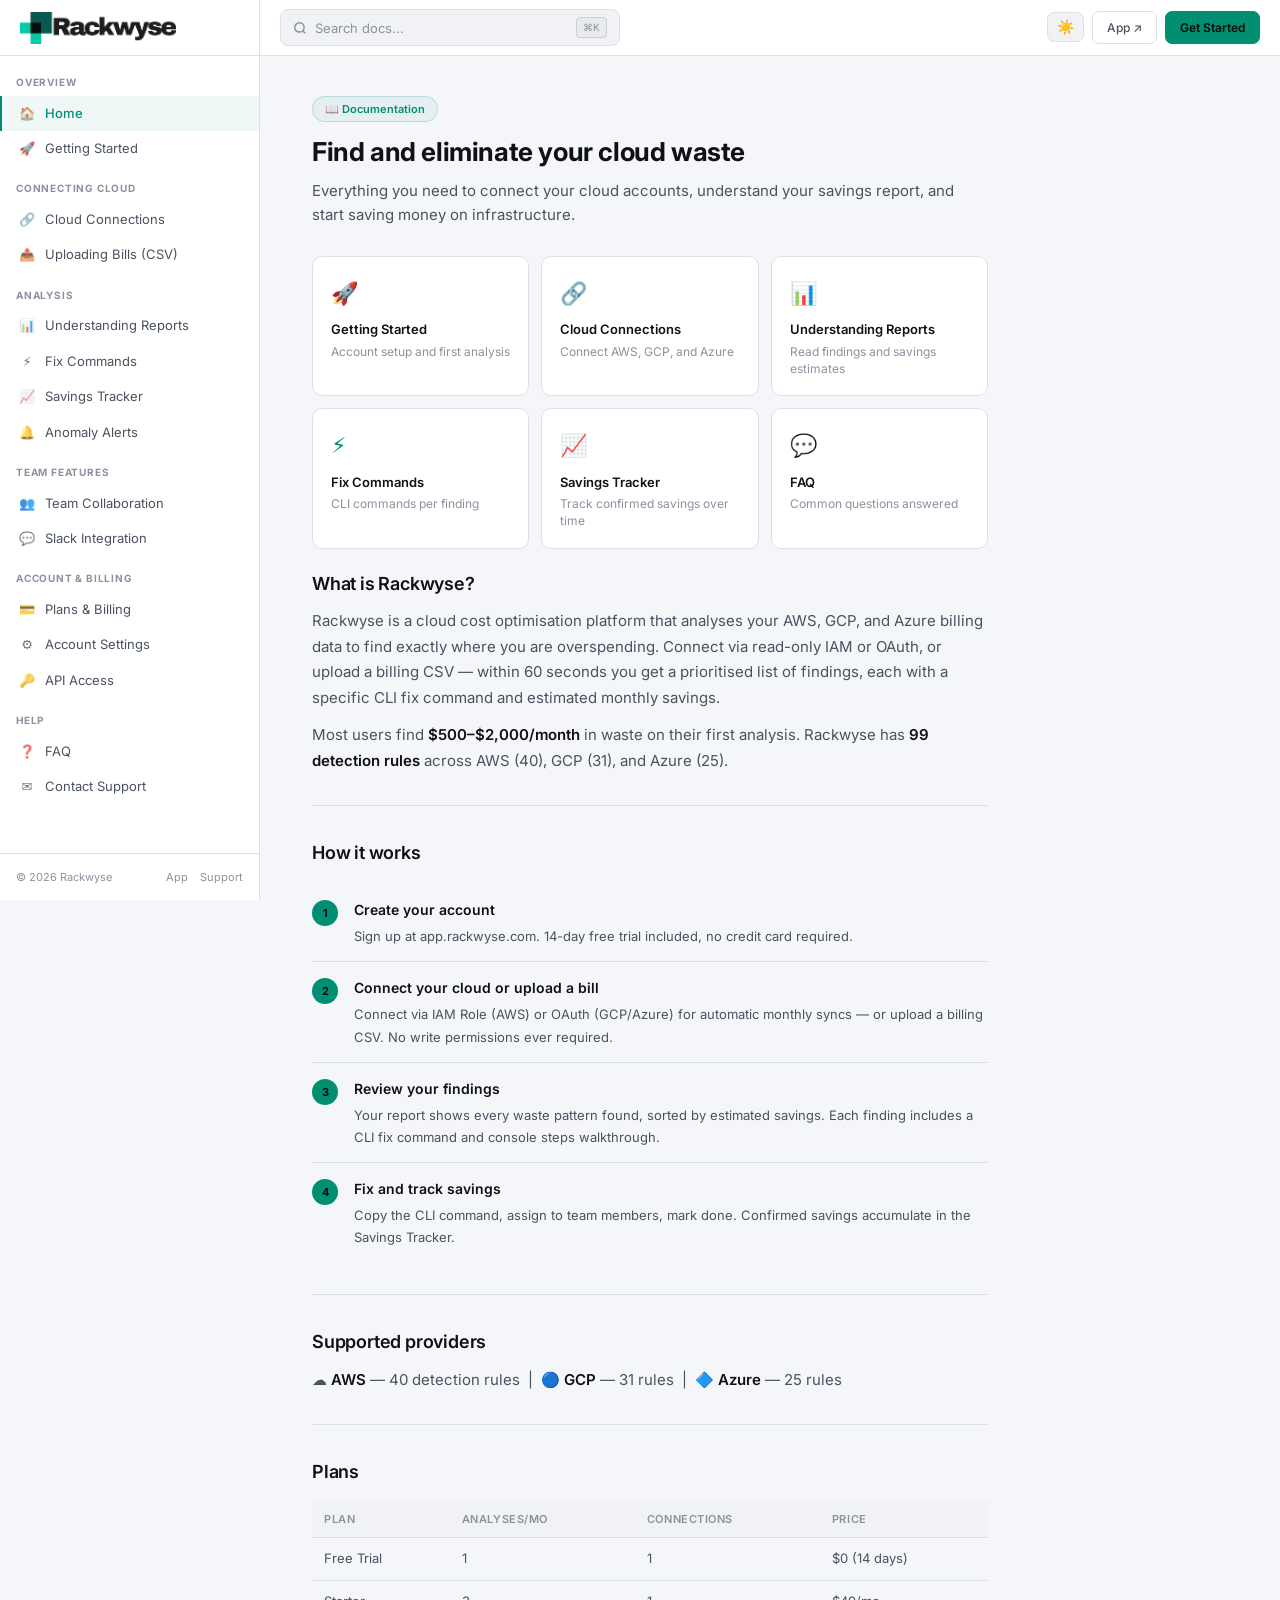
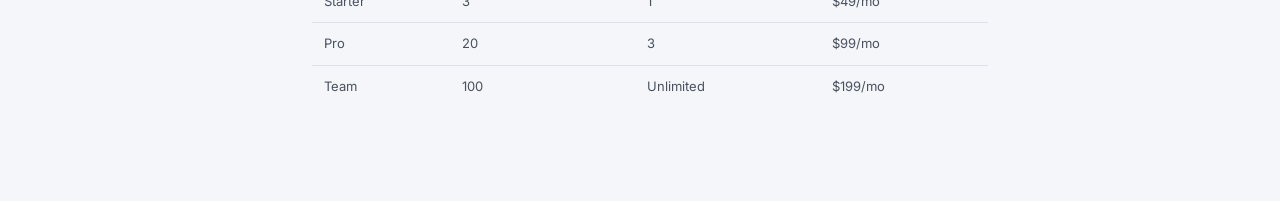
<file: index.html>
<!DOCTYPE html>
<html lang="en" data-theme="dark">
<head>
  <meta charset="UTF-8"/>
  <meta name="viewport" content="width=device-width,initial-scale=1"/>
  <title>Rackwyse Documentation — Rackwyse Docs</title>
  <meta name="description" content="Cloud cost optimization docs for AWS, GCP, and Azure."/>
  <link rel="icon" href="/favicon.ico" type="image/x-icon"/>
  <style>@import url('https://fonts.googleapis.com/css2?family=Inter:wght@400;500;600;700&family=JetBrains+Mono:wght@400;500&display=swap');

*,*::before,*::after{box-sizing:border-box;margin:0;padding:0}

:root{
  --bg:#0a0c0f;--surface:#111318;--surface2:#191c22;--surface3:#1f2229;
  --border:#252a33;--border2:#2e3440;
  --text:#eef0f5;--text2:#9aa3b0;--muted:#586270;
  --accent:#00d4aa;--accent-dim:rgba(0,212,170,.07);--accent-border:rgba(0,212,170,.18);
  --yellow:#f59e0b;--yellow-dim:rgba(245,158,11,.07);--yellow-border:rgba(245,158,11,.18);
  --blue:#3b82f6;--blue-dim:rgba(59,130,246,.07);--blue-border:rgba(59,130,246,.18);
  --font:'Inter',system-ui,sans-serif;--mono:'JetBrains Mono',monospace;
  --sidebar-w:260px;--topbar-h:56px;
}
[data-theme="light"]{
  --bg:#f4f6f9;--surface:#fff;--surface2:#f0f2f5;--surface3:#e8eaed;
  --border:#dde1e7;--border2:#c8cdd6;
  --text:#0f1117;--text2:#4a5260;--muted:#8b929f;
  --accent:#008f72;--accent-dim:rgba(0,143,114,.06);--accent-border:rgba(0,143,114,.2);
}

html{scroll-behavior:smooth}
body{font-family:var(--font);background:var(--bg);color:var(--text);line-height:1.65;font-size:15px}
a{color:var(--accent);text-decoration:none}
a:hover{text-decoration:underline}

/* ── TOP NAV ── */
.topnav{
  position:sticky;top:0;z-index:200;height:var(--topbar-h);
  background:var(--surface);border-bottom:1px solid var(--border);
  display:flex;align-items:center;gap:0;
  grid-column:1/-1;
}
.topnav-logo{
  width:var(--sidebar-w);flex-shrink:0;
  display:flex;align-items:center;padding:0 20px;
  border-right:1px solid var(--border);height:100%;
  text-decoration:none;
}
.topnav-logo img,.topbar-logo-svg{height:28px;display:block}.topbar-logo-svg svg{height:28px;width:auto}
.topnav-logo:hover{text-decoration:none}
.topnav-search{
  flex:1;display:flex;align-items:center;gap:10px;
  padding:0 20px;height:100%;position:relative;
}
.topnav-search-wrap{
  display:flex;align-items:center;gap:8px;
  background:var(--surface2);border:1px solid var(--border);
  border-radius:8px;padding:7px 12px;width:340px;max-width:100%;
  transition:border-color .15s,background .15s;cursor:text;
}
.topnav-search-wrap:focus-within{border-color:var(--accent-border);background:var(--surface)}
.search-icon{color:var(--muted);flex-shrink:0;display:flex;align-items:center}
.search-input{
  flex:1;background:none;border:none;outline:none;
  font-size:13px;color:var(--text);font-family:var(--font);
}
.search-input::placeholder{color:var(--muted)}
.search-kbd{
  font-size:10px;color:var(--muted);background:var(--surface3);
  border:1px solid var(--border2);border-radius:4px;
  padding:1px 6px;font-family:var(--font);white-space:nowrap;flex-shrink:0;
}
.search-dropdown{
  display:none;position:absolute;top:calc(100% - 4px);left:20px;
  width:400px;z-index:300;
  background:var(--surface);border:1px solid var(--border);
  border-radius:8px;overflow:hidden;box-shadow:0 8px 32px rgba(0,0,0,.4);
  max-height:320px;overflow-y:auto;
}
.search-dropdown.open{display:block}
.search-result{
  display:flex;flex-direction:column;gap:2px;
  padding:10px 16px;cursor:pointer;border-bottom:1px solid var(--border);
  text-decoration:none;transition:background .1s;
}
.search-result:last-child{border-bottom:none}
.search-result:hover{background:var(--accent-dim);text-decoration:none}
.search-result-title{font-size:13px;font-weight:500;color:var(--text)}
.search-result-section{font-size:11px;color:var(--muted)}
.search-empty{padding:16px;text-align:center;font-size:13px;color:var(--muted)}
.topnav-right{
  display:flex;align-items:center;gap:8px;padding:0 20px;flex-shrink:0;
}
.topnav-btn{
  font-size:12px;font-weight:500;padding:6px 14px;
  border-radius:7px;border:1px solid var(--border);
  color:var(--text2);font-family:var(--font);cursor:pointer;
  text-decoration:none;transition:all .1s;
}
.topnav-btn:hover{color:var(--text);background:var(--surface2);text-decoration:none}
.topnav-btn-primary{
  background:var(--accent);color:#060c0a;
  border-color:var(--accent);font-weight:600;
}
.topnav-btn-primary:hover{filter:brightness(1.08);color:#060c0a;text-decoration:none}
.theme-toggle{
  background:var(--surface2);border:1px solid var(--border);
  border-radius:7px;padding:6px 9px;cursor:pointer;
  display:flex;align-items:center;font-size:14px;transition:all .1s;
}
.theme-toggle:hover{background:var(--surface3)}

/* ── LAYOUT ── */
.docs-wrap{
  display:grid;
  grid-template-rows:var(--topbar-h) 1fr;
  grid-template-columns:var(--sidebar-w) 1fr;
  min-height:100vh;
}
.topnav{grid-row:1;grid-column:1/-1}

/* ── SIDEBAR ── */
.sidebar{
  grid-row:2;grid-column:1;
  background:var(--surface);border-right:1px solid var(--border);
  height:calc(100vh - var(--topbar-h));
  position:sticky;top:var(--topbar-h);
  overflow-y:auto;display:flex;flex-direction:column;
  scrollbar-width:thin;scrollbar-color:var(--border) transparent;
}
.sidebar::-webkit-scrollbar{width:3px}
.sidebar::-webkit-scrollbar-thumb{background:var(--border2)}
.sidebar-nav{flex:1;padding:8px 0}
.sidebar-section{
  font-size:10px;font-weight:700;color:var(--muted);
  text-transform:uppercase;letter-spacing:.08em;
  padding:14px 16px 5px;
}
.sidebar-section:first-child{padding-top:10px}
.sidebar-link{
  display:flex;align-items:center;gap:9px;
  padding:7px 16px;font-size:13px;color:var(--text2);
  text-decoration:none;border-left:2px solid transparent;
  transition:all .1s;
}
.sidebar-link:hover{color:var(--text);background:rgba(0,212,170,.05);text-decoration:none}
.sidebar-link.active{color:var(--accent);background:var(--accent-dim);border-left-color:var(--accent);font-weight:500}
.sidebar-icon{font-size:13px;flex-shrink:0;width:18px;text-align:center;opacity:.8}
.sidebar-footer{
  padding:14px 16px;border-top:1px solid var(--border);
  display:flex;align-items:center;justify-content:space-between;
  font-size:11px;color:var(--muted);flex-shrink:0;
}
.sidebar-footer a{color:var(--muted);text-decoration:none}
.sidebar-footer a:hover{color:var(--text)}
.sf-links{display:flex;gap:12px}

/* ── MAIN ── */
.main{
  grid-row:2;grid-column:2;
  padding:40px 52px 80px;
  max-width:780px;
}
.breadcrumb{
  display:flex;align-items:center;gap:6px;
  font-size:12px;color:var(--muted);margin-bottom:20px;
}
.breadcrumb a{color:var(--muted)}
.breadcrumb a:hover{color:var(--text)}
.bc-sep{color:var(--border2)}

.page-badge{
  display:inline-flex;align-items:center;gap:6px;
  background:var(--accent-dim);border:1px solid var(--accent-border);
  border-radius:20px;padding:3px 12px;
  font-size:11px;font-weight:600;color:var(--accent);
  margin-bottom:14px;
}
h1{font-size:26px;font-weight:700;letter-spacing:-.4px;margin-bottom:10px;line-height:1.25}
.page-sub{font-size:15px;color:var(--text2);margin-bottom:28px;line-height:1.65}
h2{font-size:18px;font-weight:600;letter-spacing:-.2px;margin:32px 0 10px;padding-top:32px;border-top:1px solid var(--border)}
h2:first-of-type{border-top:none;padding-top:0;margin-top:20px}
h3{font-size:15px;font-weight:600;margin:18px 0 7px}
p{margin-bottom:12px;color:var(--text2);line-height:1.7}
strong{color:var(--text);font-weight:600}
ul,ol{padding-left:20px;margin-bottom:12px;color:var(--text2)}
li{margin-bottom:5px;line-height:1.6}
code{font-family:var(--mono);font-size:12px;background:var(--surface2);border:1px solid var(--border);padding:2px 6px;border-radius:4px;color:var(--accent)}
pre{background:var(--surface2);border:1px solid var(--border);border-radius:8px;padding:16px;overflow-x:auto;margin:14px 0;position:relative}
pre code{background:none;border:none;padding:0;font-size:12px;color:var(--text);line-height:1.6}
table{width:100%;border-collapse:collapse;margin:14px 0;font-size:13px}
th{text-align:left;padding:9px 12px;font-size:11px;font-weight:600;color:var(--muted);text-transform:uppercase;letter-spacing:.05em;border-bottom:1px solid var(--border);background:var(--surface2)}
td{padding:10px 12px;border-bottom:1px solid var(--border);color:var(--text2)}
tr:last-child td{border-bottom:none}
tr:hover td{background:var(--surface2)}

.info-box{display:flex;gap:12px;padding:13px 15px;border-radius:8px;margin:14px 0;font-size:13px;line-height:1.65}
.info-box.tip{background:var(--accent-dim);border:1px solid var(--accent-border)}
.info-box.warn{background:var(--yellow-dim);border:1px solid var(--yellow-border)}
.info-box.info{background:var(--blue-dim);border:1px solid var(--blue-border)}
.info-icon{font-size:15px;flex-shrink:0;margin-top:1px}

.steps{display:flex;flex-direction:column;margin:16px 0}
.step{display:flex;gap:16px;padding:14px 0;border-bottom:1px solid var(--border)}
.step:last-child{border-bottom:none}
.step-num{width:26px;height:26px;border-radius:50%;background:var(--accent);color:#060c0a;font-size:11px;font-weight:700;display:flex;align-items:center;justify-content:center;flex-shrink:0;margin-top:2px}
.step-body h3{margin:0 0 4px;font-size:14px;font-weight:600;color:var(--text)}
.step-body p{margin:0;font-size:13px}

.card-grid{display:grid;grid-template-columns:repeat(auto-fit,minmax(175px,1fr));gap:12px;margin:18px 0}
.card{background:var(--surface);border:1px solid var(--border);border-radius:10px;padding:18px;text-decoration:none;transition:border-color .15s,transform .1s}
.card:hover{border-color:var(--accent-border);transform:translateY(-1px);text-decoration:none}
.card-icon{font-size:22px;margin-bottom:8px}
.card-title{font-size:13px;font-weight:600;color:var(--text);margin-bottom:3px}
.card-sub{font-size:12px;color:var(--muted);line-height:1.4}

.badge{display:inline-flex;padding:2px 7px;border-radius:9px;font-size:10px;font-weight:600;vertical-align:middle}
.badge-team{background:var(--yellow-dim);color:var(--yellow);border:1px solid var(--yellow-border)}

.copy-btn{position:absolute;top:8px;right:8px;background:var(--surface3);border:1px solid var(--border2);border-radius:5px;padding:3px 9px;font-size:10px;font-weight:500;color:var(--text2);cursor:pointer;font-family:var(--font);transition:all .1s}
.copy-btn:hover{background:var(--accent);color:#060c0a;border-color:var(--accent)}

.page-nav{display:flex;justify-content:space-between;margin-top:48px;padding-top:24px;border-top:1px solid var(--border);gap:16px}
.page-nav-btn{display:flex;flex-direction:column;gap:2px;padding:12px 16px;border:1px solid var(--border);border-radius:8px;text-decoration:none;transition:border-color .1s,background .1s;max-width:220px}
.page-nav-btn:hover{border-color:var(--accent-border);background:var(--accent-dim);text-decoration:none}
.page-nav-label{font-size:10px;font-weight:600;color:var(--muted);text-transform:uppercase;letter-spacing:.05em}
.page-nav-title{font-size:13px;font-weight:500;color:var(--text)}
.page-nav-btn.next{text-align:right;margin-left:auto}

/* mobile */
.mobile-bar{display:none;position:sticky;top:0;z-index:200;height:52px;background:var(--surface);border-bottom:1px solid var(--border);padding:0 16px;align-items:center;justify-content:space-between;gap:12px}
.hamburger{background:none;border:none;cursor:pointer;color:var(--text2);padding:4px;display:flex;align-items:center;border-radius:6px}
.hamburger:hover{background:var(--surface2);color:var(--text)}
.mobile-logo img{height:24px;width:auto}
.mobile-right{display:flex;gap:8px;align-items:center}
.sidebar-overlay{display:none;position:fixed;inset:0;z-index:150;background:rgba(0,0,0,.6)}
@media(max-width:900px){
  .docs-wrap{display:block}
  .topnav{display:none}
  .mobile-bar{display:flex}
  .sidebar{position:fixed;top:0;left:0;bottom:0;z-index:160;height:100vh;transform:translateX(-100%);transition:transform .25s;width:var(--sidebar-w)}
  .sidebar.open{transform:translateX(0)}
  .sidebar-overlay.open{display:block}
  .main{padding:28px 20px 60px;max-width:100%}
}
@media(max-width:480px){.card-grid{grid-template-columns:1fr 1fr}h1{font-size:22px}}
</style>
  <script>
(function(){
  var K='rw-theme';
  function getT(){return localStorage.getItem(K)||(matchMedia('(prefers-color-scheme:light)').matches?'light':'dark')}
  function setT(t){
    document.documentElement.setAttribute('data-theme',t);
    localStorage.setItem(K,t);
    var logoEls = document.querySelectorAll('#rw-logo-img');
    var src = t === 'dark' ? '/brand/logo-dark.png' : '/brand/logo-white.png';
    logoEls.forEach(function(el){ el.src = src; });
  }
  setT(getT());
  document.addEventListener('DOMContentLoaded',function(){
    setT(getT());

    // theme toggle
    document.querySelectorAll('.theme-toggle').forEach(function(b){
      b.addEventListener('click',function(){setT(getT()==='dark'?'light':'dark')});
    });

    // active link
    var path=location.pathname.replace(/\/$/,'');
    document.querySelectorAll('.sidebar-link').forEach(function(a){
      var h=a.getAttribute('href').replace(/\/$/,'');
      if(h===path||h===path+'.html'||(path==='/'&&h==='/index.html'))a.classList.add('active');
    });

    // mobile sidebar
    var sidebar=document.getElementById('sidebar');
    var overlay=document.getElementById('sidebar-overlay');
    function open(){sidebar&&sidebar.classList.add('open');overlay&&overlay.classList.add('open')}
    function close(){sidebar&&sidebar.classList.remove('open');overlay&&overlay.classList.remove('open')}
    document.querySelectorAll('.hamburger').forEach(function(b){b.addEventListener('click',open)});
    if(overlay)overlay.addEventListener('click',close);

    // search
    var PAGES=[
      {t:'Home',s:'Overview',u:'/index.html',k:'rackwyse cloud cost overview'},
      {t:'Getting Started',s:'Overview',u:'/pages/getting-started.html',k:'account signup login verify email first analysis'},
      {t:'Cloud Connections',s:'Connecting Cloud',u:'/pages/connections.html',k:'aws iam role gcp oauth azure bigquery connect'},
      {t:'Uploading Bills',s:'Connecting Cloud',u:'/pages/uploading-bills.html',k:'upload csv billing export aws gcp azure'},
      {t:'Understanding Reports',s:'Analysis',u:'/pages/understanding-reports.html',k:'findings report savings severity pdf share'},
      {t:'Fix Commands',s:'Analysis',u:'/pages/fix-commands.html',k:'cli command fix console steps assign finding status'},
      {t:'Savings Tracker',s:'Analysis',u:'/pages/savings-tracker.html',k:'savings tracker confirmed fixed mark resolve'},
      {t:'Anomaly Alerts',s:'Analysis',u:'/pages/anomaly-alerts.html',k:'anomaly alert spike spend email daily monthly'},
      {t:'Team Collaboration',s:'Team Features',u:'/pages/team.html',k:'team invite member role cost overview weekly digest'},
      {t:'Slack Integration',s:'Team Features',u:'/pages/slack.html',k:'slack webhook integration notification alert'},
      {t:'Plans & Billing',s:'Account & Billing',u:'/pages/billing.html',k:'plans pricing upgrade billing payment'},
      {t:'Account Settings',s:'Account & Billing',u:'/pages/account.html',k:'account settings profile password 2fa notifications'},
      {t:'API Access',s:'Account & Billing',u:'/pages/api.html',k:'api key rest endpoint programmatic'},
      {t:'FAQ',s:'Help',u:'/pages/faq.html',k:'faq questions answers security refund cancel'},
    ];
    var inp=document.getElementById('search-input');
    var drop=document.getElementById('search-dropdown');
    if(inp&&drop){
      function search(q){
        q=q.toLowerCase().trim();drop.innerHTML='';
        if(!q){drop.classList.remove('open');return}
        var res=PAGES.filter(function(p){return p.t.toLowerCase().includes(q)||p.k.includes(q)||p.s.toLowerCase().includes(q)}).slice(0,6);
        if(!res.length){drop.innerHTML='<div class="search-empty">No results for \''+q+'\'</div>'}
        else res.forEach(function(p){
          var a=document.createElement('a');a.className='search-result';a.href=p.u;
          a.innerHTML='<span class="search-result-title">'+p.t+'</span><span class="search-result-section">'+p.s+'</span>';
          drop.appendChild(a);
        });
        drop.classList.add('open');
      }
      inp.addEventListener('input',function(){search(this.value)});
      document.addEventListener('click',function(e){if(!e.target.closest('.topnav-search'))drop.classList.remove('open')});
      document.addEventListener('keydown',function(e){
        if((e.metaKey||e.ctrlKey)&&e.key==='k'){e.preventDefault();inp.focus();inp.select()}
        if(e.key==='Escape'){drop.classList.remove('open');inp.blur()}
      });
    }

    // copy buttons
    document.querySelectorAll('pre').forEach(function(pre){
      var btn=document.createElement('button');btn.className='copy-btn';btn.textContent='Copy';
      btn.addEventListener('click',function(){
        var txt=pre.querySelector('code')?pre.querySelector('code').textContent:pre.textContent;
        navigator.clipboard.writeText(txt).then(function(){btn.textContent='Copied!';setTimeout(function(){btn.textContent='Copy'},1500)});
      });
      pre.appendChild(btn);
    });
  });
})();
</script>
</head>
<body>
<div class="mobile-bar">
  <button class="hamburger" aria-label="Menu"><svg width="20" height="20" viewBox="0 0 24 24" fill="none" stroke="currentColor" stroke-width="2"><line x1="3" y1="6" x2="21" y2="6"/><line x1="3" y1="12" x2="21" y2="12"/><line x1="3" y1="18" x2="21" y2="18"/></svg></button>
  <a href="/index.html" class="mobile-logo"><span id="mobile-logo-img" style="display:flex;align-items:center"><svg width="140" height="32" viewBox="0 0 140 32" fill="none" xmlns="http://www.w3.org/2000/svg"><rect width="28" height="28" rx="7" y="2" fill="#00d4aa"/><path d="M7 22L11 10L16 16L20 12L22 22H7Z" fill="#060c0a"/><text x="36" y="22" font-family="Inter,system-ui,sans-serif" font-size="16" font-weight="700" fill="#eef0f5" letter-spacing="-0.3">Rackwyse</text></svg></span></a>
  <div class="mobile-right"><button class="theme-toggle" aria-label="Toggle theme"><span>☀️</span></button></div>
</div>
<div class="sidebar-overlay" id="sidebar-overlay"></div>
<div class="docs-wrap">
  <header class="topnav">
  <a href="/index.html" class="topnav-logo">
    <img src="/brand/logo-dark.png" alt="Rackwyse" id="rw-logo-img" style="height:32px;width:auto;display:block"/>
  </a>
  <div class="topnav-search">
    <div class="topnav-search-wrap">
      <span class="search-icon"><svg width="14" height="14" viewBox="0 0 24 24" fill="none" stroke="currentColor" stroke-width="2.5"><circle cx="11" cy="11" r="8"/><path d="m21 21-4.35-4.35"/></svg></span>
      <input type="text" id="search-input" class="search-input" placeholder="Search docs..." autocomplete="off"/>
      <kbd class="search-kbd">⌘K</kbd>
    </div>
    <div class="search-dropdown" id="search-dropdown"></div>
  </div>
  <div class="topnav-right">
    <button class="theme-toggle" aria-label="Toggle theme" id="theme-toggle-btn">
      <span id="theme-icon">☀️</span>
    </button>
    <a href="https://app.rackwyse.com" class="topnav-btn" target="_blank">App ↗</a>
    <a href="https://app.rackwyse.com/register" class="topnav-btn topnav-btn-primary">Get Started</a>
  </div>
</header>
  <aside class="sidebar" id="sidebar">
  <nav class="sidebar-nav"><div class="sidebar-section">Overview</div>
<a href="/index.html" class="sidebar-link"><span class="sidebar-icon">🏠</span>Home</a>
<a href="/pages/getting-started.html" class="sidebar-link"><span class="sidebar-icon">🚀</span>Getting Started</a>
<div class="sidebar-section">Connecting Cloud</div>
<a href="/pages/connections.html" class="sidebar-link"><span class="sidebar-icon">🔗</span>Cloud Connections</a>
<a href="/pages/uploading-bills.html" class="sidebar-link"><span class="sidebar-icon">📤</span>Uploading Bills (CSV)</a>
<div class="sidebar-section">Analysis</div>
<a href="/pages/understanding-reports.html" class="sidebar-link"><span class="sidebar-icon">📊</span>Understanding Reports</a>
<a href="/pages/fix-commands.html" class="sidebar-link"><span class="sidebar-icon">⚡</span>Fix Commands</a>
<a href="/pages/savings-tracker.html" class="sidebar-link"><span class="sidebar-icon">📈</span>Savings Tracker</a>
<a href="/pages/anomaly-alerts.html" class="sidebar-link"><span class="sidebar-icon">🔔</span>Anomaly Alerts</a>
<div class="sidebar-section">Team Features</div>
<a href="/pages/team.html" class="sidebar-link"><span class="sidebar-icon">👥</span>Team Collaboration</a>
<a href="/pages/slack.html" class="sidebar-link"><span class="sidebar-icon">💬</span>Slack Integration</a>
<div class="sidebar-section">Account & Billing</div>
<a href="/pages/billing.html" class="sidebar-link"><span class="sidebar-icon">💳</span>Plans & Billing</a>
<a href="/pages/account.html" class="sidebar-link"><span class="sidebar-icon">⚙️</span>Account Settings</a>
<a href="/pages/api.html" class="sidebar-link"><span class="sidebar-icon">🔑</span>API Access</a>
<div class="sidebar-section">Help</div>
<a href="/pages/faq.html" class="sidebar-link"><span class="sidebar-icon">❓</span>FAQ</a>
<a href="mailto:support@rackwyse.com" class="sidebar-link"><span class="sidebar-icon">✉️</span>Contact Support</a>
</nav>
  <div class="sidebar-footer">
    <span>© 2026 Rackwyse</span>
    <div class="sf-links"><a href="https://app.rackwyse.com">App</a><a href="mailto:support@rackwyse.com">Support</a></div>
  </div>
</aside>
  <main class="main">

<div class="page-badge">📖 Documentation</div>
<h1>Find and eliminate your cloud waste</h1>
<p class="page-sub">Everything you need to connect your cloud accounts, understand your savings report, and start saving money on infrastructure.</p>
<div class="card-grid">
  <a href="/pages/getting-started.html" class="card"><div class="card-icon">🚀</div><div class="card-title">Getting Started</div><div class="card-sub">Account setup and first analysis</div></a>
  <a href="/pages/connections.html" class="card"><div class="card-icon">🔗</div><div class="card-title">Cloud Connections</div><div class="card-sub">Connect AWS, GCP, and Azure</div></a>
  <a href="/pages/understanding-reports.html" class="card"><div class="card-icon">📊</div><div class="card-title">Understanding Reports</div><div class="card-sub">Read findings and savings estimates</div></a>
  <a href="/pages/fix-commands.html" class="card"><div class="card-icon">⚡</div><div class="card-title">Fix Commands</div><div class="card-sub">CLI commands per finding</div></a>
  <a href="/pages/savings-tracker.html" class="card"><div class="card-icon">📈</div><div class="card-title">Savings Tracker</div><div class="card-sub">Track confirmed savings over time</div></a>
  <a href="/pages/faq.html" class="card"><div class="card-icon">💬</div><div class="card-title">FAQ</div><div class="card-sub">Common questions answered</div></a>
</div>
<h2>What is Rackwyse?</h2>
<p>Rackwyse is a cloud cost optimisation platform that analyses your AWS, GCP, and Azure billing data to find exactly where you are overspending. Connect via read-only IAM or OAuth, or upload a billing CSV — within 60 seconds you get a prioritised list of findings, each with a specific CLI fix command and estimated monthly savings.</p>
<p>Most users find <strong>$500–$2,000/month</strong> in waste on their first analysis. Rackwyse has <strong>99 detection rules</strong> across AWS (40), GCP (31), and Azure (25).</p>
<h2>How it works</h2>
<div class="steps">
  <div class="step"><div class="step-num">1</div><div class="step-body"><h3>Create your account</h3><p>Sign up at app.rackwyse.com. 14-day free trial included, no credit card required.</p></div></div>
  <div class="step"><div class="step-num">2</div><div class="step-body"><h3>Connect your cloud or upload a bill</h3><p>Connect via IAM Role (AWS) or OAuth (GCP/Azure) for automatic monthly syncs — or upload a billing CSV. No write permissions ever required.</p></div></div>
  <div class="step"><div class="step-num">3</div><div class="step-body"><h3>Review your findings</h3><p>Your report shows every waste pattern found, sorted by estimated savings. Each finding includes a CLI fix command and console steps walkthrough.</p></div></div>
  <div class="step"><div class="step-num">4</div><div class="step-body"><h3>Fix and track savings</h3><p>Copy the CLI command, assign to team members, mark done. Confirmed savings accumulate in the Savings Tracker.</p></div></div>
</div>
<h2>Supported providers</h2>
<p>☁️ <strong>AWS</strong> — 40 detection rules &nbsp;|&nbsp; 🔵 <strong>GCP</strong> — 31 rules &nbsp;|&nbsp; 🔷 <strong>Azure</strong> — 25 rules</p>
<h2>Plans</h2>
<table>
  <tr><th>Plan</th><th>Analyses/mo</th><th>Connections</th><th>Price</th></tr>
  <tr><td>Free Trial</td><td>1</td><td>1</td><td>$0 (14 days)</td></tr>
  <tr><td>Starter</td><td>3</td><td>1</td><td>$49/mo</td></tr>
  <tr><td>Pro</td><td>20</td><td>3</td><td>$99/mo</td></tr>
  <tr><td>Team</td><td>100</td><td>Unlimited</td><td>$199/mo</td></tr>
</table>

  </main>
</div>
</body>
</html>
</file>
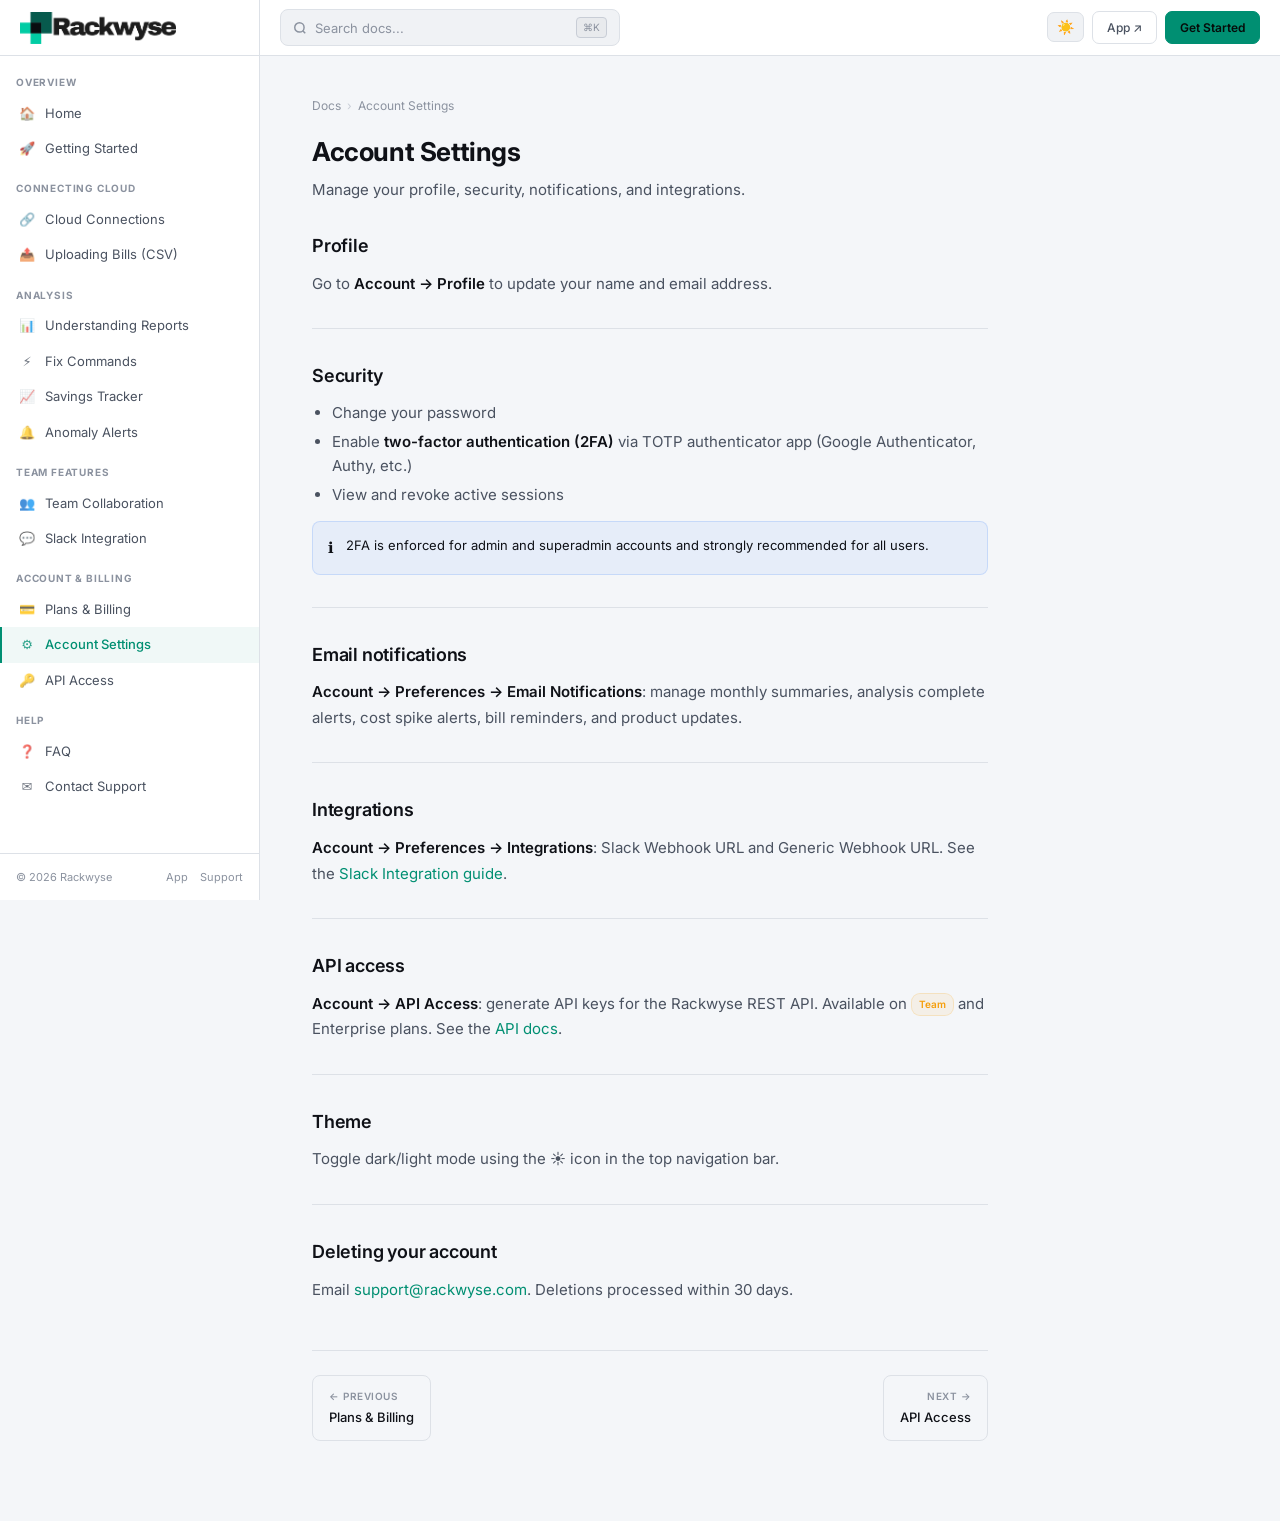
<file: pages/account.html>
<!DOCTYPE html>
<html lang="en" data-theme="dark">
<head>
  <meta charset="UTF-8"/>
  <meta name="viewport" content="width=device-width,initial-scale=1"/>
  <title>Account Settings — Rackwyse Docs</title>
  <meta name="description" content="Manage your Rackwyse account, security, and preferences."/>
  <link rel="icon" href="/favicon.ico" type="image/x-icon"/>
  <style>@import url('https://fonts.googleapis.com/css2?family=Inter:wght@400;500;600;700&family=JetBrains+Mono:wght@400;500&display=swap');

*,*::before,*::after{box-sizing:border-box;margin:0;padding:0}

:root{
  --bg:#0a0c0f;--surface:#111318;--surface2:#191c22;--surface3:#1f2229;
  --border:#252a33;--border2:#2e3440;
  --text:#eef0f5;--text2:#9aa3b0;--muted:#586270;
  --accent:#00d4aa;--accent-dim:rgba(0,212,170,.07);--accent-border:rgba(0,212,170,.18);
  --yellow:#f59e0b;--yellow-dim:rgba(245,158,11,.07);--yellow-border:rgba(245,158,11,.18);
  --blue:#3b82f6;--blue-dim:rgba(59,130,246,.07);--blue-border:rgba(59,130,246,.18);
  --font:'Inter',system-ui,sans-serif;--mono:'JetBrains Mono',monospace;
  --sidebar-w:260px;--topbar-h:56px;
}
[data-theme="light"]{
  --bg:#f4f6f9;--surface:#fff;--surface2:#f0f2f5;--surface3:#e8eaed;
  --border:#dde1e7;--border2:#c8cdd6;
  --text:#0f1117;--text2:#4a5260;--muted:#8b929f;
  --accent:#008f72;--accent-dim:rgba(0,143,114,.06);--accent-border:rgba(0,143,114,.2);
}

html{scroll-behavior:smooth}
body{font-family:var(--font);background:var(--bg);color:var(--text);line-height:1.65;font-size:15px}
a{color:var(--accent);text-decoration:none}
a:hover{text-decoration:underline}

/* ── TOP NAV ── */
.topnav{
  position:sticky;top:0;z-index:200;height:var(--topbar-h);
  background:var(--surface);border-bottom:1px solid var(--border);
  display:flex;align-items:center;gap:0;
  grid-column:1/-1;
}
.topnav-logo{
  width:var(--sidebar-w);flex-shrink:0;
  display:flex;align-items:center;padding:0 20px;
  border-right:1px solid var(--border);height:100%;
  text-decoration:none;
}
.topnav-logo img,.topbar-logo-svg{height:28px;display:block}.topbar-logo-svg svg{height:28px;width:auto}
.topnav-logo:hover{text-decoration:none}
.topnav-search{
  flex:1;display:flex;align-items:center;gap:10px;
  padding:0 20px;height:100%;position:relative;
}
.topnav-search-wrap{
  display:flex;align-items:center;gap:8px;
  background:var(--surface2);border:1px solid var(--border);
  border-radius:8px;padding:7px 12px;width:340px;max-width:100%;
  transition:border-color .15s,background .15s;cursor:text;
}
.topnav-search-wrap:focus-within{border-color:var(--accent-border);background:var(--surface)}
.search-icon{color:var(--muted);flex-shrink:0;display:flex;align-items:center}
.search-input{
  flex:1;background:none;border:none;outline:none;
  font-size:13px;color:var(--text);font-family:var(--font);
}
.search-input::placeholder{color:var(--muted)}
.search-kbd{
  font-size:10px;color:var(--muted);background:var(--surface3);
  border:1px solid var(--border2);border-radius:4px;
  padding:1px 6px;font-family:var(--font);white-space:nowrap;flex-shrink:0;
}
.search-dropdown{
  display:none;position:absolute;top:calc(100% - 4px);left:20px;
  width:400px;z-index:300;
  background:var(--surface);border:1px solid var(--border);
  border-radius:8px;overflow:hidden;box-shadow:0 8px 32px rgba(0,0,0,.4);
  max-height:320px;overflow-y:auto;
}
.search-dropdown.open{display:block}
.search-result{
  display:flex;flex-direction:column;gap:2px;
  padding:10px 16px;cursor:pointer;border-bottom:1px solid var(--border);
  text-decoration:none;transition:background .1s;
}
.search-result:last-child{border-bottom:none}
.search-result:hover{background:var(--accent-dim);text-decoration:none}
.search-result-title{font-size:13px;font-weight:500;color:var(--text)}
.search-result-section{font-size:11px;color:var(--muted)}
.search-empty{padding:16px;text-align:center;font-size:13px;color:var(--muted)}
.topnav-right{
  display:flex;align-items:center;gap:8px;padding:0 20px;flex-shrink:0;
}
.topnav-btn{
  font-size:12px;font-weight:500;padding:6px 14px;
  border-radius:7px;border:1px solid var(--border);
  color:var(--text2);font-family:var(--font);cursor:pointer;
  text-decoration:none;transition:all .1s;
}
.topnav-btn:hover{color:var(--text);background:var(--surface2);text-decoration:none}
.topnav-btn-primary{
  background:var(--accent);color:#060c0a;
  border-color:var(--accent);font-weight:600;
}
.topnav-btn-primary:hover{filter:brightness(1.08);color:#060c0a;text-decoration:none}
.theme-toggle{
  background:var(--surface2);border:1px solid var(--border);
  border-radius:7px;padding:6px 9px;cursor:pointer;
  display:flex;align-items:center;font-size:14px;transition:all .1s;
}
.theme-toggle:hover{background:var(--surface3)}

/* ── LAYOUT ── */
.docs-wrap{
  display:grid;
  grid-template-rows:var(--topbar-h) 1fr;
  grid-template-columns:var(--sidebar-w) 1fr;
  min-height:100vh;
}
.topnav{grid-row:1;grid-column:1/-1}

/* ── SIDEBAR ── */
.sidebar{
  grid-row:2;grid-column:1;
  background:var(--surface);border-right:1px solid var(--border);
  height:calc(100vh - var(--topbar-h));
  position:sticky;top:var(--topbar-h);
  overflow-y:auto;display:flex;flex-direction:column;
  scrollbar-width:thin;scrollbar-color:var(--border) transparent;
}
.sidebar::-webkit-scrollbar{width:3px}
.sidebar::-webkit-scrollbar-thumb{background:var(--border2)}
.sidebar-nav{flex:1;padding:8px 0}
.sidebar-section{
  font-size:10px;font-weight:700;color:var(--muted);
  text-transform:uppercase;letter-spacing:.08em;
  padding:14px 16px 5px;
}
.sidebar-section:first-child{padding-top:10px}
.sidebar-link{
  display:flex;align-items:center;gap:9px;
  padding:7px 16px;font-size:13px;color:var(--text2);
  text-decoration:none;border-left:2px solid transparent;
  transition:all .1s;
}
.sidebar-link:hover{color:var(--text);background:rgba(0,212,170,.05);text-decoration:none}
.sidebar-link.active{color:var(--accent);background:var(--accent-dim);border-left-color:var(--accent);font-weight:500}
.sidebar-icon{font-size:13px;flex-shrink:0;width:18px;text-align:center;opacity:.8}
.sidebar-footer{
  padding:14px 16px;border-top:1px solid var(--border);
  display:flex;align-items:center;justify-content:space-between;
  font-size:11px;color:var(--muted);flex-shrink:0;
}
.sidebar-footer a{color:var(--muted);text-decoration:none}
.sidebar-footer a:hover{color:var(--text)}
.sf-links{display:flex;gap:12px}

/* ── MAIN ── */
.main{
  grid-row:2;grid-column:2;
  padding:40px 52px 80px;
  max-width:780px;
}
.breadcrumb{
  display:flex;align-items:center;gap:6px;
  font-size:12px;color:var(--muted);margin-bottom:20px;
}
.breadcrumb a{color:var(--muted)}
.breadcrumb a:hover{color:var(--text)}
.bc-sep{color:var(--border2)}

.page-badge{
  display:inline-flex;align-items:center;gap:6px;
  background:var(--accent-dim);border:1px solid var(--accent-border);
  border-radius:20px;padding:3px 12px;
  font-size:11px;font-weight:600;color:var(--accent);
  margin-bottom:14px;
}
h1{font-size:26px;font-weight:700;letter-spacing:-.4px;margin-bottom:10px;line-height:1.25}
.page-sub{font-size:15px;color:var(--text2);margin-bottom:28px;line-height:1.65}
h2{font-size:18px;font-weight:600;letter-spacing:-.2px;margin:32px 0 10px;padding-top:32px;border-top:1px solid var(--border)}
h2:first-of-type{border-top:none;padding-top:0;margin-top:20px}
h3{font-size:15px;font-weight:600;margin:18px 0 7px}
p{margin-bottom:12px;color:var(--text2);line-height:1.7}
strong{color:var(--text);font-weight:600}
ul,ol{padding-left:20px;margin-bottom:12px;color:var(--text2)}
li{margin-bottom:5px;line-height:1.6}
code{font-family:var(--mono);font-size:12px;background:var(--surface2);border:1px solid var(--border);padding:2px 6px;border-radius:4px;color:var(--accent)}
pre{background:var(--surface2);border:1px solid var(--border);border-radius:8px;padding:16px;overflow-x:auto;margin:14px 0;position:relative}
pre code{background:none;border:none;padding:0;font-size:12px;color:var(--text);line-height:1.6}
table{width:100%;border-collapse:collapse;margin:14px 0;font-size:13px}
th{text-align:left;padding:9px 12px;font-size:11px;font-weight:600;color:var(--muted);text-transform:uppercase;letter-spacing:.05em;border-bottom:1px solid var(--border);background:var(--surface2)}
td{padding:10px 12px;border-bottom:1px solid var(--border);color:var(--text2)}
tr:last-child td{border-bottom:none}
tr:hover td{background:var(--surface2)}

.info-box{display:flex;gap:12px;padding:13px 15px;border-radius:8px;margin:14px 0;font-size:13px;line-height:1.65}
.info-box.tip{background:var(--accent-dim);border:1px solid var(--accent-border)}
.info-box.warn{background:var(--yellow-dim);border:1px solid var(--yellow-border)}
.info-box.info{background:var(--blue-dim);border:1px solid var(--blue-border)}
.info-icon{font-size:15px;flex-shrink:0;margin-top:1px}

.steps{display:flex;flex-direction:column;margin:16px 0}
.step{display:flex;gap:16px;padding:14px 0;border-bottom:1px solid var(--border)}
.step:last-child{border-bottom:none}
.step-num{width:26px;height:26px;border-radius:50%;background:var(--accent);color:#060c0a;font-size:11px;font-weight:700;display:flex;align-items:center;justify-content:center;flex-shrink:0;margin-top:2px}
.step-body h3{margin:0 0 4px;font-size:14px;font-weight:600;color:var(--text)}
.step-body p{margin:0;font-size:13px}

.card-grid{display:grid;grid-template-columns:repeat(auto-fit,minmax(175px,1fr));gap:12px;margin:18px 0}
.card{background:var(--surface);border:1px solid var(--border);border-radius:10px;padding:18px;text-decoration:none;transition:border-color .15s,transform .1s}
.card:hover{border-color:var(--accent-border);transform:translateY(-1px);text-decoration:none}
.card-icon{font-size:22px;margin-bottom:8px}
.card-title{font-size:13px;font-weight:600;color:var(--text);margin-bottom:3px}
.card-sub{font-size:12px;color:var(--muted);line-height:1.4}

.badge{display:inline-flex;padding:2px 7px;border-radius:9px;font-size:10px;font-weight:600;vertical-align:middle}
.badge-team{background:var(--yellow-dim);color:var(--yellow);border:1px solid var(--yellow-border)}

.copy-btn{position:absolute;top:8px;right:8px;background:var(--surface3);border:1px solid var(--border2);border-radius:5px;padding:3px 9px;font-size:10px;font-weight:500;color:var(--text2);cursor:pointer;font-family:var(--font);transition:all .1s}
.copy-btn:hover{background:var(--accent);color:#060c0a;border-color:var(--accent)}

.page-nav{display:flex;justify-content:space-between;margin-top:48px;padding-top:24px;border-top:1px solid var(--border);gap:16px}
.page-nav-btn{display:flex;flex-direction:column;gap:2px;padding:12px 16px;border:1px solid var(--border);border-radius:8px;text-decoration:none;transition:border-color .1s,background .1s;max-width:220px}
.page-nav-btn:hover{border-color:var(--accent-border);background:var(--accent-dim);text-decoration:none}
.page-nav-label{font-size:10px;font-weight:600;color:var(--muted);text-transform:uppercase;letter-spacing:.05em}
.page-nav-title{font-size:13px;font-weight:500;color:var(--text)}
.page-nav-btn.next{text-align:right;margin-left:auto}

/* mobile */
.mobile-bar{display:none;position:sticky;top:0;z-index:200;height:52px;background:var(--surface);border-bottom:1px solid var(--border);padding:0 16px;align-items:center;justify-content:space-between;gap:12px}
.hamburger{background:none;border:none;cursor:pointer;color:var(--text2);padding:4px;display:flex;align-items:center;border-radius:6px}
.hamburger:hover{background:var(--surface2);color:var(--text)}
.mobile-logo img{height:24px;width:auto}
.mobile-right{display:flex;gap:8px;align-items:center}
.sidebar-overlay{display:none;position:fixed;inset:0;z-index:150;background:rgba(0,0,0,.6)}
@media(max-width:900px){
  .docs-wrap{display:block}
  .topnav{display:none}
  .mobile-bar{display:flex}
  .sidebar{position:fixed;top:0;left:0;bottom:0;z-index:160;height:100vh;transform:translateX(-100%);transition:transform .25s;width:var(--sidebar-w)}
  .sidebar.open{transform:translateX(0)}
  .sidebar-overlay.open{display:block}
  .main{padding:28px 20px 60px;max-width:100%}
}
@media(max-width:480px){.card-grid{grid-template-columns:1fr 1fr}h1{font-size:22px}}
</style>
  <script>
(function(){
  var K='rw-theme';
  function getT(){return localStorage.getItem(K)||(matchMedia('(prefers-color-scheme:light)').matches?'light':'dark')}
  function setT(t){
    document.documentElement.setAttribute('data-theme',t);
    localStorage.setItem(K,t);
    var logoEls = document.querySelectorAll('#rw-logo-img');
    var src = t === 'dark' ? '/brand/logo-dark.png' : '/brand/logo-white.png';
    logoEls.forEach(function(el){ el.src = src; });
  }
  setT(getT());
  document.addEventListener('DOMContentLoaded',function(){
    setT(getT());

    // theme toggle
    document.querySelectorAll('.theme-toggle').forEach(function(b){
      b.addEventListener('click',function(){setT(getT()==='dark'?'light':'dark')});
    });

    // active link
    var path=location.pathname.replace(/\/$/,'');
    document.querySelectorAll('.sidebar-link').forEach(function(a){
      var h=a.getAttribute('href').replace(/\/$/,'');
      if(h===path||h===path+'.html'||(path==='/'&&h==='/index.html'))a.classList.add('active');
    });

    // mobile sidebar
    var sidebar=document.getElementById('sidebar');
    var overlay=document.getElementById('sidebar-overlay');
    function open(){sidebar&&sidebar.classList.add('open');overlay&&overlay.classList.add('open')}
    function close(){sidebar&&sidebar.classList.remove('open');overlay&&overlay.classList.remove('open')}
    document.querySelectorAll('.hamburger').forEach(function(b){b.addEventListener('click',open)});
    if(overlay)overlay.addEventListener('click',close);

    // search
    var PAGES=[
      {t:'Home',s:'Overview',u:'/index.html',k:'rackwyse cloud cost overview'},
      {t:'Getting Started',s:'Overview',u:'/pages/getting-started.html',k:'account signup login verify email first analysis'},
      {t:'Cloud Connections',s:'Connecting Cloud',u:'/pages/connections.html',k:'aws iam role gcp oauth azure bigquery connect'},
      {t:'Uploading Bills',s:'Connecting Cloud',u:'/pages/uploading-bills.html',k:'upload csv billing export aws gcp azure'},
      {t:'Understanding Reports',s:'Analysis',u:'/pages/understanding-reports.html',k:'findings report savings severity pdf share'},
      {t:'Fix Commands',s:'Analysis',u:'/pages/fix-commands.html',k:'cli command fix console steps assign finding status'},
      {t:'Savings Tracker',s:'Analysis',u:'/pages/savings-tracker.html',k:'savings tracker confirmed fixed mark resolve'},
      {t:'Anomaly Alerts',s:'Analysis',u:'/pages/anomaly-alerts.html',k:'anomaly alert spike spend email daily monthly'},
      {t:'Team Collaboration',s:'Team Features',u:'/pages/team.html',k:'team invite member role cost overview weekly digest'},
      {t:'Slack Integration',s:'Team Features',u:'/pages/slack.html',k:'slack webhook integration notification alert'},
      {t:'Plans & Billing',s:'Account & Billing',u:'/pages/billing.html',k:'plans pricing upgrade billing payment'},
      {t:'Account Settings',s:'Account & Billing',u:'/pages/account.html',k:'account settings profile password 2fa notifications'},
      {t:'API Access',s:'Account & Billing',u:'/pages/api.html',k:'api key rest endpoint programmatic'},
      {t:'FAQ',s:'Help',u:'/pages/faq.html',k:'faq questions answers security refund cancel'},
    ];
    var inp=document.getElementById('search-input');
    var drop=document.getElementById('search-dropdown');
    if(inp&&drop){
      function search(q){
        q=q.toLowerCase().trim();drop.innerHTML='';
        if(!q){drop.classList.remove('open');return}
        var res=PAGES.filter(function(p){return p.t.toLowerCase().includes(q)||p.k.includes(q)||p.s.toLowerCase().includes(q)}).slice(0,6);
        if(!res.length){drop.innerHTML='<div class="search-empty">No results for \''+q+'\'</div>'}
        else res.forEach(function(p){
          var a=document.createElement('a');a.className='search-result';a.href=p.u;
          a.innerHTML='<span class="search-result-title">'+p.t+'</span><span class="search-result-section">'+p.s+'</span>';
          drop.appendChild(a);
        });
        drop.classList.add('open');
      }
      inp.addEventListener('input',function(){search(this.value)});
      document.addEventListener('click',function(e){if(!e.target.closest('.topnav-search'))drop.classList.remove('open')});
      document.addEventListener('keydown',function(e){
        if((e.metaKey||e.ctrlKey)&&e.key==='k'){e.preventDefault();inp.focus();inp.select()}
        if(e.key==='Escape'){drop.classList.remove('open');inp.blur()}
      });
    }

    // copy buttons
    document.querySelectorAll('pre').forEach(function(pre){
      var btn=document.createElement('button');btn.className='copy-btn';btn.textContent='Copy';
      btn.addEventListener('click',function(){
        var txt=pre.querySelector('code')?pre.querySelector('code').textContent:pre.textContent;
        navigator.clipboard.writeText(txt).then(function(){btn.textContent='Copied!';setTimeout(function(){btn.textContent='Copy'},1500)});
      });
      pre.appendChild(btn);
    });
  });
})();
</script>
</head>
<body>
<div class="mobile-bar">
  <button class="hamburger" aria-label="Menu"><svg width="20" height="20" viewBox="0 0 24 24" fill="none" stroke="currentColor" stroke-width="2"><line x1="3" y1="6" x2="21" y2="6"/><line x1="3" y1="12" x2="21" y2="12"/><line x1="3" y1="18" x2="21" y2="18"/></svg></button>
  <a href="/index.html" class="mobile-logo"><span id="mobile-logo-img" style="display:flex;align-items:center"><svg width="140" height="32" viewBox="0 0 140 32" fill="none" xmlns="http://www.w3.org/2000/svg"><rect width="28" height="28" rx="7" y="2" fill="#00d4aa"/><path d="M7 22L11 10L16 16L20 12L22 22H7Z" fill="#060c0a"/><text x="36" y="22" font-family="Inter,system-ui,sans-serif" font-size="16" font-weight="700" fill="#eef0f5" letter-spacing="-0.3">Rackwyse</text></svg></span></a>
  <div class="mobile-right"><button class="theme-toggle" aria-label="Toggle theme"><span>☀️</span></button></div>
</div>
<div class="sidebar-overlay" id="sidebar-overlay"></div>
<div class="docs-wrap">
  <header class="topnav">
  <a href="/index.html" class="topnav-logo">
    <img src="/brand/logo-dark.png" alt="Rackwyse" id="rw-logo-img" style="height:32px;width:auto;display:block"/>
  </a>
  <div class="topnav-search">
    <div class="topnav-search-wrap">
      <span class="search-icon"><svg width="14" height="14" viewBox="0 0 24 24" fill="none" stroke="currentColor" stroke-width="2.5"><circle cx="11" cy="11" r="8"/><path d="m21 21-4.35-4.35"/></svg></span>
      <input type="text" id="search-input" class="search-input" placeholder="Search docs..." autocomplete="off"/>
      <kbd class="search-kbd">⌘K</kbd>
    </div>
    <div class="search-dropdown" id="search-dropdown"></div>
  </div>
  <div class="topnav-right">
    <button class="theme-toggle" aria-label="Toggle theme" id="theme-toggle-btn">
      <span id="theme-icon">☀️</span>
    </button>
    <a href="https://app.rackwyse.com" class="topnav-btn" target="_blank">App ↗</a>
    <a href="https://app.rackwyse.com/register" class="topnav-btn topnav-btn-primary">Get Started</a>
  </div>
</header>
  <aside class="sidebar" id="sidebar">
  <nav class="sidebar-nav"><div class="sidebar-section">Overview</div>
<a href="/index.html" class="sidebar-link"><span class="sidebar-icon">🏠</span>Home</a>
<a href="/pages/getting-started.html" class="sidebar-link"><span class="sidebar-icon">🚀</span>Getting Started</a>
<div class="sidebar-section">Connecting Cloud</div>
<a href="/pages/connections.html" class="sidebar-link"><span class="sidebar-icon">🔗</span>Cloud Connections</a>
<a href="/pages/uploading-bills.html" class="sidebar-link"><span class="sidebar-icon">📤</span>Uploading Bills (CSV)</a>
<div class="sidebar-section">Analysis</div>
<a href="/pages/understanding-reports.html" class="sidebar-link"><span class="sidebar-icon">📊</span>Understanding Reports</a>
<a href="/pages/fix-commands.html" class="sidebar-link"><span class="sidebar-icon">⚡</span>Fix Commands</a>
<a href="/pages/savings-tracker.html" class="sidebar-link"><span class="sidebar-icon">📈</span>Savings Tracker</a>
<a href="/pages/anomaly-alerts.html" class="sidebar-link"><span class="sidebar-icon">🔔</span>Anomaly Alerts</a>
<div class="sidebar-section">Team Features</div>
<a href="/pages/team.html" class="sidebar-link"><span class="sidebar-icon">👥</span>Team Collaboration</a>
<a href="/pages/slack.html" class="sidebar-link"><span class="sidebar-icon">💬</span>Slack Integration</a>
<div class="sidebar-section">Account & Billing</div>
<a href="/pages/billing.html" class="sidebar-link"><span class="sidebar-icon">💳</span>Plans & Billing</a>
<a href="/pages/account.html" class="sidebar-link"><span class="sidebar-icon">⚙️</span>Account Settings</a>
<a href="/pages/api.html" class="sidebar-link"><span class="sidebar-icon">🔑</span>API Access</a>
<div class="sidebar-section">Help</div>
<a href="/pages/faq.html" class="sidebar-link"><span class="sidebar-icon">❓</span>FAQ</a>
<a href="mailto:support@rackwyse.com" class="sidebar-link"><span class="sidebar-icon">✉️</span>Contact Support</a>
</nav>
  <div class="sidebar-footer">
    <span>© 2026 Rackwyse</span>
    <div class="sf-links"><a href="https://app.rackwyse.com">App</a><a href="mailto:support@rackwyse.com">Support</a></div>
  </div>
</aside>
  <main class="main">

<div class="breadcrumb"><a href="/index.html">Docs</a><span class="bc-sep">›</span>Account Settings</div>
<h1>Account Settings</h1>
<p class="page-sub">Manage your profile, security, notifications, and integrations.</p>
<h2>Profile</h2>
<p>Go to <strong>Account → Profile</strong> to update your name and email address.</p>
<h2>Security</h2>
<ul>
  <li>Change your password</li>
  <li>Enable <strong>two-factor authentication (2FA)</strong> via TOTP authenticator app (Google Authenticator, Authy, etc.)</li>
  <li>View and revoke active sessions</li>
</ul>
<div class="info-box info"><div class="info-icon">ℹ️</div><div>2FA is enforced for admin and superadmin accounts and strongly recommended for all users.</div></div>
<h2>Email notifications</h2>
<p><strong>Account → Preferences → Email Notifications</strong>: manage monthly summaries, analysis complete alerts, cost spike alerts, bill reminders, and product updates.</p>
<h2>Integrations</h2>
<p><strong>Account → Preferences → Integrations</strong>: Slack Webhook URL and Generic Webhook URL. See the <a href="/pages/slack.html">Slack Integration guide</a>.</p>
<h2>API access</h2>
<p><strong>Account → API Access</strong>: generate API keys for the Rackwyse REST API. Available on <span class="badge badge-team">Team</span> and Enterprise plans. See the <a href="/pages/api.html">API docs</a>.</p>
<h2>Theme</h2>
<p>Toggle dark/light mode using the ☀️ icon in the top navigation bar.</p>
<h2>Deleting your account</h2>
<p>Email <a href="mailto:support@rackwyse.com">support@rackwyse.com</a>. Deletions processed within 30 days.</p>
<div class="page-nav"><a href="/pages/billing.html" class="page-nav-btn"><span class="page-nav-label">← Previous</span><span class="page-nav-title">Plans & Billing</span></a><a href="/pages/api.html" class="page-nav-btn next"><span class="page-nav-label">Next →</span><span class="page-nav-title">API Access</span></a></div>
  </main>
</div>
</body>
</html>
</file>
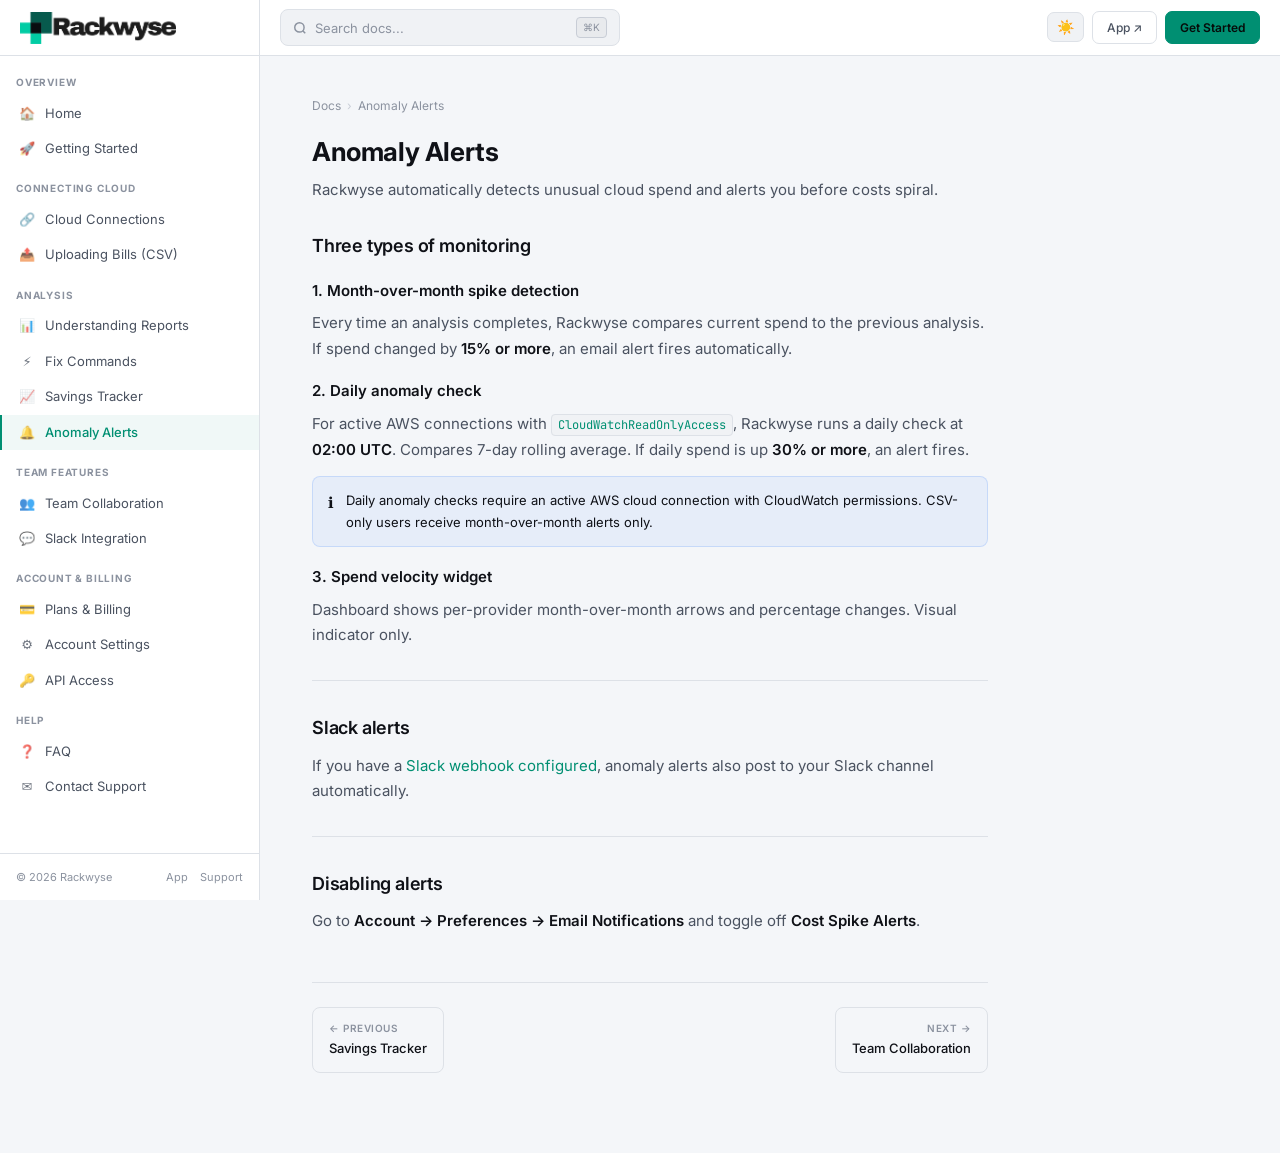
<file: pages/anomaly-alerts.html>
<!DOCTYPE html>
<html lang="en" data-theme="dark">
<head>
  <meta charset="UTF-8"/>
  <meta name="viewport" content="width=device-width,initial-scale=1"/>
  <title>Anomaly Alerts — Rackwyse Docs</title>
  <meta name="description" content="How Rackwyse detects and alerts on spend spikes."/>
  <link rel="icon" href="/favicon.ico" type="image/x-icon"/>
  <style>@import url('https://fonts.googleapis.com/css2?family=Inter:wght@400;500;600;700&family=JetBrains+Mono:wght@400;500&display=swap');

*,*::before,*::after{box-sizing:border-box;margin:0;padding:0}

:root{
  --bg:#0a0c0f;--surface:#111318;--surface2:#191c22;--surface3:#1f2229;
  --border:#252a33;--border2:#2e3440;
  --text:#eef0f5;--text2:#9aa3b0;--muted:#586270;
  --accent:#00d4aa;--accent-dim:rgba(0,212,170,.07);--accent-border:rgba(0,212,170,.18);
  --yellow:#f59e0b;--yellow-dim:rgba(245,158,11,.07);--yellow-border:rgba(245,158,11,.18);
  --blue:#3b82f6;--blue-dim:rgba(59,130,246,.07);--blue-border:rgba(59,130,246,.18);
  --font:'Inter',system-ui,sans-serif;--mono:'JetBrains Mono',monospace;
  --sidebar-w:260px;--topbar-h:56px;
}
[data-theme="light"]{
  --bg:#f4f6f9;--surface:#fff;--surface2:#f0f2f5;--surface3:#e8eaed;
  --border:#dde1e7;--border2:#c8cdd6;
  --text:#0f1117;--text2:#4a5260;--muted:#8b929f;
  --accent:#008f72;--accent-dim:rgba(0,143,114,.06);--accent-border:rgba(0,143,114,.2);
}

html{scroll-behavior:smooth}
body{font-family:var(--font);background:var(--bg);color:var(--text);line-height:1.65;font-size:15px}
a{color:var(--accent);text-decoration:none}
a:hover{text-decoration:underline}

/* ── TOP NAV ── */
.topnav{
  position:sticky;top:0;z-index:200;height:var(--topbar-h);
  background:var(--surface);border-bottom:1px solid var(--border);
  display:flex;align-items:center;gap:0;
  grid-column:1/-1;
}
.topnav-logo{
  width:var(--sidebar-w);flex-shrink:0;
  display:flex;align-items:center;padding:0 20px;
  border-right:1px solid var(--border);height:100%;
  text-decoration:none;
}
.topnav-logo img,.topbar-logo-svg{height:28px;display:block}.topbar-logo-svg svg{height:28px;width:auto}
.topnav-logo:hover{text-decoration:none}
.topnav-search{
  flex:1;display:flex;align-items:center;gap:10px;
  padding:0 20px;height:100%;position:relative;
}
.topnav-search-wrap{
  display:flex;align-items:center;gap:8px;
  background:var(--surface2);border:1px solid var(--border);
  border-radius:8px;padding:7px 12px;width:340px;max-width:100%;
  transition:border-color .15s,background .15s;cursor:text;
}
.topnav-search-wrap:focus-within{border-color:var(--accent-border);background:var(--surface)}
.search-icon{color:var(--muted);flex-shrink:0;display:flex;align-items:center}
.search-input{
  flex:1;background:none;border:none;outline:none;
  font-size:13px;color:var(--text);font-family:var(--font);
}
.search-input::placeholder{color:var(--muted)}
.search-kbd{
  font-size:10px;color:var(--muted);background:var(--surface3);
  border:1px solid var(--border2);border-radius:4px;
  padding:1px 6px;font-family:var(--font);white-space:nowrap;flex-shrink:0;
}
.search-dropdown{
  display:none;position:absolute;top:calc(100% - 4px);left:20px;
  width:400px;z-index:300;
  background:var(--surface);border:1px solid var(--border);
  border-radius:8px;overflow:hidden;box-shadow:0 8px 32px rgba(0,0,0,.4);
  max-height:320px;overflow-y:auto;
}
.search-dropdown.open{display:block}
.search-result{
  display:flex;flex-direction:column;gap:2px;
  padding:10px 16px;cursor:pointer;border-bottom:1px solid var(--border);
  text-decoration:none;transition:background .1s;
}
.search-result:last-child{border-bottom:none}
.search-result:hover{background:var(--accent-dim);text-decoration:none}
.search-result-title{font-size:13px;font-weight:500;color:var(--text)}
.search-result-section{font-size:11px;color:var(--muted)}
.search-empty{padding:16px;text-align:center;font-size:13px;color:var(--muted)}
.topnav-right{
  display:flex;align-items:center;gap:8px;padding:0 20px;flex-shrink:0;
}
.topnav-btn{
  font-size:12px;font-weight:500;padding:6px 14px;
  border-radius:7px;border:1px solid var(--border);
  color:var(--text2);font-family:var(--font);cursor:pointer;
  text-decoration:none;transition:all .1s;
}
.topnav-btn:hover{color:var(--text);background:var(--surface2);text-decoration:none}
.topnav-btn-primary{
  background:var(--accent);color:#060c0a;
  border-color:var(--accent);font-weight:600;
}
.topnav-btn-primary:hover{filter:brightness(1.08);color:#060c0a;text-decoration:none}
.theme-toggle{
  background:var(--surface2);border:1px solid var(--border);
  border-radius:7px;padding:6px 9px;cursor:pointer;
  display:flex;align-items:center;font-size:14px;transition:all .1s;
}
.theme-toggle:hover{background:var(--surface3)}

/* ── LAYOUT ── */
.docs-wrap{
  display:grid;
  grid-template-rows:var(--topbar-h) 1fr;
  grid-template-columns:var(--sidebar-w) 1fr;
  min-height:100vh;
}
.topnav{grid-row:1;grid-column:1/-1}

/* ── SIDEBAR ── */
.sidebar{
  grid-row:2;grid-column:1;
  background:var(--surface);border-right:1px solid var(--border);
  height:calc(100vh - var(--topbar-h));
  position:sticky;top:var(--topbar-h);
  overflow-y:auto;display:flex;flex-direction:column;
  scrollbar-width:thin;scrollbar-color:var(--border) transparent;
}
.sidebar::-webkit-scrollbar{width:3px}
.sidebar::-webkit-scrollbar-thumb{background:var(--border2)}
.sidebar-nav{flex:1;padding:8px 0}
.sidebar-section{
  font-size:10px;font-weight:700;color:var(--muted);
  text-transform:uppercase;letter-spacing:.08em;
  padding:14px 16px 5px;
}
.sidebar-section:first-child{padding-top:10px}
.sidebar-link{
  display:flex;align-items:center;gap:9px;
  padding:7px 16px;font-size:13px;color:var(--text2);
  text-decoration:none;border-left:2px solid transparent;
  transition:all .1s;
}
.sidebar-link:hover{color:var(--text);background:rgba(0,212,170,.05);text-decoration:none}
.sidebar-link.active{color:var(--accent);background:var(--accent-dim);border-left-color:var(--accent);font-weight:500}
.sidebar-icon{font-size:13px;flex-shrink:0;width:18px;text-align:center;opacity:.8}
.sidebar-footer{
  padding:14px 16px;border-top:1px solid var(--border);
  display:flex;align-items:center;justify-content:space-between;
  font-size:11px;color:var(--muted);flex-shrink:0;
}
.sidebar-footer a{color:var(--muted);text-decoration:none}
.sidebar-footer a:hover{color:var(--text)}
.sf-links{display:flex;gap:12px}

/* ── MAIN ── */
.main{
  grid-row:2;grid-column:2;
  padding:40px 52px 80px;
  max-width:780px;
}
.breadcrumb{
  display:flex;align-items:center;gap:6px;
  font-size:12px;color:var(--muted);margin-bottom:20px;
}
.breadcrumb a{color:var(--muted)}
.breadcrumb a:hover{color:var(--text)}
.bc-sep{color:var(--border2)}

.page-badge{
  display:inline-flex;align-items:center;gap:6px;
  background:var(--accent-dim);border:1px solid var(--accent-border);
  border-radius:20px;padding:3px 12px;
  font-size:11px;font-weight:600;color:var(--accent);
  margin-bottom:14px;
}
h1{font-size:26px;font-weight:700;letter-spacing:-.4px;margin-bottom:10px;line-height:1.25}
.page-sub{font-size:15px;color:var(--text2);margin-bottom:28px;line-height:1.65}
h2{font-size:18px;font-weight:600;letter-spacing:-.2px;margin:32px 0 10px;padding-top:32px;border-top:1px solid var(--border)}
h2:first-of-type{border-top:none;padding-top:0;margin-top:20px}
h3{font-size:15px;font-weight:600;margin:18px 0 7px}
p{margin-bottom:12px;color:var(--text2);line-height:1.7}
strong{color:var(--text);font-weight:600}
ul,ol{padding-left:20px;margin-bottom:12px;color:var(--text2)}
li{margin-bottom:5px;line-height:1.6}
code{font-family:var(--mono);font-size:12px;background:var(--surface2);border:1px solid var(--border);padding:2px 6px;border-radius:4px;color:var(--accent)}
pre{background:var(--surface2);border:1px solid var(--border);border-radius:8px;padding:16px;overflow-x:auto;margin:14px 0;position:relative}
pre code{background:none;border:none;padding:0;font-size:12px;color:var(--text);line-height:1.6}
table{width:100%;border-collapse:collapse;margin:14px 0;font-size:13px}
th{text-align:left;padding:9px 12px;font-size:11px;font-weight:600;color:var(--muted);text-transform:uppercase;letter-spacing:.05em;border-bottom:1px solid var(--border);background:var(--surface2)}
td{padding:10px 12px;border-bottom:1px solid var(--border);color:var(--text2)}
tr:last-child td{border-bottom:none}
tr:hover td{background:var(--surface2)}

.info-box{display:flex;gap:12px;padding:13px 15px;border-radius:8px;margin:14px 0;font-size:13px;line-height:1.65}
.info-box.tip{background:var(--accent-dim);border:1px solid var(--accent-border)}
.info-box.warn{background:var(--yellow-dim);border:1px solid var(--yellow-border)}
.info-box.info{background:var(--blue-dim);border:1px solid var(--blue-border)}
.info-icon{font-size:15px;flex-shrink:0;margin-top:1px}

.steps{display:flex;flex-direction:column;margin:16px 0}
.step{display:flex;gap:16px;padding:14px 0;border-bottom:1px solid var(--border)}
.step:last-child{border-bottom:none}
.step-num{width:26px;height:26px;border-radius:50%;background:var(--accent);color:#060c0a;font-size:11px;font-weight:700;display:flex;align-items:center;justify-content:center;flex-shrink:0;margin-top:2px}
.step-body h3{margin:0 0 4px;font-size:14px;font-weight:600;color:var(--text)}
.step-body p{margin:0;font-size:13px}

.card-grid{display:grid;grid-template-columns:repeat(auto-fit,minmax(175px,1fr));gap:12px;margin:18px 0}
.card{background:var(--surface);border:1px solid var(--border);border-radius:10px;padding:18px;text-decoration:none;transition:border-color .15s,transform .1s}
.card:hover{border-color:var(--accent-border);transform:translateY(-1px);text-decoration:none}
.card-icon{font-size:22px;margin-bottom:8px}
.card-title{font-size:13px;font-weight:600;color:var(--text);margin-bottom:3px}
.card-sub{font-size:12px;color:var(--muted);line-height:1.4}

.badge{display:inline-flex;padding:2px 7px;border-radius:9px;font-size:10px;font-weight:600;vertical-align:middle}
.badge-team{background:var(--yellow-dim);color:var(--yellow);border:1px solid var(--yellow-border)}

.copy-btn{position:absolute;top:8px;right:8px;background:var(--surface3);border:1px solid var(--border2);border-radius:5px;padding:3px 9px;font-size:10px;font-weight:500;color:var(--text2);cursor:pointer;font-family:var(--font);transition:all .1s}
.copy-btn:hover{background:var(--accent);color:#060c0a;border-color:var(--accent)}

.page-nav{display:flex;justify-content:space-between;margin-top:48px;padding-top:24px;border-top:1px solid var(--border);gap:16px}
.page-nav-btn{display:flex;flex-direction:column;gap:2px;padding:12px 16px;border:1px solid var(--border);border-radius:8px;text-decoration:none;transition:border-color .1s,background .1s;max-width:220px}
.page-nav-btn:hover{border-color:var(--accent-border);background:var(--accent-dim);text-decoration:none}
.page-nav-label{font-size:10px;font-weight:600;color:var(--muted);text-transform:uppercase;letter-spacing:.05em}
.page-nav-title{font-size:13px;font-weight:500;color:var(--text)}
.page-nav-btn.next{text-align:right;margin-left:auto}

/* mobile */
.mobile-bar{display:none;position:sticky;top:0;z-index:200;height:52px;background:var(--surface);border-bottom:1px solid var(--border);padding:0 16px;align-items:center;justify-content:space-between;gap:12px}
.hamburger{background:none;border:none;cursor:pointer;color:var(--text2);padding:4px;display:flex;align-items:center;border-radius:6px}
.hamburger:hover{background:var(--surface2);color:var(--text)}
.mobile-logo img{height:24px;width:auto}
.mobile-right{display:flex;gap:8px;align-items:center}
.sidebar-overlay{display:none;position:fixed;inset:0;z-index:150;background:rgba(0,0,0,.6)}
@media(max-width:900px){
  .docs-wrap{display:block}
  .topnav{display:none}
  .mobile-bar{display:flex}
  .sidebar{position:fixed;top:0;left:0;bottom:0;z-index:160;height:100vh;transform:translateX(-100%);transition:transform .25s;width:var(--sidebar-w)}
  .sidebar.open{transform:translateX(0)}
  .sidebar-overlay.open{display:block}
  .main{padding:28px 20px 60px;max-width:100%}
}
@media(max-width:480px){.card-grid{grid-template-columns:1fr 1fr}h1{font-size:22px}}
</style>
  <script>
(function(){
  var K='rw-theme';
  function getT(){return localStorage.getItem(K)||(matchMedia('(prefers-color-scheme:light)').matches?'light':'dark')}
  function setT(t){
    document.documentElement.setAttribute('data-theme',t);
    localStorage.setItem(K,t);
    var logoEls = document.querySelectorAll('#rw-logo-img');
    var src = t === 'dark' ? '/brand/logo-dark.png' : '/brand/logo-white.png';
    logoEls.forEach(function(el){ el.src = src; });
  }
  setT(getT());
  document.addEventListener('DOMContentLoaded',function(){
    setT(getT());

    // theme toggle
    document.querySelectorAll('.theme-toggle').forEach(function(b){
      b.addEventListener('click',function(){setT(getT()==='dark'?'light':'dark')});
    });

    // active link
    var path=location.pathname.replace(/\/$/,'');
    document.querySelectorAll('.sidebar-link').forEach(function(a){
      var h=a.getAttribute('href').replace(/\/$/,'');
      if(h===path||h===path+'.html'||(path==='/'&&h==='/index.html'))a.classList.add('active');
    });

    // mobile sidebar
    var sidebar=document.getElementById('sidebar');
    var overlay=document.getElementById('sidebar-overlay');
    function open(){sidebar&&sidebar.classList.add('open');overlay&&overlay.classList.add('open')}
    function close(){sidebar&&sidebar.classList.remove('open');overlay&&overlay.classList.remove('open')}
    document.querySelectorAll('.hamburger').forEach(function(b){b.addEventListener('click',open)});
    if(overlay)overlay.addEventListener('click',close);

    // search
    var PAGES=[
      {t:'Home',s:'Overview',u:'/index.html',k:'rackwyse cloud cost overview'},
      {t:'Getting Started',s:'Overview',u:'/pages/getting-started.html',k:'account signup login verify email first analysis'},
      {t:'Cloud Connections',s:'Connecting Cloud',u:'/pages/connections.html',k:'aws iam role gcp oauth azure bigquery connect'},
      {t:'Uploading Bills',s:'Connecting Cloud',u:'/pages/uploading-bills.html',k:'upload csv billing export aws gcp azure'},
      {t:'Understanding Reports',s:'Analysis',u:'/pages/understanding-reports.html',k:'findings report savings severity pdf share'},
      {t:'Fix Commands',s:'Analysis',u:'/pages/fix-commands.html',k:'cli command fix console steps assign finding status'},
      {t:'Savings Tracker',s:'Analysis',u:'/pages/savings-tracker.html',k:'savings tracker confirmed fixed mark resolve'},
      {t:'Anomaly Alerts',s:'Analysis',u:'/pages/anomaly-alerts.html',k:'anomaly alert spike spend email daily monthly'},
      {t:'Team Collaboration',s:'Team Features',u:'/pages/team.html',k:'team invite member role cost overview weekly digest'},
      {t:'Slack Integration',s:'Team Features',u:'/pages/slack.html',k:'slack webhook integration notification alert'},
      {t:'Plans & Billing',s:'Account & Billing',u:'/pages/billing.html',k:'plans pricing upgrade billing payment'},
      {t:'Account Settings',s:'Account & Billing',u:'/pages/account.html',k:'account settings profile password 2fa notifications'},
      {t:'API Access',s:'Account & Billing',u:'/pages/api.html',k:'api key rest endpoint programmatic'},
      {t:'FAQ',s:'Help',u:'/pages/faq.html',k:'faq questions answers security refund cancel'},
    ];
    var inp=document.getElementById('search-input');
    var drop=document.getElementById('search-dropdown');
    if(inp&&drop){
      function search(q){
        q=q.toLowerCase().trim();drop.innerHTML='';
        if(!q){drop.classList.remove('open');return}
        var res=PAGES.filter(function(p){return p.t.toLowerCase().includes(q)||p.k.includes(q)||p.s.toLowerCase().includes(q)}).slice(0,6);
        if(!res.length){drop.innerHTML='<div class="search-empty">No results for \''+q+'\'</div>'}
        else res.forEach(function(p){
          var a=document.createElement('a');a.className='search-result';a.href=p.u;
          a.innerHTML='<span class="search-result-title">'+p.t+'</span><span class="search-result-section">'+p.s+'</span>';
          drop.appendChild(a);
        });
        drop.classList.add('open');
      }
      inp.addEventListener('input',function(){search(this.value)});
      document.addEventListener('click',function(e){if(!e.target.closest('.topnav-search'))drop.classList.remove('open')});
      document.addEventListener('keydown',function(e){
        if((e.metaKey||e.ctrlKey)&&e.key==='k'){e.preventDefault();inp.focus();inp.select()}
        if(e.key==='Escape'){drop.classList.remove('open');inp.blur()}
      });
    }

    // copy buttons
    document.querySelectorAll('pre').forEach(function(pre){
      var btn=document.createElement('button');btn.className='copy-btn';btn.textContent='Copy';
      btn.addEventListener('click',function(){
        var txt=pre.querySelector('code')?pre.querySelector('code').textContent:pre.textContent;
        navigator.clipboard.writeText(txt).then(function(){btn.textContent='Copied!';setTimeout(function(){btn.textContent='Copy'},1500)});
      });
      pre.appendChild(btn);
    });
  });
})();
</script>
</head>
<body>
<div class="mobile-bar">
  <button class="hamburger" aria-label="Menu"><svg width="20" height="20" viewBox="0 0 24 24" fill="none" stroke="currentColor" stroke-width="2"><line x1="3" y1="6" x2="21" y2="6"/><line x1="3" y1="12" x2="21" y2="12"/><line x1="3" y1="18" x2="21" y2="18"/></svg></button>
  <a href="/index.html" class="mobile-logo"><span id="mobile-logo-img" style="display:flex;align-items:center"><svg width="140" height="32" viewBox="0 0 140 32" fill="none" xmlns="http://www.w3.org/2000/svg"><rect width="28" height="28" rx="7" y="2" fill="#00d4aa"/><path d="M7 22L11 10L16 16L20 12L22 22H7Z" fill="#060c0a"/><text x="36" y="22" font-family="Inter,system-ui,sans-serif" font-size="16" font-weight="700" fill="#eef0f5" letter-spacing="-0.3">Rackwyse</text></svg></span></a>
  <div class="mobile-right"><button class="theme-toggle" aria-label="Toggle theme"><span>☀️</span></button></div>
</div>
<div class="sidebar-overlay" id="sidebar-overlay"></div>
<div class="docs-wrap">
  <header class="topnav">
  <a href="/index.html" class="topnav-logo">
    <img src="/brand/logo-dark.png" alt="Rackwyse" id="rw-logo-img" style="height:32px;width:auto;display:block"/>
  </a>
  <div class="topnav-search">
    <div class="topnav-search-wrap">
      <span class="search-icon"><svg width="14" height="14" viewBox="0 0 24 24" fill="none" stroke="currentColor" stroke-width="2.5"><circle cx="11" cy="11" r="8"/><path d="m21 21-4.35-4.35"/></svg></span>
      <input type="text" id="search-input" class="search-input" placeholder="Search docs..." autocomplete="off"/>
      <kbd class="search-kbd">⌘K</kbd>
    </div>
    <div class="search-dropdown" id="search-dropdown"></div>
  </div>
  <div class="topnav-right">
    <button class="theme-toggle" aria-label="Toggle theme" id="theme-toggle-btn">
      <span id="theme-icon">☀️</span>
    </button>
    <a href="https://app.rackwyse.com" class="topnav-btn" target="_blank">App ↗</a>
    <a href="https://app.rackwyse.com/register" class="topnav-btn topnav-btn-primary">Get Started</a>
  </div>
</header>
  <aside class="sidebar" id="sidebar">
  <nav class="sidebar-nav"><div class="sidebar-section">Overview</div>
<a href="/index.html" class="sidebar-link"><span class="sidebar-icon">🏠</span>Home</a>
<a href="/pages/getting-started.html" class="sidebar-link"><span class="sidebar-icon">🚀</span>Getting Started</a>
<div class="sidebar-section">Connecting Cloud</div>
<a href="/pages/connections.html" class="sidebar-link"><span class="sidebar-icon">🔗</span>Cloud Connections</a>
<a href="/pages/uploading-bills.html" class="sidebar-link"><span class="sidebar-icon">📤</span>Uploading Bills (CSV)</a>
<div class="sidebar-section">Analysis</div>
<a href="/pages/understanding-reports.html" class="sidebar-link"><span class="sidebar-icon">📊</span>Understanding Reports</a>
<a href="/pages/fix-commands.html" class="sidebar-link"><span class="sidebar-icon">⚡</span>Fix Commands</a>
<a href="/pages/savings-tracker.html" class="sidebar-link"><span class="sidebar-icon">📈</span>Savings Tracker</a>
<a href="/pages/anomaly-alerts.html" class="sidebar-link"><span class="sidebar-icon">🔔</span>Anomaly Alerts</a>
<div class="sidebar-section">Team Features</div>
<a href="/pages/team.html" class="sidebar-link"><span class="sidebar-icon">👥</span>Team Collaboration</a>
<a href="/pages/slack.html" class="sidebar-link"><span class="sidebar-icon">💬</span>Slack Integration</a>
<div class="sidebar-section">Account & Billing</div>
<a href="/pages/billing.html" class="sidebar-link"><span class="sidebar-icon">💳</span>Plans & Billing</a>
<a href="/pages/account.html" class="sidebar-link"><span class="sidebar-icon">⚙️</span>Account Settings</a>
<a href="/pages/api.html" class="sidebar-link"><span class="sidebar-icon">🔑</span>API Access</a>
<div class="sidebar-section">Help</div>
<a href="/pages/faq.html" class="sidebar-link"><span class="sidebar-icon">❓</span>FAQ</a>
<a href="mailto:support@rackwyse.com" class="sidebar-link"><span class="sidebar-icon">✉️</span>Contact Support</a>
</nav>
  <div class="sidebar-footer">
    <span>© 2026 Rackwyse</span>
    <div class="sf-links"><a href="https://app.rackwyse.com">App</a><a href="mailto:support@rackwyse.com">Support</a></div>
  </div>
</aside>
  <main class="main">

<div class="breadcrumb"><a href="/index.html">Docs</a><span class="bc-sep">›</span>Anomaly Alerts</div>
<h1>Anomaly Alerts</h1>
<p class="page-sub">Rackwyse automatically detects unusual cloud spend and alerts you before costs spiral.</p>
<h2>Three types of monitoring</h2>
<h3>1. Month-over-month spike detection</h3>
<p>Every time an analysis completes, Rackwyse compares current spend to the previous analysis. If spend changed by <strong>15% or more</strong>, an email alert fires automatically.</p>
<h3>2. Daily anomaly check</h3>
<p>For active AWS connections with <code>CloudWatchReadOnlyAccess</code>, Rackwyse runs a daily check at <strong>02:00 UTC</strong>. Compares 7-day rolling average. If daily spend is up <strong>30% or more</strong>, an alert fires.</p>
<div class="info-box info"><div class="info-icon">ℹ️</div><div>Daily anomaly checks require an active AWS cloud connection with CloudWatch permissions. CSV-only users receive month-over-month alerts only.</div></div>
<h3>3. Spend velocity widget</h3>
<p>Dashboard shows per-provider month-over-month arrows and percentage changes. Visual indicator only.</p>
<h2>Slack alerts</h2>
<p>If you have a <a href="/pages/slack.html">Slack webhook configured</a>, anomaly alerts also post to your Slack channel automatically.</p>
<h2>Disabling alerts</h2>
<p>Go to <strong>Account → Preferences → Email Notifications</strong> and toggle off <strong>Cost Spike Alerts</strong>.</p>
<div class="page-nav"><a href="/pages/savings-tracker.html" class="page-nav-btn"><span class="page-nav-label">← Previous</span><span class="page-nav-title">Savings Tracker</span></a><a href="/pages/team.html" class="page-nav-btn next"><span class="page-nav-label">Next →</span><span class="page-nav-title">Team Collaboration</span></a></div>
  </main>
</div>
</body>
</html>
</file>
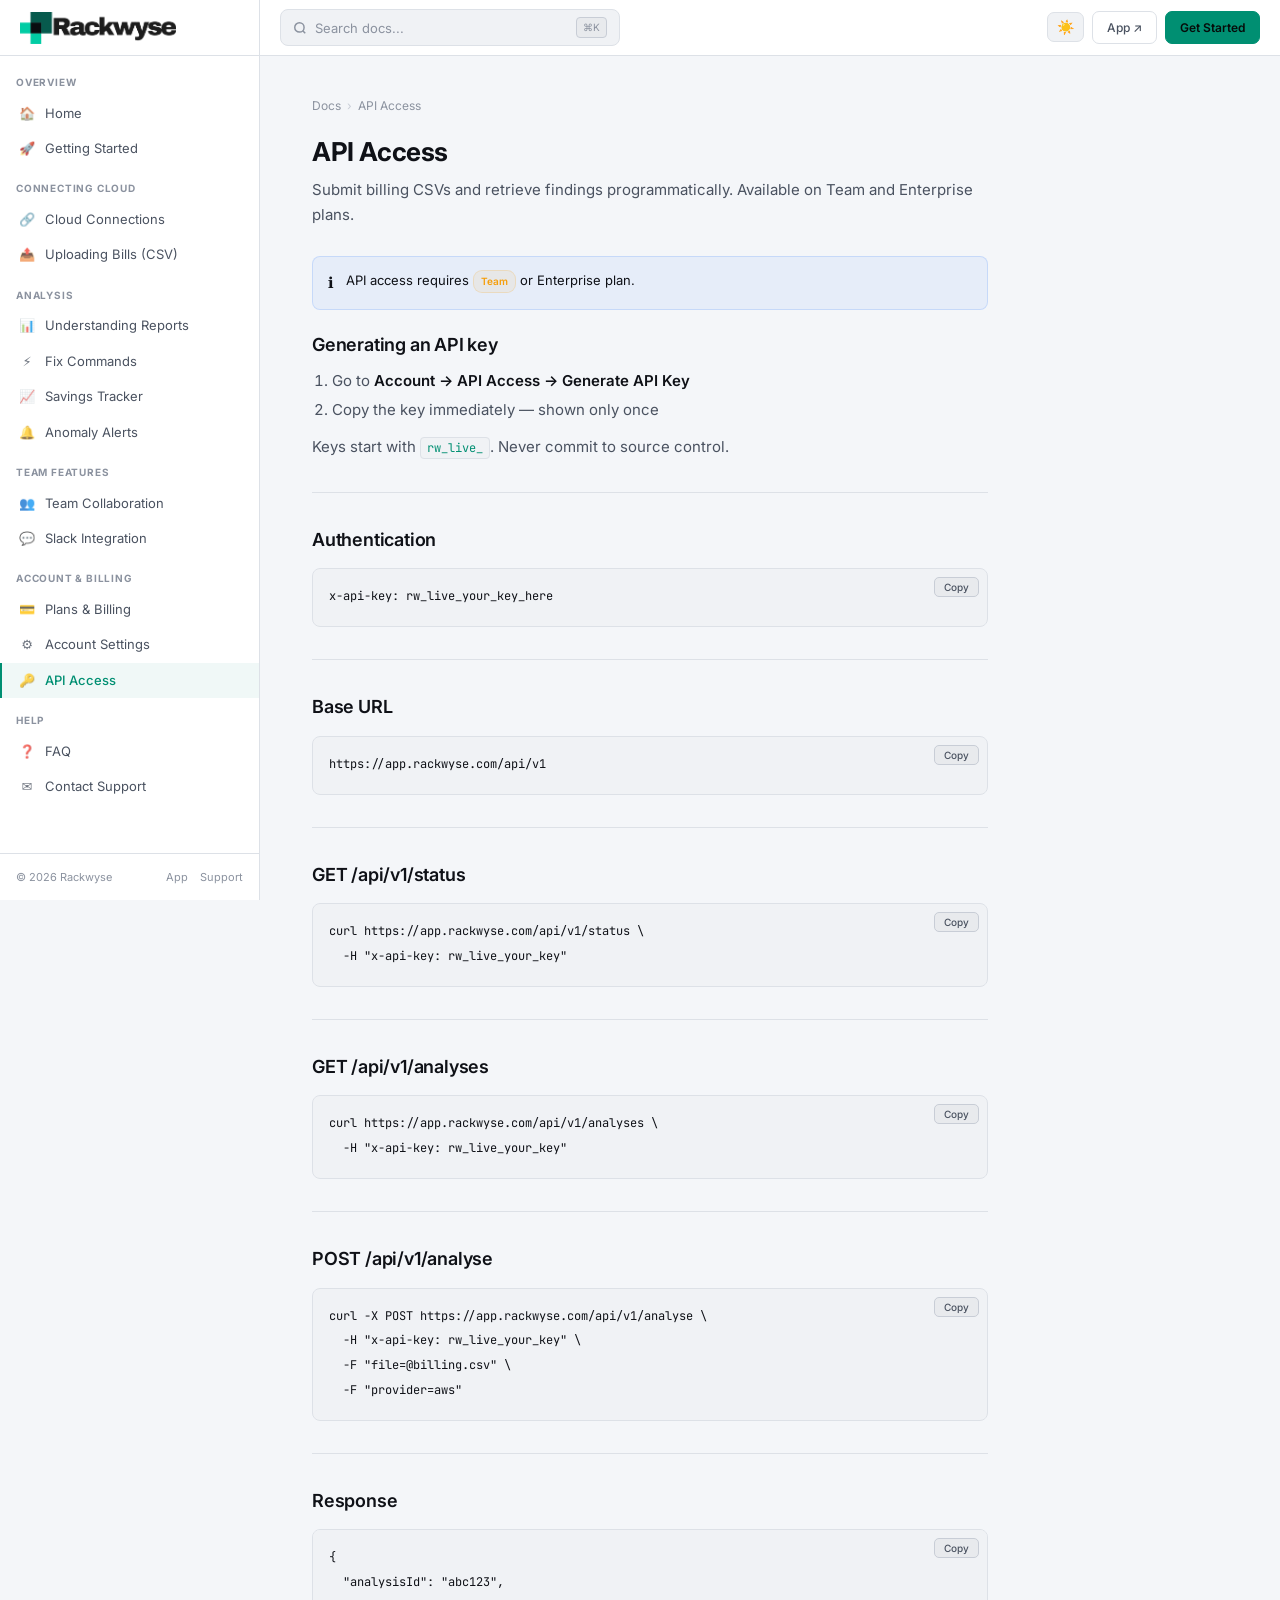
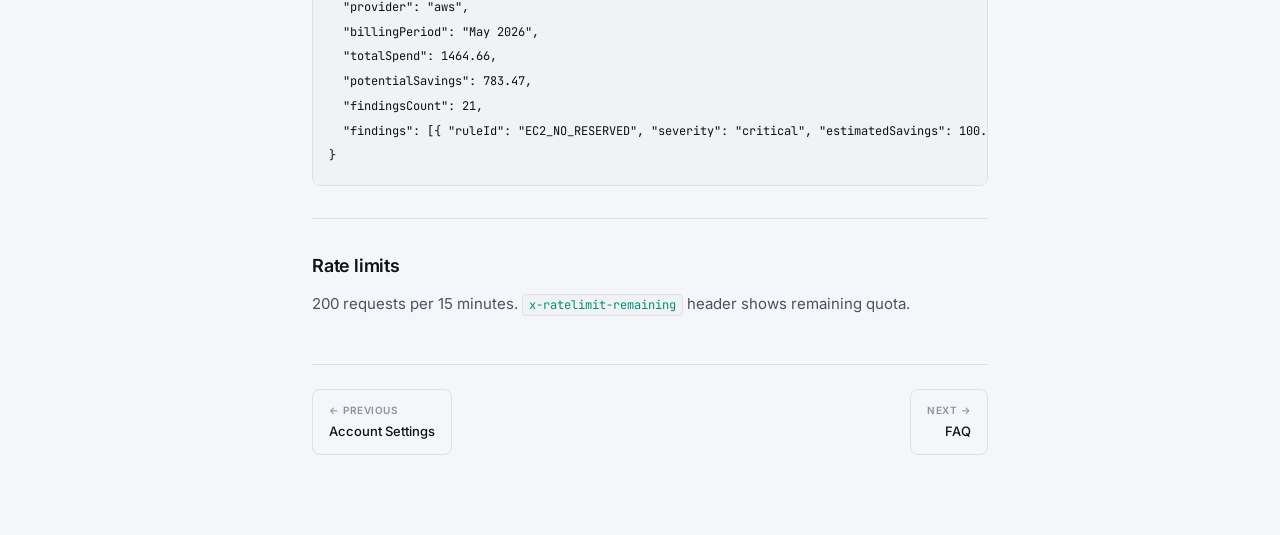
<file: pages/api.html>
<!DOCTYPE html>
<html lang="en" data-theme="dark">
<head>
  <meta charset="UTF-8"/>
  <meta name="viewport" content="width=device-width,initial-scale=1"/>
  <title>API Access — Rackwyse Docs</title>
  <meta name="description" content="Rackwyse REST API reference."/>
  <link rel="icon" href="/favicon.ico" type="image/x-icon"/>
  <style>@import url('https://fonts.googleapis.com/css2?family=Inter:wght@400;500;600;700&family=JetBrains+Mono:wght@400;500&display=swap');

*,*::before,*::after{box-sizing:border-box;margin:0;padding:0}

:root{
  --bg:#0a0c0f;--surface:#111318;--surface2:#191c22;--surface3:#1f2229;
  --border:#252a33;--border2:#2e3440;
  --text:#eef0f5;--text2:#9aa3b0;--muted:#586270;
  --accent:#00d4aa;--accent-dim:rgba(0,212,170,.07);--accent-border:rgba(0,212,170,.18);
  --yellow:#f59e0b;--yellow-dim:rgba(245,158,11,.07);--yellow-border:rgba(245,158,11,.18);
  --blue:#3b82f6;--blue-dim:rgba(59,130,246,.07);--blue-border:rgba(59,130,246,.18);
  --font:'Inter',system-ui,sans-serif;--mono:'JetBrains Mono',monospace;
  --sidebar-w:260px;--topbar-h:56px;
}
[data-theme="light"]{
  --bg:#f4f6f9;--surface:#fff;--surface2:#f0f2f5;--surface3:#e8eaed;
  --border:#dde1e7;--border2:#c8cdd6;
  --text:#0f1117;--text2:#4a5260;--muted:#8b929f;
  --accent:#008f72;--accent-dim:rgba(0,143,114,.06);--accent-border:rgba(0,143,114,.2);
}

html{scroll-behavior:smooth}
body{font-family:var(--font);background:var(--bg);color:var(--text);line-height:1.65;font-size:15px}
a{color:var(--accent);text-decoration:none}
a:hover{text-decoration:underline}

/* ── TOP NAV ── */
.topnav{
  position:sticky;top:0;z-index:200;height:var(--topbar-h);
  background:var(--surface);border-bottom:1px solid var(--border);
  display:flex;align-items:center;gap:0;
  grid-column:1/-1;
}
.topnav-logo{
  width:var(--sidebar-w);flex-shrink:0;
  display:flex;align-items:center;padding:0 20px;
  border-right:1px solid var(--border);height:100%;
  text-decoration:none;
}
.topnav-logo img,.topbar-logo-svg{height:28px;display:block}.topbar-logo-svg svg{height:28px;width:auto}
.topnav-logo:hover{text-decoration:none}
.topnav-search{
  flex:1;display:flex;align-items:center;gap:10px;
  padding:0 20px;height:100%;position:relative;
}
.topnav-search-wrap{
  display:flex;align-items:center;gap:8px;
  background:var(--surface2);border:1px solid var(--border);
  border-radius:8px;padding:7px 12px;width:340px;max-width:100%;
  transition:border-color .15s,background .15s;cursor:text;
}
.topnav-search-wrap:focus-within{border-color:var(--accent-border);background:var(--surface)}
.search-icon{color:var(--muted);flex-shrink:0;display:flex;align-items:center}
.search-input{
  flex:1;background:none;border:none;outline:none;
  font-size:13px;color:var(--text);font-family:var(--font);
}
.search-input::placeholder{color:var(--muted)}
.search-kbd{
  font-size:10px;color:var(--muted);background:var(--surface3);
  border:1px solid var(--border2);border-radius:4px;
  padding:1px 6px;font-family:var(--font);white-space:nowrap;flex-shrink:0;
}
.search-dropdown{
  display:none;position:absolute;top:calc(100% - 4px);left:20px;
  width:400px;z-index:300;
  background:var(--surface);border:1px solid var(--border);
  border-radius:8px;overflow:hidden;box-shadow:0 8px 32px rgba(0,0,0,.4);
  max-height:320px;overflow-y:auto;
}
.search-dropdown.open{display:block}
.search-result{
  display:flex;flex-direction:column;gap:2px;
  padding:10px 16px;cursor:pointer;border-bottom:1px solid var(--border);
  text-decoration:none;transition:background .1s;
}
.search-result:last-child{border-bottom:none}
.search-result:hover{background:var(--accent-dim);text-decoration:none}
.search-result-title{font-size:13px;font-weight:500;color:var(--text)}
.search-result-section{font-size:11px;color:var(--muted)}
.search-empty{padding:16px;text-align:center;font-size:13px;color:var(--muted)}
.topnav-right{
  display:flex;align-items:center;gap:8px;padding:0 20px;flex-shrink:0;
}
.topnav-btn{
  font-size:12px;font-weight:500;padding:6px 14px;
  border-radius:7px;border:1px solid var(--border);
  color:var(--text2);font-family:var(--font);cursor:pointer;
  text-decoration:none;transition:all .1s;
}
.topnav-btn:hover{color:var(--text);background:var(--surface2);text-decoration:none}
.topnav-btn-primary{
  background:var(--accent);color:#060c0a;
  border-color:var(--accent);font-weight:600;
}
.topnav-btn-primary:hover{filter:brightness(1.08);color:#060c0a;text-decoration:none}
.theme-toggle{
  background:var(--surface2);border:1px solid var(--border);
  border-radius:7px;padding:6px 9px;cursor:pointer;
  display:flex;align-items:center;font-size:14px;transition:all .1s;
}
.theme-toggle:hover{background:var(--surface3)}

/* ── LAYOUT ── */
.docs-wrap{
  display:grid;
  grid-template-rows:var(--topbar-h) 1fr;
  grid-template-columns:var(--sidebar-w) 1fr;
  min-height:100vh;
}
.topnav{grid-row:1;grid-column:1/-1}

/* ── SIDEBAR ── */
.sidebar{
  grid-row:2;grid-column:1;
  background:var(--surface);border-right:1px solid var(--border);
  height:calc(100vh - var(--topbar-h));
  position:sticky;top:var(--topbar-h);
  overflow-y:auto;display:flex;flex-direction:column;
  scrollbar-width:thin;scrollbar-color:var(--border) transparent;
}
.sidebar::-webkit-scrollbar{width:3px}
.sidebar::-webkit-scrollbar-thumb{background:var(--border2)}
.sidebar-nav{flex:1;padding:8px 0}
.sidebar-section{
  font-size:10px;font-weight:700;color:var(--muted);
  text-transform:uppercase;letter-spacing:.08em;
  padding:14px 16px 5px;
}
.sidebar-section:first-child{padding-top:10px}
.sidebar-link{
  display:flex;align-items:center;gap:9px;
  padding:7px 16px;font-size:13px;color:var(--text2);
  text-decoration:none;border-left:2px solid transparent;
  transition:all .1s;
}
.sidebar-link:hover{color:var(--text);background:rgba(0,212,170,.05);text-decoration:none}
.sidebar-link.active{color:var(--accent);background:var(--accent-dim);border-left-color:var(--accent);font-weight:500}
.sidebar-icon{font-size:13px;flex-shrink:0;width:18px;text-align:center;opacity:.8}
.sidebar-footer{
  padding:14px 16px;border-top:1px solid var(--border);
  display:flex;align-items:center;justify-content:space-between;
  font-size:11px;color:var(--muted);flex-shrink:0;
}
.sidebar-footer a{color:var(--muted);text-decoration:none}
.sidebar-footer a:hover{color:var(--text)}
.sf-links{display:flex;gap:12px}

/* ── MAIN ── */
.main{
  grid-row:2;grid-column:2;
  padding:40px 52px 80px;
  max-width:780px;
}
.breadcrumb{
  display:flex;align-items:center;gap:6px;
  font-size:12px;color:var(--muted);margin-bottom:20px;
}
.breadcrumb a{color:var(--muted)}
.breadcrumb a:hover{color:var(--text)}
.bc-sep{color:var(--border2)}

.page-badge{
  display:inline-flex;align-items:center;gap:6px;
  background:var(--accent-dim);border:1px solid var(--accent-border);
  border-radius:20px;padding:3px 12px;
  font-size:11px;font-weight:600;color:var(--accent);
  margin-bottom:14px;
}
h1{font-size:26px;font-weight:700;letter-spacing:-.4px;margin-bottom:10px;line-height:1.25}
.page-sub{font-size:15px;color:var(--text2);margin-bottom:28px;line-height:1.65}
h2{font-size:18px;font-weight:600;letter-spacing:-.2px;margin:32px 0 10px;padding-top:32px;border-top:1px solid var(--border)}
h2:first-of-type{border-top:none;padding-top:0;margin-top:20px}
h3{font-size:15px;font-weight:600;margin:18px 0 7px}
p{margin-bottom:12px;color:var(--text2);line-height:1.7}
strong{color:var(--text);font-weight:600}
ul,ol{padding-left:20px;margin-bottom:12px;color:var(--text2)}
li{margin-bottom:5px;line-height:1.6}
code{font-family:var(--mono);font-size:12px;background:var(--surface2);border:1px solid var(--border);padding:2px 6px;border-radius:4px;color:var(--accent)}
pre{background:var(--surface2);border:1px solid var(--border);border-radius:8px;padding:16px;overflow-x:auto;margin:14px 0;position:relative}
pre code{background:none;border:none;padding:0;font-size:12px;color:var(--text);line-height:1.6}
table{width:100%;border-collapse:collapse;margin:14px 0;font-size:13px}
th{text-align:left;padding:9px 12px;font-size:11px;font-weight:600;color:var(--muted);text-transform:uppercase;letter-spacing:.05em;border-bottom:1px solid var(--border);background:var(--surface2)}
td{padding:10px 12px;border-bottom:1px solid var(--border);color:var(--text2)}
tr:last-child td{border-bottom:none}
tr:hover td{background:var(--surface2)}

.info-box{display:flex;gap:12px;padding:13px 15px;border-radius:8px;margin:14px 0;font-size:13px;line-height:1.65}
.info-box.tip{background:var(--accent-dim);border:1px solid var(--accent-border)}
.info-box.warn{background:var(--yellow-dim);border:1px solid var(--yellow-border)}
.info-box.info{background:var(--blue-dim);border:1px solid var(--blue-border)}
.info-icon{font-size:15px;flex-shrink:0;margin-top:1px}

.steps{display:flex;flex-direction:column;margin:16px 0}
.step{display:flex;gap:16px;padding:14px 0;border-bottom:1px solid var(--border)}
.step:last-child{border-bottom:none}
.step-num{width:26px;height:26px;border-radius:50%;background:var(--accent);color:#060c0a;font-size:11px;font-weight:700;display:flex;align-items:center;justify-content:center;flex-shrink:0;margin-top:2px}
.step-body h3{margin:0 0 4px;font-size:14px;font-weight:600;color:var(--text)}
.step-body p{margin:0;font-size:13px}

.card-grid{display:grid;grid-template-columns:repeat(auto-fit,minmax(175px,1fr));gap:12px;margin:18px 0}
.card{background:var(--surface);border:1px solid var(--border);border-radius:10px;padding:18px;text-decoration:none;transition:border-color .15s,transform .1s}
.card:hover{border-color:var(--accent-border);transform:translateY(-1px);text-decoration:none}
.card-icon{font-size:22px;margin-bottom:8px}
.card-title{font-size:13px;font-weight:600;color:var(--text);margin-bottom:3px}
.card-sub{font-size:12px;color:var(--muted);line-height:1.4}

.badge{display:inline-flex;padding:2px 7px;border-radius:9px;font-size:10px;font-weight:600;vertical-align:middle}
.badge-team{background:var(--yellow-dim);color:var(--yellow);border:1px solid var(--yellow-border)}

.copy-btn{position:absolute;top:8px;right:8px;background:var(--surface3);border:1px solid var(--border2);border-radius:5px;padding:3px 9px;font-size:10px;font-weight:500;color:var(--text2);cursor:pointer;font-family:var(--font);transition:all .1s}
.copy-btn:hover{background:var(--accent);color:#060c0a;border-color:var(--accent)}

.page-nav{display:flex;justify-content:space-between;margin-top:48px;padding-top:24px;border-top:1px solid var(--border);gap:16px}
.page-nav-btn{display:flex;flex-direction:column;gap:2px;padding:12px 16px;border:1px solid var(--border);border-radius:8px;text-decoration:none;transition:border-color .1s,background .1s;max-width:220px}
.page-nav-btn:hover{border-color:var(--accent-border);background:var(--accent-dim);text-decoration:none}
.page-nav-label{font-size:10px;font-weight:600;color:var(--muted);text-transform:uppercase;letter-spacing:.05em}
.page-nav-title{font-size:13px;font-weight:500;color:var(--text)}
.page-nav-btn.next{text-align:right;margin-left:auto}

/* mobile */
.mobile-bar{display:none;position:sticky;top:0;z-index:200;height:52px;background:var(--surface);border-bottom:1px solid var(--border);padding:0 16px;align-items:center;justify-content:space-between;gap:12px}
.hamburger{background:none;border:none;cursor:pointer;color:var(--text2);padding:4px;display:flex;align-items:center;border-radius:6px}
.hamburger:hover{background:var(--surface2);color:var(--text)}
.mobile-logo img{height:24px;width:auto}
.mobile-right{display:flex;gap:8px;align-items:center}
.sidebar-overlay{display:none;position:fixed;inset:0;z-index:150;background:rgba(0,0,0,.6)}
@media(max-width:900px){
  .docs-wrap{display:block}
  .topnav{display:none}
  .mobile-bar{display:flex}
  .sidebar{position:fixed;top:0;left:0;bottom:0;z-index:160;height:100vh;transform:translateX(-100%);transition:transform .25s;width:var(--sidebar-w)}
  .sidebar.open{transform:translateX(0)}
  .sidebar-overlay.open{display:block}
  .main{padding:28px 20px 60px;max-width:100%}
}
@media(max-width:480px){.card-grid{grid-template-columns:1fr 1fr}h1{font-size:22px}}
</style>
  <script>
(function(){
  var K='rw-theme';
  function getT(){return localStorage.getItem(K)||(matchMedia('(prefers-color-scheme:light)').matches?'light':'dark')}
  function setT(t){
    document.documentElement.setAttribute('data-theme',t);
    localStorage.setItem(K,t);
    var logoEls = document.querySelectorAll('#rw-logo-img');
    var src = t === 'dark' ? '/brand/logo-dark.png' : '/brand/logo-white.png';
    logoEls.forEach(function(el){ el.src = src; });
  }
  setT(getT());
  document.addEventListener('DOMContentLoaded',function(){
    setT(getT());

    // theme toggle
    document.querySelectorAll('.theme-toggle').forEach(function(b){
      b.addEventListener('click',function(){setT(getT()==='dark'?'light':'dark')});
    });

    // active link
    var path=location.pathname.replace(/\/$/,'');
    document.querySelectorAll('.sidebar-link').forEach(function(a){
      var h=a.getAttribute('href').replace(/\/$/,'');
      if(h===path||h===path+'.html'||(path==='/'&&h==='/index.html'))a.classList.add('active');
    });

    // mobile sidebar
    var sidebar=document.getElementById('sidebar');
    var overlay=document.getElementById('sidebar-overlay');
    function open(){sidebar&&sidebar.classList.add('open');overlay&&overlay.classList.add('open')}
    function close(){sidebar&&sidebar.classList.remove('open');overlay&&overlay.classList.remove('open')}
    document.querySelectorAll('.hamburger').forEach(function(b){b.addEventListener('click',open)});
    if(overlay)overlay.addEventListener('click',close);

    // search
    var PAGES=[
      {t:'Home',s:'Overview',u:'/index.html',k:'rackwyse cloud cost overview'},
      {t:'Getting Started',s:'Overview',u:'/pages/getting-started.html',k:'account signup login verify email first analysis'},
      {t:'Cloud Connections',s:'Connecting Cloud',u:'/pages/connections.html',k:'aws iam role gcp oauth azure bigquery connect'},
      {t:'Uploading Bills',s:'Connecting Cloud',u:'/pages/uploading-bills.html',k:'upload csv billing export aws gcp azure'},
      {t:'Understanding Reports',s:'Analysis',u:'/pages/understanding-reports.html',k:'findings report savings severity pdf share'},
      {t:'Fix Commands',s:'Analysis',u:'/pages/fix-commands.html',k:'cli command fix console steps assign finding status'},
      {t:'Savings Tracker',s:'Analysis',u:'/pages/savings-tracker.html',k:'savings tracker confirmed fixed mark resolve'},
      {t:'Anomaly Alerts',s:'Analysis',u:'/pages/anomaly-alerts.html',k:'anomaly alert spike spend email daily monthly'},
      {t:'Team Collaboration',s:'Team Features',u:'/pages/team.html',k:'team invite member role cost overview weekly digest'},
      {t:'Slack Integration',s:'Team Features',u:'/pages/slack.html',k:'slack webhook integration notification alert'},
      {t:'Plans & Billing',s:'Account & Billing',u:'/pages/billing.html',k:'plans pricing upgrade billing payment'},
      {t:'Account Settings',s:'Account & Billing',u:'/pages/account.html',k:'account settings profile password 2fa notifications'},
      {t:'API Access',s:'Account & Billing',u:'/pages/api.html',k:'api key rest endpoint programmatic'},
      {t:'FAQ',s:'Help',u:'/pages/faq.html',k:'faq questions answers security refund cancel'},
    ];
    var inp=document.getElementById('search-input');
    var drop=document.getElementById('search-dropdown');
    if(inp&&drop){
      function search(q){
        q=q.toLowerCase().trim();drop.innerHTML='';
        if(!q){drop.classList.remove('open');return}
        var res=PAGES.filter(function(p){return p.t.toLowerCase().includes(q)||p.k.includes(q)||p.s.toLowerCase().includes(q)}).slice(0,6);
        if(!res.length){drop.innerHTML='<div class="search-empty">No results for \''+q+'\'</div>'}
        else res.forEach(function(p){
          var a=document.createElement('a');a.className='search-result';a.href=p.u;
          a.innerHTML='<span class="search-result-title">'+p.t+'</span><span class="search-result-section">'+p.s+'</span>';
          drop.appendChild(a);
        });
        drop.classList.add('open');
      }
      inp.addEventListener('input',function(){search(this.value)});
      document.addEventListener('click',function(e){if(!e.target.closest('.topnav-search'))drop.classList.remove('open')});
      document.addEventListener('keydown',function(e){
        if((e.metaKey||e.ctrlKey)&&e.key==='k'){e.preventDefault();inp.focus();inp.select()}
        if(e.key==='Escape'){drop.classList.remove('open');inp.blur()}
      });
    }

    // copy buttons
    document.querySelectorAll('pre').forEach(function(pre){
      var btn=document.createElement('button');btn.className='copy-btn';btn.textContent='Copy';
      btn.addEventListener('click',function(){
        var txt=pre.querySelector('code')?pre.querySelector('code').textContent:pre.textContent;
        navigator.clipboard.writeText(txt).then(function(){btn.textContent='Copied!';setTimeout(function(){btn.textContent='Copy'},1500)});
      });
      pre.appendChild(btn);
    });
  });
})();
</script>
</head>
<body>
<div class="mobile-bar">
  <button class="hamburger" aria-label="Menu"><svg width="20" height="20" viewBox="0 0 24 24" fill="none" stroke="currentColor" stroke-width="2"><line x1="3" y1="6" x2="21" y2="6"/><line x1="3" y1="12" x2="21" y2="12"/><line x1="3" y1="18" x2="21" y2="18"/></svg></button>
  <a href="/index.html" class="mobile-logo"><span id="mobile-logo-img" style="display:flex;align-items:center"><svg width="140" height="32" viewBox="0 0 140 32" fill="none" xmlns="http://www.w3.org/2000/svg"><rect width="28" height="28" rx="7" y="2" fill="#00d4aa"/><path d="M7 22L11 10L16 16L20 12L22 22H7Z" fill="#060c0a"/><text x="36" y="22" font-family="Inter,system-ui,sans-serif" font-size="16" font-weight="700" fill="#eef0f5" letter-spacing="-0.3">Rackwyse</text></svg></span></a>
  <div class="mobile-right"><button class="theme-toggle" aria-label="Toggle theme"><span>☀️</span></button></div>
</div>
<div class="sidebar-overlay" id="sidebar-overlay"></div>
<div class="docs-wrap">
  <header class="topnav">
  <a href="/index.html" class="topnav-logo">
    <img src="/brand/logo-dark.png" alt="Rackwyse" id="rw-logo-img" style="height:32px;width:auto;display:block"/>
  </a>
  <div class="topnav-search">
    <div class="topnav-search-wrap">
      <span class="search-icon"><svg width="14" height="14" viewBox="0 0 24 24" fill="none" stroke="currentColor" stroke-width="2.5"><circle cx="11" cy="11" r="8"/><path d="m21 21-4.35-4.35"/></svg></span>
      <input type="text" id="search-input" class="search-input" placeholder="Search docs..." autocomplete="off"/>
      <kbd class="search-kbd">⌘K</kbd>
    </div>
    <div class="search-dropdown" id="search-dropdown"></div>
  </div>
  <div class="topnav-right">
    <button class="theme-toggle" aria-label="Toggle theme" id="theme-toggle-btn">
      <span id="theme-icon">☀️</span>
    </button>
    <a href="https://app.rackwyse.com" class="topnav-btn" target="_blank">App ↗</a>
    <a href="https://app.rackwyse.com/register" class="topnav-btn topnav-btn-primary">Get Started</a>
  </div>
</header>
  <aside class="sidebar" id="sidebar">
  <nav class="sidebar-nav"><div class="sidebar-section">Overview</div>
<a href="/index.html" class="sidebar-link"><span class="sidebar-icon">🏠</span>Home</a>
<a href="/pages/getting-started.html" class="sidebar-link"><span class="sidebar-icon">🚀</span>Getting Started</a>
<div class="sidebar-section">Connecting Cloud</div>
<a href="/pages/connections.html" class="sidebar-link"><span class="sidebar-icon">🔗</span>Cloud Connections</a>
<a href="/pages/uploading-bills.html" class="sidebar-link"><span class="sidebar-icon">📤</span>Uploading Bills (CSV)</a>
<div class="sidebar-section">Analysis</div>
<a href="/pages/understanding-reports.html" class="sidebar-link"><span class="sidebar-icon">📊</span>Understanding Reports</a>
<a href="/pages/fix-commands.html" class="sidebar-link"><span class="sidebar-icon">⚡</span>Fix Commands</a>
<a href="/pages/savings-tracker.html" class="sidebar-link"><span class="sidebar-icon">📈</span>Savings Tracker</a>
<a href="/pages/anomaly-alerts.html" class="sidebar-link"><span class="sidebar-icon">🔔</span>Anomaly Alerts</a>
<div class="sidebar-section">Team Features</div>
<a href="/pages/team.html" class="sidebar-link"><span class="sidebar-icon">👥</span>Team Collaboration</a>
<a href="/pages/slack.html" class="sidebar-link"><span class="sidebar-icon">💬</span>Slack Integration</a>
<div class="sidebar-section">Account & Billing</div>
<a href="/pages/billing.html" class="sidebar-link"><span class="sidebar-icon">💳</span>Plans & Billing</a>
<a href="/pages/account.html" class="sidebar-link"><span class="sidebar-icon">⚙️</span>Account Settings</a>
<a href="/pages/api.html" class="sidebar-link"><span class="sidebar-icon">🔑</span>API Access</a>
<div class="sidebar-section">Help</div>
<a href="/pages/faq.html" class="sidebar-link"><span class="sidebar-icon">❓</span>FAQ</a>
<a href="mailto:support@rackwyse.com" class="sidebar-link"><span class="sidebar-icon">✉️</span>Contact Support</a>
</nav>
  <div class="sidebar-footer">
    <span>© 2026 Rackwyse</span>
    <div class="sf-links"><a href="https://app.rackwyse.com">App</a><a href="mailto:support@rackwyse.com">Support</a></div>
  </div>
</aside>
  <main class="main">

<div class="breadcrumb"><a href="/index.html">Docs</a><span class="bc-sep">›</span>API Access</div>
<h1>API Access</h1>
<p class="page-sub">Submit billing CSVs and retrieve findings programmatically. Available on Team and Enterprise plans.</p>
<div class="info-box info"><div class="info-icon">ℹ️</div><div>API access requires <span class="badge badge-team">Team</span> or Enterprise plan.</div></div>
<h2>Generating an API key</h2>
<ol>
  <li>Go to <strong>Account → API Access → Generate API Key</strong></li>
  <li>Copy the key immediately — shown only once</li>
</ol>
<p>Keys start with <code>rw_live_</code>. Never commit to source control.</p>
<h2>Authentication</h2>
<pre><code>x-api-key: rw_live_your_key_here</code></pre>
<h2>Base URL</h2>
<pre><code>https://app.rackwyse.com/api/v1</code></pre>
<h2>GET /api/v1/status</h2>
<pre><code>curl https://app.rackwyse.com/api/v1/status \
  -H "x-api-key: rw_live_your_key"</code></pre>
<h2>GET /api/v1/analyses</h2>
<pre><code>curl https://app.rackwyse.com/api/v1/analyses \
  -H "x-api-key: rw_live_your_key"</code></pre>
<h2>POST /api/v1/analyse</h2>
<pre><code>curl -X POST https://app.rackwyse.com/api/v1/analyse \
  -H "x-api-key: rw_live_your_key" \
  -F "file=@billing.csv" \
  -F "provider=aws"</code></pre>
<h2>Response</h2>
<pre><code>{
  "analysisId": "abc123",
  "provider": "aws",
  "billingPeriod": "May 2026",
  "totalSpend": 1464.66,
  "potentialSavings": 783.47,
  "findingsCount": 21,
  "findings": [{ "ruleId": "EC2_NO_RESERVED", "severity": "critical", "estimatedSavings": 100.80 }]
}</code></pre>
<h2>Rate limits</h2>
<p>200 requests per 15 minutes. <code>x-ratelimit-remaining</code> header shows remaining quota.</p>
<div class="page-nav"><a href="/pages/account.html" class="page-nav-btn"><span class="page-nav-label">← Previous</span><span class="page-nav-title">Account Settings</span></a><a href="/pages/faq.html" class="page-nav-btn next"><span class="page-nav-label">Next →</span><span class="page-nav-title">FAQ</span></a></div>
  </main>
</div>
</body>
</html>
</file>
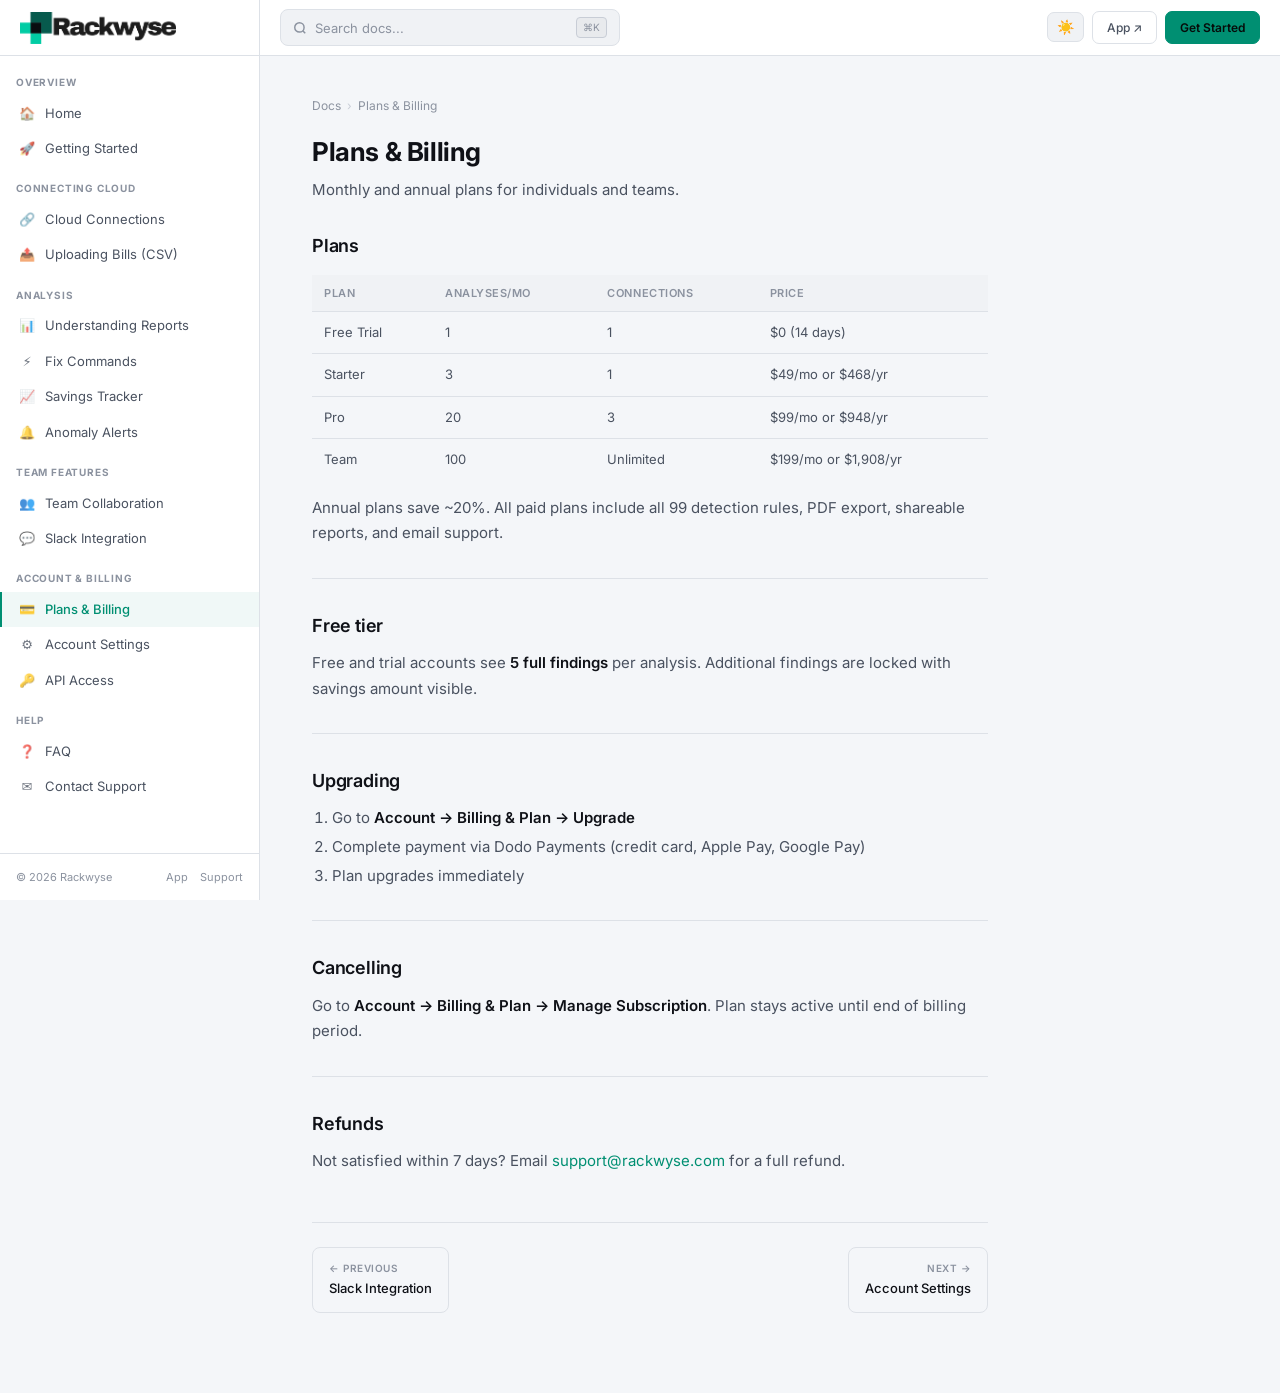
<file: pages/billing.html>
<!DOCTYPE html>
<html lang="en" data-theme="dark">
<head>
  <meta charset="UTF-8"/>
  <meta name="viewport" content="width=device-width,initial-scale=1"/>
  <title>Plans & Billing — Rackwyse Docs</title>
  <meta name="description" content="Rackwyse pricing plans and payment management."/>
  <link rel="icon" href="/favicon.ico" type="image/x-icon"/>
  <style>@import url('https://fonts.googleapis.com/css2?family=Inter:wght@400;500;600;700&family=JetBrains+Mono:wght@400;500&display=swap');

*,*::before,*::after{box-sizing:border-box;margin:0;padding:0}

:root{
  --bg:#0a0c0f;--surface:#111318;--surface2:#191c22;--surface3:#1f2229;
  --border:#252a33;--border2:#2e3440;
  --text:#eef0f5;--text2:#9aa3b0;--muted:#586270;
  --accent:#00d4aa;--accent-dim:rgba(0,212,170,.07);--accent-border:rgba(0,212,170,.18);
  --yellow:#f59e0b;--yellow-dim:rgba(245,158,11,.07);--yellow-border:rgba(245,158,11,.18);
  --blue:#3b82f6;--blue-dim:rgba(59,130,246,.07);--blue-border:rgba(59,130,246,.18);
  --font:'Inter',system-ui,sans-serif;--mono:'JetBrains Mono',monospace;
  --sidebar-w:260px;--topbar-h:56px;
}
[data-theme="light"]{
  --bg:#f4f6f9;--surface:#fff;--surface2:#f0f2f5;--surface3:#e8eaed;
  --border:#dde1e7;--border2:#c8cdd6;
  --text:#0f1117;--text2:#4a5260;--muted:#8b929f;
  --accent:#008f72;--accent-dim:rgba(0,143,114,.06);--accent-border:rgba(0,143,114,.2);
}

html{scroll-behavior:smooth}
body{font-family:var(--font);background:var(--bg);color:var(--text);line-height:1.65;font-size:15px}
a{color:var(--accent);text-decoration:none}
a:hover{text-decoration:underline}

/* ── TOP NAV ── */
.topnav{
  position:sticky;top:0;z-index:200;height:var(--topbar-h);
  background:var(--surface);border-bottom:1px solid var(--border);
  display:flex;align-items:center;gap:0;
  grid-column:1/-1;
}
.topnav-logo{
  width:var(--sidebar-w);flex-shrink:0;
  display:flex;align-items:center;padding:0 20px;
  border-right:1px solid var(--border);height:100%;
  text-decoration:none;
}
.topnav-logo img,.topbar-logo-svg{height:28px;display:block}.topbar-logo-svg svg{height:28px;width:auto}
.topnav-logo:hover{text-decoration:none}
.topnav-search{
  flex:1;display:flex;align-items:center;gap:10px;
  padding:0 20px;height:100%;position:relative;
}
.topnav-search-wrap{
  display:flex;align-items:center;gap:8px;
  background:var(--surface2);border:1px solid var(--border);
  border-radius:8px;padding:7px 12px;width:340px;max-width:100%;
  transition:border-color .15s,background .15s;cursor:text;
}
.topnav-search-wrap:focus-within{border-color:var(--accent-border);background:var(--surface)}
.search-icon{color:var(--muted);flex-shrink:0;display:flex;align-items:center}
.search-input{
  flex:1;background:none;border:none;outline:none;
  font-size:13px;color:var(--text);font-family:var(--font);
}
.search-input::placeholder{color:var(--muted)}
.search-kbd{
  font-size:10px;color:var(--muted);background:var(--surface3);
  border:1px solid var(--border2);border-radius:4px;
  padding:1px 6px;font-family:var(--font);white-space:nowrap;flex-shrink:0;
}
.search-dropdown{
  display:none;position:absolute;top:calc(100% - 4px);left:20px;
  width:400px;z-index:300;
  background:var(--surface);border:1px solid var(--border);
  border-radius:8px;overflow:hidden;box-shadow:0 8px 32px rgba(0,0,0,.4);
  max-height:320px;overflow-y:auto;
}
.search-dropdown.open{display:block}
.search-result{
  display:flex;flex-direction:column;gap:2px;
  padding:10px 16px;cursor:pointer;border-bottom:1px solid var(--border);
  text-decoration:none;transition:background .1s;
}
.search-result:last-child{border-bottom:none}
.search-result:hover{background:var(--accent-dim);text-decoration:none}
.search-result-title{font-size:13px;font-weight:500;color:var(--text)}
.search-result-section{font-size:11px;color:var(--muted)}
.search-empty{padding:16px;text-align:center;font-size:13px;color:var(--muted)}
.topnav-right{
  display:flex;align-items:center;gap:8px;padding:0 20px;flex-shrink:0;
}
.topnav-btn{
  font-size:12px;font-weight:500;padding:6px 14px;
  border-radius:7px;border:1px solid var(--border);
  color:var(--text2);font-family:var(--font);cursor:pointer;
  text-decoration:none;transition:all .1s;
}
.topnav-btn:hover{color:var(--text);background:var(--surface2);text-decoration:none}
.topnav-btn-primary{
  background:var(--accent);color:#060c0a;
  border-color:var(--accent);font-weight:600;
}
.topnav-btn-primary:hover{filter:brightness(1.08);color:#060c0a;text-decoration:none}
.theme-toggle{
  background:var(--surface2);border:1px solid var(--border);
  border-radius:7px;padding:6px 9px;cursor:pointer;
  display:flex;align-items:center;font-size:14px;transition:all .1s;
}
.theme-toggle:hover{background:var(--surface3)}

/* ── LAYOUT ── */
.docs-wrap{
  display:grid;
  grid-template-rows:var(--topbar-h) 1fr;
  grid-template-columns:var(--sidebar-w) 1fr;
  min-height:100vh;
}
.topnav{grid-row:1;grid-column:1/-1}

/* ── SIDEBAR ── */
.sidebar{
  grid-row:2;grid-column:1;
  background:var(--surface);border-right:1px solid var(--border);
  height:calc(100vh - var(--topbar-h));
  position:sticky;top:var(--topbar-h);
  overflow-y:auto;display:flex;flex-direction:column;
  scrollbar-width:thin;scrollbar-color:var(--border) transparent;
}
.sidebar::-webkit-scrollbar{width:3px}
.sidebar::-webkit-scrollbar-thumb{background:var(--border2)}
.sidebar-nav{flex:1;padding:8px 0}
.sidebar-section{
  font-size:10px;font-weight:700;color:var(--muted);
  text-transform:uppercase;letter-spacing:.08em;
  padding:14px 16px 5px;
}
.sidebar-section:first-child{padding-top:10px}
.sidebar-link{
  display:flex;align-items:center;gap:9px;
  padding:7px 16px;font-size:13px;color:var(--text2);
  text-decoration:none;border-left:2px solid transparent;
  transition:all .1s;
}
.sidebar-link:hover{color:var(--text);background:rgba(0,212,170,.05);text-decoration:none}
.sidebar-link.active{color:var(--accent);background:var(--accent-dim);border-left-color:var(--accent);font-weight:500}
.sidebar-icon{font-size:13px;flex-shrink:0;width:18px;text-align:center;opacity:.8}
.sidebar-footer{
  padding:14px 16px;border-top:1px solid var(--border);
  display:flex;align-items:center;justify-content:space-between;
  font-size:11px;color:var(--muted);flex-shrink:0;
}
.sidebar-footer a{color:var(--muted);text-decoration:none}
.sidebar-footer a:hover{color:var(--text)}
.sf-links{display:flex;gap:12px}

/* ── MAIN ── */
.main{
  grid-row:2;grid-column:2;
  padding:40px 52px 80px;
  max-width:780px;
}
.breadcrumb{
  display:flex;align-items:center;gap:6px;
  font-size:12px;color:var(--muted);margin-bottom:20px;
}
.breadcrumb a{color:var(--muted)}
.breadcrumb a:hover{color:var(--text)}
.bc-sep{color:var(--border2)}

.page-badge{
  display:inline-flex;align-items:center;gap:6px;
  background:var(--accent-dim);border:1px solid var(--accent-border);
  border-radius:20px;padding:3px 12px;
  font-size:11px;font-weight:600;color:var(--accent);
  margin-bottom:14px;
}
h1{font-size:26px;font-weight:700;letter-spacing:-.4px;margin-bottom:10px;line-height:1.25}
.page-sub{font-size:15px;color:var(--text2);margin-bottom:28px;line-height:1.65}
h2{font-size:18px;font-weight:600;letter-spacing:-.2px;margin:32px 0 10px;padding-top:32px;border-top:1px solid var(--border)}
h2:first-of-type{border-top:none;padding-top:0;margin-top:20px}
h3{font-size:15px;font-weight:600;margin:18px 0 7px}
p{margin-bottom:12px;color:var(--text2);line-height:1.7}
strong{color:var(--text);font-weight:600}
ul,ol{padding-left:20px;margin-bottom:12px;color:var(--text2)}
li{margin-bottom:5px;line-height:1.6}
code{font-family:var(--mono);font-size:12px;background:var(--surface2);border:1px solid var(--border);padding:2px 6px;border-radius:4px;color:var(--accent)}
pre{background:var(--surface2);border:1px solid var(--border);border-radius:8px;padding:16px;overflow-x:auto;margin:14px 0;position:relative}
pre code{background:none;border:none;padding:0;font-size:12px;color:var(--text);line-height:1.6}
table{width:100%;border-collapse:collapse;margin:14px 0;font-size:13px}
th{text-align:left;padding:9px 12px;font-size:11px;font-weight:600;color:var(--muted);text-transform:uppercase;letter-spacing:.05em;border-bottom:1px solid var(--border);background:var(--surface2)}
td{padding:10px 12px;border-bottom:1px solid var(--border);color:var(--text2)}
tr:last-child td{border-bottom:none}
tr:hover td{background:var(--surface2)}

.info-box{display:flex;gap:12px;padding:13px 15px;border-radius:8px;margin:14px 0;font-size:13px;line-height:1.65}
.info-box.tip{background:var(--accent-dim);border:1px solid var(--accent-border)}
.info-box.warn{background:var(--yellow-dim);border:1px solid var(--yellow-border)}
.info-box.info{background:var(--blue-dim);border:1px solid var(--blue-border)}
.info-icon{font-size:15px;flex-shrink:0;margin-top:1px}

.steps{display:flex;flex-direction:column;margin:16px 0}
.step{display:flex;gap:16px;padding:14px 0;border-bottom:1px solid var(--border)}
.step:last-child{border-bottom:none}
.step-num{width:26px;height:26px;border-radius:50%;background:var(--accent);color:#060c0a;font-size:11px;font-weight:700;display:flex;align-items:center;justify-content:center;flex-shrink:0;margin-top:2px}
.step-body h3{margin:0 0 4px;font-size:14px;font-weight:600;color:var(--text)}
.step-body p{margin:0;font-size:13px}

.card-grid{display:grid;grid-template-columns:repeat(auto-fit,minmax(175px,1fr));gap:12px;margin:18px 0}
.card{background:var(--surface);border:1px solid var(--border);border-radius:10px;padding:18px;text-decoration:none;transition:border-color .15s,transform .1s}
.card:hover{border-color:var(--accent-border);transform:translateY(-1px);text-decoration:none}
.card-icon{font-size:22px;margin-bottom:8px}
.card-title{font-size:13px;font-weight:600;color:var(--text);margin-bottom:3px}
.card-sub{font-size:12px;color:var(--muted);line-height:1.4}

.badge{display:inline-flex;padding:2px 7px;border-radius:9px;font-size:10px;font-weight:600;vertical-align:middle}
.badge-team{background:var(--yellow-dim);color:var(--yellow);border:1px solid var(--yellow-border)}

.copy-btn{position:absolute;top:8px;right:8px;background:var(--surface3);border:1px solid var(--border2);border-radius:5px;padding:3px 9px;font-size:10px;font-weight:500;color:var(--text2);cursor:pointer;font-family:var(--font);transition:all .1s}
.copy-btn:hover{background:var(--accent);color:#060c0a;border-color:var(--accent)}

.page-nav{display:flex;justify-content:space-between;margin-top:48px;padding-top:24px;border-top:1px solid var(--border);gap:16px}
.page-nav-btn{display:flex;flex-direction:column;gap:2px;padding:12px 16px;border:1px solid var(--border);border-radius:8px;text-decoration:none;transition:border-color .1s,background .1s;max-width:220px}
.page-nav-btn:hover{border-color:var(--accent-border);background:var(--accent-dim);text-decoration:none}
.page-nav-label{font-size:10px;font-weight:600;color:var(--muted);text-transform:uppercase;letter-spacing:.05em}
.page-nav-title{font-size:13px;font-weight:500;color:var(--text)}
.page-nav-btn.next{text-align:right;margin-left:auto}

/* mobile */
.mobile-bar{display:none;position:sticky;top:0;z-index:200;height:52px;background:var(--surface);border-bottom:1px solid var(--border);padding:0 16px;align-items:center;justify-content:space-between;gap:12px}
.hamburger{background:none;border:none;cursor:pointer;color:var(--text2);padding:4px;display:flex;align-items:center;border-radius:6px}
.hamburger:hover{background:var(--surface2);color:var(--text)}
.mobile-logo img{height:24px;width:auto}
.mobile-right{display:flex;gap:8px;align-items:center}
.sidebar-overlay{display:none;position:fixed;inset:0;z-index:150;background:rgba(0,0,0,.6)}
@media(max-width:900px){
  .docs-wrap{display:block}
  .topnav{display:none}
  .mobile-bar{display:flex}
  .sidebar{position:fixed;top:0;left:0;bottom:0;z-index:160;height:100vh;transform:translateX(-100%);transition:transform .25s;width:var(--sidebar-w)}
  .sidebar.open{transform:translateX(0)}
  .sidebar-overlay.open{display:block}
  .main{padding:28px 20px 60px;max-width:100%}
}
@media(max-width:480px){.card-grid{grid-template-columns:1fr 1fr}h1{font-size:22px}}
</style>
  <script>
(function(){
  var K='rw-theme';
  function getT(){return localStorage.getItem(K)||(matchMedia('(prefers-color-scheme:light)').matches?'light':'dark')}
  function setT(t){
    document.documentElement.setAttribute('data-theme',t);
    localStorage.setItem(K,t);
    var logoEls = document.querySelectorAll('#rw-logo-img');
    var src = t === 'dark' ? '/brand/logo-dark.png' : '/brand/logo-white.png';
    logoEls.forEach(function(el){ el.src = src; });
  }
  setT(getT());
  document.addEventListener('DOMContentLoaded',function(){
    setT(getT());

    // theme toggle
    document.querySelectorAll('.theme-toggle').forEach(function(b){
      b.addEventListener('click',function(){setT(getT()==='dark'?'light':'dark')});
    });

    // active link
    var path=location.pathname.replace(/\/$/,'');
    document.querySelectorAll('.sidebar-link').forEach(function(a){
      var h=a.getAttribute('href').replace(/\/$/,'');
      if(h===path||h===path+'.html'||(path==='/'&&h==='/index.html'))a.classList.add('active');
    });

    // mobile sidebar
    var sidebar=document.getElementById('sidebar');
    var overlay=document.getElementById('sidebar-overlay');
    function open(){sidebar&&sidebar.classList.add('open');overlay&&overlay.classList.add('open')}
    function close(){sidebar&&sidebar.classList.remove('open');overlay&&overlay.classList.remove('open')}
    document.querySelectorAll('.hamburger').forEach(function(b){b.addEventListener('click',open)});
    if(overlay)overlay.addEventListener('click',close);

    // search
    var PAGES=[
      {t:'Home',s:'Overview',u:'/index.html',k:'rackwyse cloud cost overview'},
      {t:'Getting Started',s:'Overview',u:'/pages/getting-started.html',k:'account signup login verify email first analysis'},
      {t:'Cloud Connections',s:'Connecting Cloud',u:'/pages/connections.html',k:'aws iam role gcp oauth azure bigquery connect'},
      {t:'Uploading Bills',s:'Connecting Cloud',u:'/pages/uploading-bills.html',k:'upload csv billing export aws gcp azure'},
      {t:'Understanding Reports',s:'Analysis',u:'/pages/understanding-reports.html',k:'findings report savings severity pdf share'},
      {t:'Fix Commands',s:'Analysis',u:'/pages/fix-commands.html',k:'cli command fix console steps assign finding status'},
      {t:'Savings Tracker',s:'Analysis',u:'/pages/savings-tracker.html',k:'savings tracker confirmed fixed mark resolve'},
      {t:'Anomaly Alerts',s:'Analysis',u:'/pages/anomaly-alerts.html',k:'anomaly alert spike spend email daily monthly'},
      {t:'Team Collaboration',s:'Team Features',u:'/pages/team.html',k:'team invite member role cost overview weekly digest'},
      {t:'Slack Integration',s:'Team Features',u:'/pages/slack.html',k:'slack webhook integration notification alert'},
      {t:'Plans & Billing',s:'Account & Billing',u:'/pages/billing.html',k:'plans pricing upgrade billing payment'},
      {t:'Account Settings',s:'Account & Billing',u:'/pages/account.html',k:'account settings profile password 2fa notifications'},
      {t:'API Access',s:'Account & Billing',u:'/pages/api.html',k:'api key rest endpoint programmatic'},
      {t:'FAQ',s:'Help',u:'/pages/faq.html',k:'faq questions answers security refund cancel'},
    ];
    var inp=document.getElementById('search-input');
    var drop=document.getElementById('search-dropdown');
    if(inp&&drop){
      function search(q){
        q=q.toLowerCase().trim();drop.innerHTML='';
        if(!q){drop.classList.remove('open');return}
        var res=PAGES.filter(function(p){return p.t.toLowerCase().includes(q)||p.k.includes(q)||p.s.toLowerCase().includes(q)}).slice(0,6);
        if(!res.length){drop.innerHTML='<div class="search-empty">No results for \''+q+'\'</div>'}
        else res.forEach(function(p){
          var a=document.createElement('a');a.className='search-result';a.href=p.u;
          a.innerHTML='<span class="search-result-title">'+p.t+'</span><span class="search-result-section">'+p.s+'</span>';
          drop.appendChild(a);
        });
        drop.classList.add('open');
      }
      inp.addEventListener('input',function(){search(this.value)});
      document.addEventListener('click',function(e){if(!e.target.closest('.topnav-search'))drop.classList.remove('open')});
      document.addEventListener('keydown',function(e){
        if((e.metaKey||e.ctrlKey)&&e.key==='k'){e.preventDefault();inp.focus();inp.select()}
        if(e.key==='Escape'){drop.classList.remove('open');inp.blur()}
      });
    }

    // copy buttons
    document.querySelectorAll('pre').forEach(function(pre){
      var btn=document.createElement('button');btn.className='copy-btn';btn.textContent='Copy';
      btn.addEventListener('click',function(){
        var txt=pre.querySelector('code')?pre.querySelector('code').textContent:pre.textContent;
        navigator.clipboard.writeText(txt).then(function(){btn.textContent='Copied!';setTimeout(function(){btn.textContent='Copy'},1500)});
      });
      pre.appendChild(btn);
    });
  });
})();
</script>
</head>
<body>
<div class="mobile-bar">
  <button class="hamburger" aria-label="Menu"><svg width="20" height="20" viewBox="0 0 24 24" fill="none" stroke="currentColor" stroke-width="2"><line x1="3" y1="6" x2="21" y2="6"/><line x1="3" y1="12" x2="21" y2="12"/><line x1="3" y1="18" x2="21" y2="18"/></svg></button>
  <a href="/index.html" class="mobile-logo"><span id="mobile-logo-img" style="display:flex;align-items:center"><svg width="140" height="32" viewBox="0 0 140 32" fill="none" xmlns="http://www.w3.org/2000/svg"><rect width="28" height="28" rx="7" y="2" fill="#00d4aa"/><path d="M7 22L11 10L16 16L20 12L22 22H7Z" fill="#060c0a"/><text x="36" y="22" font-family="Inter,system-ui,sans-serif" font-size="16" font-weight="700" fill="#eef0f5" letter-spacing="-0.3">Rackwyse</text></svg></span></a>
  <div class="mobile-right"><button class="theme-toggle" aria-label="Toggle theme"><span>☀️</span></button></div>
</div>
<div class="sidebar-overlay" id="sidebar-overlay"></div>
<div class="docs-wrap">
  <header class="topnav">
  <a href="/index.html" class="topnav-logo">
    <img src="/brand/logo-dark.png" alt="Rackwyse" id="rw-logo-img" style="height:32px;width:auto;display:block"/>
  </a>
  <div class="topnav-search">
    <div class="topnav-search-wrap">
      <span class="search-icon"><svg width="14" height="14" viewBox="0 0 24 24" fill="none" stroke="currentColor" stroke-width="2.5"><circle cx="11" cy="11" r="8"/><path d="m21 21-4.35-4.35"/></svg></span>
      <input type="text" id="search-input" class="search-input" placeholder="Search docs..." autocomplete="off"/>
      <kbd class="search-kbd">⌘K</kbd>
    </div>
    <div class="search-dropdown" id="search-dropdown"></div>
  </div>
  <div class="topnav-right">
    <button class="theme-toggle" aria-label="Toggle theme" id="theme-toggle-btn">
      <span id="theme-icon">☀️</span>
    </button>
    <a href="https://app.rackwyse.com" class="topnav-btn" target="_blank">App ↗</a>
    <a href="https://app.rackwyse.com/register" class="topnav-btn topnav-btn-primary">Get Started</a>
  </div>
</header>
  <aside class="sidebar" id="sidebar">
  <nav class="sidebar-nav"><div class="sidebar-section">Overview</div>
<a href="/index.html" class="sidebar-link"><span class="sidebar-icon">🏠</span>Home</a>
<a href="/pages/getting-started.html" class="sidebar-link"><span class="sidebar-icon">🚀</span>Getting Started</a>
<div class="sidebar-section">Connecting Cloud</div>
<a href="/pages/connections.html" class="sidebar-link"><span class="sidebar-icon">🔗</span>Cloud Connections</a>
<a href="/pages/uploading-bills.html" class="sidebar-link"><span class="sidebar-icon">📤</span>Uploading Bills (CSV)</a>
<div class="sidebar-section">Analysis</div>
<a href="/pages/understanding-reports.html" class="sidebar-link"><span class="sidebar-icon">📊</span>Understanding Reports</a>
<a href="/pages/fix-commands.html" class="sidebar-link"><span class="sidebar-icon">⚡</span>Fix Commands</a>
<a href="/pages/savings-tracker.html" class="sidebar-link"><span class="sidebar-icon">📈</span>Savings Tracker</a>
<a href="/pages/anomaly-alerts.html" class="sidebar-link"><span class="sidebar-icon">🔔</span>Anomaly Alerts</a>
<div class="sidebar-section">Team Features</div>
<a href="/pages/team.html" class="sidebar-link"><span class="sidebar-icon">👥</span>Team Collaboration</a>
<a href="/pages/slack.html" class="sidebar-link"><span class="sidebar-icon">💬</span>Slack Integration</a>
<div class="sidebar-section">Account & Billing</div>
<a href="/pages/billing.html" class="sidebar-link"><span class="sidebar-icon">💳</span>Plans & Billing</a>
<a href="/pages/account.html" class="sidebar-link"><span class="sidebar-icon">⚙️</span>Account Settings</a>
<a href="/pages/api.html" class="sidebar-link"><span class="sidebar-icon">🔑</span>API Access</a>
<div class="sidebar-section">Help</div>
<a href="/pages/faq.html" class="sidebar-link"><span class="sidebar-icon">❓</span>FAQ</a>
<a href="mailto:support@rackwyse.com" class="sidebar-link"><span class="sidebar-icon">✉️</span>Contact Support</a>
</nav>
  <div class="sidebar-footer">
    <span>© 2026 Rackwyse</span>
    <div class="sf-links"><a href="https://app.rackwyse.com">App</a><a href="mailto:support@rackwyse.com">Support</a></div>
  </div>
</aside>
  <main class="main">

<div class="breadcrumb"><a href="/index.html">Docs</a><span class="bc-sep">›</span>Plans & Billing</div>
<h1>Plans & Billing</h1>
<p class="page-sub">Monthly and annual plans for individuals and teams.</p>
<h2>Plans</h2>
<table>
  <tr><th>Plan</th><th>Analyses/mo</th><th>Connections</th><th>Price</th></tr>
  <tr><td>Free Trial</td><td>1</td><td>1</td><td>$0 (14 days)</td></tr>
  <tr><td>Starter</td><td>3</td><td>1</td><td>$49/mo or $468/yr</td></tr>
  <tr><td>Pro</td><td>20</td><td>3</td><td>$99/mo or $948/yr</td></tr>
  <tr><td>Team</td><td>100</td><td>Unlimited</td><td>$199/mo or $1,908/yr</td></tr>
</table>
<p>Annual plans save ~20%. All paid plans include all 99 detection rules, PDF export, shareable reports, and email support.</p>
<h2>Free tier</h2>
<p>Free and trial accounts see <strong>5 full findings</strong> per analysis. Additional findings are locked with savings amount visible.</p>
<h2>Upgrading</h2>
<ol>
  <li>Go to <strong>Account → Billing &amp; Plan → Upgrade</strong></li>
  <li>Complete payment via Dodo Payments (credit card, Apple Pay, Google Pay)</li>
  <li>Plan upgrades immediately</li>
</ol>
<h2>Cancelling</h2>
<p>Go to <strong>Account → Billing &amp; Plan → Manage Subscription</strong>. Plan stays active until end of billing period.</p>
<h2>Refunds</h2>
<p>Not satisfied within 7 days? Email <a href="mailto:support@rackwyse.com">support@rackwyse.com</a> for a full refund.</p>
<div class="page-nav"><a href="/pages/slack.html" class="page-nav-btn"><span class="page-nav-label">← Previous</span><span class="page-nav-title">Slack Integration</span></a><a href="/pages/account.html" class="page-nav-btn next"><span class="page-nav-label">Next →</span><span class="page-nav-title">Account Settings</span></a></div>
  </main>
</div>
</body>
</html>
</file>
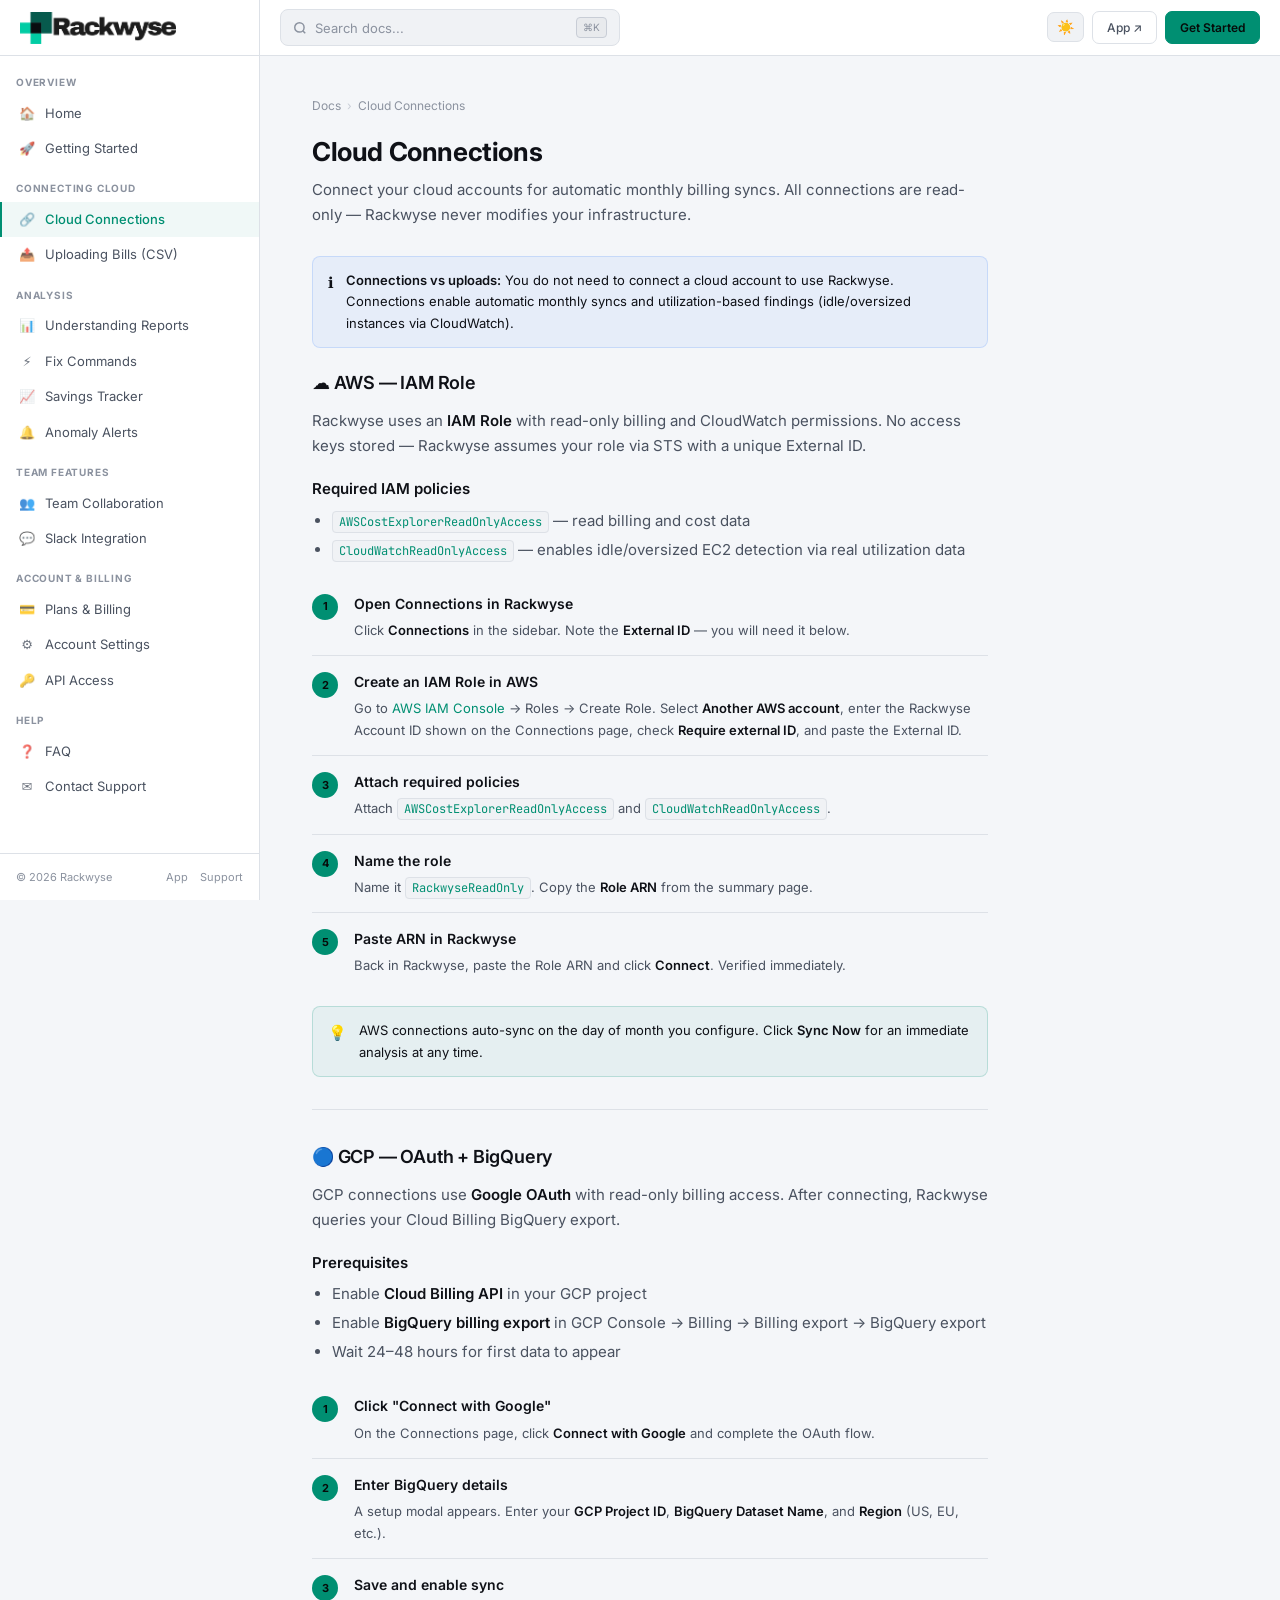
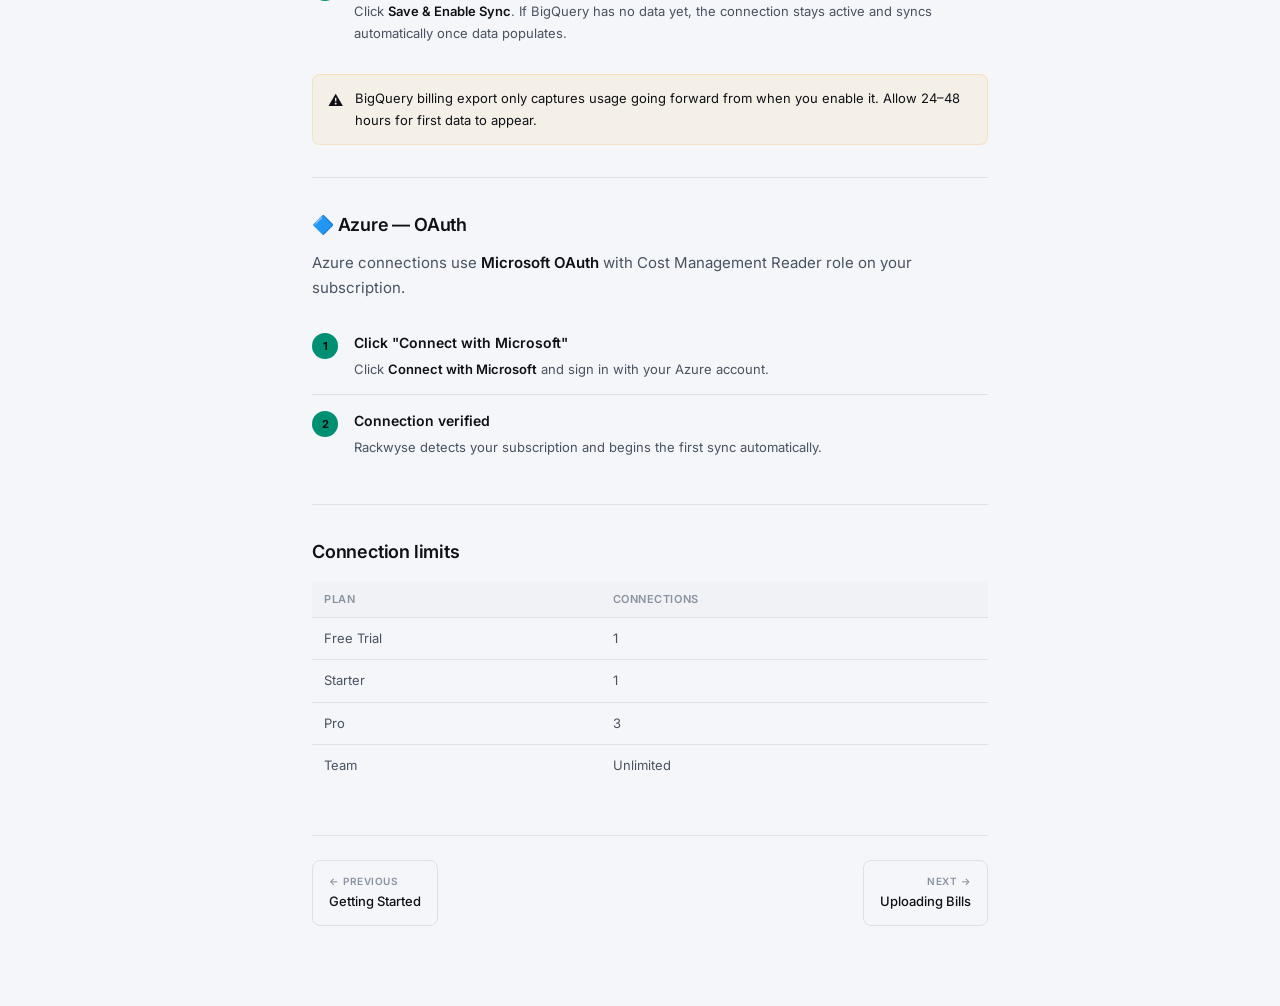
<file: pages/connections.html>
<!DOCTYPE html>
<html lang="en" data-theme="dark">
<head>
  <meta charset="UTF-8"/>
  <meta name="viewport" content="width=device-width,initial-scale=1"/>
  <title>Cloud Connections — Rackwyse Docs</title>
  <meta name="description" content="Connect AWS, GCP, and Azure to Rackwyse for automatic syncs."/>
  <link rel="icon" href="/favicon.ico" type="image/x-icon"/>
  <style>@import url('https://fonts.googleapis.com/css2?family=Inter:wght@400;500;600;700&family=JetBrains+Mono:wght@400;500&display=swap');

*,*::before,*::after{box-sizing:border-box;margin:0;padding:0}

:root{
  --bg:#0a0c0f;--surface:#111318;--surface2:#191c22;--surface3:#1f2229;
  --border:#252a33;--border2:#2e3440;
  --text:#eef0f5;--text2:#9aa3b0;--muted:#586270;
  --accent:#00d4aa;--accent-dim:rgba(0,212,170,.07);--accent-border:rgba(0,212,170,.18);
  --yellow:#f59e0b;--yellow-dim:rgba(245,158,11,.07);--yellow-border:rgba(245,158,11,.18);
  --blue:#3b82f6;--blue-dim:rgba(59,130,246,.07);--blue-border:rgba(59,130,246,.18);
  --font:'Inter',system-ui,sans-serif;--mono:'JetBrains Mono',monospace;
  --sidebar-w:260px;--topbar-h:56px;
}
[data-theme="light"]{
  --bg:#f4f6f9;--surface:#fff;--surface2:#f0f2f5;--surface3:#e8eaed;
  --border:#dde1e7;--border2:#c8cdd6;
  --text:#0f1117;--text2:#4a5260;--muted:#8b929f;
  --accent:#008f72;--accent-dim:rgba(0,143,114,.06);--accent-border:rgba(0,143,114,.2);
}

html{scroll-behavior:smooth}
body{font-family:var(--font);background:var(--bg);color:var(--text);line-height:1.65;font-size:15px}
a{color:var(--accent);text-decoration:none}
a:hover{text-decoration:underline}

/* ── TOP NAV ── */
.topnav{
  position:sticky;top:0;z-index:200;height:var(--topbar-h);
  background:var(--surface);border-bottom:1px solid var(--border);
  display:flex;align-items:center;gap:0;
  grid-column:1/-1;
}
.topnav-logo{
  width:var(--sidebar-w);flex-shrink:0;
  display:flex;align-items:center;padding:0 20px;
  border-right:1px solid var(--border);height:100%;
  text-decoration:none;
}
.topnav-logo img,.topbar-logo-svg{height:28px;display:block}.topbar-logo-svg svg{height:28px;width:auto}
.topnav-logo:hover{text-decoration:none}
.topnav-search{
  flex:1;display:flex;align-items:center;gap:10px;
  padding:0 20px;height:100%;position:relative;
}
.topnav-search-wrap{
  display:flex;align-items:center;gap:8px;
  background:var(--surface2);border:1px solid var(--border);
  border-radius:8px;padding:7px 12px;width:340px;max-width:100%;
  transition:border-color .15s,background .15s;cursor:text;
}
.topnav-search-wrap:focus-within{border-color:var(--accent-border);background:var(--surface)}
.search-icon{color:var(--muted);flex-shrink:0;display:flex;align-items:center}
.search-input{
  flex:1;background:none;border:none;outline:none;
  font-size:13px;color:var(--text);font-family:var(--font);
}
.search-input::placeholder{color:var(--muted)}
.search-kbd{
  font-size:10px;color:var(--muted);background:var(--surface3);
  border:1px solid var(--border2);border-radius:4px;
  padding:1px 6px;font-family:var(--font);white-space:nowrap;flex-shrink:0;
}
.search-dropdown{
  display:none;position:absolute;top:calc(100% - 4px);left:20px;
  width:400px;z-index:300;
  background:var(--surface);border:1px solid var(--border);
  border-radius:8px;overflow:hidden;box-shadow:0 8px 32px rgba(0,0,0,.4);
  max-height:320px;overflow-y:auto;
}
.search-dropdown.open{display:block}
.search-result{
  display:flex;flex-direction:column;gap:2px;
  padding:10px 16px;cursor:pointer;border-bottom:1px solid var(--border);
  text-decoration:none;transition:background .1s;
}
.search-result:last-child{border-bottom:none}
.search-result:hover{background:var(--accent-dim);text-decoration:none}
.search-result-title{font-size:13px;font-weight:500;color:var(--text)}
.search-result-section{font-size:11px;color:var(--muted)}
.search-empty{padding:16px;text-align:center;font-size:13px;color:var(--muted)}
.topnav-right{
  display:flex;align-items:center;gap:8px;padding:0 20px;flex-shrink:0;
}
.topnav-btn{
  font-size:12px;font-weight:500;padding:6px 14px;
  border-radius:7px;border:1px solid var(--border);
  color:var(--text2);font-family:var(--font);cursor:pointer;
  text-decoration:none;transition:all .1s;
}
.topnav-btn:hover{color:var(--text);background:var(--surface2);text-decoration:none}
.topnav-btn-primary{
  background:var(--accent);color:#060c0a;
  border-color:var(--accent);font-weight:600;
}
.topnav-btn-primary:hover{filter:brightness(1.08);color:#060c0a;text-decoration:none}
.theme-toggle{
  background:var(--surface2);border:1px solid var(--border);
  border-radius:7px;padding:6px 9px;cursor:pointer;
  display:flex;align-items:center;font-size:14px;transition:all .1s;
}
.theme-toggle:hover{background:var(--surface3)}

/* ── LAYOUT ── */
.docs-wrap{
  display:grid;
  grid-template-rows:var(--topbar-h) 1fr;
  grid-template-columns:var(--sidebar-w) 1fr;
  min-height:100vh;
}
.topnav{grid-row:1;grid-column:1/-1}

/* ── SIDEBAR ── */
.sidebar{
  grid-row:2;grid-column:1;
  background:var(--surface);border-right:1px solid var(--border);
  height:calc(100vh - var(--topbar-h));
  position:sticky;top:var(--topbar-h);
  overflow-y:auto;display:flex;flex-direction:column;
  scrollbar-width:thin;scrollbar-color:var(--border) transparent;
}
.sidebar::-webkit-scrollbar{width:3px}
.sidebar::-webkit-scrollbar-thumb{background:var(--border2)}
.sidebar-nav{flex:1;padding:8px 0}
.sidebar-section{
  font-size:10px;font-weight:700;color:var(--muted);
  text-transform:uppercase;letter-spacing:.08em;
  padding:14px 16px 5px;
}
.sidebar-section:first-child{padding-top:10px}
.sidebar-link{
  display:flex;align-items:center;gap:9px;
  padding:7px 16px;font-size:13px;color:var(--text2);
  text-decoration:none;border-left:2px solid transparent;
  transition:all .1s;
}
.sidebar-link:hover{color:var(--text);background:rgba(0,212,170,.05);text-decoration:none}
.sidebar-link.active{color:var(--accent);background:var(--accent-dim);border-left-color:var(--accent);font-weight:500}
.sidebar-icon{font-size:13px;flex-shrink:0;width:18px;text-align:center;opacity:.8}
.sidebar-footer{
  padding:14px 16px;border-top:1px solid var(--border);
  display:flex;align-items:center;justify-content:space-between;
  font-size:11px;color:var(--muted);flex-shrink:0;
}
.sidebar-footer a{color:var(--muted);text-decoration:none}
.sidebar-footer a:hover{color:var(--text)}
.sf-links{display:flex;gap:12px}

/* ── MAIN ── */
.main{
  grid-row:2;grid-column:2;
  padding:40px 52px 80px;
  max-width:780px;
}
.breadcrumb{
  display:flex;align-items:center;gap:6px;
  font-size:12px;color:var(--muted);margin-bottom:20px;
}
.breadcrumb a{color:var(--muted)}
.breadcrumb a:hover{color:var(--text)}
.bc-sep{color:var(--border2)}

.page-badge{
  display:inline-flex;align-items:center;gap:6px;
  background:var(--accent-dim);border:1px solid var(--accent-border);
  border-radius:20px;padding:3px 12px;
  font-size:11px;font-weight:600;color:var(--accent);
  margin-bottom:14px;
}
h1{font-size:26px;font-weight:700;letter-spacing:-.4px;margin-bottom:10px;line-height:1.25}
.page-sub{font-size:15px;color:var(--text2);margin-bottom:28px;line-height:1.65}
h2{font-size:18px;font-weight:600;letter-spacing:-.2px;margin:32px 0 10px;padding-top:32px;border-top:1px solid var(--border)}
h2:first-of-type{border-top:none;padding-top:0;margin-top:20px}
h3{font-size:15px;font-weight:600;margin:18px 0 7px}
p{margin-bottom:12px;color:var(--text2);line-height:1.7}
strong{color:var(--text);font-weight:600}
ul,ol{padding-left:20px;margin-bottom:12px;color:var(--text2)}
li{margin-bottom:5px;line-height:1.6}
code{font-family:var(--mono);font-size:12px;background:var(--surface2);border:1px solid var(--border);padding:2px 6px;border-radius:4px;color:var(--accent)}
pre{background:var(--surface2);border:1px solid var(--border);border-radius:8px;padding:16px;overflow-x:auto;margin:14px 0;position:relative}
pre code{background:none;border:none;padding:0;font-size:12px;color:var(--text);line-height:1.6}
table{width:100%;border-collapse:collapse;margin:14px 0;font-size:13px}
th{text-align:left;padding:9px 12px;font-size:11px;font-weight:600;color:var(--muted);text-transform:uppercase;letter-spacing:.05em;border-bottom:1px solid var(--border);background:var(--surface2)}
td{padding:10px 12px;border-bottom:1px solid var(--border);color:var(--text2)}
tr:last-child td{border-bottom:none}
tr:hover td{background:var(--surface2)}

.info-box{display:flex;gap:12px;padding:13px 15px;border-radius:8px;margin:14px 0;font-size:13px;line-height:1.65}
.info-box.tip{background:var(--accent-dim);border:1px solid var(--accent-border)}
.info-box.warn{background:var(--yellow-dim);border:1px solid var(--yellow-border)}
.info-box.info{background:var(--blue-dim);border:1px solid var(--blue-border)}
.info-icon{font-size:15px;flex-shrink:0;margin-top:1px}

.steps{display:flex;flex-direction:column;margin:16px 0}
.step{display:flex;gap:16px;padding:14px 0;border-bottom:1px solid var(--border)}
.step:last-child{border-bottom:none}
.step-num{width:26px;height:26px;border-radius:50%;background:var(--accent);color:#060c0a;font-size:11px;font-weight:700;display:flex;align-items:center;justify-content:center;flex-shrink:0;margin-top:2px}
.step-body h3{margin:0 0 4px;font-size:14px;font-weight:600;color:var(--text)}
.step-body p{margin:0;font-size:13px}

.card-grid{display:grid;grid-template-columns:repeat(auto-fit,minmax(175px,1fr));gap:12px;margin:18px 0}
.card{background:var(--surface);border:1px solid var(--border);border-radius:10px;padding:18px;text-decoration:none;transition:border-color .15s,transform .1s}
.card:hover{border-color:var(--accent-border);transform:translateY(-1px);text-decoration:none}
.card-icon{font-size:22px;margin-bottom:8px}
.card-title{font-size:13px;font-weight:600;color:var(--text);margin-bottom:3px}
.card-sub{font-size:12px;color:var(--muted);line-height:1.4}

.badge{display:inline-flex;padding:2px 7px;border-radius:9px;font-size:10px;font-weight:600;vertical-align:middle}
.badge-team{background:var(--yellow-dim);color:var(--yellow);border:1px solid var(--yellow-border)}

.copy-btn{position:absolute;top:8px;right:8px;background:var(--surface3);border:1px solid var(--border2);border-radius:5px;padding:3px 9px;font-size:10px;font-weight:500;color:var(--text2);cursor:pointer;font-family:var(--font);transition:all .1s}
.copy-btn:hover{background:var(--accent);color:#060c0a;border-color:var(--accent)}

.page-nav{display:flex;justify-content:space-between;margin-top:48px;padding-top:24px;border-top:1px solid var(--border);gap:16px}
.page-nav-btn{display:flex;flex-direction:column;gap:2px;padding:12px 16px;border:1px solid var(--border);border-radius:8px;text-decoration:none;transition:border-color .1s,background .1s;max-width:220px}
.page-nav-btn:hover{border-color:var(--accent-border);background:var(--accent-dim);text-decoration:none}
.page-nav-label{font-size:10px;font-weight:600;color:var(--muted);text-transform:uppercase;letter-spacing:.05em}
.page-nav-title{font-size:13px;font-weight:500;color:var(--text)}
.page-nav-btn.next{text-align:right;margin-left:auto}

/* mobile */
.mobile-bar{display:none;position:sticky;top:0;z-index:200;height:52px;background:var(--surface);border-bottom:1px solid var(--border);padding:0 16px;align-items:center;justify-content:space-between;gap:12px}
.hamburger{background:none;border:none;cursor:pointer;color:var(--text2);padding:4px;display:flex;align-items:center;border-radius:6px}
.hamburger:hover{background:var(--surface2);color:var(--text)}
.mobile-logo img{height:24px;width:auto}
.mobile-right{display:flex;gap:8px;align-items:center}
.sidebar-overlay{display:none;position:fixed;inset:0;z-index:150;background:rgba(0,0,0,.6)}
@media(max-width:900px){
  .docs-wrap{display:block}
  .topnav{display:none}
  .mobile-bar{display:flex}
  .sidebar{position:fixed;top:0;left:0;bottom:0;z-index:160;height:100vh;transform:translateX(-100%);transition:transform .25s;width:var(--sidebar-w)}
  .sidebar.open{transform:translateX(0)}
  .sidebar-overlay.open{display:block}
  .main{padding:28px 20px 60px;max-width:100%}
}
@media(max-width:480px){.card-grid{grid-template-columns:1fr 1fr}h1{font-size:22px}}
</style>
  <script>
(function(){
  var K='rw-theme';
  function getT(){return localStorage.getItem(K)||(matchMedia('(prefers-color-scheme:light)').matches?'light':'dark')}
  function setT(t){
    document.documentElement.setAttribute('data-theme',t);
    localStorage.setItem(K,t);
    var logoEls = document.querySelectorAll('#rw-logo-img');
    var src = t === 'dark' ? '/brand/logo-dark.png' : '/brand/logo-white.png';
    logoEls.forEach(function(el){ el.src = src; });
  }
  setT(getT());
  document.addEventListener('DOMContentLoaded',function(){
    setT(getT());

    // theme toggle
    document.querySelectorAll('.theme-toggle').forEach(function(b){
      b.addEventListener('click',function(){setT(getT()==='dark'?'light':'dark')});
    });

    // active link
    var path=location.pathname.replace(/\/$/,'');
    document.querySelectorAll('.sidebar-link').forEach(function(a){
      var h=a.getAttribute('href').replace(/\/$/,'');
      if(h===path||h===path+'.html'||(path==='/'&&h==='/index.html'))a.classList.add('active');
    });

    // mobile sidebar
    var sidebar=document.getElementById('sidebar');
    var overlay=document.getElementById('sidebar-overlay');
    function open(){sidebar&&sidebar.classList.add('open');overlay&&overlay.classList.add('open')}
    function close(){sidebar&&sidebar.classList.remove('open');overlay&&overlay.classList.remove('open')}
    document.querySelectorAll('.hamburger').forEach(function(b){b.addEventListener('click',open)});
    if(overlay)overlay.addEventListener('click',close);

    // search
    var PAGES=[
      {t:'Home',s:'Overview',u:'/index.html',k:'rackwyse cloud cost overview'},
      {t:'Getting Started',s:'Overview',u:'/pages/getting-started.html',k:'account signup login verify email first analysis'},
      {t:'Cloud Connections',s:'Connecting Cloud',u:'/pages/connections.html',k:'aws iam role gcp oauth azure bigquery connect'},
      {t:'Uploading Bills',s:'Connecting Cloud',u:'/pages/uploading-bills.html',k:'upload csv billing export aws gcp azure'},
      {t:'Understanding Reports',s:'Analysis',u:'/pages/understanding-reports.html',k:'findings report savings severity pdf share'},
      {t:'Fix Commands',s:'Analysis',u:'/pages/fix-commands.html',k:'cli command fix console steps assign finding status'},
      {t:'Savings Tracker',s:'Analysis',u:'/pages/savings-tracker.html',k:'savings tracker confirmed fixed mark resolve'},
      {t:'Anomaly Alerts',s:'Analysis',u:'/pages/anomaly-alerts.html',k:'anomaly alert spike spend email daily monthly'},
      {t:'Team Collaboration',s:'Team Features',u:'/pages/team.html',k:'team invite member role cost overview weekly digest'},
      {t:'Slack Integration',s:'Team Features',u:'/pages/slack.html',k:'slack webhook integration notification alert'},
      {t:'Plans & Billing',s:'Account & Billing',u:'/pages/billing.html',k:'plans pricing upgrade billing payment'},
      {t:'Account Settings',s:'Account & Billing',u:'/pages/account.html',k:'account settings profile password 2fa notifications'},
      {t:'API Access',s:'Account & Billing',u:'/pages/api.html',k:'api key rest endpoint programmatic'},
      {t:'FAQ',s:'Help',u:'/pages/faq.html',k:'faq questions answers security refund cancel'},
    ];
    var inp=document.getElementById('search-input');
    var drop=document.getElementById('search-dropdown');
    if(inp&&drop){
      function search(q){
        q=q.toLowerCase().trim();drop.innerHTML='';
        if(!q){drop.classList.remove('open');return}
        var res=PAGES.filter(function(p){return p.t.toLowerCase().includes(q)||p.k.includes(q)||p.s.toLowerCase().includes(q)}).slice(0,6);
        if(!res.length){drop.innerHTML='<div class="search-empty">No results for \''+q+'\'</div>'}
        else res.forEach(function(p){
          var a=document.createElement('a');a.className='search-result';a.href=p.u;
          a.innerHTML='<span class="search-result-title">'+p.t+'</span><span class="search-result-section">'+p.s+'</span>';
          drop.appendChild(a);
        });
        drop.classList.add('open');
      }
      inp.addEventListener('input',function(){search(this.value)});
      document.addEventListener('click',function(e){if(!e.target.closest('.topnav-search'))drop.classList.remove('open')});
      document.addEventListener('keydown',function(e){
        if((e.metaKey||e.ctrlKey)&&e.key==='k'){e.preventDefault();inp.focus();inp.select()}
        if(e.key==='Escape'){drop.classList.remove('open');inp.blur()}
      });
    }

    // copy buttons
    document.querySelectorAll('pre').forEach(function(pre){
      var btn=document.createElement('button');btn.className='copy-btn';btn.textContent='Copy';
      btn.addEventListener('click',function(){
        var txt=pre.querySelector('code')?pre.querySelector('code').textContent:pre.textContent;
        navigator.clipboard.writeText(txt).then(function(){btn.textContent='Copied!';setTimeout(function(){btn.textContent='Copy'},1500)});
      });
      pre.appendChild(btn);
    });
  });
})();
</script>
</head>
<body>
<div class="mobile-bar">
  <button class="hamburger" aria-label="Menu"><svg width="20" height="20" viewBox="0 0 24 24" fill="none" stroke="currentColor" stroke-width="2"><line x1="3" y1="6" x2="21" y2="6"/><line x1="3" y1="12" x2="21" y2="12"/><line x1="3" y1="18" x2="21" y2="18"/></svg></button>
  <a href="/index.html" class="mobile-logo"><span id="mobile-logo-img" style="display:flex;align-items:center"><svg width="140" height="32" viewBox="0 0 140 32" fill="none" xmlns="http://www.w3.org/2000/svg"><rect width="28" height="28" rx="7" y="2" fill="#00d4aa"/><path d="M7 22L11 10L16 16L20 12L22 22H7Z" fill="#060c0a"/><text x="36" y="22" font-family="Inter,system-ui,sans-serif" font-size="16" font-weight="700" fill="#eef0f5" letter-spacing="-0.3">Rackwyse</text></svg></span></a>
  <div class="mobile-right"><button class="theme-toggle" aria-label="Toggle theme"><span>☀️</span></button></div>
</div>
<div class="sidebar-overlay" id="sidebar-overlay"></div>
<div class="docs-wrap">
  <header class="topnav">
  <a href="/index.html" class="topnav-logo">
    <img src="/brand/logo-dark.png" alt="Rackwyse" id="rw-logo-img" style="height:32px;width:auto;display:block"/>
  </a>
  <div class="topnav-search">
    <div class="topnav-search-wrap">
      <span class="search-icon"><svg width="14" height="14" viewBox="0 0 24 24" fill="none" stroke="currentColor" stroke-width="2.5"><circle cx="11" cy="11" r="8"/><path d="m21 21-4.35-4.35"/></svg></span>
      <input type="text" id="search-input" class="search-input" placeholder="Search docs..." autocomplete="off"/>
      <kbd class="search-kbd">⌘K</kbd>
    </div>
    <div class="search-dropdown" id="search-dropdown"></div>
  </div>
  <div class="topnav-right">
    <button class="theme-toggle" aria-label="Toggle theme" id="theme-toggle-btn">
      <span id="theme-icon">☀️</span>
    </button>
    <a href="https://app.rackwyse.com" class="topnav-btn" target="_blank">App ↗</a>
    <a href="https://app.rackwyse.com/register" class="topnav-btn topnav-btn-primary">Get Started</a>
  </div>
</header>
  <aside class="sidebar" id="sidebar">
  <nav class="sidebar-nav"><div class="sidebar-section">Overview</div>
<a href="/index.html" class="sidebar-link"><span class="sidebar-icon">🏠</span>Home</a>
<a href="/pages/getting-started.html" class="sidebar-link"><span class="sidebar-icon">🚀</span>Getting Started</a>
<div class="sidebar-section">Connecting Cloud</div>
<a href="/pages/connections.html" class="sidebar-link"><span class="sidebar-icon">🔗</span>Cloud Connections</a>
<a href="/pages/uploading-bills.html" class="sidebar-link"><span class="sidebar-icon">📤</span>Uploading Bills (CSV)</a>
<div class="sidebar-section">Analysis</div>
<a href="/pages/understanding-reports.html" class="sidebar-link"><span class="sidebar-icon">📊</span>Understanding Reports</a>
<a href="/pages/fix-commands.html" class="sidebar-link"><span class="sidebar-icon">⚡</span>Fix Commands</a>
<a href="/pages/savings-tracker.html" class="sidebar-link"><span class="sidebar-icon">📈</span>Savings Tracker</a>
<a href="/pages/anomaly-alerts.html" class="sidebar-link"><span class="sidebar-icon">🔔</span>Anomaly Alerts</a>
<div class="sidebar-section">Team Features</div>
<a href="/pages/team.html" class="sidebar-link"><span class="sidebar-icon">👥</span>Team Collaboration</a>
<a href="/pages/slack.html" class="sidebar-link"><span class="sidebar-icon">💬</span>Slack Integration</a>
<div class="sidebar-section">Account & Billing</div>
<a href="/pages/billing.html" class="sidebar-link"><span class="sidebar-icon">💳</span>Plans & Billing</a>
<a href="/pages/account.html" class="sidebar-link"><span class="sidebar-icon">⚙️</span>Account Settings</a>
<a href="/pages/api.html" class="sidebar-link"><span class="sidebar-icon">🔑</span>API Access</a>
<div class="sidebar-section">Help</div>
<a href="/pages/faq.html" class="sidebar-link"><span class="sidebar-icon">❓</span>FAQ</a>
<a href="mailto:support@rackwyse.com" class="sidebar-link"><span class="sidebar-icon">✉️</span>Contact Support</a>
</nav>
  <div class="sidebar-footer">
    <span>© 2026 Rackwyse</span>
    <div class="sf-links"><a href="https://app.rackwyse.com">App</a><a href="mailto:support@rackwyse.com">Support</a></div>
  </div>
</aside>
  <main class="main">

<div class="breadcrumb"><a href="/index.html">Docs</a><span class="bc-sep">›</span>Cloud Connections</div>
<h1>Cloud Connections</h1>
<p class="page-sub">Connect your cloud accounts for automatic monthly billing syncs. All connections are read-only — Rackwyse never modifies your infrastructure.</p>
<div class="info-box info"><div class="info-icon">ℹ️</div><div><strong>Connections vs uploads:</strong> You do not need to connect a cloud account to use Rackwyse. Connections enable automatic monthly syncs and utilization-based findings (idle/oversized instances via CloudWatch).</div></div>
<h2>☁️ AWS — IAM Role</h2>
<p>Rackwyse uses an <strong>IAM Role</strong> with read-only billing and CloudWatch permissions. No access keys stored — Rackwyse assumes your role via STS with a unique External ID.</p>
<h3>Required IAM policies</h3>
<ul>
  <li><code>AWSCostExplorerReadOnlyAccess</code> — read billing and cost data</li>
  <li><code>CloudWatchReadOnlyAccess</code> — enables idle/oversized EC2 detection via real utilization data</li>
</ul>
<div class="steps">
  <div class="step"><div class="step-num">1</div><div class="step-body"><h3>Open Connections in Rackwyse</h3><p>Click <strong>Connections</strong> in the sidebar. Note the <strong>External ID</strong> — you will need it below.</p></div></div>
  <div class="step"><div class="step-num">2</div><div class="step-body"><h3>Create an IAM Role in AWS</h3><p>Go to <a href="https://console.aws.amazon.com/iam">AWS IAM Console</a> → Roles → Create Role. Select <strong>Another AWS account</strong>, enter the Rackwyse Account ID shown on the Connections page, check <strong>Require external ID</strong>, and paste the External ID.</p></div></div>
  <div class="step"><div class="step-num">3</div><div class="step-body"><h3>Attach required policies</h3><p>Attach <code>AWSCostExplorerReadOnlyAccess</code> and <code>CloudWatchReadOnlyAccess</code>.</p></div></div>
  <div class="step"><div class="step-num">4</div><div class="step-body"><h3>Name the role</h3><p>Name it <code>RackwyseReadOnly</code>. Copy the <strong>Role ARN</strong> from the summary page.</p></div></div>
  <div class="step"><div class="step-num">5</div><div class="step-body"><h3>Paste ARN in Rackwyse</h3><p>Back in Rackwyse, paste the Role ARN and click <strong>Connect</strong>. Verified immediately.</p></div></div>
</div>
<div class="info-box tip"><div class="info-icon">💡</div><div>AWS connections auto-sync on the day of month you configure. Click <strong>Sync Now</strong> for an immediate analysis at any time.</div></div>
<h2>🔵 GCP — OAuth + BigQuery</h2>
<p>GCP connections use <strong>Google OAuth</strong> with read-only billing access. After connecting, Rackwyse queries your Cloud Billing BigQuery export.</p>
<h3>Prerequisites</h3>
<ul>
  <li>Enable <strong>Cloud Billing API</strong> in your GCP project</li>
  <li>Enable <strong>BigQuery billing export</strong> in GCP Console → Billing → Billing export → BigQuery export</li>
  <li>Wait 24–48 hours for first data to appear</li>
</ul>
<div class="steps">
  <div class="step"><div class="step-num">1</div><div class="step-body"><h3>Click "Connect with Google"</h3><p>On the Connections page, click <strong>Connect with Google</strong> and complete the OAuth flow.</p></div></div>
  <div class="step"><div class="step-num">2</div><div class="step-body"><h3>Enter BigQuery details</h3><p>A setup modal appears. Enter your <strong>GCP Project ID</strong>, <strong>BigQuery Dataset Name</strong>, and <strong>Region</strong> (US, EU, etc.).</p></div></div>
  <div class="step"><div class="step-num">3</div><div class="step-body"><h3>Save and enable sync</h3><p>Click <strong>Save &amp; Enable Sync</strong>. If BigQuery has no data yet, the connection stays active and syncs automatically once data populates.</p></div></div>
</div>
<div class="info-box warn"><div class="info-icon">⚠️</div><div>BigQuery billing export only captures usage going forward from when you enable it. Allow 24–48 hours for first data to appear.</div></div>
<h2>🔷 Azure — OAuth</h2>
<p>Azure connections use <strong>Microsoft OAuth</strong> with Cost Management Reader role on your subscription.</p>
<div class="steps">
  <div class="step"><div class="step-num">1</div><div class="step-body"><h3>Click "Connect with Microsoft"</h3><p>Click <strong>Connect with Microsoft</strong> and sign in with your Azure account.</p></div></div>
  <div class="step"><div class="step-num">2</div><div class="step-body"><h3>Connection verified</h3><p>Rackwyse detects your subscription and begins the first sync automatically.</p></div></div>
</div>
<h2>Connection limits</h2>
<table>
  <tr><th>Plan</th><th>Connections</th></tr>
  <tr><td>Free Trial</td><td>1</td></tr>
  <tr><td>Starter</td><td>1</td></tr>
  <tr><td>Pro</td><td>3</td></tr>
  <tr><td>Team</td><td>Unlimited</td></tr>
</table>
<div class="page-nav"><a href="/pages/getting-started.html" class="page-nav-btn"><span class="page-nav-label">← Previous</span><span class="page-nav-title">Getting Started</span></a><a href="/pages/uploading-bills.html" class="page-nav-btn next"><span class="page-nav-label">Next →</span><span class="page-nav-title">Uploading Bills</span></a></div>
  </main>
</div>
</body>
</html>
</file>
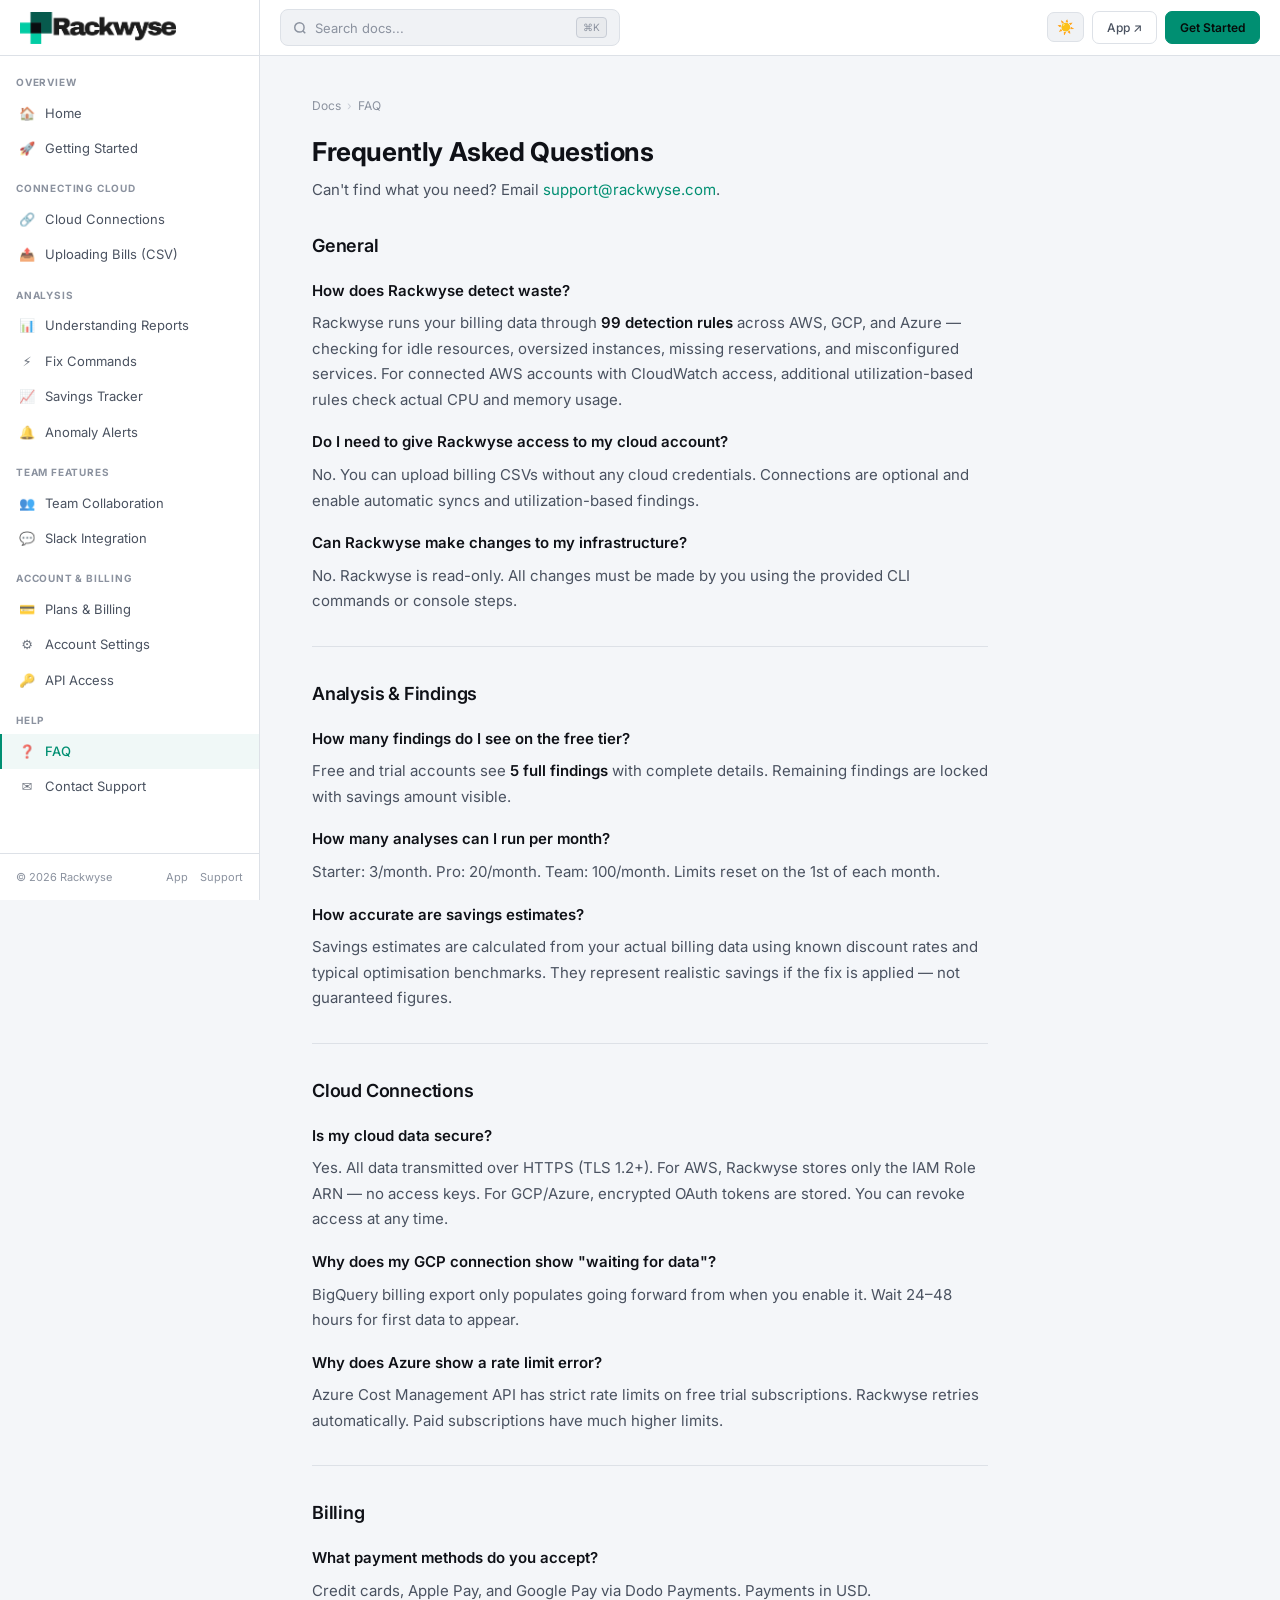
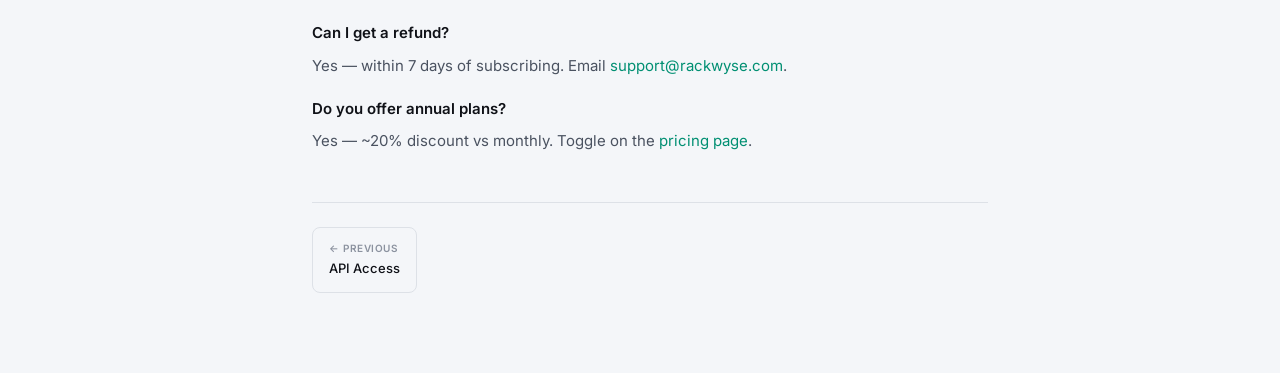
<file: pages/faq.html>
<!DOCTYPE html>
<html lang="en" data-theme="dark">
<head>
  <meta charset="UTF-8"/>
  <meta name="viewport" content="width=device-width,initial-scale=1"/>
  <title>FAQ — Rackwyse Docs</title>
  <meta name="description" content="Frequently asked questions about Rackwyse."/>
  <link rel="icon" href="/favicon.ico" type="image/x-icon"/>
  <style>@import url('https://fonts.googleapis.com/css2?family=Inter:wght@400;500;600;700&family=JetBrains+Mono:wght@400;500&display=swap');

*,*::before,*::after{box-sizing:border-box;margin:0;padding:0}

:root{
  --bg:#0a0c0f;--surface:#111318;--surface2:#191c22;--surface3:#1f2229;
  --border:#252a33;--border2:#2e3440;
  --text:#eef0f5;--text2:#9aa3b0;--muted:#586270;
  --accent:#00d4aa;--accent-dim:rgba(0,212,170,.07);--accent-border:rgba(0,212,170,.18);
  --yellow:#f59e0b;--yellow-dim:rgba(245,158,11,.07);--yellow-border:rgba(245,158,11,.18);
  --blue:#3b82f6;--blue-dim:rgba(59,130,246,.07);--blue-border:rgba(59,130,246,.18);
  --font:'Inter',system-ui,sans-serif;--mono:'JetBrains Mono',monospace;
  --sidebar-w:260px;--topbar-h:56px;
}
[data-theme="light"]{
  --bg:#f4f6f9;--surface:#fff;--surface2:#f0f2f5;--surface3:#e8eaed;
  --border:#dde1e7;--border2:#c8cdd6;
  --text:#0f1117;--text2:#4a5260;--muted:#8b929f;
  --accent:#008f72;--accent-dim:rgba(0,143,114,.06);--accent-border:rgba(0,143,114,.2);
}

html{scroll-behavior:smooth}
body{font-family:var(--font);background:var(--bg);color:var(--text);line-height:1.65;font-size:15px}
a{color:var(--accent);text-decoration:none}
a:hover{text-decoration:underline}

/* ── TOP NAV ── */
.topnav{
  position:sticky;top:0;z-index:200;height:var(--topbar-h);
  background:var(--surface);border-bottom:1px solid var(--border);
  display:flex;align-items:center;gap:0;
  grid-column:1/-1;
}
.topnav-logo{
  width:var(--sidebar-w);flex-shrink:0;
  display:flex;align-items:center;padding:0 20px;
  border-right:1px solid var(--border);height:100%;
  text-decoration:none;
}
.topnav-logo img,.topbar-logo-svg{height:28px;display:block}.topbar-logo-svg svg{height:28px;width:auto}
.topnav-logo:hover{text-decoration:none}
.topnav-search{
  flex:1;display:flex;align-items:center;gap:10px;
  padding:0 20px;height:100%;position:relative;
}
.topnav-search-wrap{
  display:flex;align-items:center;gap:8px;
  background:var(--surface2);border:1px solid var(--border);
  border-radius:8px;padding:7px 12px;width:340px;max-width:100%;
  transition:border-color .15s,background .15s;cursor:text;
}
.topnav-search-wrap:focus-within{border-color:var(--accent-border);background:var(--surface)}
.search-icon{color:var(--muted);flex-shrink:0;display:flex;align-items:center}
.search-input{
  flex:1;background:none;border:none;outline:none;
  font-size:13px;color:var(--text);font-family:var(--font);
}
.search-input::placeholder{color:var(--muted)}
.search-kbd{
  font-size:10px;color:var(--muted);background:var(--surface3);
  border:1px solid var(--border2);border-radius:4px;
  padding:1px 6px;font-family:var(--font);white-space:nowrap;flex-shrink:0;
}
.search-dropdown{
  display:none;position:absolute;top:calc(100% - 4px);left:20px;
  width:400px;z-index:300;
  background:var(--surface);border:1px solid var(--border);
  border-radius:8px;overflow:hidden;box-shadow:0 8px 32px rgba(0,0,0,.4);
  max-height:320px;overflow-y:auto;
}
.search-dropdown.open{display:block}
.search-result{
  display:flex;flex-direction:column;gap:2px;
  padding:10px 16px;cursor:pointer;border-bottom:1px solid var(--border);
  text-decoration:none;transition:background .1s;
}
.search-result:last-child{border-bottom:none}
.search-result:hover{background:var(--accent-dim);text-decoration:none}
.search-result-title{font-size:13px;font-weight:500;color:var(--text)}
.search-result-section{font-size:11px;color:var(--muted)}
.search-empty{padding:16px;text-align:center;font-size:13px;color:var(--muted)}
.topnav-right{
  display:flex;align-items:center;gap:8px;padding:0 20px;flex-shrink:0;
}
.topnav-btn{
  font-size:12px;font-weight:500;padding:6px 14px;
  border-radius:7px;border:1px solid var(--border);
  color:var(--text2);font-family:var(--font);cursor:pointer;
  text-decoration:none;transition:all .1s;
}
.topnav-btn:hover{color:var(--text);background:var(--surface2);text-decoration:none}
.topnav-btn-primary{
  background:var(--accent);color:#060c0a;
  border-color:var(--accent);font-weight:600;
}
.topnav-btn-primary:hover{filter:brightness(1.08);color:#060c0a;text-decoration:none}
.theme-toggle{
  background:var(--surface2);border:1px solid var(--border);
  border-radius:7px;padding:6px 9px;cursor:pointer;
  display:flex;align-items:center;font-size:14px;transition:all .1s;
}
.theme-toggle:hover{background:var(--surface3)}

/* ── LAYOUT ── */
.docs-wrap{
  display:grid;
  grid-template-rows:var(--topbar-h) 1fr;
  grid-template-columns:var(--sidebar-w) 1fr;
  min-height:100vh;
}
.topnav{grid-row:1;grid-column:1/-1}

/* ── SIDEBAR ── */
.sidebar{
  grid-row:2;grid-column:1;
  background:var(--surface);border-right:1px solid var(--border);
  height:calc(100vh - var(--topbar-h));
  position:sticky;top:var(--topbar-h);
  overflow-y:auto;display:flex;flex-direction:column;
  scrollbar-width:thin;scrollbar-color:var(--border) transparent;
}
.sidebar::-webkit-scrollbar{width:3px}
.sidebar::-webkit-scrollbar-thumb{background:var(--border2)}
.sidebar-nav{flex:1;padding:8px 0}
.sidebar-section{
  font-size:10px;font-weight:700;color:var(--muted);
  text-transform:uppercase;letter-spacing:.08em;
  padding:14px 16px 5px;
}
.sidebar-section:first-child{padding-top:10px}
.sidebar-link{
  display:flex;align-items:center;gap:9px;
  padding:7px 16px;font-size:13px;color:var(--text2);
  text-decoration:none;border-left:2px solid transparent;
  transition:all .1s;
}
.sidebar-link:hover{color:var(--text);background:rgba(0,212,170,.05);text-decoration:none}
.sidebar-link.active{color:var(--accent);background:var(--accent-dim);border-left-color:var(--accent);font-weight:500}
.sidebar-icon{font-size:13px;flex-shrink:0;width:18px;text-align:center;opacity:.8}
.sidebar-footer{
  padding:14px 16px;border-top:1px solid var(--border);
  display:flex;align-items:center;justify-content:space-between;
  font-size:11px;color:var(--muted);flex-shrink:0;
}
.sidebar-footer a{color:var(--muted);text-decoration:none}
.sidebar-footer a:hover{color:var(--text)}
.sf-links{display:flex;gap:12px}

/* ── MAIN ── */
.main{
  grid-row:2;grid-column:2;
  padding:40px 52px 80px;
  max-width:780px;
}
.breadcrumb{
  display:flex;align-items:center;gap:6px;
  font-size:12px;color:var(--muted);margin-bottom:20px;
}
.breadcrumb a{color:var(--muted)}
.breadcrumb a:hover{color:var(--text)}
.bc-sep{color:var(--border2)}

.page-badge{
  display:inline-flex;align-items:center;gap:6px;
  background:var(--accent-dim);border:1px solid var(--accent-border);
  border-radius:20px;padding:3px 12px;
  font-size:11px;font-weight:600;color:var(--accent);
  margin-bottom:14px;
}
h1{font-size:26px;font-weight:700;letter-spacing:-.4px;margin-bottom:10px;line-height:1.25}
.page-sub{font-size:15px;color:var(--text2);margin-bottom:28px;line-height:1.65}
h2{font-size:18px;font-weight:600;letter-spacing:-.2px;margin:32px 0 10px;padding-top:32px;border-top:1px solid var(--border)}
h2:first-of-type{border-top:none;padding-top:0;margin-top:20px}
h3{font-size:15px;font-weight:600;margin:18px 0 7px}
p{margin-bottom:12px;color:var(--text2);line-height:1.7}
strong{color:var(--text);font-weight:600}
ul,ol{padding-left:20px;margin-bottom:12px;color:var(--text2)}
li{margin-bottom:5px;line-height:1.6}
code{font-family:var(--mono);font-size:12px;background:var(--surface2);border:1px solid var(--border);padding:2px 6px;border-radius:4px;color:var(--accent)}
pre{background:var(--surface2);border:1px solid var(--border);border-radius:8px;padding:16px;overflow-x:auto;margin:14px 0;position:relative}
pre code{background:none;border:none;padding:0;font-size:12px;color:var(--text);line-height:1.6}
table{width:100%;border-collapse:collapse;margin:14px 0;font-size:13px}
th{text-align:left;padding:9px 12px;font-size:11px;font-weight:600;color:var(--muted);text-transform:uppercase;letter-spacing:.05em;border-bottom:1px solid var(--border);background:var(--surface2)}
td{padding:10px 12px;border-bottom:1px solid var(--border);color:var(--text2)}
tr:last-child td{border-bottom:none}
tr:hover td{background:var(--surface2)}

.info-box{display:flex;gap:12px;padding:13px 15px;border-radius:8px;margin:14px 0;font-size:13px;line-height:1.65}
.info-box.tip{background:var(--accent-dim);border:1px solid var(--accent-border)}
.info-box.warn{background:var(--yellow-dim);border:1px solid var(--yellow-border)}
.info-box.info{background:var(--blue-dim);border:1px solid var(--blue-border)}
.info-icon{font-size:15px;flex-shrink:0;margin-top:1px}

.steps{display:flex;flex-direction:column;margin:16px 0}
.step{display:flex;gap:16px;padding:14px 0;border-bottom:1px solid var(--border)}
.step:last-child{border-bottom:none}
.step-num{width:26px;height:26px;border-radius:50%;background:var(--accent);color:#060c0a;font-size:11px;font-weight:700;display:flex;align-items:center;justify-content:center;flex-shrink:0;margin-top:2px}
.step-body h3{margin:0 0 4px;font-size:14px;font-weight:600;color:var(--text)}
.step-body p{margin:0;font-size:13px}

.card-grid{display:grid;grid-template-columns:repeat(auto-fit,minmax(175px,1fr));gap:12px;margin:18px 0}
.card{background:var(--surface);border:1px solid var(--border);border-radius:10px;padding:18px;text-decoration:none;transition:border-color .15s,transform .1s}
.card:hover{border-color:var(--accent-border);transform:translateY(-1px);text-decoration:none}
.card-icon{font-size:22px;margin-bottom:8px}
.card-title{font-size:13px;font-weight:600;color:var(--text);margin-bottom:3px}
.card-sub{font-size:12px;color:var(--muted);line-height:1.4}

.badge{display:inline-flex;padding:2px 7px;border-radius:9px;font-size:10px;font-weight:600;vertical-align:middle}
.badge-team{background:var(--yellow-dim);color:var(--yellow);border:1px solid var(--yellow-border)}

.copy-btn{position:absolute;top:8px;right:8px;background:var(--surface3);border:1px solid var(--border2);border-radius:5px;padding:3px 9px;font-size:10px;font-weight:500;color:var(--text2);cursor:pointer;font-family:var(--font);transition:all .1s}
.copy-btn:hover{background:var(--accent);color:#060c0a;border-color:var(--accent)}

.page-nav{display:flex;justify-content:space-between;margin-top:48px;padding-top:24px;border-top:1px solid var(--border);gap:16px}
.page-nav-btn{display:flex;flex-direction:column;gap:2px;padding:12px 16px;border:1px solid var(--border);border-radius:8px;text-decoration:none;transition:border-color .1s,background .1s;max-width:220px}
.page-nav-btn:hover{border-color:var(--accent-border);background:var(--accent-dim);text-decoration:none}
.page-nav-label{font-size:10px;font-weight:600;color:var(--muted);text-transform:uppercase;letter-spacing:.05em}
.page-nav-title{font-size:13px;font-weight:500;color:var(--text)}
.page-nav-btn.next{text-align:right;margin-left:auto}

/* mobile */
.mobile-bar{display:none;position:sticky;top:0;z-index:200;height:52px;background:var(--surface);border-bottom:1px solid var(--border);padding:0 16px;align-items:center;justify-content:space-between;gap:12px}
.hamburger{background:none;border:none;cursor:pointer;color:var(--text2);padding:4px;display:flex;align-items:center;border-radius:6px}
.hamburger:hover{background:var(--surface2);color:var(--text)}
.mobile-logo img{height:24px;width:auto}
.mobile-right{display:flex;gap:8px;align-items:center}
.sidebar-overlay{display:none;position:fixed;inset:0;z-index:150;background:rgba(0,0,0,.6)}
@media(max-width:900px){
  .docs-wrap{display:block}
  .topnav{display:none}
  .mobile-bar{display:flex}
  .sidebar{position:fixed;top:0;left:0;bottom:0;z-index:160;height:100vh;transform:translateX(-100%);transition:transform .25s;width:var(--sidebar-w)}
  .sidebar.open{transform:translateX(0)}
  .sidebar-overlay.open{display:block}
  .main{padding:28px 20px 60px;max-width:100%}
}
@media(max-width:480px){.card-grid{grid-template-columns:1fr 1fr}h1{font-size:22px}}
</style>
  <script>
(function(){
  var K='rw-theme';
  function getT(){return localStorage.getItem(K)||(matchMedia('(prefers-color-scheme:light)').matches?'light':'dark')}
  function setT(t){
    document.documentElement.setAttribute('data-theme',t);
    localStorage.setItem(K,t);
    var logoEls = document.querySelectorAll('#rw-logo-img');
    var src = t === 'dark' ? '/brand/logo-dark.png' : '/brand/logo-white.png';
    logoEls.forEach(function(el){ el.src = src; });
  }
  setT(getT());
  document.addEventListener('DOMContentLoaded',function(){
    setT(getT());

    // theme toggle
    document.querySelectorAll('.theme-toggle').forEach(function(b){
      b.addEventListener('click',function(){setT(getT()==='dark'?'light':'dark')});
    });

    // active link
    var path=location.pathname.replace(/\/$/,'');
    document.querySelectorAll('.sidebar-link').forEach(function(a){
      var h=a.getAttribute('href').replace(/\/$/,'');
      if(h===path||h===path+'.html'||(path==='/'&&h==='/index.html'))a.classList.add('active');
    });

    // mobile sidebar
    var sidebar=document.getElementById('sidebar');
    var overlay=document.getElementById('sidebar-overlay');
    function open(){sidebar&&sidebar.classList.add('open');overlay&&overlay.classList.add('open')}
    function close(){sidebar&&sidebar.classList.remove('open');overlay&&overlay.classList.remove('open')}
    document.querySelectorAll('.hamburger').forEach(function(b){b.addEventListener('click',open)});
    if(overlay)overlay.addEventListener('click',close);

    // search
    var PAGES=[
      {t:'Home',s:'Overview',u:'/index.html',k:'rackwyse cloud cost overview'},
      {t:'Getting Started',s:'Overview',u:'/pages/getting-started.html',k:'account signup login verify email first analysis'},
      {t:'Cloud Connections',s:'Connecting Cloud',u:'/pages/connections.html',k:'aws iam role gcp oauth azure bigquery connect'},
      {t:'Uploading Bills',s:'Connecting Cloud',u:'/pages/uploading-bills.html',k:'upload csv billing export aws gcp azure'},
      {t:'Understanding Reports',s:'Analysis',u:'/pages/understanding-reports.html',k:'findings report savings severity pdf share'},
      {t:'Fix Commands',s:'Analysis',u:'/pages/fix-commands.html',k:'cli command fix console steps assign finding status'},
      {t:'Savings Tracker',s:'Analysis',u:'/pages/savings-tracker.html',k:'savings tracker confirmed fixed mark resolve'},
      {t:'Anomaly Alerts',s:'Analysis',u:'/pages/anomaly-alerts.html',k:'anomaly alert spike spend email daily monthly'},
      {t:'Team Collaboration',s:'Team Features',u:'/pages/team.html',k:'team invite member role cost overview weekly digest'},
      {t:'Slack Integration',s:'Team Features',u:'/pages/slack.html',k:'slack webhook integration notification alert'},
      {t:'Plans & Billing',s:'Account & Billing',u:'/pages/billing.html',k:'plans pricing upgrade billing payment'},
      {t:'Account Settings',s:'Account & Billing',u:'/pages/account.html',k:'account settings profile password 2fa notifications'},
      {t:'API Access',s:'Account & Billing',u:'/pages/api.html',k:'api key rest endpoint programmatic'},
      {t:'FAQ',s:'Help',u:'/pages/faq.html',k:'faq questions answers security refund cancel'},
    ];
    var inp=document.getElementById('search-input');
    var drop=document.getElementById('search-dropdown');
    if(inp&&drop){
      function search(q){
        q=q.toLowerCase().trim();drop.innerHTML='';
        if(!q){drop.classList.remove('open');return}
        var res=PAGES.filter(function(p){return p.t.toLowerCase().includes(q)||p.k.includes(q)||p.s.toLowerCase().includes(q)}).slice(0,6);
        if(!res.length){drop.innerHTML='<div class="search-empty">No results for \''+q+'\'</div>'}
        else res.forEach(function(p){
          var a=document.createElement('a');a.className='search-result';a.href=p.u;
          a.innerHTML='<span class="search-result-title">'+p.t+'</span><span class="search-result-section">'+p.s+'</span>';
          drop.appendChild(a);
        });
        drop.classList.add('open');
      }
      inp.addEventListener('input',function(){search(this.value)});
      document.addEventListener('click',function(e){if(!e.target.closest('.topnav-search'))drop.classList.remove('open')});
      document.addEventListener('keydown',function(e){
        if((e.metaKey||e.ctrlKey)&&e.key==='k'){e.preventDefault();inp.focus();inp.select()}
        if(e.key==='Escape'){drop.classList.remove('open');inp.blur()}
      });
    }

    // copy buttons
    document.querySelectorAll('pre').forEach(function(pre){
      var btn=document.createElement('button');btn.className='copy-btn';btn.textContent='Copy';
      btn.addEventListener('click',function(){
        var txt=pre.querySelector('code')?pre.querySelector('code').textContent:pre.textContent;
        navigator.clipboard.writeText(txt).then(function(){btn.textContent='Copied!';setTimeout(function(){btn.textContent='Copy'},1500)});
      });
      pre.appendChild(btn);
    });
  });
})();
</script>
</head>
<body>
<div class="mobile-bar">
  <button class="hamburger" aria-label="Menu"><svg width="20" height="20" viewBox="0 0 24 24" fill="none" stroke="currentColor" stroke-width="2"><line x1="3" y1="6" x2="21" y2="6"/><line x1="3" y1="12" x2="21" y2="12"/><line x1="3" y1="18" x2="21" y2="18"/></svg></button>
  <a href="/index.html" class="mobile-logo"><span id="mobile-logo-img" style="display:flex;align-items:center"><svg width="140" height="32" viewBox="0 0 140 32" fill="none" xmlns="http://www.w3.org/2000/svg"><rect width="28" height="28" rx="7" y="2" fill="#00d4aa"/><path d="M7 22L11 10L16 16L20 12L22 22H7Z" fill="#060c0a"/><text x="36" y="22" font-family="Inter,system-ui,sans-serif" font-size="16" font-weight="700" fill="#eef0f5" letter-spacing="-0.3">Rackwyse</text></svg></span></a>
  <div class="mobile-right"><button class="theme-toggle" aria-label="Toggle theme"><span>☀️</span></button></div>
</div>
<div class="sidebar-overlay" id="sidebar-overlay"></div>
<div class="docs-wrap">
  <header class="topnav">
  <a href="/index.html" class="topnav-logo">
    <img src="/brand/logo-dark.png" alt="Rackwyse" id="rw-logo-img" style="height:32px;width:auto;display:block"/>
  </a>
  <div class="topnav-search">
    <div class="topnav-search-wrap">
      <span class="search-icon"><svg width="14" height="14" viewBox="0 0 24 24" fill="none" stroke="currentColor" stroke-width="2.5"><circle cx="11" cy="11" r="8"/><path d="m21 21-4.35-4.35"/></svg></span>
      <input type="text" id="search-input" class="search-input" placeholder="Search docs..." autocomplete="off"/>
      <kbd class="search-kbd">⌘K</kbd>
    </div>
    <div class="search-dropdown" id="search-dropdown"></div>
  </div>
  <div class="topnav-right">
    <button class="theme-toggle" aria-label="Toggle theme" id="theme-toggle-btn">
      <span id="theme-icon">☀️</span>
    </button>
    <a href="https://app.rackwyse.com" class="topnav-btn" target="_blank">App ↗</a>
    <a href="https://app.rackwyse.com/register" class="topnav-btn topnav-btn-primary">Get Started</a>
  </div>
</header>
  <aside class="sidebar" id="sidebar">
  <nav class="sidebar-nav"><div class="sidebar-section">Overview</div>
<a href="/index.html" class="sidebar-link"><span class="sidebar-icon">🏠</span>Home</a>
<a href="/pages/getting-started.html" class="sidebar-link"><span class="sidebar-icon">🚀</span>Getting Started</a>
<div class="sidebar-section">Connecting Cloud</div>
<a href="/pages/connections.html" class="sidebar-link"><span class="sidebar-icon">🔗</span>Cloud Connections</a>
<a href="/pages/uploading-bills.html" class="sidebar-link"><span class="sidebar-icon">📤</span>Uploading Bills (CSV)</a>
<div class="sidebar-section">Analysis</div>
<a href="/pages/understanding-reports.html" class="sidebar-link"><span class="sidebar-icon">📊</span>Understanding Reports</a>
<a href="/pages/fix-commands.html" class="sidebar-link"><span class="sidebar-icon">⚡</span>Fix Commands</a>
<a href="/pages/savings-tracker.html" class="sidebar-link"><span class="sidebar-icon">📈</span>Savings Tracker</a>
<a href="/pages/anomaly-alerts.html" class="sidebar-link"><span class="sidebar-icon">🔔</span>Anomaly Alerts</a>
<div class="sidebar-section">Team Features</div>
<a href="/pages/team.html" class="sidebar-link"><span class="sidebar-icon">👥</span>Team Collaboration</a>
<a href="/pages/slack.html" class="sidebar-link"><span class="sidebar-icon">💬</span>Slack Integration</a>
<div class="sidebar-section">Account & Billing</div>
<a href="/pages/billing.html" class="sidebar-link"><span class="sidebar-icon">💳</span>Plans & Billing</a>
<a href="/pages/account.html" class="sidebar-link"><span class="sidebar-icon">⚙️</span>Account Settings</a>
<a href="/pages/api.html" class="sidebar-link"><span class="sidebar-icon">🔑</span>API Access</a>
<div class="sidebar-section">Help</div>
<a href="/pages/faq.html" class="sidebar-link"><span class="sidebar-icon">❓</span>FAQ</a>
<a href="mailto:support@rackwyse.com" class="sidebar-link"><span class="sidebar-icon">✉️</span>Contact Support</a>
</nav>
  <div class="sidebar-footer">
    <span>© 2026 Rackwyse</span>
    <div class="sf-links"><a href="https://app.rackwyse.com">App</a><a href="mailto:support@rackwyse.com">Support</a></div>
  </div>
</aside>
  <main class="main">

<div class="breadcrumb"><a href="/index.html">Docs</a><span class="bc-sep">›</span>FAQ</div>
<h1>Frequently Asked Questions</h1>
<p class="page-sub">Can't find what you need? Email <a href="mailto:support@rackwyse.com">support@rackwyse.com</a>.</p>
<h2>General</h2>
<h3>How does Rackwyse detect waste?</h3>
<p>Rackwyse runs your billing data through <strong>99 detection rules</strong> across AWS, GCP, and Azure — checking for idle resources, oversized instances, missing reservations, and misconfigured services. For connected AWS accounts with CloudWatch access, additional utilization-based rules check actual CPU and memory usage.</p>
<h3>Do I need to give Rackwyse access to my cloud account?</h3>
<p>No. You can upload billing CSVs without any cloud credentials. Connections are optional and enable automatic syncs and utilization-based findings.</p>
<h3>Can Rackwyse make changes to my infrastructure?</h3>
<p>No. Rackwyse is read-only. All changes must be made by you using the provided CLI commands or console steps.</p>
<h2>Analysis & Findings</h2>
<h3>How many findings do I see on the free tier?</h3>
<p>Free and trial accounts see <strong>5 full findings</strong> with complete details. Remaining findings are locked with savings amount visible.</p>
<h3>How many analyses can I run per month?</h3>
<p>Starter: 3/month. Pro: 20/month. Team: 100/month. Limits reset on the 1st of each month.</p>
<h3>How accurate are savings estimates?</h3>
<p>Savings estimates are calculated from your actual billing data using known discount rates and typical optimisation benchmarks. They represent realistic savings if the fix is applied — not guaranteed figures.</p>
<h2>Cloud Connections</h2>
<h3>Is my cloud data secure?</h3>
<p>Yes. All data transmitted over HTTPS (TLS 1.2+). For AWS, Rackwyse stores only the IAM Role ARN — no access keys. For GCP/Azure, encrypted OAuth tokens are stored. You can revoke access at any time.</p>
<h3>Why does my GCP connection show "waiting for data"?</h3>
<p>BigQuery billing export only populates going forward from when you enable it. Wait 24–48 hours for first data to appear.</p>
<h3>Why does Azure show a rate limit error?</h3>
<p>Azure Cost Management API has strict rate limits on free trial subscriptions. Rackwyse retries automatically. Paid subscriptions have much higher limits.</p>
<h2>Billing</h2>
<h3>What payment methods do you accept?</h3>
<p>Credit cards, Apple Pay, and Google Pay via Dodo Payments. Payments in USD.</p>
<h3>Can I get a refund?</h3>
<p>Yes — within 7 days of subscribing. Email <a href="mailto:support@rackwyse.com">support@rackwyse.com</a>.</p>
<h3>Do you offer annual plans?</h3>
<p>Yes — ~20% discount vs monthly. Toggle on the <a href="https://app.rackwyse.com/pricing">pricing page</a>.</p>
<div class="page-nav"><a href="/pages/api.html" class="page-nav-btn"><span class="page-nav-label">← Previous</span><span class="page-nav-title">API Access</span></a></div>
  </main>
</div>
</body>
</html>
</file>
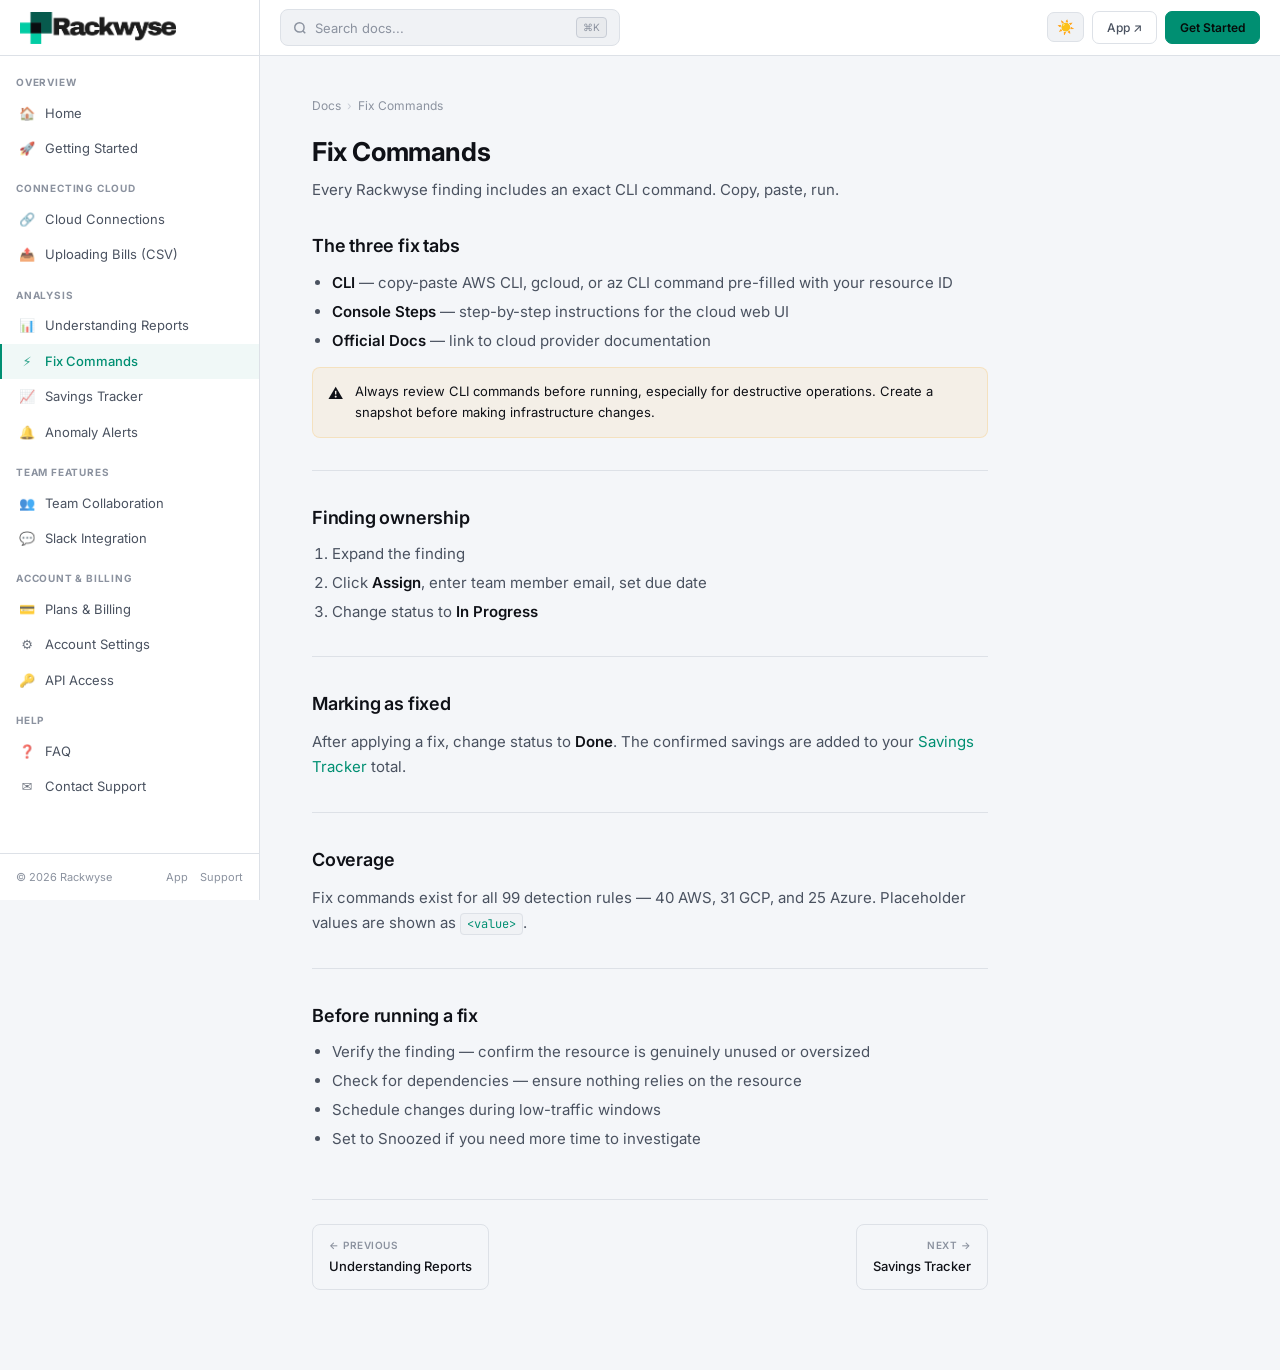
<file: pages/fix-commands.html>
<!DOCTYPE html>
<html lang="en" data-theme="dark">
<head>
  <meta charset="UTF-8"/>
  <meta name="viewport" content="width=device-width,initial-scale=1"/>
  <title>Fix Commands — Rackwyse Docs</title>
  <meta name="description" content="Use CLI and console steps to fix cloud waste findings."/>
  <link rel="icon" href="/favicon.ico" type="image/x-icon"/>
  <style>@import url('https://fonts.googleapis.com/css2?family=Inter:wght@400;500;600;700&family=JetBrains+Mono:wght@400;500&display=swap');

*,*::before,*::after{box-sizing:border-box;margin:0;padding:0}

:root{
  --bg:#0a0c0f;--surface:#111318;--surface2:#191c22;--surface3:#1f2229;
  --border:#252a33;--border2:#2e3440;
  --text:#eef0f5;--text2:#9aa3b0;--muted:#586270;
  --accent:#00d4aa;--accent-dim:rgba(0,212,170,.07);--accent-border:rgba(0,212,170,.18);
  --yellow:#f59e0b;--yellow-dim:rgba(245,158,11,.07);--yellow-border:rgba(245,158,11,.18);
  --blue:#3b82f6;--blue-dim:rgba(59,130,246,.07);--blue-border:rgba(59,130,246,.18);
  --font:'Inter',system-ui,sans-serif;--mono:'JetBrains Mono',monospace;
  --sidebar-w:260px;--topbar-h:56px;
}
[data-theme="light"]{
  --bg:#f4f6f9;--surface:#fff;--surface2:#f0f2f5;--surface3:#e8eaed;
  --border:#dde1e7;--border2:#c8cdd6;
  --text:#0f1117;--text2:#4a5260;--muted:#8b929f;
  --accent:#008f72;--accent-dim:rgba(0,143,114,.06);--accent-border:rgba(0,143,114,.2);
}

html{scroll-behavior:smooth}
body{font-family:var(--font);background:var(--bg);color:var(--text);line-height:1.65;font-size:15px}
a{color:var(--accent);text-decoration:none}
a:hover{text-decoration:underline}

/* ── TOP NAV ── */
.topnav{
  position:sticky;top:0;z-index:200;height:var(--topbar-h);
  background:var(--surface);border-bottom:1px solid var(--border);
  display:flex;align-items:center;gap:0;
  grid-column:1/-1;
}
.topnav-logo{
  width:var(--sidebar-w);flex-shrink:0;
  display:flex;align-items:center;padding:0 20px;
  border-right:1px solid var(--border);height:100%;
  text-decoration:none;
}
.topnav-logo img,.topbar-logo-svg{height:28px;display:block}.topbar-logo-svg svg{height:28px;width:auto}
.topnav-logo:hover{text-decoration:none}
.topnav-search{
  flex:1;display:flex;align-items:center;gap:10px;
  padding:0 20px;height:100%;position:relative;
}
.topnav-search-wrap{
  display:flex;align-items:center;gap:8px;
  background:var(--surface2);border:1px solid var(--border);
  border-radius:8px;padding:7px 12px;width:340px;max-width:100%;
  transition:border-color .15s,background .15s;cursor:text;
}
.topnav-search-wrap:focus-within{border-color:var(--accent-border);background:var(--surface)}
.search-icon{color:var(--muted);flex-shrink:0;display:flex;align-items:center}
.search-input{
  flex:1;background:none;border:none;outline:none;
  font-size:13px;color:var(--text);font-family:var(--font);
}
.search-input::placeholder{color:var(--muted)}
.search-kbd{
  font-size:10px;color:var(--muted);background:var(--surface3);
  border:1px solid var(--border2);border-radius:4px;
  padding:1px 6px;font-family:var(--font);white-space:nowrap;flex-shrink:0;
}
.search-dropdown{
  display:none;position:absolute;top:calc(100% - 4px);left:20px;
  width:400px;z-index:300;
  background:var(--surface);border:1px solid var(--border);
  border-radius:8px;overflow:hidden;box-shadow:0 8px 32px rgba(0,0,0,.4);
  max-height:320px;overflow-y:auto;
}
.search-dropdown.open{display:block}
.search-result{
  display:flex;flex-direction:column;gap:2px;
  padding:10px 16px;cursor:pointer;border-bottom:1px solid var(--border);
  text-decoration:none;transition:background .1s;
}
.search-result:last-child{border-bottom:none}
.search-result:hover{background:var(--accent-dim);text-decoration:none}
.search-result-title{font-size:13px;font-weight:500;color:var(--text)}
.search-result-section{font-size:11px;color:var(--muted)}
.search-empty{padding:16px;text-align:center;font-size:13px;color:var(--muted)}
.topnav-right{
  display:flex;align-items:center;gap:8px;padding:0 20px;flex-shrink:0;
}
.topnav-btn{
  font-size:12px;font-weight:500;padding:6px 14px;
  border-radius:7px;border:1px solid var(--border);
  color:var(--text2);font-family:var(--font);cursor:pointer;
  text-decoration:none;transition:all .1s;
}
.topnav-btn:hover{color:var(--text);background:var(--surface2);text-decoration:none}
.topnav-btn-primary{
  background:var(--accent);color:#060c0a;
  border-color:var(--accent);font-weight:600;
}
.topnav-btn-primary:hover{filter:brightness(1.08);color:#060c0a;text-decoration:none}
.theme-toggle{
  background:var(--surface2);border:1px solid var(--border);
  border-radius:7px;padding:6px 9px;cursor:pointer;
  display:flex;align-items:center;font-size:14px;transition:all .1s;
}
.theme-toggle:hover{background:var(--surface3)}

/* ── LAYOUT ── */
.docs-wrap{
  display:grid;
  grid-template-rows:var(--topbar-h) 1fr;
  grid-template-columns:var(--sidebar-w) 1fr;
  min-height:100vh;
}
.topnav{grid-row:1;grid-column:1/-1}

/* ── SIDEBAR ── */
.sidebar{
  grid-row:2;grid-column:1;
  background:var(--surface);border-right:1px solid var(--border);
  height:calc(100vh - var(--topbar-h));
  position:sticky;top:var(--topbar-h);
  overflow-y:auto;display:flex;flex-direction:column;
  scrollbar-width:thin;scrollbar-color:var(--border) transparent;
}
.sidebar::-webkit-scrollbar{width:3px}
.sidebar::-webkit-scrollbar-thumb{background:var(--border2)}
.sidebar-nav{flex:1;padding:8px 0}
.sidebar-section{
  font-size:10px;font-weight:700;color:var(--muted);
  text-transform:uppercase;letter-spacing:.08em;
  padding:14px 16px 5px;
}
.sidebar-section:first-child{padding-top:10px}
.sidebar-link{
  display:flex;align-items:center;gap:9px;
  padding:7px 16px;font-size:13px;color:var(--text2);
  text-decoration:none;border-left:2px solid transparent;
  transition:all .1s;
}
.sidebar-link:hover{color:var(--text);background:rgba(0,212,170,.05);text-decoration:none}
.sidebar-link.active{color:var(--accent);background:var(--accent-dim);border-left-color:var(--accent);font-weight:500}
.sidebar-icon{font-size:13px;flex-shrink:0;width:18px;text-align:center;opacity:.8}
.sidebar-footer{
  padding:14px 16px;border-top:1px solid var(--border);
  display:flex;align-items:center;justify-content:space-between;
  font-size:11px;color:var(--muted);flex-shrink:0;
}
.sidebar-footer a{color:var(--muted);text-decoration:none}
.sidebar-footer a:hover{color:var(--text)}
.sf-links{display:flex;gap:12px}

/* ── MAIN ── */
.main{
  grid-row:2;grid-column:2;
  padding:40px 52px 80px;
  max-width:780px;
}
.breadcrumb{
  display:flex;align-items:center;gap:6px;
  font-size:12px;color:var(--muted);margin-bottom:20px;
}
.breadcrumb a{color:var(--muted)}
.breadcrumb a:hover{color:var(--text)}
.bc-sep{color:var(--border2)}

.page-badge{
  display:inline-flex;align-items:center;gap:6px;
  background:var(--accent-dim);border:1px solid var(--accent-border);
  border-radius:20px;padding:3px 12px;
  font-size:11px;font-weight:600;color:var(--accent);
  margin-bottom:14px;
}
h1{font-size:26px;font-weight:700;letter-spacing:-.4px;margin-bottom:10px;line-height:1.25}
.page-sub{font-size:15px;color:var(--text2);margin-bottom:28px;line-height:1.65}
h2{font-size:18px;font-weight:600;letter-spacing:-.2px;margin:32px 0 10px;padding-top:32px;border-top:1px solid var(--border)}
h2:first-of-type{border-top:none;padding-top:0;margin-top:20px}
h3{font-size:15px;font-weight:600;margin:18px 0 7px}
p{margin-bottom:12px;color:var(--text2);line-height:1.7}
strong{color:var(--text);font-weight:600}
ul,ol{padding-left:20px;margin-bottom:12px;color:var(--text2)}
li{margin-bottom:5px;line-height:1.6}
code{font-family:var(--mono);font-size:12px;background:var(--surface2);border:1px solid var(--border);padding:2px 6px;border-radius:4px;color:var(--accent)}
pre{background:var(--surface2);border:1px solid var(--border);border-radius:8px;padding:16px;overflow-x:auto;margin:14px 0;position:relative}
pre code{background:none;border:none;padding:0;font-size:12px;color:var(--text);line-height:1.6}
table{width:100%;border-collapse:collapse;margin:14px 0;font-size:13px}
th{text-align:left;padding:9px 12px;font-size:11px;font-weight:600;color:var(--muted);text-transform:uppercase;letter-spacing:.05em;border-bottom:1px solid var(--border);background:var(--surface2)}
td{padding:10px 12px;border-bottom:1px solid var(--border);color:var(--text2)}
tr:last-child td{border-bottom:none}
tr:hover td{background:var(--surface2)}

.info-box{display:flex;gap:12px;padding:13px 15px;border-radius:8px;margin:14px 0;font-size:13px;line-height:1.65}
.info-box.tip{background:var(--accent-dim);border:1px solid var(--accent-border)}
.info-box.warn{background:var(--yellow-dim);border:1px solid var(--yellow-border)}
.info-box.info{background:var(--blue-dim);border:1px solid var(--blue-border)}
.info-icon{font-size:15px;flex-shrink:0;margin-top:1px}

.steps{display:flex;flex-direction:column;margin:16px 0}
.step{display:flex;gap:16px;padding:14px 0;border-bottom:1px solid var(--border)}
.step:last-child{border-bottom:none}
.step-num{width:26px;height:26px;border-radius:50%;background:var(--accent);color:#060c0a;font-size:11px;font-weight:700;display:flex;align-items:center;justify-content:center;flex-shrink:0;margin-top:2px}
.step-body h3{margin:0 0 4px;font-size:14px;font-weight:600;color:var(--text)}
.step-body p{margin:0;font-size:13px}

.card-grid{display:grid;grid-template-columns:repeat(auto-fit,minmax(175px,1fr));gap:12px;margin:18px 0}
.card{background:var(--surface);border:1px solid var(--border);border-radius:10px;padding:18px;text-decoration:none;transition:border-color .15s,transform .1s}
.card:hover{border-color:var(--accent-border);transform:translateY(-1px);text-decoration:none}
.card-icon{font-size:22px;margin-bottom:8px}
.card-title{font-size:13px;font-weight:600;color:var(--text);margin-bottom:3px}
.card-sub{font-size:12px;color:var(--muted);line-height:1.4}

.badge{display:inline-flex;padding:2px 7px;border-radius:9px;font-size:10px;font-weight:600;vertical-align:middle}
.badge-team{background:var(--yellow-dim);color:var(--yellow);border:1px solid var(--yellow-border)}

.copy-btn{position:absolute;top:8px;right:8px;background:var(--surface3);border:1px solid var(--border2);border-radius:5px;padding:3px 9px;font-size:10px;font-weight:500;color:var(--text2);cursor:pointer;font-family:var(--font);transition:all .1s}
.copy-btn:hover{background:var(--accent);color:#060c0a;border-color:var(--accent)}

.page-nav{display:flex;justify-content:space-between;margin-top:48px;padding-top:24px;border-top:1px solid var(--border);gap:16px}
.page-nav-btn{display:flex;flex-direction:column;gap:2px;padding:12px 16px;border:1px solid var(--border);border-radius:8px;text-decoration:none;transition:border-color .1s,background .1s;max-width:220px}
.page-nav-btn:hover{border-color:var(--accent-border);background:var(--accent-dim);text-decoration:none}
.page-nav-label{font-size:10px;font-weight:600;color:var(--muted);text-transform:uppercase;letter-spacing:.05em}
.page-nav-title{font-size:13px;font-weight:500;color:var(--text)}
.page-nav-btn.next{text-align:right;margin-left:auto}

/* mobile */
.mobile-bar{display:none;position:sticky;top:0;z-index:200;height:52px;background:var(--surface);border-bottom:1px solid var(--border);padding:0 16px;align-items:center;justify-content:space-between;gap:12px}
.hamburger{background:none;border:none;cursor:pointer;color:var(--text2);padding:4px;display:flex;align-items:center;border-radius:6px}
.hamburger:hover{background:var(--surface2);color:var(--text)}
.mobile-logo img{height:24px;width:auto}
.mobile-right{display:flex;gap:8px;align-items:center}
.sidebar-overlay{display:none;position:fixed;inset:0;z-index:150;background:rgba(0,0,0,.6)}
@media(max-width:900px){
  .docs-wrap{display:block}
  .topnav{display:none}
  .mobile-bar{display:flex}
  .sidebar{position:fixed;top:0;left:0;bottom:0;z-index:160;height:100vh;transform:translateX(-100%);transition:transform .25s;width:var(--sidebar-w)}
  .sidebar.open{transform:translateX(0)}
  .sidebar-overlay.open{display:block}
  .main{padding:28px 20px 60px;max-width:100%}
}
@media(max-width:480px){.card-grid{grid-template-columns:1fr 1fr}h1{font-size:22px}}
</style>
  <script>
(function(){
  var K='rw-theme';
  function getT(){return localStorage.getItem(K)||(matchMedia('(prefers-color-scheme:light)').matches?'light':'dark')}
  function setT(t){
    document.documentElement.setAttribute('data-theme',t);
    localStorage.setItem(K,t);
    var logoEls = document.querySelectorAll('#rw-logo-img');
    var src = t === 'dark' ? '/brand/logo-dark.png' : '/brand/logo-white.png';
    logoEls.forEach(function(el){ el.src = src; });
  }
  setT(getT());
  document.addEventListener('DOMContentLoaded',function(){
    setT(getT());

    // theme toggle
    document.querySelectorAll('.theme-toggle').forEach(function(b){
      b.addEventListener('click',function(){setT(getT()==='dark'?'light':'dark')});
    });

    // active link
    var path=location.pathname.replace(/\/$/,'');
    document.querySelectorAll('.sidebar-link').forEach(function(a){
      var h=a.getAttribute('href').replace(/\/$/,'');
      if(h===path||h===path+'.html'||(path==='/'&&h==='/index.html'))a.classList.add('active');
    });

    // mobile sidebar
    var sidebar=document.getElementById('sidebar');
    var overlay=document.getElementById('sidebar-overlay');
    function open(){sidebar&&sidebar.classList.add('open');overlay&&overlay.classList.add('open')}
    function close(){sidebar&&sidebar.classList.remove('open');overlay&&overlay.classList.remove('open')}
    document.querySelectorAll('.hamburger').forEach(function(b){b.addEventListener('click',open)});
    if(overlay)overlay.addEventListener('click',close);

    // search
    var PAGES=[
      {t:'Home',s:'Overview',u:'/index.html',k:'rackwyse cloud cost overview'},
      {t:'Getting Started',s:'Overview',u:'/pages/getting-started.html',k:'account signup login verify email first analysis'},
      {t:'Cloud Connections',s:'Connecting Cloud',u:'/pages/connections.html',k:'aws iam role gcp oauth azure bigquery connect'},
      {t:'Uploading Bills',s:'Connecting Cloud',u:'/pages/uploading-bills.html',k:'upload csv billing export aws gcp azure'},
      {t:'Understanding Reports',s:'Analysis',u:'/pages/understanding-reports.html',k:'findings report savings severity pdf share'},
      {t:'Fix Commands',s:'Analysis',u:'/pages/fix-commands.html',k:'cli command fix console steps assign finding status'},
      {t:'Savings Tracker',s:'Analysis',u:'/pages/savings-tracker.html',k:'savings tracker confirmed fixed mark resolve'},
      {t:'Anomaly Alerts',s:'Analysis',u:'/pages/anomaly-alerts.html',k:'anomaly alert spike spend email daily monthly'},
      {t:'Team Collaboration',s:'Team Features',u:'/pages/team.html',k:'team invite member role cost overview weekly digest'},
      {t:'Slack Integration',s:'Team Features',u:'/pages/slack.html',k:'slack webhook integration notification alert'},
      {t:'Plans & Billing',s:'Account & Billing',u:'/pages/billing.html',k:'plans pricing upgrade billing payment'},
      {t:'Account Settings',s:'Account & Billing',u:'/pages/account.html',k:'account settings profile password 2fa notifications'},
      {t:'API Access',s:'Account & Billing',u:'/pages/api.html',k:'api key rest endpoint programmatic'},
      {t:'FAQ',s:'Help',u:'/pages/faq.html',k:'faq questions answers security refund cancel'},
    ];
    var inp=document.getElementById('search-input');
    var drop=document.getElementById('search-dropdown');
    if(inp&&drop){
      function search(q){
        q=q.toLowerCase().trim();drop.innerHTML='';
        if(!q){drop.classList.remove('open');return}
        var res=PAGES.filter(function(p){return p.t.toLowerCase().includes(q)||p.k.includes(q)||p.s.toLowerCase().includes(q)}).slice(0,6);
        if(!res.length){drop.innerHTML='<div class="search-empty">No results for \''+q+'\'</div>'}
        else res.forEach(function(p){
          var a=document.createElement('a');a.className='search-result';a.href=p.u;
          a.innerHTML='<span class="search-result-title">'+p.t+'</span><span class="search-result-section">'+p.s+'</span>';
          drop.appendChild(a);
        });
        drop.classList.add('open');
      }
      inp.addEventListener('input',function(){search(this.value)});
      document.addEventListener('click',function(e){if(!e.target.closest('.topnav-search'))drop.classList.remove('open')});
      document.addEventListener('keydown',function(e){
        if((e.metaKey||e.ctrlKey)&&e.key==='k'){e.preventDefault();inp.focus();inp.select()}
        if(e.key==='Escape'){drop.classList.remove('open');inp.blur()}
      });
    }

    // copy buttons
    document.querySelectorAll('pre').forEach(function(pre){
      var btn=document.createElement('button');btn.className='copy-btn';btn.textContent='Copy';
      btn.addEventListener('click',function(){
        var txt=pre.querySelector('code')?pre.querySelector('code').textContent:pre.textContent;
        navigator.clipboard.writeText(txt).then(function(){btn.textContent='Copied!';setTimeout(function(){btn.textContent='Copy'},1500)});
      });
      pre.appendChild(btn);
    });
  });
})();
</script>
</head>
<body>
<div class="mobile-bar">
  <button class="hamburger" aria-label="Menu"><svg width="20" height="20" viewBox="0 0 24 24" fill="none" stroke="currentColor" stroke-width="2"><line x1="3" y1="6" x2="21" y2="6"/><line x1="3" y1="12" x2="21" y2="12"/><line x1="3" y1="18" x2="21" y2="18"/></svg></button>
  <a href="/index.html" class="mobile-logo"><span id="mobile-logo-img" style="display:flex;align-items:center"><svg width="140" height="32" viewBox="0 0 140 32" fill="none" xmlns="http://www.w3.org/2000/svg"><rect width="28" height="28" rx="7" y="2" fill="#00d4aa"/><path d="M7 22L11 10L16 16L20 12L22 22H7Z" fill="#060c0a"/><text x="36" y="22" font-family="Inter,system-ui,sans-serif" font-size="16" font-weight="700" fill="#eef0f5" letter-spacing="-0.3">Rackwyse</text></svg></span></a>
  <div class="mobile-right"><button class="theme-toggle" aria-label="Toggle theme"><span>☀️</span></button></div>
</div>
<div class="sidebar-overlay" id="sidebar-overlay"></div>
<div class="docs-wrap">
  <header class="topnav">
  <a href="/index.html" class="topnav-logo">
    <img src="/brand/logo-dark.png" alt="Rackwyse" id="rw-logo-img" style="height:32px;width:auto;display:block"/>
  </a>
  <div class="topnav-search">
    <div class="topnav-search-wrap">
      <span class="search-icon"><svg width="14" height="14" viewBox="0 0 24 24" fill="none" stroke="currentColor" stroke-width="2.5"><circle cx="11" cy="11" r="8"/><path d="m21 21-4.35-4.35"/></svg></span>
      <input type="text" id="search-input" class="search-input" placeholder="Search docs..." autocomplete="off"/>
      <kbd class="search-kbd">⌘K</kbd>
    </div>
    <div class="search-dropdown" id="search-dropdown"></div>
  </div>
  <div class="topnav-right">
    <button class="theme-toggle" aria-label="Toggle theme" id="theme-toggle-btn">
      <span id="theme-icon">☀️</span>
    </button>
    <a href="https://app.rackwyse.com" class="topnav-btn" target="_blank">App ↗</a>
    <a href="https://app.rackwyse.com/register" class="topnav-btn topnav-btn-primary">Get Started</a>
  </div>
</header>
  <aside class="sidebar" id="sidebar">
  <nav class="sidebar-nav"><div class="sidebar-section">Overview</div>
<a href="/index.html" class="sidebar-link"><span class="sidebar-icon">🏠</span>Home</a>
<a href="/pages/getting-started.html" class="sidebar-link"><span class="sidebar-icon">🚀</span>Getting Started</a>
<div class="sidebar-section">Connecting Cloud</div>
<a href="/pages/connections.html" class="sidebar-link"><span class="sidebar-icon">🔗</span>Cloud Connections</a>
<a href="/pages/uploading-bills.html" class="sidebar-link"><span class="sidebar-icon">📤</span>Uploading Bills (CSV)</a>
<div class="sidebar-section">Analysis</div>
<a href="/pages/understanding-reports.html" class="sidebar-link"><span class="sidebar-icon">📊</span>Understanding Reports</a>
<a href="/pages/fix-commands.html" class="sidebar-link"><span class="sidebar-icon">⚡</span>Fix Commands</a>
<a href="/pages/savings-tracker.html" class="sidebar-link"><span class="sidebar-icon">📈</span>Savings Tracker</a>
<a href="/pages/anomaly-alerts.html" class="sidebar-link"><span class="sidebar-icon">🔔</span>Anomaly Alerts</a>
<div class="sidebar-section">Team Features</div>
<a href="/pages/team.html" class="sidebar-link"><span class="sidebar-icon">👥</span>Team Collaboration</a>
<a href="/pages/slack.html" class="sidebar-link"><span class="sidebar-icon">💬</span>Slack Integration</a>
<div class="sidebar-section">Account & Billing</div>
<a href="/pages/billing.html" class="sidebar-link"><span class="sidebar-icon">💳</span>Plans & Billing</a>
<a href="/pages/account.html" class="sidebar-link"><span class="sidebar-icon">⚙️</span>Account Settings</a>
<a href="/pages/api.html" class="sidebar-link"><span class="sidebar-icon">🔑</span>API Access</a>
<div class="sidebar-section">Help</div>
<a href="/pages/faq.html" class="sidebar-link"><span class="sidebar-icon">❓</span>FAQ</a>
<a href="mailto:support@rackwyse.com" class="sidebar-link"><span class="sidebar-icon">✉️</span>Contact Support</a>
</nav>
  <div class="sidebar-footer">
    <span>© 2026 Rackwyse</span>
    <div class="sf-links"><a href="https://app.rackwyse.com">App</a><a href="mailto:support@rackwyse.com">Support</a></div>
  </div>
</aside>
  <main class="main">

<div class="breadcrumb"><a href="/index.html">Docs</a><span class="bc-sep">›</span>Fix Commands</div>
<h1>Fix Commands</h1>
<p class="page-sub">Every Rackwyse finding includes an exact CLI command. Copy, paste, run.</p>
<h2>The three fix tabs</h2>
<ul>
  <li><strong>CLI</strong> — copy-paste AWS CLI, gcloud, or az CLI command pre-filled with your resource ID</li>
  <li><strong>Console Steps</strong> — step-by-step instructions for the cloud web UI</li>
  <li><strong>Official Docs</strong> — link to cloud provider documentation</li>
</ul>
<div class="info-box warn"><div class="info-icon">⚠️</div><div>Always review CLI commands before running, especially for destructive operations. Create a snapshot before making infrastructure changes.</div></div>
<h2>Finding ownership</h2>
<ol>
  <li>Expand the finding</li>
  <li>Click <strong>Assign</strong>, enter team member email, set due date</li>
  <li>Change status to <strong>In Progress</strong></li>
</ol>
<h2>Marking as fixed</h2>
<p>After applying a fix, change status to <strong>Done</strong>. The confirmed savings are added to your <a href="/pages/savings-tracker.html">Savings Tracker</a> total.</p>
<h2>Coverage</h2>
<p>Fix commands exist for all 99 detection rules — 40 AWS, 31 GCP, and 25 Azure. Placeholder values are shown as <code>&lt;value&gt;</code>.</p>
<h2>Before running a fix</h2>
<ul>
  <li>Verify the finding — confirm the resource is genuinely unused or oversized</li>
  <li>Check for dependencies — ensure nothing relies on the resource</li>
  <li>Schedule changes during low-traffic windows</li>
  <li>Set to Snoozed if you need more time to investigate</li>
</ul>
<div class="page-nav"><a href="/pages/understanding-reports.html" class="page-nav-btn"><span class="page-nav-label">← Previous</span><span class="page-nav-title">Understanding Reports</span></a><a href="/pages/savings-tracker.html" class="page-nav-btn next"><span class="page-nav-label">Next →</span><span class="page-nav-title">Savings Tracker</span></a></div>
  </main>
</div>
</body>
</html>
</file>
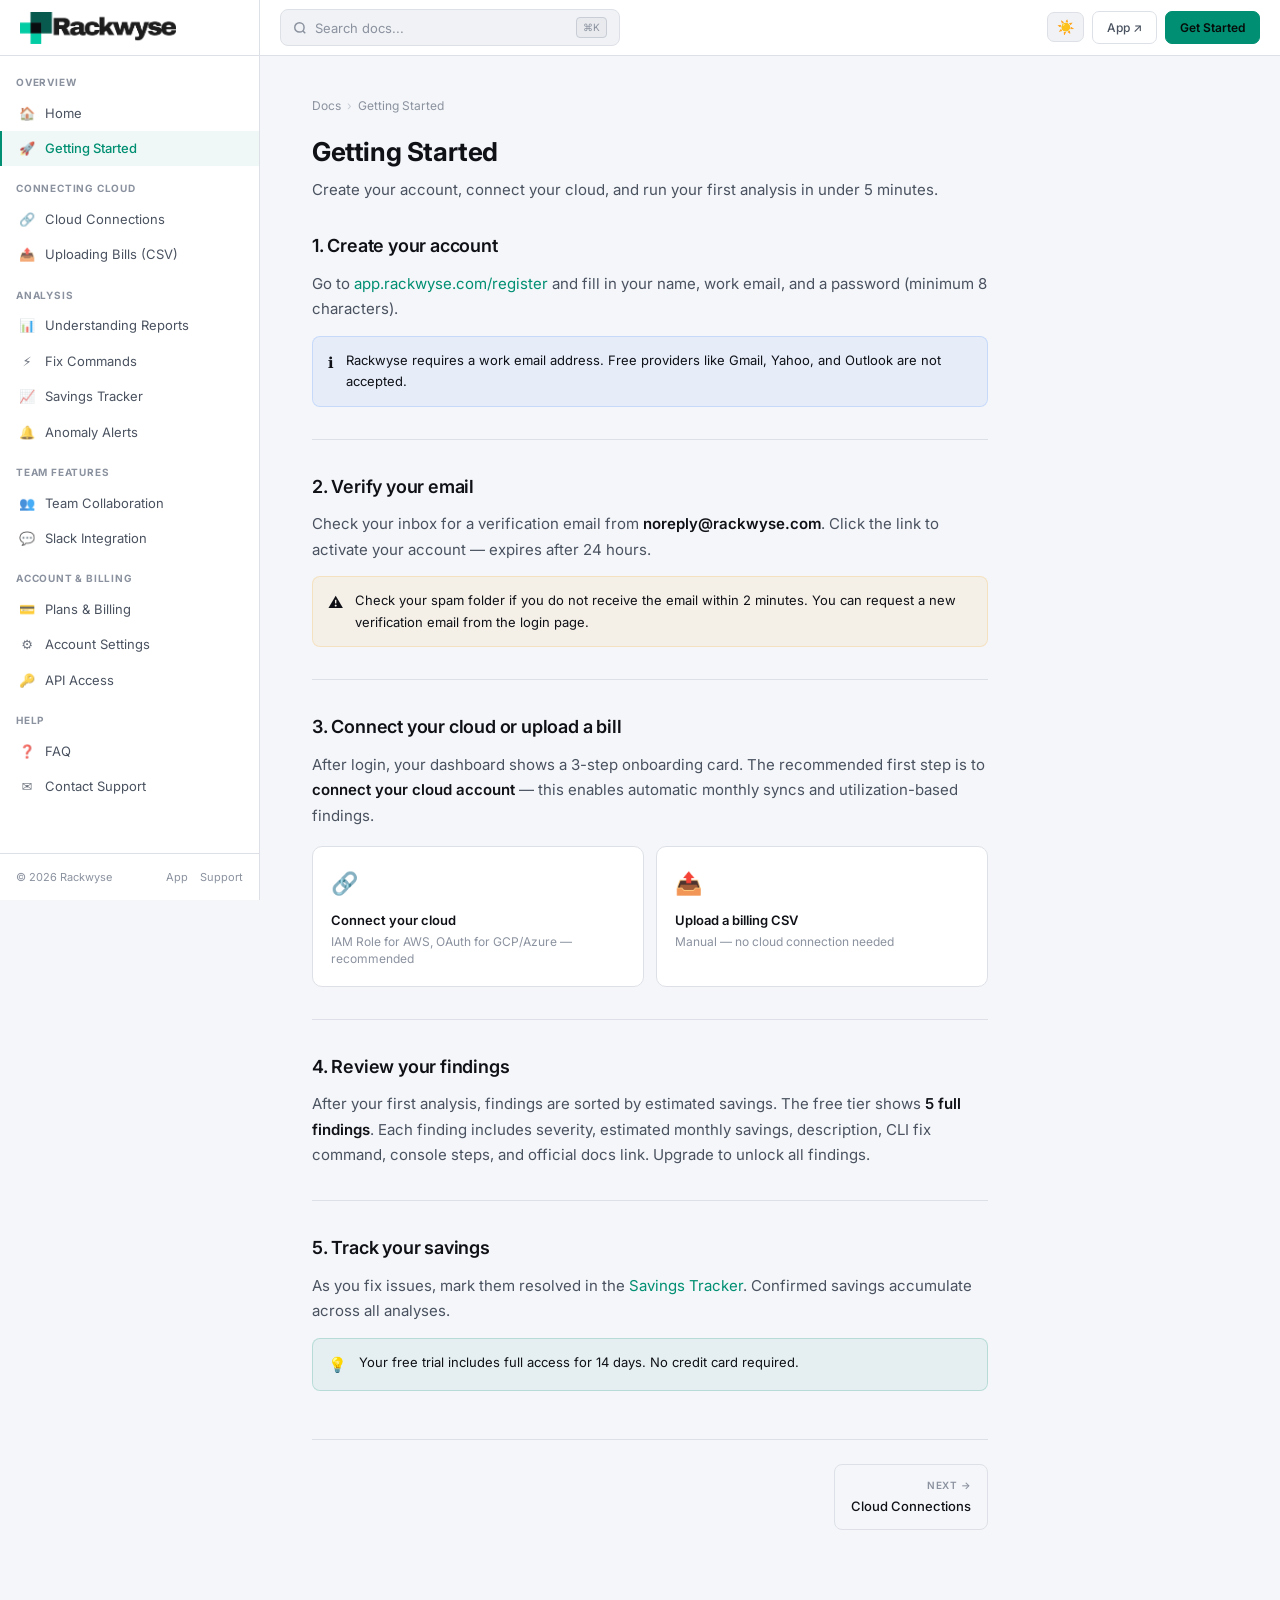
<file: pages/getting-started.html>
<!DOCTYPE html>
<html lang="en" data-theme="dark">
<head>
  <meta charset="UTF-8"/>
  <meta name="viewport" content="width=device-width,initial-scale=1"/>
  <title>Getting Started — Rackwyse Docs</title>
  <meta name="description" content="Set up your Rackwyse account and run your first analysis."/>
  <link rel="icon" href="/favicon.ico" type="image/x-icon"/>
  <style>@import url('https://fonts.googleapis.com/css2?family=Inter:wght@400;500;600;700&family=JetBrains+Mono:wght@400;500&display=swap');

*,*::before,*::after{box-sizing:border-box;margin:0;padding:0}

:root{
  --bg:#0a0c0f;--surface:#111318;--surface2:#191c22;--surface3:#1f2229;
  --border:#252a33;--border2:#2e3440;
  --text:#eef0f5;--text2:#9aa3b0;--muted:#586270;
  --accent:#00d4aa;--accent-dim:rgba(0,212,170,.07);--accent-border:rgba(0,212,170,.18);
  --yellow:#f59e0b;--yellow-dim:rgba(245,158,11,.07);--yellow-border:rgba(245,158,11,.18);
  --blue:#3b82f6;--blue-dim:rgba(59,130,246,.07);--blue-border:rgba(59,130,246,.18);
  --font:'Inter',system-ui,sans-serif;--mono:'JetBrains Mono',monospace;
  --sidebar-w:260px;--topbar-h:56px;
}
[data-theme="light"]{
  --bg:#f4f6f9;--surface:#fff;--surface2:#f0f2f5;--surface3:#e8eaed;
  --border:#dde1e7;--border2:#c8cdd6;
  --text:#0f1117;--text2:#4a5260;--muted:#8b929f;
  --accent:#008f72;--accent-dim:rgba(0,143,114,.06);--accent-border:rgba(0,143,114,.2);
}

html{scroll-behavior:smooth}
body{font-family:var(--font);background:var(--bg);color:var(--text);line-height:1.65;font-size:15px}
a{color:var(--accent);text-decoration:none}
a:hover{text-decoration:underline}

/* ── TOP NAV ── */
.topnav{
  position:sticky;top:0;z-index:200;height:var(--topbar-h);
  background:var(--surface);border-bottom:1px solid var(--border);
  display:flex;align-items:center;gap:0;
  grid-column:1/-1;
}
.topnav-logo{
  width:var(--sidebar-w);flex-shrink:0;
  display:flex;align-items:center;padding:0 20px;
  border-right:1px solid var(--border);height:100%;
  text-decoration:none;
}
.topnav-logo img,.topbar-logo-svg{height:28px;display:block}.topbar-logo-svg svg{height:28px;width:auto}
.topnav-logo:hover{text-decoration:none}
.topnav-search{
  flex:1;display:flex;align-items:center;gap:10px;
  padding:0 20px;height:100%;position:relative;
}
.topnav-search-wrap{
  display:flex;align-items:center;gap:8px;
  background:var(--surface2);border:1px solid var(--border);
  border-radius:8px;padding:7px 12px;width:340px;max-width:100%;
  transition:border-color .15s,background .15s;cursor:text;
}
.topnav-search-wrap:focus-within{border-color:var(--accent-border);background:var(--surface)}
.search-icon{color:var(--muted);flex-shrink:0;display:flex;align-items:center}
.search-input{
  flex:1;background:none;border:none;outline:none;
  font-size:13px;color:var(--text);font-family:var(--font);
}
.search-input::placeholder{color:var(--muted)}
.search-kbd{
  font-size:10px;color:var(--muted);background:var(--surface3);
  border:1px solid var(--border2);border-radius:4px;
  padding:1px 6px;font-family:var(--font);white-space:nowrap;flex-shrink:0;
}
.search-dropdown{
  display:none;position:absolute;top:calc(100% - 4px);left:20px;
  width:400px;z-index:300;
  background:var(--surface);border:1px solid var(--border);
  border-radius:8px;overflow:hidden;box-shadow:0 8px 32px rgba(0,0,0,.4);
  max-height:320px;overflow-y:auto;
}
.search-dropdown.open{display:block}
.search-result{
  display:flex;flex-direction:column;gap:2px;
  padding:10px 16px;cursor:pointer;border-bottom:1px solid var(--border);
  text-decoration:none;transition:background .1s;
}
.search-result:last-child{border-bottom:none}
.search-result:hover{background:var(--accent-dim);text-decoration:none}
.search-result-title{font-size:13px;font-weight:500;color:var(--text)}
.search-result-section{font-size:11px;color:var(--muted)}
.search-empty{padding:16px;text-align:center;font-size:13px;color:var(--muted)}
.topnav-right{
  display:flex;align-items:center;gap:8px;padding:0 20px;flex-shrink:0;
}
.topnav-btn{
  font-size:12px;font-weight:500;padding:6px 14px;
  border-radius:7px;border:1px solid var(--border);
  color:var(--text2);font-family:var(--font);cursor:pointer;
  text-decoration:none;transition:all .1s;
}
.topnav-btn:hover{color:var(--text);background:var(--surface2);text-decoration:none}
.topnav-btn-primary{
  background:var(--accent);color:#060c0a;
  border-color:var(--accent);font-weight:600;
}
.topnav-btn-primary:hover{filter:brightness(1.08);color:#060c0a;text-decoration:none}
.theme-toggle{
  background:var(--surface2);border:1px solid var(--border);
  border-radius:7px;padding:6px 9px;cursor:pointer;
  display:flex;align-items:center;font-size:14px;transition:all .1s;
}
.theme-toggle:hover{background:var(--surface3)}

/* ── LAYOUT ── */
.docs-wrap{
  display:grid;
  grid-template-rows:var(--topbar-h) 1fr;
  grid-template-columns:var(--sidebar-w) 1fr;
  min-height:100vh;
}
.topnav{grid-row:1;grid-column:1/-1}

/* ── SIDEBAR ── */
.sidebar{
  grid-row:2;grid-column:1;
  background:var(--surface);border-right:1px solid var(--border);
  height:calc(100vh - var(--topbar-h));
  position:sticky;top:var(--topbar-h);
  overflow-y:auto;display:flex;flex-direction:column;
  scrollbar-width:thin;scrollbar-color:var(--border) transparent;
}
.sidebar::-webkit-scrollbar{width:3px}
.sidebar::-webkit-scrollbar-thumb{background:var(--border2)}
.sidebar-nav{flex:1;padding:8px 0}
.sidebar-section{
  font-size:10px;font-weight:700;color:var(--muted);
  text-transform:uppercase;letter-spacing:.08em;
  padding:14px 16px 5px;
}
.sidebar-section:first-child{padding-top:10px}
.sidebar-link{
  display:flex;align-items:center;gap:9px;
  padding:7px 16px;font-size:13px;color:var(--text2);
  text-decoration:none;border-left:2px solid transparent;
  transition:all .1s;
}
.sidebar-link:hover{color:var(--text);background:rgba(0,212,170,.05);text-decoration:none}
.sidebar-link.active{color:var(--accent);background:var(--accent-dim);border-left-color:var(--accent);font-weight:500}
.sidebar-icon{font-size:13px;flex-shrink:0;width:18px;text-align:center;opacity:.8}
.sidebar-footer{
  padding:14px 16px;border-top:1px solid var(--border);
  display:flex;align-items:center;justify-content:space-between;
  font-size:11px;color:var(--muted);flex-shrink:0;
}
.sidebar-footer a{color:var(--muted);text-decoration:none}
.sidebar-footer a:hover{color:var(--text)}
.sf-links{display:flex;gap:12px}

/* ── MAIN ── */
.main{
  grid-row:2;grid-column:2;
  padding:40px 52px 80px;
  max-width:780px;
}
.breadcrumb{
  display:flex;align-items:center;gap:6px;
  font-size:12px;color:var(--muted);margin-bottom:20px;
}
.breadcrumb a{color:var(--muted)}
.breadcrumb a:hover{color:var(--text)}
.bc-sep{color:var(--border2)}

.page-badge{
  display:inline-flex;align-items:center;gap:6px;
  background:var(--accent-dim);border:1px solid var(--accent-border);
  border-radius:20px;padding:3px 12px;
  font-size:11px;font-weight:600;color:var(--accent);
  margin-bottom:14px;
}
h1{font-size:26px;font-weight:700;letter-spacing:-.4px;margin-bottom:10px;line-height:1.25}
.page-sub{font-size:15px;color:var(--text2);margin-bottom:28px;line-height:1.65}
h2{font-size:18px;font-weight:600;letter-spacing:-.2px;margin:32px 0 10px;padding-top:32px;border-top:1px solid var(--border)}
h2:first-of-type{border-top:none;padding-top:0;margin-top:20px}
h3{font-size:15px;font-weight:600;margin:18px 0 7px}
p{margin-bottom:12px;color:var(--text2);line-height:1.7}
strong{color:var(--text);font-weight:600}
ul,ol{padding-left:20px;margin-bottom:12px;color:var(--text2)}
li{margin-bottom:5px;line-height:1.6}
code{font-family:var(--mono);font-size:12px;background:var(--surface2);border:1px solid var(--border);padding:2px 6px;border-radius:4px;color:var(--accent)}
pre{background:var(--surface2);border:1px solid var(--border);border-radius:8px;padding:16px;overflow-x:auto;margin:14px 0;position:relative}
pre code{background:none;border:none;padding:0;font-size:12px;color:var(--text);line-height:1.6}
table{width:100%;border-collapse:collapse;margin:14px 0;font-size:13px}
th{text-align:left;padding:9px 12px;font-size:11px;font-weight:600;color:var(--muted);text-transform:uppercase;letter-spacing:.05em;border-bottom:1px solid var(--border);background:var(--surface2)}
td{padding:10px 12px;border-bottom:1px solid var(--border);color:var(--text2)}
tr:last-child td{border-bottom:none}
tr:hover td{background:var(--surface2)}

.info-box{display:flex;gap:12px;padding:13px 15px;border-radius:8px;margin:14px 0;font-size:13px;line-height:1.65}
.info-box.tip{background:var(--accent-dim);border:1px solid var(--accent-border)}
.info-box.warn{background:var(--yellow-dim);border:1px solid var(--yellow-border)}
.info-box.info{background:var(--blue-dim);border:1px solid var(--blue-border)}
.info-icon{font-size:15px;flex-shrink:0;margin-top:1px}

.steps{display:flex;flex-direction:column;margin:16px 0}
.step{display:flex;gap:16px;padding:14px 0;border-bottom:1px solid var(--border)}
.step:last-child{border-bottom:none}
.step-num{width:26px;height:26px;border-radius:50%;background:var(--accent);color:#060c0a;font-size:11px;font-weight:700;display:flex;align-items:center;justify-content:center;flex-shrink:0;margin-top:2px}
.step-body h3{margin:0 0 4px;font-size:14px;font-weight:600;color:var(--text)}
.step-body p{margin:0;font-size:13px}

.card-grid{display:grid;grid-template-columns:repeat(auto-fit,minmax(175px,1fr));gap:12px;margin:18px 0}
.card{background:var(--surface);border:1px solid var(--border);border-radius:10px;padding:18px;text-decoration:none;transition:border-color .15s,transform .1s}
.card:hover{border-color:var(--accent-border);transform:translateY(-1px);text-decoration:none}
.card-icon{font-size:22px;margin-bottom:8px}
.card-title{font-size:13px;font-weight:600;color:var(--text);margin-bottom:3px}
.card-sub{font-size:12px;color:var(--muted);line-height:1.4}

.badge{display:inline-flex;padding:2px 7px;border-radius:9px;font-size:10px;font-weight:600;vertical-align:middle}
.badge-team{background:var(--yellow-dim);color:var(--yellow);border:1px solid var(--yellow-border)}

.copy-btn{position:absolute;top:8px;right:8px;background:var(--surface3);border:1px solid var(--border2);border-radius:5px;padding:3px 9px;font-size:10px;font-weight:500;color:var(--text2);cursor:pointer;font-family:var(--font);transition:all .1s}
.copy-btn:hover{background:var(--accent);color:#060c0a;border-color:var(--accent)}

.page-nav{display:flex;justify-content:space-between;margin-top:48px;padding-top:24px;border-top:1px solid var(--border);gap:16px}
.page-nav-btn{display:flex;flex-direction:column;gap:2px;padding:12px 16px;border:1px solid var(--border);border-radius:8px;text-decoration:none;transition:border-color .1s,background .1s;max-width:220px}
.page-nav-btn:hover{border-color:var(--accent-border);background:var(--accent-dim);text-decoration:none}
.page-nav-label{font-size:10px;font-weight:600;color:var(--muted);text-transform:uppercase;letter-spacing:.05em}
.page-nav-title{font-size:13px;font-weight:500;color:var(--text)}
.page-nav-btn.next{text-align:right;margin-left:auto}

/* mobile */
.mobile-bar{display:none;position:sticky;top:0;z-index:200;height:52px;background:var(--surface);border-bottom:1px solid var(--border);padding:0 16px;align-items:center;justify-content:space-between;gap:12px}
.hamburger{background:none;border:none;cursor:pointer;color:var(--text2);padding:4px;display:flex;align-items:center;border-radius:6px}
.hamburger:hover{background:var(--surface2);color:var(--text)}
.mobile-logo img{height:24px;width:auto}
.mobile-right{display:flex;gap:8px;align-items:center}
.sidebar-overlay{display:none;position:fixed;inset:0;z-index:150;background:rgba(0,0,0,.6)}
@media(max-width:900px){
  .docs-wrap{display:block}
  .topnav{display:none}
  .mobile-bar{display:flex}
  .sidebar{position:fixed;top:0;left:0;bottom:0;z-index:160;height:100vh;transform:translateX(-100%);transition:transform .25s;width:var(--sidebar-w)}
  .sidebar.open{transform:translateX(0)}
  .sidebar-overlay.open{display:block}
  .main{padding:28px 20px 60px;max-width:100%}
}
@media(max-width:480px){.card-grid{grid-template-columns:1fr 1fr}h1{font-size:22px}}
</style>
  <script>
(function(){
  var K='rw-theme';
  function getT(){return localStorage.getItem(K)||(matchMedia('(prefers-color-scheme:light)').matches?'light':'dark')}
  function setT(t){
    document.documentElement.setAttribute('data-theme',t);
    localStorage.setItem(K,t);
    var logoEls = document.querySelectorAll('#rw-logo-img');
    var src = t === 'dark' ? '/brand/logo-dark.png' : '/brand/logo-white.png';
    logoEls.forEach(function(el){ el.src = src; });
  }
  setT(getT());
  document.addEventListener('DOMContentLoaded',function(){
    setT(getT());

    // theme toggle
    document.querySelectorAll('.theme-toggle').forEach(function(b){
      b.addEventListener('click',function(){setT(getT()==='dark'?'light':'dark')});
    });

    // active link
    var path=location.pathname.replace(/\/$/,'');
    document.querySelectorAll('.sidebar-link').forEach(function(a){
      var h=a.getAttribute('href').replace(/\/$/,'');
      if(h===path||h===path+'.html'||(path==='/'&&h==='/index.html'))a.classList.add('active');
    });

    // mobile sidebar
    var sidebar=document.getElementById('sidebar');
    var overlay=document.getElementById('sidebar-overlay');
    function open(){sidebar&&sidebar.classList.add('open');overlay&&overlay.classList.add('open')}
    function close(){sidebar&&sidebar.classList.remove('open');overlay&&overlay.classList.remove('open')}
    document.querySelectorAll('.hamburger').forEach(function(b){b.addEventListener('click',open)});
    if(overlay)overlay.addEventListener('click',close);

    // search
    var PAGES=[
      {t:'Home',s:'Overview',u:'/index.html',k:'rackwyse cloud cost overview'},
      {t:'Getting Started',s:'Overview',u:'/pages/getting-started.html',k:'account signup login verify email first analysis'},
      {t:'Cloud Connections',s:'Connecting Cloud',u:'/pages/connections.html',k:'aws iam role gcp oauth azure bigquery connect'},
      {t:'Uploading Bills',s:'Connecting Cloud',u:'/pages/uploading-bills.html',k:'upload csv billing export aws gcp azure'},
      {t:'Understanding Reports',s:'Analysis',u:'/pages/understanding-reports.html',k:'findings report savings severity pdf share'},
      {t:'Fix Commands',s:'Analysis',u:'/pages/fix-commands.html',k:'cli command fix console steps assign finding status'},
      {t:'Savings Tracker',s:'Analysis',u:'/pages/savings-tracker.html',k:'savings tracker confirmed fixed mark resolve'},
      {t:'Anomaly Alerts',s:'Analysis',u:'/pages/anomaly-alerts.html',k:'anomaly alert spike spend email daily monthly'},
      {t:'Team Collaboration',s:'Team Features',u:'/pages/team.html',k:'team invite member role cost overview weekly digest'},
      {t:'Slack Integration',s:'Team Features',u:'/pages/slack.html',k:'slack webhook integration notification alert'},
      {t:'Plans & Billing',s:'Account & Billing',u:'/pages/billing.html',k:'plans pricing upgrade billing payment'},
      {t:'Account Settings',s:'Account & Billing',u:'/pages/account.html',k:'account settings profile password 2fa notifications'},
      {t:'API Access',s:'Account & Billing',u:'/pages/api.html',k:'api key rest endpoint programmatic'},
      {t:'FAQ',s:'Help',u:'/pages/faq.html',k:'faq questions answers security refund cancel'},
    ];
    var inp=document.getElementById('search-input');
    var drop=document.getElementById('search-dropdown');
    if(inp&&drop){
      function search(q){
        q=q.toLowerCase().trim();drop.innerHTML='';
        if(!q){drop.classList.remove('open');return}
        var res=PAGES.filter(function(p){return p.t.toLowerCase().includes(q)||p.k.includes(q)||p.s.toLowerCase().includes(q)}).slice(0,6);
        if(!res.length){drop.innerHTML='<div class="search-empty">No results for \''+q+'\'</div>'}
        else res.forEach(function(p){
          var a=document.createElement('a');a.className='search-result';a.href=p.u;
          a.innerHTML='<span class="search-result-title">'+p.t+'</span><span class="search-result-section">'+p.s+'</span>';
          drop.appendChild(a);
        });
        drop.classList.add('open');
      }
      inp.addEventListener('input',function(){search(this.value)});
      document.addEventListener('click',function(e){if(!e.target.closest('.topnav-search'))drop.classList.remove('open')});
      document.addEventListener('keydown',function(e){
        if((e.metaKey||e.ctrlKey)&&e.key==='k'){e.preventDefault();inp.focus();inp.select()}
        if(e.key==='Escape'){drop.classList.remove('open');inp.blur()}
      });
    }

    // copy buttons
    document.querySelectorAll('pre').forEach(function(pre){
      var btn=document.createElement('button');btn.className='copy-btn';btn.textContent='Copy';
      btn.addEventListener('click',function(){
        var txt=pre.querySelector('code')?pre.querySelector('code').textContent:pre.textContent;
        navigator.clipboard.writeText(txt).then(function(){btn.textContent='Copied!';setTimeout(function(){btn.textContent='Copy'},1500)});
      });
      pre.appendChild(btn);
    });
  });
})();
</script>
</head>
<body>
<div class="mobile-bar">
  <button class="hamburger" aria-label="Menu"><svg width="20" height="20" viewBox="0 0 24 24" fill="none" stroke="currentColor" stroke-width="2"><line x1="3" y1="6" x2="21" y2="6"/><line x1="3" y1="12" x2="21" y2="12"/><line x1="3" y1="18" x2="21" y2="18"/></svg></button>
  <a href="/index.html" class="mobile-logo"><span id="mobile-logo-img" style="display:flex;align-items:center"><svg width="140" height="32" viewBox="0 0 140 32" fill="none" xmlns="http://www.w3.org/2000/svg"><rect width="28" height="28" rx="7" y="2" fill="#00d4aa"/><path d="M7 22L11 10L16 16L20 12L22 22H7Z" fill="#060c0a"/><text x="36" y="22" font-family="Inter,system-ui,sans-serif" font-size="16" font-weight="700" fill="#eef0f5" letter-spacing="-0.3">Rackwyse</text></svg></span></a>
  <div class="mobile-right"><button class="theme-toggle" aria-label="Toggle theme"><span>☀️</span></button></div>
</div>
<div class="sidebar-overlay" id="sidebar-overlay"></div>
<div class="docs-wrap">
  <header class="topnav">
  <a href="/index.html" class="topnav-logo">
    <img src="/brand/logo-dark.png" alt="Rackwyse" id="rw-logo-img" style="height:32px;width:auto;display:block"/>
  </a>
  <div class="topnav-search">
    <div class="topnav-search-wrap">
      <span class="search-icon"><svg width="14" height="14" viewBox="0 0 24 24" fill="none" stroke="currentColor" stroke-width="2.5"><circle cx="11" cy="11" r="8"/><path d="m21 21-4.35-4.35"/></svg></span>
      <input type="text" id="search-input" class="search-input" placeholder="Search docs..." autocomplete="off"/>
      <kbd class="search-kbd">⌘K</kbd>
    </div>
    <div class="search-dropdown" id="search-dropdown"></div>
  </div>
  <div class="topnav-right">
    <button class="theme-toggle" aria-label="Toggle theme" id="theme-toggle-btn">
      <span id="theme-icon">☀️</span>
    </button>
    <a href="https://app.rackwyse.com" class="topnav-btn" target="_blank">App ↗</a>
    <a href="https://app.rackwyse.com/register" class="topnav-btn topnav-btn-primary">Get Started</a>
  </div>
</header>
  <aside class="sidebar" id="sidebar">
  <nav class="sidebar-nav"><div class="sidebar-section">Overview</div>
<a href="/index.html" class="sidebar-link"><span class="sidebar-icon">🏠</span>Home</a>
<a href="/pages/getting-started.html" class="sidebar-link"><span class="sidebar-icon">🚀</span>Getting Started</a>
<div class="sidebar-section">Connecting Cloud</div>
<a href="/pages/connections.html" class="sidebar-link"><span class="sidebar-icon">🔗</span>Cloud Connections</a>
<a href="/pages/uploading-bills.html" class="sidebar-link"><span class="sidebar-icon">📤</span>Uploading Bills (CSV)</a>
<div class="sidebar-section">Analysis</div>
<a href="/pages/understanding-reports.html" class="sidebar-link"><span class="sidebar-icon">📊</span>Understanding Reports</a>
<a href="/pages/fix-commands.html" class="sidebar-link"><span class="sidebar-icon">⚡</span>Fix Commands</a>
<a href="/pages/savings-tracker.html" class="sidebar-link"><span class="sidebar-icon">📈</span>Savings Tracker</a>
<a href="/pages/anomaly-alerts.html" class="sidebar-link"><span class="sidebar-icon">🔔</span>Anomaly Alerts</a>
<div class="sidebar-section">Team Features</div>
<a href="/pages/team.html" class="sidebar-link"><span class="sidebar-icon">👥</span>Team Collaboration</a>
<a href="/pages/slack.html" class="sidebar-link"><span class="sidebar-icon">💬</span>Slack Integration</a>
<div class="sidebar-section">Account & Billing</div>
<a href="/pages/billing.html" class="sidebar-link"><span class="sidebar-icon">💳</span>Plans & Billing</a>
<a href="/pages/account.html" class="sidebar-link"><span class="sidebar-icon">⚙️</span>Account Settings</a>
<a href="/pages/api.html" class="sidebar-link"><span class="sidebar-icon">🔑</span>API Access</a>
<div class="sidebar-section">Help</div>
<a href="/pages/faq.html" class="sidebar-link"><span class="sidebar-icon">❓</span>FAQ</a>
<a href="mailto:support@rackwyse.com" class="sidebar-link"><span class="sidebar-icon">✉️</span>Contact Support</a>
</nav>
  <div class="sidebar-footer">
    <span>© 2026 Rackwyse</span>
    <div class="sf-links"><a href="https://app.rackwyse.com">App</a><a href="mailto:support@rackwyse.com">Support</a></div>
  </div>
</aside>
  <main class="main">

<div class="breadcrumb"><a href="/index.html">Docs</a><span class="bc-sep">›</span>Getting Started</div>
<h1>Getting Started</h1>
<p class="page-sub">Create your account, connect your cloud, and run your first analysis in under 5 minutes.</p>
<h2>1. Create your account</h2>
<p>Go to <a href="https://app.rackwyse.com/register">app.rackwyse.com/register</a> and fill in your name, work email, and a password (minimum 8 characters).</p>
<div class="info-box info"><div class="info-icon">ℹ️</div><div>Rackwyse requires a work email address. Free providers like Gmail, Yahoo, and Outlook are not accepted.</div></div>
<h2>2. Verify your email</h2>
<p>Check your inbox for a verification email from <strong>noreply@rackwyse.com</strong>. Click the link to activate your account — expires after 24 hours.</p>
<div class="info-box warn"><div class="info-icon">⚠️</div><div>Check your spam folder if you do not receive the email within 2 minutes. You can request a new verification email from the login page.</div></div>
<h2>3. Connect your cloud or upload a bill</h2>
<p>After login, your dashboard shows a 3-step onboarding card. The recommended first step is to <strong>connect your cloud account</strong> — this enables automatic monthly syncs and utilization-based findings.</p>
<div class="card-grid">
  <a href="/pages/connections.html" class="card"><div class="card-icon">🔗</div><div class="card-title">Connect your cloud</div><div class="card-sub">IAM Role for AWS, OAuth for GCP/Azure — recommended</div></a>
  <a href="/pages/uploading-bills.html" class="card"><div class="card-icon">📤</div><div class="card-title">Upload a billing CSV</div><div class="card-sub">Manual — no cloud connection needed</div></a>
</div>
<h2>4. Review your findings</h2>
<p>After your first analysis, findings are sorted by estimated savings. The free tier shows <strong>5 full findings</strong>. Each finding includes severity, estimated monthly savings, description, CLI fix command, console steps, and official docs link. Upgrade to unlock all findings.</p>
<h2>5. Track your savings</h2>
<p>As you fix issues, mark them resolved in the <a href="/pages/savings-tracker.html">Savings Tracker</a>. Confirmed savings accumulate across all analyses.</p>
<div class="info-box tip"><div class="info-icon">💡</div><div>Your free trial includes full access for 14 days. No credit card required.</div></div>
<div class="page-nav"><a href="/pages/connections.html" class="page-nav-btn next"><span class="page-nav-label">Next →</span><span class="page-nav-title">Cloud Connections</span></a></div>
  </main>
</div>
</body>
</html>
</file>
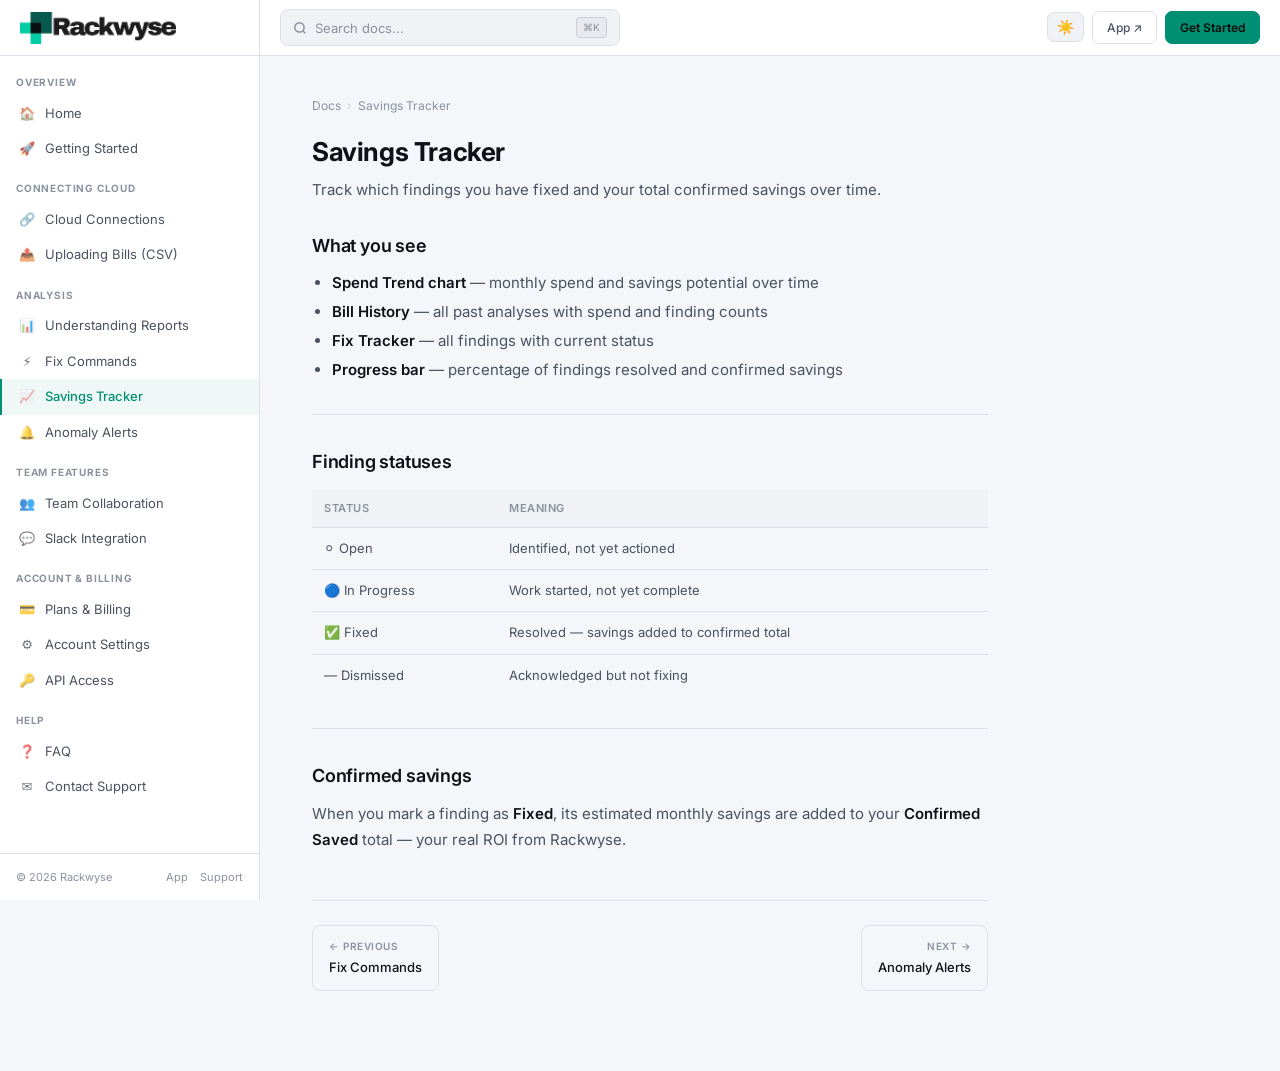
<file: pages/savings-tracker.html>
<!DOCTYPE html>
<html lang="en" data-theme="dark">
<head>
  <meta charset="UTF-8"/>
  <meta name="viewport" content="width=device-width,initial-scale=1"/>
  <title>Savings Tracker — Rackwyse Docs</title>
  <meta name="description" content="Track fixed findings and confirmed savings."/>
  <link rel="icon" href="/favicon.ico" type="image/x-icon"/>
  <style>@import url('https://fonts.googleapis.com/css2?family=Inter:wght@400;500;600;700&family=JetBrains+Mono:wght@400;500&display=swap');

*,*::before,*::after{box-sizing:border-box;margin:0;padding:0}

:root{
  --bg:#0a0c0f;--surface:#111318;--surface2:#191c22;--surface3:#1f2229;
  --border:#252a33;--border2:#2e3440;
  --text:#eef0f5;--text2:#9aa3b0;--muted:#586270;
  --accent:#00d4aa;--accent-dim:rgba(0,212,170,.07);--accent-border:rgba(0,212,170,.18);
  --yellow:#f59e0b;--yellow-dim:rgba(245,158,11,.07);--yellow-border:rgba(245,158,11,.18);
  --blue:#3b82f6;--blue-dim:rgba(59,130,246,.07);--blue-border:rgba(59,130,246,.18);
  --font:'Inter',system-ui,sans-serif;--mono:'JetBrains Mono',monospace;
  --sidebar-w:260px;--topbar-h:56px;
}
[data-theme="light"]{
  --bg:#f4f6f9;--surface:#fff;--surface2:#f0f2f5;--surface3:#e8eaed;
  --border:#dde1e7;--border2:#c8cdd6;
  --text:#0f1117;--text2:#4a5260;--muted:#8b929f;
  --accent:#008f72;--accent-dim:rgba(0,143,114,.06);--accent-border:rgba(0,143,114,.2);
}

html{scroll-behavior:smooth}
body{font-family:var(--font);background:var(--bg);color:var(--text);line-height:1.65;font-size:15px}
a{color:var(--accent);text-decoration:none}
a:hover{text-decoration:underline}

/* ── TOP NAV ── */
.topnav{
  position:sticky;top:0;z-index:200;height:var(--topbar-h);
  background:var(--surface);border-bottom:1px solid var(--border);
  display:flex;align-items:center;gap:0;
  grid-column:1/-1;
}
.topnav-logo{
  width:var(--sidebar-w);flex-shrink:0;
  display:flex;align-items:center;padding:0 20px;
  border-right:1px solid var(--border);height:100%;
  text-decoration:none;
}
.topnav-logo img,.topbar-logo-svg{height:28px;display:block}.topbar-logo-svg svg{height:28px;width:auto}
.topnav-logo:hover{text-decoration:none}
.topnav-search{
  flex:1;display:flex;align-items:center;gap:10px;
  padding:0 20px;height:100%;position:relative;
}
.topnav-search-wrap{
  display:flex;align-items:center;gap:8px;
  background:var(--surface2);border:1px solid var(--border);
  border-radius:8px;padding:7px 12px;width:340px;max-width:100%;
  transition:border-color .15s,background .15s;cursor:text;
}
.topnav-search-wrap:focus-within{border-color:var(--accent-border);background:var(--surface)}
.search-icon{color:var(--muted);flex-shrink:0;display:flex;align-items:center}
.search-input{
  flex:1;background:none;border:none;outline:none;
  font-size:13px;color:var(--text);font-family:var(--font);
}
.search-input::placeholder{color:var(--muted)}
.search-kbd{
  font-size:10px;color:var(--muted);background:var(--surface3);
  border:1px solid var(--border2);border-radius:4px;
  padding:1px 6px;font-family:var(--font);white-space:nowrap;flex-shrink:0;
}
.search-dropdown{
  display:none;position:absolute;top:calc(100% - 4px);left:20px;
  width:400px;z-index:300;
  background:var(--surface);border:1px solid var(--border);
  border-radius:8px;overflow:hidden;box-shadow:0 8px 32px rgba(0,0,0,.4);
  max-height:320px;overflow-y:auto;
}
.search-dropdown.open{display:block}
.search-result{
  display:flex;flex-direction:column;gap:2px;
  padding:10px 16px;cursor:pointer;border-bottom:1px solid var(--border);
  text-decoration:none;transition:background .1s;
}
.search-result:last-child{border-bottom:none}
.search-result:hover{background:var(--accent-dim);text-decoration:none}
.search-result-title{font-size:13px;font-weight:500;color:var(--text)}
.search-result-section{font-size:11px;color:var(--muted)}
.search-empty{padding:16px;text-align:center;font-size:13px;color:var(--muted)}
.topnav-right{
  display:flex;align-items:center;gap:8px;padding:0 20px;flex-shrink:0;
}
.topnav-btn{
  font-size:12px;font-weight:500;padding:6px 14px;
  border-radius:7px;border:1px solid var(--border);
  color:var(--text2);font-family:var(--font);cursor:pointer;
  text-decoration:none;transition:all .1s;
}
.topnav-btn:hover{color:var(--text);background:var(--surface2);text-decoration:none}
.topnav-btn-primary{
  background:var(--accent);color:#060c0a;
  border-color:var(--accent);font-weight:600;
}
.topnav-btn-primary:hover{filter:brightness(1.08);color:#060c0a;text-decoration:none}
.theme-toggle{
  background:var(--surface2);border:1px solid var(--border);
  border-radius:7px;padding:6px 9px;cursor:pointer;
  display:flex;align-items:center;font-size:14px;transition:all .1s;
}
.theme-toggle:hover{background:var(--surface3)}

/* ── LAYOUT ── */
.docs-wrap{
  display:grid;
  grid-template-rows:var(--topbar-h) 1fr;
  grid-template-columns:var(--sidebar-w) 1fr;
  min-height:100vh;
}
.topnav{grid-row:1;grid-column:1/-1}

/* ── SIDEBAR ── */
.sidebar{
  grid-row:2;grid-column:1;
  background:var(--surface);border-right:1px solid var(--border);
  height:calc(100vh - var(--topbar-h));
  position:sticky;top:var(--topbar-h);
  overflow-y:auto;display:flex;flex-direction:column;
  scrollbar-width:thin;scrollbar-color:var(--border) transparent;
}
.sidebar::-webkit-scrollbar{width:3px}
.sidebar::-webkit-scrollbar-thumb{background:var(--border2)}
.sidebar-nav{flex:1;padding:8px 0}
.sidebar-section{
  font-size:10px;font-weight:700;color:var(--muted);
  text-transform:uppercase;letter-spacing:.08em;
  padding:14px 16px 5px;
}
.sidebar-section:first-child{padding-top:10px}
.sidebar-link{
  display:flex;align-items:center;gap:9px;
  padding:7px 16px;font-size:13px;color:var(--text2);
  text-decoration:none;border-left:2px solid transparent;
  transition:all .1s;
}
.sidebar-link:hover{color:var(--text);background:rgba(0,212,170,.05);text-decoration:none}
.sidebar-link.active{color:var(--accent);background:var(--accent-dim);border-left-color:var(--accent);font-weight:500}
.sidebar-icon{font-size:13px;flex-shrink:0;width:18px;text-align:center;opacity:.8}
.sidebar-footer{
  padding:14px 16px;border-top:1px solid var(--border);
  display:flex;align-items:center;justify-content:space-between;
  font-size:11px;color:var(--muted);flex-shrink:0;
}
.sidebar-footer a{color:var(--muted);text-decoration:none}
.sidebar-footer a:hover{color:var(--text)}
.sf-links{display:flex;gap:12px}

/* ── MAIN ── */
.main{
  grid-row:2;grid-column:2;
  padding:40px 52px 80px;
  max-width:780px;
}
.breadcrumb{
  display:flex;align-items:center;gap:6px;
  font-size:12px;color:var(--muted);margin-bottom:20px;
}
.breadcrumb a{color:var(--muted)}
.breadcrumb a:hover{color:var(--text)}
.bc-sep{color:var(--border2)}

.page-badge{
  display:inline-flex;align-items:center;gap:6px;
  background:var(--accent-dim);border:1px solid var(--accent-border);
  border-radius:20px;padding:3px 12px;
  font-size:11px;font-weight:600;color:var(--accent);
  margin-bottom:14px;
}
h1{font-size:26px;font-weight:700;letter-spacing:-.4px;margin-bottom:10px;line-height:1.25}
.page-sub{font-size:15px;color:var(--text2);margin-bottom:28px;line-height:1.65}
h2{font-size:18px;font-weight:600;letter-spacing:-.2px;margin:32px 0 10px;padding-top:32px;border-top:1px solid var(--border)}
h2:first-of-type{border-top:none;padding-top:0;margin-top:20px}
h3{font-size:15px;font-weight:600;margin:18px 0 7px}
p{margin-bottom:12px;color:var(--text2);line-height:1.7}
strong{color:var(--text);font-weight:600}
ul,ol{padding-left:20px;margin-bottom:12px;color:var(--text2)}
li{margin-bottom:5px;line-height:1.6}
code{font-family:var(--mono);font-size:12px;background:var(--surface2);border:1px solid var(--border);padding:2px 6px;border-radius:4px;color:var(--accent)}
pre{background:var(--surface2);border:1px solid var(--border);border-radius:8px;padding:16px;overflow-x:auto;margin:14px 0;position:relative}
pre code{background:none;border:none;padding:0;font-size:12px;color:var(--text);line-height:1.6}
table{width:100%;border-collapse:collapse;margin:14px 0;font-size:13px}
th{text-align:left;padding:9px 12px;font-size:11px;font-weight:600;color:var(--muted);text-transform:uppercase;letter-spacing:.05em;border-bottom:1px solid var(--border);background:var(--surface2)}
td{padding:10px 12px;border-bottom:1px solid var(--border);color:var(--text2)}
tr:last-child td{border-bottom:none}
tr:hover td{background:var(--surface2)}

.info-box{display:flex;gap:12px;padding:13px 15px;border-radius:8px;margin:14px 0;font-size:13px;line-height:1.65}
.info-box.tip{background:var(--accent-dim);border:1px solid var(--accent-border)}
.info-box.warn{background:var(--yellow-dim);border:1px solid var(--yellow-border)}
.info-box.info{background:var(--blue-dim);border:1px solid var(--blue-border)}
.info-icon{font-size:15px;flex-shrink:0;margin-top:1px}

.steps{display:flex;flex-direction:column;margin:16px 0}
.step{display:flex;gap:16px;padding:14px 0;border-bottom:1px solid var(--border)}
.step:last-child{border-bottom:none}
.step-num{width:26px;height:26px;border-radius:50%;background:var(--accent);color:#060c0a;font-size:11px;font-weight:700;display:flex;align-items:center;justify-content:center;flex-shrink:0;margin-top:2px}
.step-body h3{margin:0 0 4px;font-size:14px;font-weight:600;color:var(--text)}
.step-body p{margin:0;font-size:13px}

.card-grid{display:grid;grid-template-columns:repeat(auto-fit,minmax(175px,1fr));gap:12px;margin:18px 0}
.card{background:var(--surface);border:1px solid var(--border);border-radius:10px;padding:18px;text-decoration:none;transition:border-color .15s,transform .1s}
.card:hover{border-color:var(--accent-border);transform:translateY(-1px);text-decoration:none}
.card-icon{font-size:22px;margin-bottom:8px}
.card-title{font-size:13px;font-weight:600;color:var(--text);margin-bottom:3px}
.card-sub{font-size:12px;color:var(--muted);line-height:1.4}

.badge{display:inline-flex;padding:2px 7px;border-radius:9px;font-size:10px;font-weight:600;vertical-align:middle}
.badge-team{background:var(--yellow-dim);color:var(--yellow);border:1px solid var(--yellow-border)}

.copy-btn{position:absolute;top:8px;right:8px;background:var(--surface3);border:1px solid var(--border2);border-radius:5px;padding:3px 9px;font-size:10px;font-weight:500;color:var(--text2);cursor:pointer;font-family:var(--font);transition:all .1s}
.copy-btn:hover{background:var(--accent);color:#060c0a;border-color:var(--accent)}

.page-nav{display:flex;justify-content:space-between;margin-top:48px;padding-top:24px;border-top:1px solid var(--border);gap:16px}
.page-nav-btn{display:flex;flex-direction:column;gap:2px;padding:12px 16px;border:1px solid var(--border);border-radius:8px;text-decoration:none;transition:border-color .1s,background .1s;max-width:220px}
.page-nav-btn:hover{border-color:var(--accent-border);background:var(--accent-dim);text-decoration:none}
.page-nav-label{font-size:10px;font-weight:600;color:var(--muted);text-transform:uppercase;letter-spacing:.05em}
.page-nav-title{font-size:13px;font-weight:500;color:var(--text)}
.page-nav-btn.next{text-align:right;margin-left:auto}

/* mobile */
.mobile-bar{display:none;position:sticky;top:0;z-index:200;height:52px;background:var(--surface);border-bottom:1px solid var(--border);padding:0 16px;align-items:center;justify-content:space-between;gap:12px}
.hamburger{background:none;border:none;cursor:pointer;color:var(--text2);padding:4px;display:flex;align-items:center;border-radius:6px}
.hamburger:hover{background:var(--surface2);color:var(--text)}
.mobile-logo img{height:24px;width:auto}
.mobile-right{display:flex;gap:8px;align-items:center}
.sidebar-overlay{display:none;position:fixed;inset:0;z-index:150;background:rgba(0,0,0,.6)}
@media(max-width:900px){
  .docs-wrap{display:block}
  .topnav{display:none}
  .mobile-bar{display:flex}
  .sidebar{position:fixed;top:0;left:0;bottom:0;z-index:160;height:100vh;transform:translateX(-100%);transition:transform .25s;width:var(--sidebar-w)}
  .sidebar.open{transform:translateX(0)}
  .sidebar-overlay.open{display:block}
  .main{padding:28px 20px 60px;max-width:100%}
}
@media(max-width:480px){.card-grid{grid-template-columns:1fr 1fr}h1{font-size:22px}}
</style>
  <script>
(function(){
  var K='rw-theme';
  function getT(){return localStorage.getItem(K)||(matchMedia('(prefers-color-scheme:light)').matches?'light':'dark')}
  function setT(t){
    document.documentElement.setAttribute('data-theme',t);
    localStorage.setItem(K,t);
    var logoEls = document.querySelectorAll('#rw-logo-img');
    var src = t === 'dark' ? '/brand/logo-dark.png' : '/brand/logo-white.png';
    logoEls.forEach(function(el){ el.src = src; });
  }
  setT(getT());
  document.addEventListener('DOMContentLoaded',function(){
    setT(getT());

    // theme toggle
    document.querySelectorAll('.theme-toggle').forEach(function(b){
      b.addEventListener('click',function(){setT(getT()==='dark'?'light':'dark')});
    });

    // active link
    var path=location.pathname.replace(/\/$/,'');
    document.querySelectorAll('.sidebar-link').forEach(function(a){
      var h=a.getAttribute('href').replace(/\/$/,'');
      if(h===path||h===path+'.html'||(path==='/'&&h==='/index.html'))a.classList.add('active');
    });

    // mobile sidebar
    var sidebar=document.getElementById('sidebar');
    var overlay=document.getElementById('sidebar-overlay');
    function open(){sidebar&&sidebar.classList.add('open');overlay&&overlay.classList.add('open')}
    function close(){sidebar&&sidebar.classList.remove('open');overlay&&overlay.classList.remove('open')}
    document.querySelectorAll('.hamburger').forEach(function(b){b.addEventListener('click',open)});
    if(overlay)overlay.addEventListener('click',close);

    // search
    var PAGES=[
      {t:'Home',s:'Overview',u:'/index.html',k:'rackwyse cloud cost overview'},
      {t:'Getting Started',s:'Overview',u:'/pages/getting-started.html',k:'account signup login verify email first analysis'},
      {t:'Cloud Connections',s:'Connecting Cloud',u:'/pages/connections.html',k:'aws iam role gcp oauth azure bigquery connect'},
      {t:'Uploading Bills',s:'Connecting Cloud',u:'/pages/uploading-bills.html',k:'upload csv billing export aws gcp azure'},
      {t:'Understanding Reports',s:'Analysis',u:'/pages/understanding-reports.html',k:'findings report savings severity pdf share'},
      {t:'Fix Commands',s:'Analysis',u:'/pages/fix-commands.html',k:'cli command fix console steps assign finding status'},
      {t:'Savings Tracker',s:'Analysis',u:'/pages/savings-tracker.html',k:'savings tracker confirmed fixed mark resolve'},
      {t:'Anomaly Alerts',s:'Analysis',u:'/pages/anomaly-alerts.html',k:'anomaly alert spike spend email daily monthly'},
      {t:'Team Collaboration',s:'Team Features',u:'/pages/team.html',k:'team invite member role cost overview weekly digest'},
      {t:'Slack Integration',s:'Team Features',u:'/pages/slack.html',k:'slack webhook integration notification alert'},
      {t:'Plans & Billing',s:'Account & Billing',u:'/pages/billing.html',k:'plans pricing upgrade billing payment'},
      {t:'Account Settings',s:'Account & Billing',u:'/pages/account.html',k:'account settings profile password 2fa notifications'},
      {t:'API Access',s:'Account & Billing',u:'/pages/api.html',k:'api key rest endpoint programmatic'},
      {t:'FAQ',s:'Help',u:'/pages/faq.html',k:'faq questions answers security refund cancel'},
    ];
    var inp=document.getElementById('search-input');
    var drop=document.getElementById('search-dropdown');
    if(inp&&drop){
      function search(q){
        q=q.toLowerCase().trim();drop.innerHTML='';
        if(!q){drop.classList.remove('open');return}
        var res=PAGES.filter(function(p){return p.t.toLowerCase().includes(q)||p.k.includes(q)||p.s.toLowerCase().includes(q)}).slice(0,6);
        if(!res.length){drop.innerHTML='<div class="search-empty">No results for \''+q+'\'</div>'}
        else res.forEach(function(p){
          var a=document.createElement('a');a.className='search-result';a.href=p.u;
          a.innerHTML='<span class="search-result-title">'+p.t+'</span><span class="search-result-section">'+p.s+'</span>';
          drop.appendChild(a);
        });
        drop.classList.add('open');
      }
      inp.addEventListener('input',function(){search(this.value)});
      document.addEventListener('click',function(e){if(!e.target.closest('.topnav-search'))drop.classList.remove('open')});
      document.addEventListener('keydown',function(e){
        if((e.metaKey||e.ctrlKey)&&e.key==='k'){e.preventDefault();inp.focus();inp.select()}
        if(e.key==='Escape'){drop.classList.remove('open');inp.blur()}
      });
    }

    // copy buttons
    document.querySelectorAll('pre').forEach(function(pre){
      var btn=document.createElement('button');btn.className='copy-btn';btn.textContent='Copy';
      btn.addEventListener('click',function(){
        var txt=pre.querySelector('code')?pre.querySelector('code').textContent:pre.textContent;
        navigator.clipboard.writeText(txt).then(function(){btn.textContent='Copied!';setTimeout(function(){btn.textContent='Copy'},1500)});
      });
      pre.appendChild(btn);
    });
  });
})();
</script>
</head>
<body>
<div class="mobile-bar">
  <button class="hamburger" aria-label="Menu"><svg width="20" height="20" viewBox="0 0 24 24" fill="none" stroke="currentColor" stroke-width="2"><line x1="3" y1="6" x2="21" y2="6"/><line x1="3" y1="12" x2="21" y2="12"/><line x1="3" y1="18" x2="21" y2="18"/></svg></button>
  <a href="/index.html" class="mobile-logo"><span id="mobile-logo-img" style="display:flex;align-items:center"><svg width="140" height="32" viewBox="0 0 140 32" fill="none" xmlns="http://www.w3.org/2000/svg"><rect width="28" height="28" rx="7" y="2" fill="#00d4aa"/><path d="M7 22L11 10L16 16L20 12L22 22H7Z" fill="#060c0a"/><text x="36" y="22" font-family="Inter,system-ui,sans-serif" font-size="16" font-weight="700" fill="#eef0f5" letter-spacing="-0.3">Rackwyse</text></svg></span></a>
  <div class="mobile-right"><button class="theme-toggle" aria-label="Toggle theme"><span>☀️</span></button></div>
</div>
<div class="sidebar-overlay" id="sidebar-overlay"></div>
<div class="docs-wrap">
  <header class="topnav">
  <a href="/index.html" class="topnav-logo">
    <img src="/brand/logo-dark.png" alt="Rackwyse" id="rw-logo-img" style="height:32px;width:auto;display:block"/>
  </a>
  <div class="topnav-search">
    <div class="topnav-search-wrap">
      <span class="search-icon"><svg width="14" height="14" viewBox="0 0 24 24" fill="none" stroke="currentColor" stroke-width="2.5"><circle cx="11" cy="11" r="8"/><path d="m21 21-4.35-4.35"/></svg></span>
      <input type="text" id="search-input" class="search-input" placeholder="Search docs..." autocomplete="off"/>
      <kbd class="search-kbd">⌘K</kbd>
    </div>
    <div class="search-dropdown" id="search-dropdown"></div>
  </div>
  <div class="topnav-right">
    <button class="theme-toggle" aria-label="Toggle theme" id="theme-toggle-btn">
      <span id="theme-icon">☀️</span>
    </button>
    <a href="https://app.rackwyse.com" class="topnav-btn" target="_blank">App ↗</a>
    <a href="https://app.rackwyse.com/register" class="topnav-btn topnav-btn-primary">Get Started</a>
  </div>
</header>
  <aside class="sidebar" id="sidebar">
  <nav class="sidebar-nav"><div class="sidebar-section">Overview</div>
<a href="/index.html" class="sidebar-link"><span class="sidebar-icon">🏠</span>Home</a>
<a href="/pages/getting-started.html" class="sidebar-link"><span class="sidebar-icon">🚀</span>Getting Started</a>
<div class="sidebar-section">Connecting Cloud</div>
<a href="/pages/connections.html" class="sidebar-link"><span class="sidebar-icon">🔗</span>Cloud Connections</a>
<a href="/pages/uploading-bills.html" class="sidebar-link"><span class="sidebar-icon">📤</span>Uploading Bills (CSV)</a>
<div class="sidebar-section">Analysis</div>
<a href="/pages/understanding-reports.html" class="sidebar-link"><span class="sidebar-icon">📊</span>Understanding Reports</a>
<a href="/pages/fix-commands.html" class="sidebar-link"><span class="sidebar-icon">⚡</span>Fix Commands</a>
<a href="/pages/savings-tracker.html" class="sidebar-link"><span class="sidebar-icon">📈</span>Savings Tracker</a>
<a href="/pages/anomaly-alerts.html" class="sidebar-link"><span class="sidebar-icon">🔔</span>Anomaly Alerts</a>
<div class="sidebar-section">Team Features</div>
<a href="/pages/team.html" class="sidebar-link"><span class="sidebar-icon">👥</span>Team Collaboration</a>
<a href="/pages/slack.html" class="sidebar-link"><span class="sidebar-icon">💬</span>Slack Integration</a>
<div class="sidebar-section">Account & Billing</div>
<a href="/pages/billing.html" class="sidebar-link"><span class="sidebar-icon">💳</span>Plans & Billing</a>
<a href="/pages/account.html" class="sidebar-link"><span class="sidebar-icon">⚙️</span>Account Settings</a>
<a href="/pages/api.html" class="sidebar-link"><span class="sidebar-icon">🔑</span>API Access</a>
<div class="sidebar-section">Help</div>
<a href="/pages/faq.html" class="sidebar-link"><span class="sidebar-icon">❓</span>FAQ</a>
<a href="mailto:support@rackwyse.com" class="sidebar-link"><span class="sidebar-icon">✉️</span>Contact Support</a>
</nav>
  <div class="sidebar-footer">
    <span>© 2026 Rackwyse</span>
    <div class="sf-links"><a href="https://app.rackwyse.com">App</a><a href="mailto:support@rackwyse.com">Support</a></div>
  </div>
</aside>
  <main class="main">

<div class="breadcrumb"><a href="/index.html">Docs</a><span class="bc-sep">›</span>Savings Tracker</div>
<h1>Savings Tracker</h1>
<p class="page-sub">Track which findings you have fixed and your total confirmed savings over time.</p>
<h2>What you see</h2>
<ul>
  <li><strong>Spend Trend chart</strong> — monthly spend and savings potential over time</li>
  <li><strong>Bill History</strong> — all past analyses with spend and finding counts</li>
  <li><strong>Fix Tracker</strong> — all findings with current status</li>
  <li><strong>Progress bar</strong> — percentage of findings resolved and confirmed savings</li>
</ul>
<h2>Finding statuses</h2>
<table>
  <tr><th>Status</th><th>Meaning</th></tr>
  <tr><td>⚪ Open</td><td>Identified, not yet actioned</td></tr>
  <tr><td>🔵 In Progress</td><td>Work started, not yet complete</td></tr>
  <tr><td>✅ Fixed</td><td>Resolved — savings added to confirmed total</td></tr>
  <tr><td>— Dismissed</td><td>Acknowledged but not fixing</td></tr>
</table>
<h2>Confirmed savings</h2>
<p>When you mark a finding as <strong>Fixed</strong>, its estimated monthly savings are added to your <strong>Confirmed Saved</strong> total — your real ROI from Rackwyse.</p>
<div class="page-nav"><a href="/pages/fix-commands.html" class="page-nav-btn"><span class="page-nav-label">← Previous</span><span class="page-nav-title">Fix Commands</span></a><a href="/pages/anomaly-alerts.html" class="page-nav-btn next"><span class="page-nav-label">Next →</span><span class="page-nav-title">Anomaly Alerts</span></a></div>
  </main>
</div>
</body>
</html>
</file>
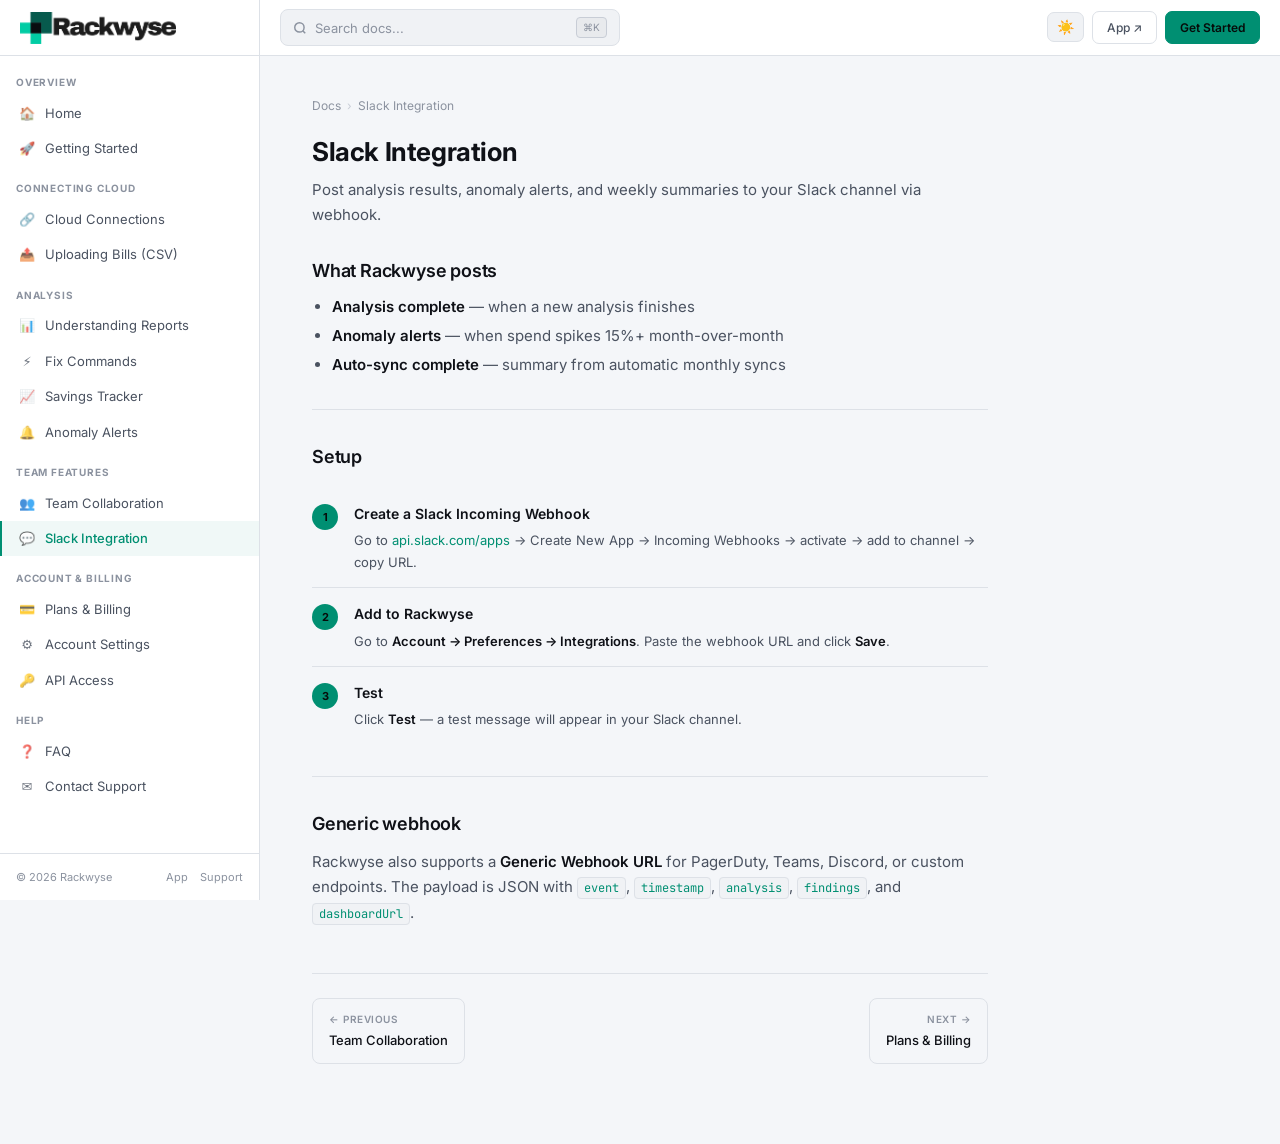
<file: pages/slack.html>
<!DOCTYPE html>
<html lang="en" data-theme="dark">
<head>
  <meta charset="UTF-8"/>
  <meta name="viewport" content="width=device-width,initial-scale=1"/>
  <title>Slack Integration — Rackwyse Docs</title>
  <meta name="description" content="Post Rackwyse alerts to your Slack channel."/>
  <link rel="icon" href="/favicon.ico" type="image/x-icon"/>
  <style>@import url('https://fonts.googleapis.com/css2?family=Inter:wght@400;500;600;700&family=JetBrains+Mono:wght@400;500&display=swap');

*,*::before,*::after{box-sizing:border-box;margin:0;padding:0}

:root{
  --bg:#0a0c0f;--surface:#111318;--surface2:#191c22;--surface3:#1f2229;
  --border:#252a33;--border2:#2e3440;
  --text:#eef0f5;--text2:#9aa3b0;--muted:#586270;
  --accent:#00d4aa;--accent-dim:rgba(0,212,170,.07);--accent-border:rgba(0,212,170,.18);
  --yellow:#f59e0b;--yellow-dim:rgba(245,158,11,.07);--yellow-border:rgba(245,158,11,.18);
  --blue:#3b82f6;--blue-dim:rgba(59,130,246,.07);--blue-border:rgba(59,130,246,.18);
  --font:'Inter',system-ui,sans-serif;--mono:'JetBrains Mono',monospace;
  --sidebar-w:260px;--topbar-h:56px;
}
[data-theme="light"]{
  --bg:#f4f6f9;--surface:#fff;--surface2:#f0f2f5;--surface3:#e8eaed;
  --border:#dde1e7;--border2:#c8cdd6;
  --text:#0f1117;--text2:#4a5260;--muted:#8b929f;
  --accent:#008f72;--accent-dim:rgba(0,143,114,.06);--accent-border:rgba(0,143,114,.2);
}

html{scroll-behavior:smooth}
body{font-family:var(--font);background:var(--bg);color:var(--text);line-height:1.65;font-size:15px}
a{color:var(--accent);text-decoration:none}
a:hover{text-decoration:underline}

/* ── TOP NAV ── */
.topnav{
  position:sticky;top:0;z-index:200;height:var(--topbar-h);
  background:var(--surface);border-bottom:1px solid var(--border);
  display:flex;align-items:center;gap:0;
  grid-column:1/-1;
}
.topnav-logo{
  width:var(--sidebar-w);flex-shrink:0;
  display:flex;align-items:center;padding:0 20px;
  border-right:1px solid var(--border);height:100%;
  text-decoration:none;
}
.topnav-logo img,.topbar-logo-svg{height:28px;display:block}.topbar-logo-svg svg{height:28px;width:auto}
.topnav-logo:hover{text-decoration:none}
.topnav-search{
  flex:1;display:flex;align-items:center;gap:10px;
  padding:0 20px;height:100%;position:relative;
}
.topnav-search-wrap{
  display:flex;align-items:center;gap:8px;
  background:var(--surface2);border:1px solid var(--border);
  border-radius:8px;padding:7px 12px;width:340px;max-width:100%;
  transition:border-color .15s,background .15s;cursor:text;
}
.topnav-search-wrap:focus-within{border-color:var(--accent-border);background:var(--surface)}
.search-icon{color:var(--muted);flex-shrink:0;display:flex;align-items:center}
.search-input{
  flex:1;background:none;border:none;outline:none;
  font-size:13px;color:var(--text);font-family:var(--font);
}
.search-input::placeholder{color:var(--muted)}
.search-kbd{
  font-size:10px;color:var(--muted);background:var(--surface3);
  border:1px solid var(--border2);border-radius:4px;
  padding:1px 6px;font-family:var(--font);white-space:nowrap;flex-shrink:0;
}
.search-dropdown{
  display:none;position:absolute;top:calc(100% - 4px);left:20px;
  width:400px;z-index:300;
  background:var(--surface);border:1px solid var(--border);
  border-radius:8px;overflow:hidden;box-shadow:0 8px 32px rgba(0,0,0,.4);
  max-height:320px;overflow-y:auto;
}
.search-dropdown.open{display:block}
.search-result{
  display:flex;flex-direction:column;gap:2px;
  padding:10px 16px;cursor:pointer;border-bottom:1px solid var(--border);
  text-decoration:none;transition:background .1s;
}
.search-result:last-child{border-bottom:none}
.search-result:hover{background:var(--accent-dim);text-decoration:none}
.search-result-title{font-size:13px;font-weight:500;color:var(--text)}
.search-result-section{font-size:11px;color:var(--muted)}
.search-empty{padding:16px;text-align:center;font-size:13px;color:var(--muted)}
.topnav-right{
  display:flex;align-items:center;gap:8px;padding:0 20px;flex-shrink:0;
}
.topnav-btn{
  font-size:12px;font-weight:500;padding:6px 14px;
  border-radius:7px;border:1px solid var(--border);
  color:var(--text2);font-family:var(--font);cursor:pointer;
  text-decoration:none;transition:all .1s;
}
.topnav-btn:hover{color:var(--text);background:var(--surface2);text-decoration:none}
.topnav-btn-primary{
  background:var(--accent);color:#060c0a;
  border-color:var(--accent);font-weight:600;
}
.topnav-btn-primary:hover{filter:brightness(1.08);color:#060c0a;text-decoration:none}
.theme-toggle{
  background:var(--surface2);border:1px solid var(--border);
  border-radius:7px;padding:6px 9px;cursor:pointer;
  display:flex;align-items:center;font-size:14px;transition:all .1s;
}
.theme-toggle:hover{background:var(--surface3)}

/* ── LAYOUT ── */
.docs-wrap{
  display:grid;
  grid-template-rows:var(--topbar-h) 1fr;
  grid-template-columns:var(--sidebar-w) 1fr;
  min-height:100vh;
}
.topnav{grid-row:1;grid-column:1/-1}

/* ── SIDEBAR ── */
.sidebar{
  grid-row:2;grid-column:1;
  background:var(--surface);border-right:1px solid var(--border);
  height:calc(100vh - var(--topbar-h));
  position:sticky;top:var(--topbar-h);
  overflow-y:auto;display:flex;flex-direction:column;
  scrollbar-width:thin;scrollbar-color:var(--border) transparent;
}
.sidebar::-webkit-scrollbar{width:3px}
.sidebar::-webkit-scrollbar-thumb{background:var(--border2)}
.sidebar-nav{flex:1;padding:8px 0}
.sidebar-section{
  font-size:10px;font-weight:700;color:var(--muted);
  text-transform:uppercase;letter-spacing:.08em;
  padding:14px 16px 5px;
}
.sidebar-section:first-child{padding-top:10px}
.sidebar-link{
  display:flex;align-items:center;gap:9px;
  padding:7px 16px;font-size:13px;color:var(--text2);
  text-decoration:none;border-left:2px solid transparent;
  transition:all .1s;
}
.sidebar-link:hover{color:var(--text);background:rgba(0,212,170,.05);text-decoration:none}
.sidebar-link.active{color:var(--accent);background:var(--accent-dim);border-left-color:var(--accent);font-weight:500}
.sidebar-icon{font-size:13px;flex-shrink:0;width:18px;text-align:center;opacity:.8}
.sidebar-footer{
  padding:14px 16px;border-top:1px solid var(--border);
  display:flex;align-items:center;justify-content:space-between;
  font-size:11px;color:var(--muted);flex-shrink:0;
}
.sidebar-footer a{color:var(--muted);text-decoration:none}
.sidebar-footer a:hover{color:var(--text)}
.sf-links{display:flex;gap:12px}

/* ── MAIN ── */
.main{
  grid-row:2;grid-column:2;
  padding:40px 52px 80px;
  max-width:780px;
}
.breadcrumb{
  display:flex;align-items:center;gap:6px;
  font-size:12px;color:var(--muted);margin-bottom:20px;
}
.breadcrumb a{color:var(--muted)}
.breadcrumb a:hover{color:var(--text)}
.bc-sep{color:var(--border2)}

.page-badge{
  display:inline-flex;align-items:center;gap:6px;
  background:var(--accent-dim);border:1px solid var(--accent-border);
  border-radius:20px;padding:3px 12px;
  font-size:11px;font-weight:600;color:var(--accent);
  margin-bottom:14px;
}
h1{font-size:26px;font-weight:700;letter-spacing:-.4px;margin-bottom:10px;line-height:1.25}
.page-sub{font-size:15px;color:var(--text2);margin-bottom:28px;line-height:1.65}
h2{font-size:18px;font-weight:600;letter-spacing:-.2px;margin:32px 0 10px;padding-top:32px;border-top:1px solid var(--border)}
h2:first-of-type{border-top:none;padding-top:0;margin-top:20px}
h3{font-size:15px;font-weight:600;margin:18px 0 7px}
p{margin-bottom:12px;color:var(--text2);line-height:1.7}
strong{color:var(--text);font-weight:600}
ul,ol{padding-left:20px;margin-bottom:12px;color:var(--text2)}
li{margin-bottom:5px;line-height:1.6}
code{font-family:var(--mono);font-size:12px;background:var(--surface2);border:1px solid var(--border);padding:2px 6px;border-radius:4px;color:var(--accent)}
pre{background:var(--surface2);border:1px solid var(--border);border-radius:8px;padding:16px;overflow-x:auto;margin:14px 0;position:relative}
pre code{background:none;border:none;padding:0;font-size:12px;color:var(--text);line-height:1.6}
table{width:100%;border-collapse:collapse;margin:14px 0;font-size:13px}
th{text-align:left;padding:9px 12px;font-size:11px;font-weight:600;color:var(--muted);text-transform:uppercase;letter-spacing:.05em;border-bottom:1px solid var(--border);background:var(--surface2)}
td{padding:10px 12px;border-bottom:1px solid var(--border);color:var(--text2)}
tr:last-child td{border-bottom:none}
tr:hover td{background:var(--surface2)}

.info-box{display:flex;gap:12px;padding:13px 15px;border-radius:8px;margin:14px 0;font-size:13px;line-height:1.65}
.info-box.tip{background:var(--accent-dim);border:1px solid var(--accent-border)}
.info-box.warn{background:var(--yellow-dim);border:1px solid var(--yellow-border)}
.info-box.info{background:var(--blue-dim);border:1px solid var(--blue-border)}
.info-icon{font-size:15px;flex-shrink:0;margin-top:1px}

.steps{display:flex;flex-direction:column;margin:16px 0}
.step{display:flex;gap:16px;padding:14px 0;border-bottom:1px solid var(--border)}
.step:last-child{border-bottom:none}
.step-num{width:26px;height:26px;border-radius:50%;background:var(--accent);color:#060c0a;font-size:11px;font-weight:700;display:flex;align-items:center;justify-content:center;flex-shrink:0;margin-top:2px}
.step-body h3{margin:0 0 4px;font-size:14px;font-weight:600;color:var(--text)}
.step-body p{margin:0;font-size:13px}

.card-grid{display:grid;grid-template-columns:repeat(auto-fit,minmax(175px,1fr));gap:12px;margin:18px 0}
.card{background:var(--surface);border:1px solid var(--border);border-radius:10px;padding:18px;text-decoration:none;transition:border-color .15s,transform .1s}
.card:hover{border-color:var(--accent-border);transform:translateY(-1px);text-decoration:none}
.card-icon{font-size:22px;margin-bottom:8px}
.card-title{font-size:13px;font-weight:600;color:var(--text);margin-bottom:3px}
.card-sub{font-size:12px;color:var(--muted);line-height:1.4}

.badge{display:inline-flex;padding:2px 7px;border-radius:9px;font-size:10px;font-weight:600;vertical-align:middle}
.badge-team{background:var(--yellow-dim);color:var(--yellow);border:1px solid var(--yellow-border)}

.copy-btn{position:absolute;top:8px;right:8px;background:var(--surface3);border:1px solid var(--border2);border-radius:5px;padding:3px 9px;font-size:10px;font-weight:500;color:var(--text2);cursor:pointer;font-family:var(--font);transition:all .1s}
.copy-btn:hover{background:var(--accent);color:#060c0a;border-color:var(--accent)}

.page-nav{display:flex;justify-content:space-between;margin-top:48px;padding-top:24px;border-top:1px solid var(--border);gap:16px}
.page-nav-btn{display:flex;flex-direction:column;gap:2px;padding:12px 16px;border:1px solid var(--border);border-radius:8px;text-decoration:none;transition:border-color .1s,background .1s;max-width:220px}
.page-nav-btn:hover{border-color:var(--accent-border);background:var(--accent-dim);text-decoration:none}
.page-nav-label{font-size:10px;font-weight:600;color:var(--muted);text-transform:uppercase;letter-spacing:.05em}
.page-nav-title{font-size:13px;font-weight:500;color:var(--text)}
.page-nav-btn.next{text-align:right;margin-left:auto}

/* mobile */
.mobile-bar{display:none;position:sticky;top:0;z-index:200;height:52px;background:var(--surface);border-bottom:1px solid var(--border);padding:0 16px;align-items:center;justify-content:space-between;gap:12px}
.hamburger{background:none;border:none;cursor:pointer;color:var(--text2);padding:4px;display:flex;align-items:center;border-radius:6px}
.hamburger:hover{background:var(--surface2);color:var(--text)}
.mobile-logo img{height:24px;width:auto}
.mobile-right{display:flex;gap:8px;align-items:center}
.sidebar-overlay{display:none;position:fixed;inset:0;z-index:150;background:rgba(0,0,0,.6)}
@media(max-width:900px){
  .docs-wrap{display:block}
  .topnav{display:none}
  .mobile-bar{display:flex}
  .sidebar{position:fixed;top:0;left:0;bottom:0;z-index:160;height:100vh;transform:translateX(-100%);transition:transform .25s;width:var(--sidebar-w)}
  .sidebar.open{transform:translateX(0)}
  .sidebar-overlay.open{display:block}
  .main{padding:28px 20px 60px;max-width:100%}
}
@media(max-width:480px){.card-grid{grid-template-columns:1fr 1fr}h1{font-size:22px}}
</style>
  <script>
(function(){
  var K='rw-theme';
  function getT(){return localStorage.getItem(K)||(matchMedia('(prefers-color-scheme:light)').matches?'light':'dark')}
  function setT(t){
    document.documentElement.setAttribute('data-theme',t);
    localStorage.setItem(K,t);
    var logoEls = document.querySelectorAll('#rw-logo-img');
    var src = t === 'dark' ? '/brand/logo-dark.png' : '/brand/logo-white.png';
    logoEls.forEach(function(el){ el.src = src; });
  }
  setT(getT());
  document.addEventListener('DOMContentLoaded',function(){
    setT(getT());

    // theme toggle
    document.querySelectorAll('.theme-toggle').forEach(function(b){
      b.addEventListener('click',function(){setT(getT()==='dark'?'light':'dark')});
    });

    // active link
    var path=location.pathname.replace(/\/$/,'');
    document.querySelectorAll('.sidebar-link').forEach(function(a){
      var h=a.getAttribute('href').replace(/\/$/,'');
      if(h===path||h===path+'.html'||(path==='/'&&h==='/index.html'))a.classList.add('active');
    });

    // mobile sidebar
    var sidebar=document.getElementById('sidebar');
    var overlay=document.getElementById('sidebar-overlay');
    function open(){sidebar&&sidebar.classList.add('open');overlay&&overlay.classList.add('open')}
    function close(){sidebar&&sidebar.classList.remove('open');overlay&&overlay.classList.remove('open')}
    document.querySelectorAll('.hamburger').forEach(function(b){b.addEventListener('click',open)});
    if(overlay)overlay.addEventListener('click',close);

    // search
    var PAGES=[
      {t:'Home',s:'Overview',u:'/index.html',k:'rackwyse cloud cost overview'},
      {t:'Getting Started',s:'Overview',u:'/pages/getting-started.html',k:'account signup login verify email first analysis'},
      {t:'Cloud Connections',s:'Connecting Cloud',u:'/pages/connections.html',k:'aws iam role gcp oauth azure bigquery connect'},
      {t:'Uploading Bills',s:'Connecting Cloud',u:'/pages/uploading-bills.html',k:'upload csv billing export aws gcp azure'},
      {t:'Understanding Reports',s:'Analysis',u:'/pages/understanding-reports.html',k:'findings report savings severity pdf share'},
      {t:'Fix Commands',s:'Analysis',u:'/pages/fix-commands.html',k:'cli command fix console steps assign finding status'},
      {t:'Savings Tracker',s:'Analysis',u:'/pages/savings-tracker.html',k:'savings tracker confirmed fixed mark resolve'},
      {t:'Anomaly Alerts',s:'Analysis',u:'/pages/anomaly-alerts.html',k:'anomaly alert spike spend email daily monthly'},
      {t:'Team Collaboration',s:'Team Features',u:'/pages/team.html',k:'team invite member role cost overview weekly digest'},
      {t:'Slack Integration',s:'Team Features',u:'/pages/slack.html',k:'slack webhook integration notification alert'},
      {t:'Plans & Billing',s:'Account & Billing',u:'/pages/billing.html',k:'plans pricing upgrade billing payment'},
      {t:'Account Settings',s:'Account & Billing',u:'/pages/account.html',k:'account settings profile password 2fa notifications'},
      {t:'API Access',s:'Account & Billing',u:'/pages/api.html',k:'api key rest endpoint programmatic'},
      {t:'FAQ',s:'Help',u:'/pages/faq.html',k:'faq questions answers security refund cancel'},
    ];
    var inp=document.getElementById('search-input');
    var drop=document.getElementById('search-dropdown');
    if(inp&&drop){
      function search(q){
        q=q.toLowerCase().trim();drop.innerHTML='';
        if(!q){drop.classList.remove('open');return}
        var res=PAGES.filter(function(p){return p.t.toLowerCase().includes(q)||p.k.includes(q)||p.s.toLowerCase().includes(q)}).slice(0,6);
        if(!res.length){drop.innerHTML='<div class="search-empty">No results for \''+q+'\'</div>'}
        else res.forEach(function(p){
          var a=document.createElement('a');a.className='search-result';a.href=p.u;
          a.innerHTML='<span class="search-result-title">'+p.t+'</span><span class="search-result-section">'+p.s+'</span>';
          drop.appendChild(a);
        });
        drop.classList.add('open');
      }
      inp.addEventListener('input',function(){search(this.value)});
      document.addEventListener('click',function(e){if(!e.target.closest('.topnav-search'))drop.classList.remove('open')});
      document.addEventListener('keydown',function(e){
        if((e.metaKey||e.ctrlKey)&&e.key==='k'){e.preventDefault();inp.focus();inp.select()}
        if(e.key==='Escape'){drop.classList.remove('open');inp.blur()}
      });
    }

    // copy buttons
    document.querySelectorAll('pre').forEach(function(pre){
      var btn=document.createElement('button');btn.className='copy-btn';btn.textContent='Copy';
      btn.addEventListener('click',function(){
        var txt=pre.querySelector('code')?pre.querySelector('code').textContent:pre.textContent;
        navigator.clipboard.writeText(txt).then(function(){btn.textContent='Copied!';setTimeout(function(){btn.textContent='Copy'},1500)});
      });
      pre.appendChild(btn);
    });
  });
})();
</script>
</head>
<body>
<div class="mobile-bar">
  <button class="hamburger" aria-label="Menu"><svg width="20" height="20" viewBox="0 0 24 24" fill="none" stroke="currentColor" stroke-width="2"><line x1="3" y1="6" x2="21" y2="6"/><line x1="3" y1="12" x2="21" y2="12"/><line x1="3" y1="18" x2="21" y2="18"/></svg></button>
  <a href="/index.html" class="mobile-logo"><span id="mobile-logo-img" style="display:flex;align-items:center"><svg width="140" height="32" viewBox="0 0 140 32" fill="none" xmlns="http://www.w3.org/2000/svg"><rect width="28" height="28" rx="7" y="2" fill="#00d4aa"/><path d="M7 22L11 10L16 16L20 12L22 22H7Z" fill="#060c0a"/><text x="36" y="22" font-family="Inter,system-ui,sans-serif" font-size="16" font-weight="700" fill="#eef0f5" letter-spacing="-0.3">Rackwyse</text></svg></span></a>
  <div class="mobile-right"><button class="theme-toggle" aria-label="Toggle theme"><span>☀️</span></button></div>
</div>
<div class="sidebar-overlay" id="sidebar-overlay"></div>
<div class="docs-wrap">
  <header class="topnav">
  <a href="/index.html" class="topnav-logo">
    <img src="/brand/logo-dark.png" alt="Rackwyse" id="rw-logo-img" style="height:32px;width:auto;display:block"/>
  </a>
  <div class="topnav-search">
    <div class="topnav-search-wrap">
      <span class="search-icon"><svg width="14" height="14" viewBox="0 0 24 24" fill="none" stroke="currentColor" stroke-width="2.5"><circle cx="11" cy="11" r="8"/><path d="m21 21-4.35-4.35"/></svg></span>
      <input type="text" id="search-input" class="search-input" placeholder="Search docs..." autocomplete="off"/>
      <kbd class="search-kbd">⌘K</kbd>
    </div>
    <div class="search-dropdown" id="search-dropdown"></div>
  </div>
  <div class="topnav-right">
    <button class="theme-toggle" aria-label="Toggle theme" id="theme-toggle-btn">
      <span id="theme-icon">☀️</span>
    </button>
    <a href="https://app.rackwyse.com" class="topnav-btn" target="_blank">App ↗</a>
    <a href="https://app.rackwyse.com/register" class="topnav-btn topnav-btn-primary">Get Started</a>
  </div>
</header>
  <aside class="sidebar" id="sidebar">
  <nav class="sidebar-nav"><div class="sidebar-section">Overview</div>
<a href="/index.html" class="sidebar-link"><span class="sidebar-icon">🏠</span>Home</a>
<a href="/pages/getting-started.html" class="sidebar-link"><span class="sidebar-icon">🚀</span>Getting Started</a>
<div class="sidebar-section">Connecting Cloud</div>
<a href="/pages/connections.html" class="sidebar-link"><span class="sidebar-icon">🔗</span>Cloud Connections</a>
<a href="/pages/uploading-bills.html" class="sidebar-link"><span class="sidebar-icon">📤</span>Uploading Bills (CSV)</a>
<div class="sidebar-section">Analysis</div>
<a href="/pages/understanding-reports.html" class="sidebar-link"><span class="sidebar-icon">📊</span>Understanding Reports</a>
<a href="/pages/fix-commands.html" class="sidebar-link"><span class="sidebar-icon">⚡</span>Fix Commands</a>
<a href="/pages/savings-tracker.html" class="sidebar-link"><span class="sidebar-icon">📈</span>Savings Tracker</a>
<a href="/pages/anomaly-alerts.html" class="sidebar-link"><span class="sidebar-icon">🔔</span>Anomaly Alerts</a>
<div class="sidebar-section">Team Features</div>
<a href="/pages/team.html" class="sidebar-link"><span class="sidebar-icon">👥</span>Team Collaboration</a>
<a href="/pages/slack.html" class="sidebar-link"><span class="sidebar-icon">💬</span>Slack Integration</a>
<div class="sidebar-section">Account & Billing</div>
<a href="/pages/billing.html" class="sidebar-link"><span class="sidebar-icon">💳</span>Plans & Billing</a>
<a href="/pages/account.html" class="sidebar-link"><span class="sidebar-icon">⚙️</span>Account Settings</a>
<a href="/pages/api.html" class="sidebar-link"><span class="sidebar-icon">🔑</span>API Access</a>
<div class="sidebar-section">Help</div>
<a href="/pages/faq.html" class="sidebar-link"><span class="sidebar-icon">❓</span>FAQ</a>
<a href="mailto:support@rackwyse.com" class="sidebar-link"><span class="sidebar-icon">✉️</span>Contact Support</a>
</nav>
  <div class="sidebar-footer">
    <span>© 2026 Rackwyse</span>
    <div class="sf-links"><a href="https://app.rackwyse.com">App</a><a href="mailto:support@rackwyse.com">Support</a></div>
  </div>
</aside>
  <main class="main">

<div class="breadcrumb"><a href="/index.html">Docs</a><span class="bc-sep">›</span>Slack Integration</div>
<h1>Slack Integration</h1>
<p class="page-sub">Post analysis results, anomaly alerts, and weekly summaries to your Slack channel via webhook.</p>
<h2>What Rackwyse posts</h2>
<ul>
  <li><strong>Analysis complete</strong> — when a new analysis finishes</li>
  <li><strong>Anomaly alerts</strong> — when spend spikes 15%+ month-over-month</li>
  <li><strong>Auto-sync complete</strong> — summary from automatic monthly syncs</li>
</ul>
<h2>Setup</h2>
<div class="steps">
  <div class="step"><div class="step-num">1</div><div class="step-body"><h3>Create a Slack Incoming Webhook</h3><p>Go to <a href="https://api.slack.com/apps">api.slack.com/apps</a> → Create New App → Incoming Webhooks → activate → add to channel → copy URL.</p></div></div>
  <div class="step"><div class="step-num">2</div><div class="step-body"><h3>Add to Rackwyse</h3><p>Go to <strong>Account → Preferences → Integrations</strong>. Paste the webhook URL and click <strong>Save</strong>.</p></div></div>
  <div class="step"><div class="step-num">3</div><div class="step-body"><h3>Test</h3><p>Click <strong>Test</strong> — a test message will appear in your Slack channel.</p></div></div>
</div>
<h2>Generic webhook</h2>
<p>Rackwyse also supports a <strong>Generic Webhook URL</strong> for PagerDuty, Teams, Discord, or custom endpoints. The payload is JSON with <code>event</code>, <code>timestamp</code>, <code>analysis</code>, <code>findings</code>, and <code>dashboardUrl</code>.</p>
<div class="page-nav"><a href="/pages/team.html" class="page-nav-btn"><span class="page-nav-label">← Previous</span><span class="page-nav-title">Team Collaboration</span></a><a href="/pages/billing.html" class="page-nav-btn next"><span class="page-nav-label">Next →</span><span class="page-nav-title">Plans & Billing</span></a></div>
  </main>
</div>
</body>
</html>
</file>
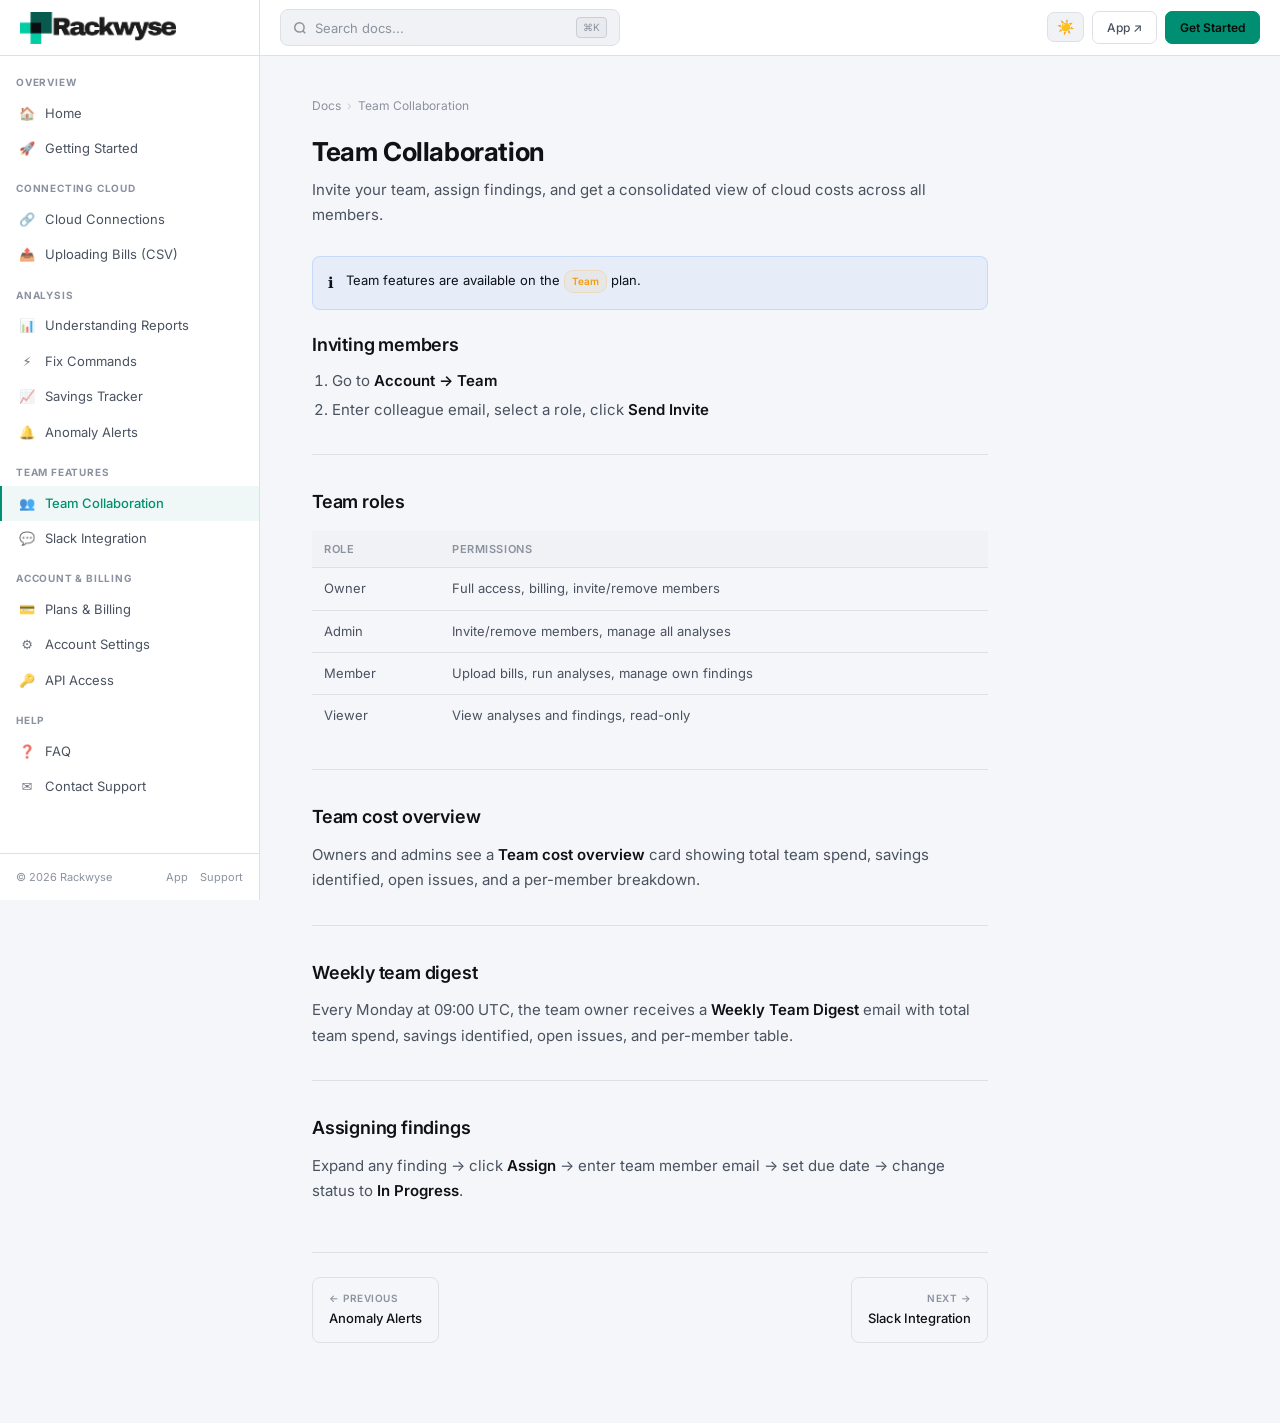
<file: pages/team.html>
<!DOCTYPE html>
<html lang="en" data-theme="dark">
<head>
  <meta charset="UTF-8"/>
  <meta name="viewport" content="width=device-width,initial-scale=1"/>
  <title>Team Collaboration — Rackwyse Docs</title>
  <meta name="description" content="Invite colleagues and track team cloud costs."/>
  <link rel="icon" href="/favicon.ico" type="image/x-icon"/>
  <style>@import url('https://fonts.googleapis.com/css2?family=Inter:wght@400;500;600;700&family=JetBrains+Mono:wght@400;500&display=swap');

*,*::before,*::after{box-sizing:border-box;margin:0;padding:0}

:root{
  --bg:#0a0c0f;--surface:#111318;--surface2:#191c22;--surface3:#1f2229;
  --border:#252a33;--border2:#2e3440;
  --text:#eef0f5;--text2:#9aa3b0;--muted:#586270;
  --accent:#00d4aa;--accent-dim:rgba(0,212,170,.07);--accent-border:rgba(0,212,170,.18);
  --yellow:#f59e0b;--yellow-dim:rgba(245,158,11,.07);--yellow-border:rgba(245,158,11,.18);
  --blue:#3b82f6;--blue-dim:rgba(59,130,246,.07);--blue-border:rgba(59,130,246,.18);
  --font:'Inter',system-ui,sans-serif;--mono:'JetBrains Mono',monospace;
  --sidebar-w:260px;--topbar-h:56px;
}
[data-theme="light"]{
  --bg:#f4f6f9;--surface:#fff;--surface2:#f0f2f5;--surface3:#e8eaed;
  --border:#dde1e7;--border2:#c8cdd6;
  --text:#0f1117;--text2:#4a5260;--muted:#8b929f;
  --accent:#008f72;--accent-dim:rgba(0,143,114,.06);--accent-border:rgba(0,143,114,.2);
}

html{scroll-behavior:smooth}
body{font-family:var(--font);background:var(--bg);color:var(--text);line-height:1.65;font-size:15px}
a{color:var(--accent);text-decoration:none}
a:hover{text-decoration:underline}

/* ── TOP NAV ── */
.topnav{
  position:sticky;top:0;z-index:200;height:var(--topbar-h);
  background:var(--surface);border-bottom:1px solid var(--border);
  display:flex;align-items:center;gap:0;
  grid-column:1/-1;
}
.topnav-logo{
  width:var(--sidebar-w);flex-shrink:0;
  display:flex;align-items:center;padding:0 20px;
  border-right:1px solid var(--border);height:100%;
  text-decoration:none;
}
.topnav-logo img,.topbar-logo-svg{height:28px;display:block}.topbar-logo-svg svg{height:28px;width:auto}
.topnav-logo:hover{text-decoration:none}
.topnav-search{
  flex:1;display:flex;align-items:center;gap:10px;
  padding:0 20px;height:100%;position:relative;
}
.topnav-search-wrap{
  display:flex;align-items:center;gap:8px;
  background:var(--surface2);border:1px solid var(--border);
  border-radius:8px;padding:7px 12px;width:340px;max-width:100%;
  transition:border-color .15s,background .15s;cursor:text;
}
.topnav-search-wrap:focus-within{border-color:var(--accent-border);background:var(--surface)}
.search-icon{color:var(--muted);flex-shrink:0;display:flex;align-items:center}
.search-input{
  flex:1;background:none;border:none;outline:none;
  font-size:13px;color:var(--text);font-family:var(--font);
}
.search-input::placeholder{color:var(--muted)}
.search-kbd{
  font-size:10px;color:var(--muted);background:var(--surface3);
  border:1px solid var(--border2);border-radius:4px;
  padding:1px 6px;font-family:var(--font);white-space:nowrap;flex-shrink:0;
}
.search-dropdown{
  display:none;position:absolute;top:calc(100% - 4px);left:20px;
  width:400px;z-index:300;
  background:var(--surface);border:1px solid var(--border);
  border-radius:8px;overflow:hidden;box-shadow:0 8px 32px rgba(0,0,0,.4);
  max-height:320px;overflow-y:auto;
}
.search-dropdown.open{display:block}
.search-result{
  display:flex;flex-direction:column;gap:2px;
  padding:10px 16px;cursor:pointer;border-bottom:1px solid var(--border);
  text-decoration:none;transition:background .1s;
}
.search-result:last-child{border-bottom:none}
.search-result:hover{background:var(--accent-dim);text-decoration:none}
.search-result-title{font-size:13px;font-weight:500;color:var(--text)}
.search-result-section{font-size:11px;color:var(--muted)}
.search-empty{padding:16px;text-align:center;font-size:13px;color:var(--muted)}
.topnav-right{
  display:flex;align-items:center;gap:8px;padding:0 20px;flex-shrink:0;
}
.topnav-btn{
  font-size:12px;font-weight:500;padding:6px 14px;
  border-radius:7px;border:1px solid var(--border);
  color:var(--text2);font-family:var(--font);cursor:pointer;
  text-decoration:none;transition:all .1s;
}
.topnav-btn:hover{color:var(--text);background:var(--surface2);text-decoration:none}
.topnav-btn-primary{
  background:var(--accent);color:#060c0a;
  border-color:var(--accent);font-weight:600;
}
.topnav-btn-primary:hover{filter:brightness(1.08);color:#060c0a;text-decoration:none}
.theme-toggle{
  background:var(--surface2);border:1px solid var(--border);
  border-radius:7px;padding:6px 9px;cursor:pointer;
  display:flex;align-items:center;font-size:14px;transition:all .1s;
}
.theme-toggle:hover{background:var(--surface3)}

/* ── LAYOUT ── */
.docs-wrap{
  display:grid;
  grid-template-rows:var(--topbar-h) 1fr;
  grid-template-columns:var(--sidebar-w) 1fr;
  min-height:100vh;
}
.topnav{grid-row:1;grid-column:1/-1}

/* ── SIDEBAR ── */
.sidebar{
  grid-row:2;grid-column:1;
  background:var(--surface);border-right:1px solid var(--border);
  height:calc(100vh - var(--topbar-h));
  position:sticky;top:var(--topbar-h);
  overflow-y:auto;display:flex;flex-direction:column;
  scrollbar-width:thin;scrollbar-color:var(--border) transparent;
}
.sidebar::-webkit-scrollbar{width:3px}
.sidebar::-webkit-scrollbar-thumb{background:var(--border2)}
.sidebar-nav{flex:1;padding:8px 0}
.sidebar-section{
  font-size:10px;font-weight:700;color:var(--muted);
  text-transform:uppercase;letter-spacing:.08em;
  padding:14px 16px 5px;
}
.sidebar-section:first-child{padding-top:10px}
.sidebar-link{
  display:flex;align-items:center;gap:9px;
  padding:7px 16px;font-size:13px;color:var(--text2);
  text-decoration:none;border-left:2px solid transparent;
  transition:all .1s;
}
.sidebar-link:hover{color:var(--text);background:rgba(0,212,170,.05);text-decoration:none}
.sidebar-link.active{color:var(--accent);background:var(--accent-dim);border-left-color:var(--accent);font-weight:500}
.sidebar-icon{font-size:13px;flex-shrink:0;width:18px;text-align:center;opacity:.8}
.sidebar-footer{
  padding:14px 16px;border-top:1px solid var(--border);
  display:flex;align-items:center;justify-content:space-between;
  font-size:11px;color:var(--muted);flex-shrink:0;
}
.sidebar-footer a{color:var(--muted);text-decoration:none}
.sidebar-footer a:hover{color:var(--text)}
.sf-links{display:flex;gap:12px}

/* ── MAIN ── */
.main{
  grid-row:2;grid-column:2;
  padding:40px 52px 80px;
  max-width:780px;
}
.breadcrumb{
  display:flex;align-items:center;gap:6px;
  font-size:12px;color:var(--muted);margin-bottom:20px;
}
.breadcrumb a{color:var(--muted)}
.breadcrumb a:hover{color:var(--text)}
.bc-sep{color:var(--border2)}

.page-badge{
  display:inline-flex;align-items:center;gap:6px;
  background:var(--accent-dim);border:1px solid var(--accent-border);
  border-radius:20px;padding:3px 12px;
  font-size:11px;font-weight:600;color:var(--accent);
  margin-bottom:14px;
}
h1{font-size:26px;font-weight:700;letter-spacing:-.4px;margin-bottom:10px;line-height:1.25}
.page-sub{font-size:15px;color:var(--text2);margin-bottom:28px;line-height:1.65}
h2{font-size:18px;font-weight:600;letter-spacing:-.2px;margin:32px 0 10px;padding-top:32px;border-top:1px solid var(--border)}
h2:first-of-type{border-top:none;padding-top:0;margin-top:20px}
h3{font-size:15px;font-weight:600;margin:18px 0 7px}
p{margin-bottom:12px;color:var(--text2);line-height:1.7}
strong{color:var(--text);font-weight:600}
ul,ol{padding-left:20px;margin-bottom:12px;color:var(--text2)}
li{margin-bottom:5px;line-height:1.6}
code{font-family:var(--mono);font-size:12px;background:var(--surface2);border:1px solid var(--border);padding:2px 6px;border-radius:4px;color:var(--accent)}
pre{background:var(--surface2);border:1px solid var(--border);border-radius:8px;padding:16px;overflow-x:auto;margin:14px 0;position:relative}
pre code{background:none;border:none;padding:0;font-size:12px;color:var(--text);line-height:1.6}
table{width:100%;border-collapse:collapse;margin:14px 0;font-size:13px}
th{text-align:left;padding:9px 12px;font-size:11px;font-weight:600;color:var(--muted);text-transform:uppercase;letter-spacing:.05em;border-bottom:1px solid var(--border);background:var(--surface2)}
td{padding:10px 12px;border-bottom:1px solid var(--border);color:var(--text2)}
tr:last-child td{border-bottom:none}
tr:hover td{background:var(--surface2)}

.info-box{display:flex;gap:12px;padding:13px 15px;border-radius:8px;margin:14px 0;font-size:13px;line-height:1.65}
.info-box.tip{background:var(--accent-dim);border:1px solid var(--accent-border)}
.info-box.warn{background:var(--yellow-dim);border:1px solid var(--yellow-border)}
.info-box.info{background:var(--blue-dim);border:1px solid var(--blue-border)}
.info-icon{font-size:15px;flex-shrink:0;margin-top:1px}

.steps{display:flex;flex-direction:column;margin:16px 0}
.step{display:flex;gap:16px;padding:14px 0;border-bottom:1px solid var(--border)}
.step:last-child{border-bottom:none}
.step-num{width:26px;height:26px;border-radius:50%;background:var(--accent);color:#060c0a;font-size:11px;font-weight:700;display:flex;align-items:center;justify-content:center;flex-shrink:0;margin-top:2px}
.step-body h3{margin:0 0 4px;font-size:14px;font-weight:600;color:var(--text)}
.step-body p{margin:0;font-size:13px}

.card-grid{display:grid;grid-template-columns:repeat(auto-fit,minmax(175px,1fr));gap:12px;margin:18px 0}
.card{background:var(--surface);border:1px solid var(--border);border-radius:10px;padding:18px;text-decoration:none;transition:border-color .15s,transform .1s}
.card:hover{border-color:var(--accent-border);transform:translateY(-1px);text-decoration:none}
.card-icon{font-size:22px;margin-bottom:8px}
.card-title{font-size:13px;font-weight:600;color:var(--text);margin-bottom:3px}
.card-sub{font-size:12px;color:var(--muted);line-height:1.4}

.badge{display:inline-flex;padding:2px 7px;border-radius:9px;font-size:10px;font-weight:600;vertical-align:middle}
.badge-team{background:var(--yellow-dim);color:var(--yellow);border:1px solid var(--yellow-border)}

.copy-btn{position:absolute;top:8px;right:8px;background:var(--surface3);border:1px solid var(--border2);border-radius:5px;padding:3px 9px;font-size:10px;font-weight:500;color:var(--text2);cursor:pointer;font-family:var(--font);transition:all .1s}
.copy-btn:hover{background:var(--accent);color:#060c0a;border-color:var(--accent)}

.page-nav{display:flex;justify-content:space-between;margin-top:48px;padding-top:24px;border-top:1px solid var(--border);gap:16px}
.page-nav-btn{display:flex;flex-direction:column;gap:2px;padding:12px 16px;border:1px solid var(--border);border-radius:8px;text-decoration:none;transition:border-color .1s,background .1s;max-width:220px}
.page-nav-btn:hover{border-color:var(--accent-border);background:var(--accent-dim);text-decoration:none}
.page-nav-label{font-size:10px;font-weight:600;color:var(--muted);text-transform:uppercase;letter-spacing:.05em}
.page-nav-title{font-size:13px;font-weight:500;color:var(--text)}
.page-nav-btn.next{text-align:right;margin-left:auto}

/* mobile */
.mobile-bar{display:none;position:sticky;top:0;z-index:200;height:52px;background:var(--surface);border-bottom:1px solid var(--border);padding:0 16px;align-items:center;justify-content:space-between;gap:12px}
.hamburger{background:none;border:none;cursor:pointer;color:var(--text2);padding:4px;display:flex;align-items:center;border-radius:6px}
.hamburger:hover{background:var(--surface2);color:var(--text)}
.mobile-logo img{height:24px;width:auto}
.mobile-right{display:flex;gap:8px;align-items:center}
.sidebar-overlay{display:none;position:fixed;inset:0;z-index:150;background:rgba(0,0,0,.6)}
@media(max-width:900px){
  .docs-wrap{display:block}
  .topnav{display:none}
  .mobile-bar{display:flex}
  .sidebar{position:fixed;top:0;left:0;bottom:0;z-index:160;height:100vh;transform:translateX(-100%);transition:transform .25s;width:var(--sidebar-w)}
  .sidebar.open{transform:translateX(0)}
  .sidebar-overlay.open{display:block}
  .main{padding:28px 20px 60px;max-width:100%}
}
@media(max-width:480px){.card-grid{grid-template-columns:1fr 1fr}h1{font-size:22px}}
</style>
  <script>
(function(){
  var K='rw-theme';
  function getT(){return localStorage.getItem(K)||(matchMedia('(prefers-color-scheme:light)').matches?'light':'dark')}
  function setT(t){
    document.documentElement.setAttribute('data-theme',t);
    localStorage.setItem(K,t);
    var logoEls = document.querySelectorAll('#rw-logo-img');
    var src = t === 'dark' ? '/brand/logo-dark.png' : '/brand/logo-white.png';
    logoEls.forEach(function(el){ el.src = src; });
  }
  setT(getT());
  document.addEventListener('DOMContentLoaded',function(){
    setT(getT());

    // theme toggle
    document.querySelectorAll('.theme-toggle').forEach(function(b){
      b.addEventListener('click',function(){setT(getT()==='dark'?'light':'dark')});
    });

    // active link
    var path=location.pathname.replace(/\/$/,'');
    document.querySelectorAll('.sidebar-link').forEach(function(a){
      var h=a.getAttribute('href').replace(/\/$/,'');
      if(h===path||h===path+'.html'||(path==='/'&&h==='/index.html'))a.classList.add('active');
    });

    // mobile sidebar
    var sidebar=document.getElementById('sidebar');
    var overlay=document.getElementById('sidebar-overlay');
    function open(){sidebar&&sidebar.classList.add('open');overlay&&overlay.classList.add('open')}
    function close(){sidebar&&sidebar.classList.remove('open');overlay&&overlay.classList.remove('open')}
    document.querySelectorAll('.hamburger').forEach(function(b){b.addEventListener('click',open)});
    if(overlay)overlay.addEventListener('click',close);

    // search
    var PAGES=[
      {t:'Home',s:'Overview',u:'/index.html',k:'rackwyse cloud cost overview'},
      {t:'Getting Started',s:'Overview',u:'/pages/getting-started.html',k:'account signup login verify email first analysis'},
      {t:'Cloud Connections',s:'Connecting Cloud',u:'/pages/connections.html',k:'aws iam role gcp oauth azure bigquery connect'},
      {t:'Uploading Bills',s:'Connecting Cloud',u:'/pages/uploading-bills.html',k:'upload csv billing export aws gcp azure'},
      {t:'Understanding Reports',s:'Analysis',u:'/pages/understanding-reports.html',k:'findings report savings severity pdf share'},
      {t:'Fix Commands',s:'Analysis',u:'/pages/fix-commands.html',k:'cli command fix console steps assign finding status'},
      {t:'Savings Tracker',s:'Analysis',u:'/pages/savings-tracker.html',k:'savings tracker confirmed fixed mark resolve'},
      {t:'Anomaly Alerts',s:'Analysis',u:'/pages/anomaly-alerts.html',k:'anomaly alert spike spend email daily monthly'},
      {t:'Team Collaboration',s:'Team Features',u:'/pages/team.html',k:'team invite member role cost overview weekly digest'},
      {t:'Slack Integration',s:'Team Features',u:'/pages/slack.html',k:'slack webhook integration notification alert'},
      {t:'Plans & Billing',s:'Account & Billing',u:'/pages/billing.html',k:'plans pricing upgrade billing payment'},
      {t:'Account Settings',s:'Account & Billing',u:'/pages/account.html',k:'account settings profile password 2fa notifications'},
      {t:'API Access',s:'Account & Billing',u:'/pages/api.html',k:'api key rest endpoint programmatic'},
      {t:'FAQ',s:'Help',u:'/pages/faq.html',k:'faq questions answers security refund cancel'},
    ];
    var inp=document.getElementById('search-input');
    var drop=document.getElementById('search-dropdown');
    if(inp&&drop){
      function search(q){
        q=q.toLowerCase().trim();drop.innerHTML='';
        if(!q){drop.classList.remove('open');return}
        var res=PAGES.filter(function(p){return p.t.toLowerCase().includes(q)||p.k.includes(q)||p.s.toLowerCase().includes(q)}).slice(0,6);
        if(!res.length){drop.innerHTML='<div class="search-empty">No results for \''+q+'\'</div>'}
        else res.forEach(function(p){
          var a=document.createElement('a');a.className='search-result';a.href=p.u;
          a.innerHTML='<span class="search-result-title">'+p.t+'</span><span class="search-result-section">'+p.s+'</span>';
          drop.appendChild(a);
        });
        drop.classList.add('open');
      }
      inp.addEventListener('input',function(){search(this.value)});
      document.addEventListener('click',function(e){if(!e.target.closest('.topnav-search'))drop.classList.remove('open')});
      document.addEventListener('keydown',function(e){
        if((e.metaKey||e.ctrlKey)&&e.key==='k'){e.preventDefault();inp.focus();inp.select()}
        if(e.key==='Escape'){drop.classList.remove('open');inp.blur()}
      });
    }

    // copy buttons
    document.querySelectorAll('pre').forEach(function(pre){
      var btn=document.createElement('button');btn.className='copy-btn';btn.textContent='Copy';
      btn.addEventListener('click',function(){
        var txt=pre.querySelector('code')?pre.querySelector('code').textContent:pre.textContent;
        navigator.clipboard.writeText(txt).then(function(){btn.textContent='Copied!';setTimeout(function(){btn.textContent='Copy'},1500)});
      });
      pre.appendChild(btn);
    });
  });
})();
</script>
</head>
<body>
<div class="mobile-bar">
  <button class="hamburger" aria-label="Menu"><svg width="20" height="20" viewBox="0 0 24 24" fill="none" stroke="currentColor" stroke-width="2"><line x1="3" y1="6" x2="21" y2="6"/><line x1="3" y1="12" x2="21" y2="12"/><line x1="3" y1="18" x2="21" y2="18"/></svg></button>
  <a href="/index.html" class="mobile-logo"><span id="mobile-logo-img" style="display:flex;align-items:center"><svg width="140" height="32" viewBox="0 0 140 32" fill="none" xmlns="http://www.w3.org/2000/svg"><rect width="28" height="28" rx="7" y="2" fill="#00d4aa"/><path d="M7 22L11 10L16 16L20 12L22 22H7Z" fill="#060c0a"/><text x="36" y="22" font-family="Inter,system-ui,sans-serif" font-size="16" font-weight="700" fill="#eef0f5" letter-spacing="-0.3">Rackwyse</text></svg></span></a>
  <div class="mobile-right"><button class="theme-toggle" aria-label="Toggle theme"><span>☀️</span></button></div>
</div>
<div class="sidebar-overlay" id="sidebar-overlay"></div>
<div class="docs-wrap">
  <header class="topnav">
  <a href="/index.html" class="topnav-logo">
    <img src="/brand/logo-dark.png" alt="Rackwyse" id="rw-logo-img" style="height:32px;width:auto;display:block"/>
  </a>
  <div class="topnav-search">
    <div class="topnav-search-wrap">
      <span class="search-icon"><svg width="14" height="14" viewBox="0 0 24 24" fill="none" stroke="currentColor" stroke-width="2.5"><circle cx="11" cy="11" r="8"/><path d="m21 21-4.35-4.35"/></svg></span>
      <input type="text" id="search-input" class="search-input" placeholder="Search docs..." autocomplete="off"/>
      <kbd class="search-kbd">⌘K</kbd>
    </div>
    <div class="search-dropdown" id="search-dropdown"></div>
  </div>
  <div class="topnav-right">
    <button class="theme-toggle" aria-label="Toggle theme" id="theme-toggle-btn">
      <span id="theme-icon">☀️</span>
    </button>
    <a href="https://app.rackwyse.com" class="topnav-btn" target="_blank">App ↗</a>
    <a href="https://app.rackwyse.com/register" class="topnav-btn topnav-btn-primary">Get Started</a>
  </div>
</header>
  <aside class="sidebar" id="sidebar">
  <nav class="sidebar-nav"><div class="sidebar-section">Overview</div>
<a href="/index.html" class="sidebar-link"><span class="sidebar-icon">🏠</span>Home</a>
<a href="/pages/getting-started.html" class="sidebar-link"><span class="sidebar-icon">🚀</span>Getting Started</a>
<div class="sidebar-section">Connecting Cloud</div>
<a href="/pages/connections.html" class="sidebar-link"><span class="sidebar-icon">🔗</span>Cloud Connections</a>
<a href="/pages/uploading-bills.html" class="sidebar-link"><span class="sidebar-icon">📤</span>Uploading Bills (CSV)</a>
<div class="sidebar-section">Analysis</div>
<a href="/pages/understanding-reports.html" class="sidebar-link"><span class="sidebar-icon">📊</span>Understanding Reports</a>
<a href="/pages/fix-commands.html" class="sidebar-link"><span class="sidebar-icon">⚡</span>Fix Commands</a>
<a href="/pages/savings-tracker.html" class="sidebar-link"><span class="sidebar-icon">📈</span>Savings Tracker</a>
<a href="/pages/anomaly-alerts.html" class="sidebar-link"><span class="sidebar-icon">🔔</span>Anomaly Alerts</a>
<div class="sidebar-section">Team Features</div>
<a href="/pages/team.html" class="sidebar-link"><span class="sidebar-icon">👥</span>Team Collaboration</a>
<a href="/pages/slack.html" class="sidebar-link"><span class="sidebar-icon">💬</span>Slack Integration</a>
<div class="sidebar-section">Account & Billing</div>
<a href="/pages/billing.html" class="sidebar-link"><span class="sidebar-icon">💳</span>Plans & Billing</a>
<a href="/pages/account.html" class="sidebar-link"><span class="sidebar-icon">⚙️</span>Account Settings</a>
<a href="/pages/api.html" class="sidebar-link"><span class="sidebar-icon">🔑</span>API Access</a>
<div class="sidebar-section">Help</div>
<a href="/pages/faq.html" class="sidebar-link"><span class="sidebar-icon">❓</span>FAQ</a>
<a href="mailto:support@rackwyse.com" class="sidebar-link"><span class="sidebar-icon">✉️</span>Contact Support</a>
</nav>
  <div class="sidebar-footer">
    <span>© 2026 Rackwyse</span>
    <div class="sf-links"><a href="https://app.rackwyse.com">App</a><a href="mailto:support@rackwyse.com">Support</a></div>
  </div>
</aside>
  <main class="main">

<div class="breadcrumb"><a href="/index.html">Docs</a><span class="bc-sep">›</span>Team Collaboration</div>
<h1>Team Collaboration</h1>
<p class="page-sub">Invite your team, assign findings, and get a consolidated view of cloud costs across all members.</p>
<div class="info-box info"><div class="info-icon">ℹ️</div><div>Team features are available on the <span class="badge badge-team">Team</span> plan.</div></div>
<h2>Inviting members</h2>
<ol>
  <li>Go to <strong>Account → Team</strong></li>
  <li>Enter colleague email, select a role, click <strong>Send Invite</strong></li>
</ol>
<h2>Team roles</h2>
<table>
  <tr><th>Role</th><th>Permissions</th></tr>
  <tr><td>Owner</td><td>Full access, billing, invite/remove members</td></tr>
  <tr><td>Admin</td><td>Invite/remove members, manage all analyses</td></tr>
  <tr><td>Member</td><td>Upload bills, run analyses, manage own findings</td></tr>
  <tr><td>Viewer</td><td>View analyses and findings, read-only</td></tr>
</table>
<h2>Team cost overview</h2>
<p>Owners and admins see a <strong>Team cost overview</strong> card showing total team spend, savings identified, open issues, and a per-member breakdown.</p>
<h2>Weekly team digest</h2>
<p>Every Monday at 09:00 UTC, the team owner receives a <strong>Weekly Team Digest</strong> email with total team spend, savings identified, open issues, and per-member table.</p>
<h2>Assigning findings</h2>
<p>Expand any finding → click <strong>Assign</strong> → enter team member email → set due date → change status to <strong>In Progress</strong>.</p>
<div class="page-nav"><a href="/pages/anomaly-alerts.html" class="page-nav-btn"><span class="page-nav-label">← Previous</span><span class="page-nav-title">Anomaly Alerts</span></a><a href="/pages/slack.html" class="page-nav-btn next"><span class="page-nav-label">Next →</span><span class="page-nav-title">Slack Integration</span></a></div>
  </main>
</div>
</body>
</html>
</file>
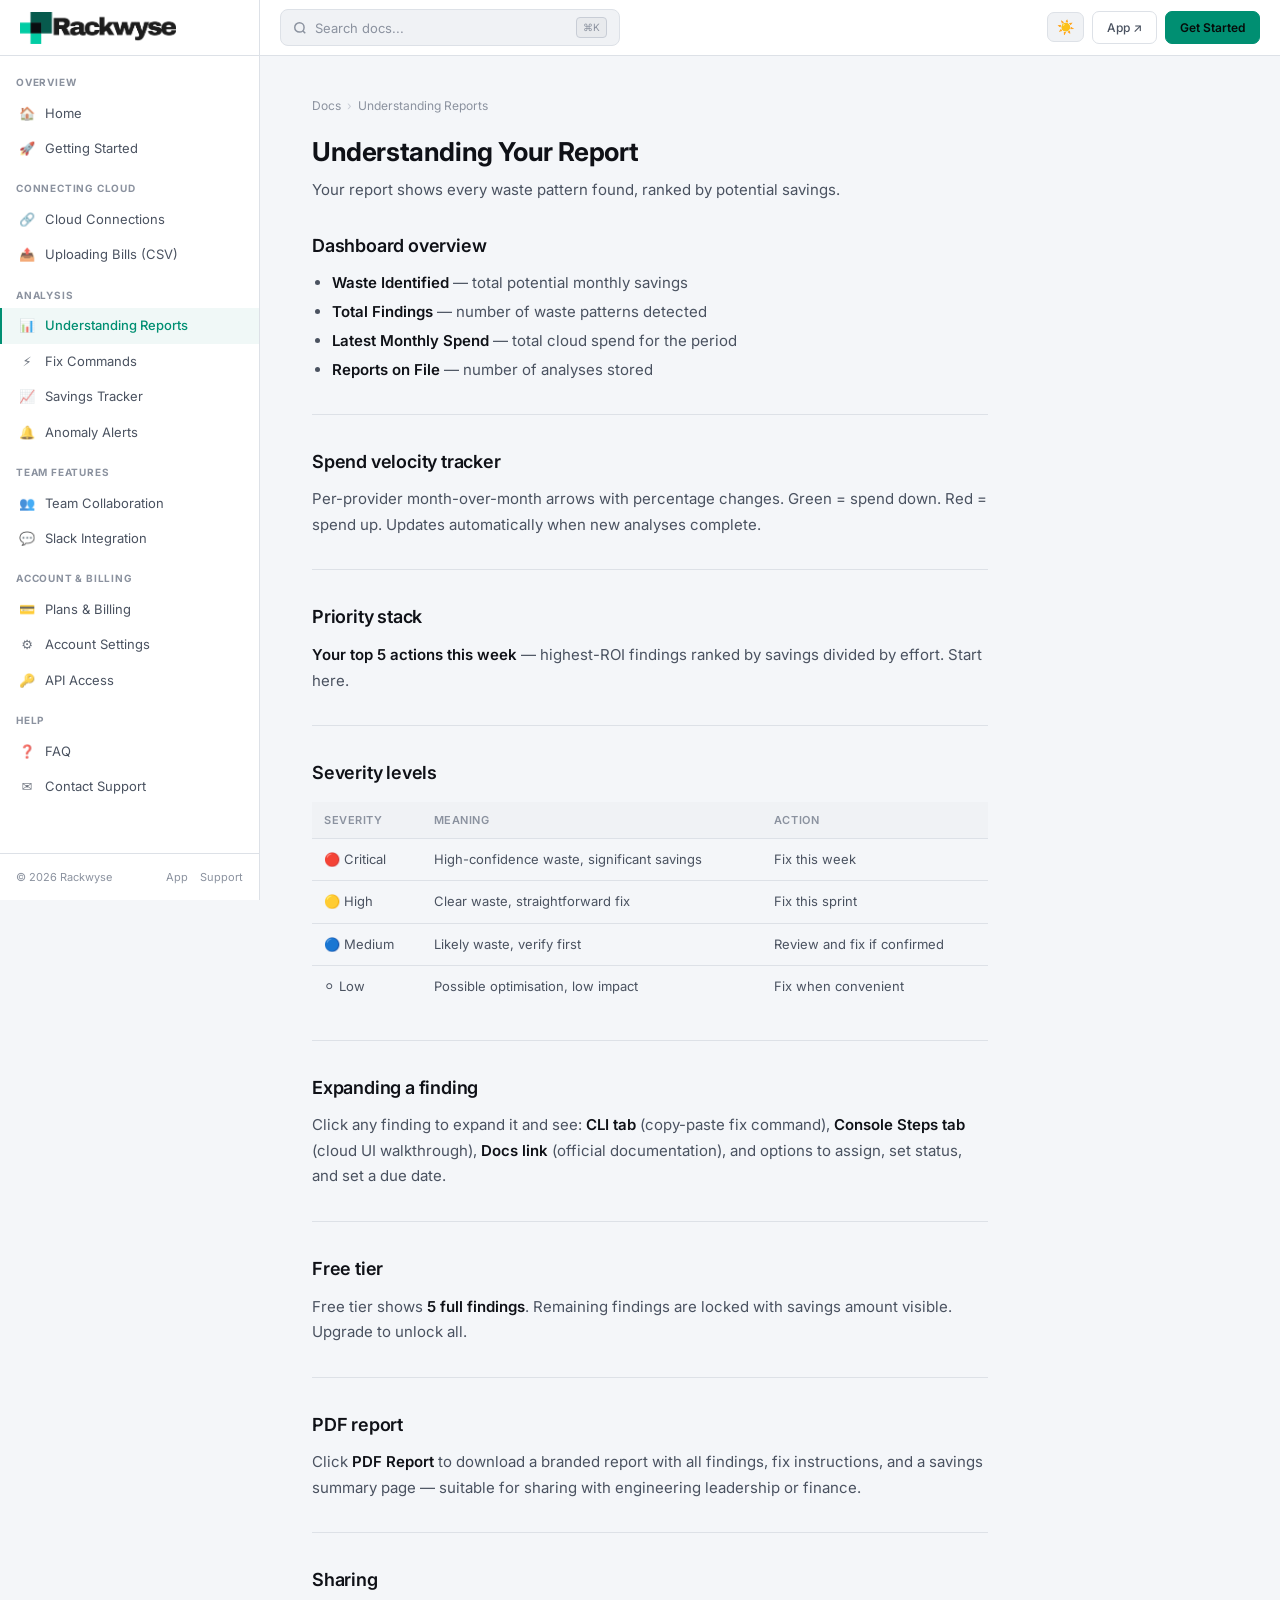
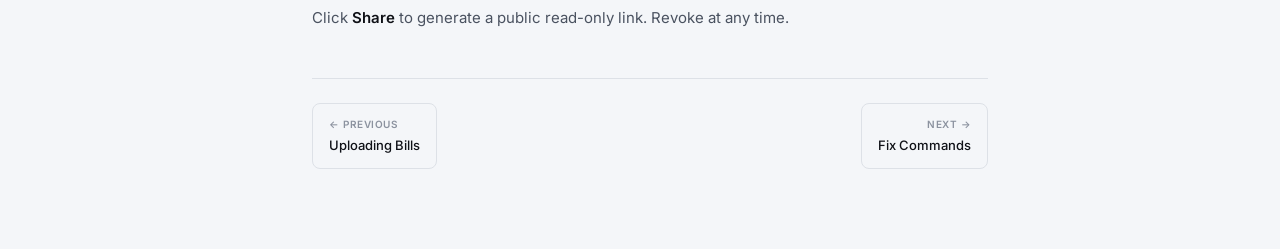
<file: pages/understanding-reports.html>
<!DOCTYPE html>
<html lang="en" data-theme="dark">
<head>
  <meta charset="UTF-8"/>
  <meta name="viewport" content="width=device-width,initial-scale=1"/>
  <title>Understanding Reports — Rackwyse Docs</title>
  <meta name="description" content="How to read Rackwyse findings and savings estimates."/>
  <link rel="icon" href="/favicon.ico" type="image/x-icon"/>
  <style>@import url('https://fonts.googleapis.com/css2?family=Inter:wght@400;500;600;700&family=JetBrains+Mono:wght@400;500&display=swap');

*,*::before,*::after{box-sizing:border-box;margin:0;padding:0}

:root{
  --bg:#0a0c0f;--surface:#111318;--surface2:#191c22;--surface3:#1f2229;
  --border:#252a33;--border2:#2e3440;
  --text:#eef0f5;--text2:#9aa3b0;--muted:#586270;
  --accent:#00d4aa;--accent-dim:rgba(0,212,170,.07);--accent-border:rgba(0,212,170,.18);
  --yellow:#f59e0b;--yellow-dim:rgba(245,158,11,.07);--yellow-border:rgba(245,158,11,.18);
  --blue:#3b82f6;--blue-dim:rgba(59,130,246,.07);--blue-border:rgba(59,130,246,.18);
  --font:'Inter',system-ui,sans-serif;--mono:'JetBrains Mono',monospace;
  --sidebar-w:260px;--topbar-h:56px;
}
[data-theme="light"]{
  --bg:#f4f6f9;--surface:#fff;--surface2:#f0f2f5;--surface3:#e8eaed;
  --border:#dde1e7;--border2:#c8cdd6;
  --text:#0f1117;--text2:#4a5260;--muted:#8b929f;
  --accent:#008f72;--accent-dim:rgba(0,143,114,.06);--accent-border:rgba(0,143,114,.2);
}

html{scroll-behavior:smooth}
body{font-family:var(--font);background:var(--bg);color:var(--text);line-height:1.65;font-size:15px}
a{color:var(--accent);text-decoration:none}
a:hover{text-decoration:underline}

/* ── TOP NAV ── */
.topnav{
  position:sticky;top:0;z-index:200;height:var(--topbar-h);
  background:var(--surface);border-bottom:1px solid var(--border);
  display:flex;align-items:center;gap:0;
  grid-column:1/-1;
}
.topnav-logo{
  width:var(--sidebar-w);flex-shrink:0;
  display:flex;align-items:center;padding:0 20px;
  border-right:1px solid var(--border);height:100%;
  text-decoration:none;
}
.topnav-logo img,.topbar-logo-svg{height:28px;display:block}.topbar-logo-svg svg{height:28px;width:auto}
.topnav-logo:hover{text-decoration:none}
.topnav-search{
  flex:1;display:flex;align-items:center;gap:10px;
  padding:0 20px;height:100%;position:relative;
}
.topnav-search-wrap{
  display:flex;align-items:center;gap:8px;
  background:var(--surface2);border:1px solid var(--border);
  border-radius:8px;padding:7px 12px;width:340px;max-width:100%;
  transition:border-color .15s,background .15s;cursor:text;
}
.topnav-search-wrap:focus-within{border-color:var(--accent-border);background:var(--surface)}
.search-icon{color:var(--muted);flex-shrink:0;display:flex;align-items:center}
.search-input{
  flex:1;background:none;border:none;outline:none;
  font-size:13px;color:var(--text);font-family:var(--font);
}
.search-input::placeholder{color:var(--muted)}
.search-kbd{
  font-size:10px;color:var(--muted);background:var(--surface3);
  border:1px solid var(--border2);border-radius:4px;
  padding:1px 6px;font-family:var(--font);white-space:nowrap;flex-shrink:0;
}
.search-dropdown{
  display:none;position:absolute;top:calc(100% - 4px);left:20px;
  width:400px;z-index:300;
  background:var(--surface);border:1px solid var(--border);
  border-radius:8px;overflow:hidden;box-shadow:0 8px 32px rgba(0,0,0,.4);
  max-height:320px;overflow-y:auto;
}
.search-dropdown.open{display:block}
.search-result{
  display:flex;flex-direction:column;gap:2px;
  padding:10px 16px;cursor:pointer;border-bottom:1px solid var(--border);
  text-decoration:none;transition:background .1s;
}
.search-result:last-child{border-bottom:none}
.search-result:hover{background:var(--accent-dim);text-decoration:none}
.search-result-title{font-size:13px;font-weight:500;color:var(--text)}
.search-result-section{font-size:11px;color:var(--muted)}
.search-empty{padding:16px;text-align:center;font-size:13px;color:var(--muted)}
.topnav-right{
  display:flex;align-items:center;gap:8px;padding:0 20px;flex-shrink:0;
}
.topnav-btn{
  font-size:12px;font-weight:500;padding:6px 14px;
  border-radius:7px;border:1px solid var(--border);
  color:var(--text2);font-family:var(--font);cursor:pointer;
  text-decoration:none;transition:all .1s;
}
.topnav-btn:hover{color:var(--text);background:var(--surface2);text-decoration:none}
.topnav-btn-primary{
  background:var(--accent);color:#060c0a;
  border-color:var(--accent);font-weight:600;
}
.topnav-btn-primary:hover{filter:brightness(1.08);color:#060c0a;text-decoration:none}
.theme-toggle{
  background:var(--surface2);border:1px solid var(--border);
  border-radius:7px;padding:6px 9px;cursor:pointer;
  display:flex;align-items:center;font-size:14px;transition:all .1s;
}
.theme-toggle:hover{background:var(--surface3)}

/* ── LAYOUT ── */
.docs-wrap{
  display:grid;
  grid-template-rows:var(--topbar-h) 1fr;
  grid-template-columns:var(--sidebar-w) 1fr;
  min-height:100vh;
}
.topnav{grid-row:1;grid-column:1/-1}

/* ── SIDEBAR ── */
.sidebar{
  grid-row:2;grid-column:1;
  background:var(--surface);border-right:1px solid var(--border);
  height:calc(100vh - var(--topbar-h));
  position:sticky;top:var(--topbar-h);
  overflow-y:auto;display:flex;flex-direction:column;
  scrollbar-width:thin;scrollbar-color:var(--border) transparent;
}
.sidebar::-webkit-scrollbar{width:3px}
.sidebar::-webkit-scrollbar-thumb{background:var(--border2)}
.sidebar-nav{flex:1;padding:8px 0}
.sidebar-section{
  font-size:10px;font-weight:700;color:var(--muted);
  text-transform:uppercase;letter-spacing:.08em;
  padding:14px 16px 5px;
}
.sidebar-section:first-child{padding-top:10px}
.sidebar-link{
  display:flex;align-items:center;gap:9px;
  padding:7px 16px;font-size:13px;color:var(--text2);
  text-decoration:none;border-left:2px solid transparent;
  transition:all .1s;
}
.sidebar-link:hover{color:var(--text);background:rgba(0,212,170,.05);text-decoration:none}
.sidebar-link.active{color:var(--accent);background:var(--accent-dim);border-left-color:var(--accent);font-weight:500}
.sidebar-icon{font-size:13px;flex-shrink:0;width:18px;text-align:center;opacity:.8}
.sidebar-footer{
  padding:14px 16px;border-top:1px solid var(--border);
  display:flex;align-items:center;justify-content:space-between;
  font-size:11px;color:var(--muted);flex-shrink:0;
}
.sidebar-footer a{color:var(--muted);text-decoration:none}
.sidebar-footer a:hover{color:var(--text)}
.sf-links{display:flex;gap:12px}

/* ── MAIN ── */
.main{
  grid-row:2;grid-column:2;
  padding:40px 52px 80px;
  max-width:780px;
}
.breadcrumb{
  display:flex;align-items:center;gap:6px;
  font-size:12px;color:var(--muted);margin-bottom:20px;
}
.breadcrumb a{color:var(--muted)}
.breadcrumb a:hover{color:var(--text)}
.bc-sep{color:var(--border2)}

.page-badge{
  display:inline-flex;align-items:center;gap:6px;
  background:var(--accent-dim);border:1px solid var(--accent-border);
  border-radius:20px;padding:3px 12px;
  font-size:11px;font-weight:600;color:var(--accent);
  margin-bottom:14px;
}
h1{font-size:26px;font-weight:700;letter-spacing:-.4px;margin-bottom:10px;line-height:1.25}
.page-sub{font-size:15px;color:var(--text2);margin-bottom:28px;line-height:1.65}
h2{font-size:18px;font-weight:600;letter-spacing:-.2px;margin:32px 0 10px;padding-top:32px;border-top:1px solid var(--border)}
h2:first-of-type{border-top:none;padding-top:0;margin-top:20px}
h3{font-size:15px;font-weight:600;margin:18px 0 7px}
p{margin-bottom:12px;color:var(--text2);line-height:1.7}
strong{color:var(--text);font-weight:600}
ul,ol{padding-left:20px;margin-bottom:12px;color:var(--text2)}
li{margin-bottom:5px;line-height:1.6}
code{font-family:var(--mono);font-size:12px;background:var(--surface2);border:1px solid var(--border);padding:2px 6px;border-radius:4px;color:var(--accent)}
pre{background:var(--surface2);border:1px solid var(--border);border-radius:8px;padding:16px;overflow-x:auto;margin:14px 0;position:relative}
pre code{background:none;border:none;padding:0;font-size:12px;color:var(--text);line-height:1.6}
table{width:100%;border-collapse:collapse;margin:14px 0;font-size:13px}
th{text-align:left;padding:9px 12px;font-size:11px;font-weight:600;color:var(--muted);text-transform:uppercase;letter-spacing:.05em;border-bottom:1px solid var(--border);background:var(--surface2)}
td{padding:10px 12px;border-bottom:1px solid var(--border);color:var(--text2)}
tr:last-child td{border-bottom:none}
tr:hover td{background:var(--surface2)}

.info-box{display:flex;gap:12px;padding:13px 15px;border-radius:8px;margin:14px 0;font-size:13px;line-height:1.65}
.info-box.tip{background:var(--accent-dim);border:1px solid var(--accent-border)}
.info-box.warn{background:var(--yellow-dim);border:1px solid var(--yellow-border)}
.info-box.info{background:var(--blue-dim);border:1px solid var(--blue-border)}
.info-icon{font-size:15px;flex-shrink:0;margin-top:1px}

.steps{display:flex;flex-direction:column;margin:16px 0}
.step{display:flex;gap:16px;padding:14px 0;border-bottom:1px solid var(--border)}
.step:last-child{border-bottom:none}
.step-num{width:26px;height:26px;border-radius:50%;background:var(--accent);color:#060c0a;font-size:11px;font-weight:700;display:flex;align-items:center;justify-content:center;flex-shrink:0;margin-top:2px}
.step-body h3{margin:0 0 4px;font-size:14px;font-weight:600;color:var(--text)}
.step-body p{margin:0;font-size:13px}

.card-grid{display:grid;grid-template-columns:repeat(auto-fit,minmax(175px,1fr));gap:12px;margin:18px 0}
.card{background:var(--surface);border:1px solid var(--border);border-radius:10px;padding:18px;text-decoration:none;transition:border-color .15s,transform .1s}
.card:hover{border-color:var(--accent-border);transform:translateY(-1px);text-decoration:none}
.card-icon{font-size:22px;margin-bottom:8px}
.card-title{font-size:13px;font-weight:600;color:var(--text);margin-bottom:3px}
.card-sub{font-size:12px;color:var(--muted);line-height:1.4}

.badge{display:inline-flex;padding:2px 7px;border-radius:9px;font-size:10px;font-weight:600;vertical-align:middle}
.badge-team{background:var(--yellow-dim);color:var(--yellow);border:1px solid var(--yellow-border)}

.copy-btn{position:absolute;top:8px;right:8px;background:var(--surface3);border:1px solid var(--border2);border-radius:5px;padding:3px 9px;font-size:10px;font-weight:500;color:var(--text2);cursor:pointer;font-family:var(--font);transition:all .1s}
.copy-btn:hover{background:var(--accent);color:#060c0a;border-color:var(--accent)}

.page-nav{display:flex;justify-content:space-between;margin-top:48px;padding-top:24px;border-top:1px solid var(--border);gap:16px}
.page-nav-btn{display:flex;flex-direction:column;gap:2px;padding:12px 16px;border:1px solid var(--border);border-radius:8px;text-decoration:none;transition:border-color .1s,background .1s;max-width:220px}
.page-nav-btn:hover{border-color:var(--accent-border);background:var(--accent-dim);text-decoration:none}
.page-nav-label{font-size:10px;font-weight:600;color:var(--muted);text-transform:uppercase;letter-spacing:.05em}
.page-nav-title{font-size:13px;font-weight:500;color:var(--text)}
.page-nav-btn.next{text-align:right;margin-left:auto}

/* mobile */
.mobile-bar{display:none;position:sticky;top:0;z-index:200;height:52px;background:var(--surface);border-bottom:1px solid var(--border);padding:0 16px;align-items:center;justify-content:space-between;gap:12px}
.hamburger{background:none;border:none;cursor:pointer;color:var(--text2);padding:4px;display:flex;align-items:center;border-radius:6px}
.hamburger:hover{background:var(--surface2);color:var(--text)}
.mobile-logo img{height:24px;width:auto}
.mobile-right{display:flex;gap:8px;align-items:center}
.sidebar-overlay{display:none;position:fixed;inset:0;z-index:150;background:rgba(0,0,0,.6)}
@media(max-width:900px){
  .docs-wrap{display:block}
  .topnav{display:none}
  .mobile-bar{display:flex}
  .sidebar{position:fixed;top:0;left:0;bottom:0;z-index:160;height:100vh;transform:translateX(-100%);transition:transform .25s;width:var(--sidebar-w)}
  .sidebar.open{transform:translateX(0)}
  .sidebar-overlay.open{display:block}
  .main{padding:28px 20px 60px;max-width:100%}
}
@media(max-width:480px){.card-grid{grid-template-columns:1fr 1fr}h1{font-size:22px}}
</style>
  <script>
(function(){
  var K='rw-theme';
  function getT(){return localStorage.getItem(K)||(matchMedia('(prefers-color-scheme:light)').matches?'light':'dark')}
  function setT(t){
    document.documentElement.setAttribute('data-theme',t);
    localStorage.setItem(K,t);
    var logoEls = document.querySelectorAll('#rw-logo-img');
    var src = t === 'dark' ? '/brand/logo-dark.png' : '/brand/logo-white.png';
    logoEls.forEach(function(el){ el.src = src; });
  }
  setT(getT());
  document.addEventListener('DOMContentLoaded',function(){
    setT(getT());

    // theme toggle
    document.querySelectorAll('.theme-toggle').forEach(function(b){
      b.addEventListener('click',function(){setT(getT()==='dark'?'light':'dark')});
    });

    // active link
    var path=location.pathname.replace(/\/$/,'');
    document.querySelectorAll('.sidebar-link').forEach(function(a){
      var h=a.getAttribute('href').replace(/\/$/,'');
      if(h===path||h===path+'.html'||(path==='/'&&h==='/index.html'))a.classList.add('active');
    });

    // mobile sidebar
    var sidebar=document.getElementById('sidebar');
    var overlay=document.getElementById('sidebar-overlay');
    function open(){sidebar&&sidebar.classList.add('open');overlay&&overlay.classList.add('open')}
    function close(){sidebar&&sidebar.classList.remove('open');overlay&&overlay.classList.remove('open')}
    document.querySelectorAll('.hamburger').forEach(function(b){b.addEventListener('click',open)});
    if(overlay)overlay.addEventListener('click',close);

    // search
    var PAGES=[
      {t:'Home',s:'Overview',u:'/index.html',k:'rackwyse cloud cost overview'},
      {t:'Getting Started',s:'Overview',u:'/pages/getting-started.html',k:'account signup login verify email first analysis'},
      {t:'Cloud Connections',s:'Connecting Cloud',u:'/pages/connections.html',k:'aws iam role gcp oauth azure bigquery connect'},
      {t:'Uploading Bills',s:'Connecting Cloud',u:'/pages/uploading-bills.html',k:'upload csv billing export aws gcp azure'},
      {t:'Understanding Reports',s:'Analysis',u:'/pages/understanding-reports.html',k:'findings report savings severity pdf share'},
      {t:'Fix Commands',s:'Analysis',u:'/pages/fix-commands.html',k:'cli command fix console steps assign finding status'},
      {t:'Savings Tracker',s:'Analysis',u:'/pages/savings-tracker.html',k:'savings tracker confirmed fixed mark resolve'},
      {t:'Anomaly Alerts',s:'Analysis',u:'/pages/anomaly-alerts.html',k:'anomaly alert spike spend email daily monthly'},
      {t:'Team Collaboration',s:'Team Features',u:'/pages/team.html',k:'team invite member role cost overview weekly digest'},
      {t:'Slack Integration',s:'Team Features',u:'/pages/slack.html',k:'slack webhook integration notification alert'},
      {t:'Plans & Billing',s:'Account & Billing',u:'/pages/billing.html',k:'plans pricing upgrade billing payment'},
      {t:'Account Settings',s:'Account & Billing',u:'/pages/account.html',k:'account settings profile password 2fa notifications'},
      {t:'API Access',s:'Account & Billing',u:'/pages/api.html',k:'api key rest endpoint programmatic'},
      {t:'FAQ',s:'Help',u:'/pages/faq.html',k:'faq questions answers security refund cancel'},
    ];
    var inp=document.getElementById('search-input');
    var drop=document.getElementById('search-dropdown');
    if(inp&&drop){
      function search(q){
        q=q.toLowerCase().trim();drop.innerHTML='';
        if(!q){drop.classList.remove('open');return}
        var res=PAGES.filter(function(p){return p.t.toLowerCase().includes(q)||p.k.includes(q)||p.s.toLowerCase().includes(q)}).slice(0,6);
        if(!res.length){drop.innerHTML='<div class="search-empty">No results for \''+q+'\'</div>'}
        else res.forEach(function(p){
          var a=document.createElement('a');a.className='search-result';a.href=p.u;
          a.innerHTML='<span class="search-result-title">'+p.t+'</span><span class="search-result-section">'+p.s+'</span>';
          drop.appendChild(a);
        });
        drop.classList.add('open');
      }
      inp.addEventListener('input',function(){search(this.value)});
      document.addEventListener('click',function(e){if(!e.target.closest('.topnav-search'))drop.classList.remove('open')});
      document.addEventListener('keydown',function(e){
        if((e.metaKey||e.ctrlKey)&&e.key==='k'){e.preventDefault();inp.focus();inp.select()}
        if(e.key==='Escape'){drop.classList.remove('open');inp.blur()}
      });
    }

    // copy buttons
    document.querySelectorAll('pre').forEach(function(pre){
      var btn=document.createElement('button');btn.className='copy-btn';btn.textContent='Copy';
      btn.addEventListener('click',function(){
        var txt=pre.querySelector('code')?pre.querySelector('code').textContent:pre.textContent;
        navigator.clipboard.writeText(txt).then(function(){btn.textContent='Copied!';setTimeout(function(){btn.textContent='Copy'},1500)});
      });
      pre.appendChild(btn);
    });
  });
})();
</script>
</head>
<body>
<div class="mobile-bar">
  <button class="hamburger" aria-label="Menu"><svg width="20" height="20" viewBox="0 0 24 24" fill="none" stroke="currentColor" stroke-width="2"><line x1="3" y1="6" x2="21" y2="6"/><line x1="3" y1="12" x2="21" y2="12"/><line x1="3" y1="18" x2="21" y2="18"/></svg></button>
  <a href="/index.html" class="mobile-logo"><span id="mobile-logo-img" style="display:flex;align-items:center"><svg width="140" height="32" viewBox="0 0 140 32" fill="none" xmlns="http://www.w3.org/2000/svg"><rect width="28" height="28" rx="7" y="2" fill="#00d4aa"/><path d="M7 22L11 10L16 16L20 12L22 22H7Z" fill="#060c0a"/><text x="36" y="22" font-family="Inter,system-ui,sans-serif" font-size="16" font-weight="700" fill="#eef0f5" letter-spacing="-0.3">Rackwyse</text></svg></span></a>
  <div class="mobile-right"><button class="theme-toggle" aria-label="Toggle theme"><span>☀️</span></button></div>
</div>
<div class="sidebar-overlay" id="sidebar-overlay"></div>
<div class="docs-wrap">
  <header class="topnav">
  <a href="/index.html" class="topnav-logo">
    <img src="/brand/logo-dark.png" alt="Rackwyse" id="rw-logo-img" style="height:32px;width:auto;display:block"/>
  </a>
  <div class="topnav-search">
    <div class="topnav-search-wrap">
      <span class="search-icon"><svg width="14" height="14" viewBox="0 0 24 24" fill="none" stroke="currentColor" stroke-width="2.5"><circle cx="11" cy="11" r="8"/><path d="m21 21-4.35-4.35"/></svg></span>
      <input type="text" id="search-input" class="search-input" placeholder="Search docs..." autocomplete="off"/>
      <kbd class="search-kbd">⌘K</kbd>
    </div>
    <div class="search-dropdown" id="search-dropdown"></div>
  </div>
  <div class="topnav-right">
    <button class="theme-toggle" aria-label="Toggle theme" id="theme-toggle-btn">
      <span id="theme-icon">☀️</span>
    </button>
    <a href="https://app.rackwyse.com" class="topnav-btn" target="_blank">App ↗</a>
    <a href="https://app.rackwyse.com/register" class="topnav-btn topnav-btn-primary">Get Started</a>
  </div>
</header>
  <aside class="sidebar" id="sidebar">
  <nav class="sidebar-nav"><div class="sidebar-section">Overview</div>
<a href="/index.html" class="sidebar-link"><span class="sidebar-icon">🏠</span>Home</a>
<a href="/pages/getting-started.html" class="sidebar-link"><span class="sidebar-icon">🚀</span>Getting Started</a>
<div class="sidebar-section">Connecting Cloud</div>
<a href="/pages/connections.html" class="sidebar-link"><span class="sidebar-icon">🔗</span>Cloud Connections</a>
<a href="/pages/uploading-bills.html" class="sidebar-link"><span class="sidebar-icon">📤</span>Uploading Bills (CSV)</a>
<div class="sidebar-section">Analysis</div>
<a href="/pages/understanding-reports.html" class="sidebar-link"><span class="sidebar-icon">📊</span>Understanding Reports</a>
<a href="/pages/fix-commands.html" class="sidebar-link"><span class="sidebar-icon">⚡</span>Fix Commands</a>
<a href="/pages/savings-tracker.html" class="sidebar-link"><span class="sidebar-icon">📈</span>Savings Tracker</a>
<a href="/pages/anomaly-alerts.html" class="sidebar-link"><span class="sidebar-icon">🔔</span>Anomaly Alerts</a>
<div class="sidebar-section">Team Features</div>
<a href="/pages/team.html" class="sidebar-link"><span class="sidebar-icon">👥</span>Team Collaboration</a>
<a href="/pages/slack.html" class="sidebar-link"><span class="sidebar-icon">💬</span>Slack Integration</a>
<div class="sidebar-section">Account & Billing</div>
<a href="/pages/billing.html" class="sidebar-link"><span class="sidebar-icon">💳</span>Plans & Billing</a>
<a href="/pages/account.html" class="sidebar-link"><span class="sidebar-icon">⚙️</span>Account Settings</a>
<a href="/pages/api.html" class="sidebar-link"><span class="sidebar-icon">🔑</span>API Access</a>
<div class="sidebar-section">Help</div>
<a href="/pages/faq.html" class="sidebar-link"><span class="sidebar-icon">❓</span>FAQ</a>
<a href="mailto:support@rackwyse.com" class="sidebar-link"><span class="sidebar-icon">✉️</span>Contact Support</a>
</nav>
  <div class="sidebar-footer">
    <span>© 2026 Rackwyse</span>
    <div class="sf-links"><a href="https://app.rackwyse.com">App</a><a href="mailto:support@rackwyse.com">Support</a></div>
  </div>
</aside>
  <main class="main">

<div class="breadcrumb"><a href="/index.html">Docs</a><span class="bc-sep">›</span>Understanding Reports</div>
<h1>Understanding Your Report</h1>
<p class="page-sub">Your report shows every waste pattern found, ranked by potential savings.</p>
<h2>Dashboard overview</h2>
<ul>
  <li><strong>Waste Identified</strong> — total potential monthly savings</li>
  <li><strong>Total Findings</strong> — number of waste patterns detected</li>
  <li><strong>Latest Monthly Spend</strong> — total cloud spend for the period</li>
  <li><strong>Reports on File</strong> — number of analyses stored</li>
</ul>
<h2>Spend velocity tracker</h2>
<p>Per-provider month-over-month arrows with percentage changes. Green = spend down. Red = spend up. Updates automatically when new analyses complete.</p>
<h2>Priority stack</h2>
<p><strong>Your top 5 actions this week</strong> — highest-ROI findings ranked by savings divided by effort. Start here.</p>
<h2>Severity levels</h2>
<table>
  <tr><th>Severity</th><th>Meaning</th><th>Action</th></tr>
  <tr><td>🔴 Critical</td><td>High-confidence waste, significant savings</td><td>Fix this week</td></tr>
  <tr><td>🟡 High</td><td>Clear waste, straightforward fix</td><td>Fix this sprint</td></tr>
  <tr><td>🔵 Medium</td><td>Likely waste, verify first</td><td>Review and fix if confirmed</td></tr>
  <tr><td>⚪ Low</td><td>Possible optimisation, low impact</td><td>Fix when convenient</td></tr>
</table>
<h2>Expanding a finding</h2>
<p>Click any finding to expand it and see: <strong>CLI tab</strong> (copy-paste fix command), <strong>Console Steps tab</strong> (cloud UI walkthrough), <strong>Docs link</strong> (official documentation), and options to assign, set status, and set a due date.</p>
<h2>Free tier</h2>
<p>Free tier shows <strong>5 full findings</strong>. Remaining findings are locked with savings amount visible. Upgrade to unlock all.</p>
<h2>PDF report</h2>
<p>Click <strong>PDF Report</strong> to download a branded report with all findings, fix instructions, and a savings summary page — suitable for sharing with engineering leadership or finance.</p>
<h2>Sharing</h2>
<p>Click <strong>Share</strong> to generate a public read-only link. Revoke at any time.</p>
<div class="page-nav"><a href="/pages/uploading-bills.html" class="page-nav-btn"><span class="page-nav-label">← Previous</span><span class="page-nav-title">Uploading Bills</span></a><a href="/pages/fix-commands.html" class="page-nav-btn next"><span class="page-nav-label">Next →</span><span class="page-nav-title">Fix Commands</span></a></div>
  </main>
</div>
</body>
</html>
</file>
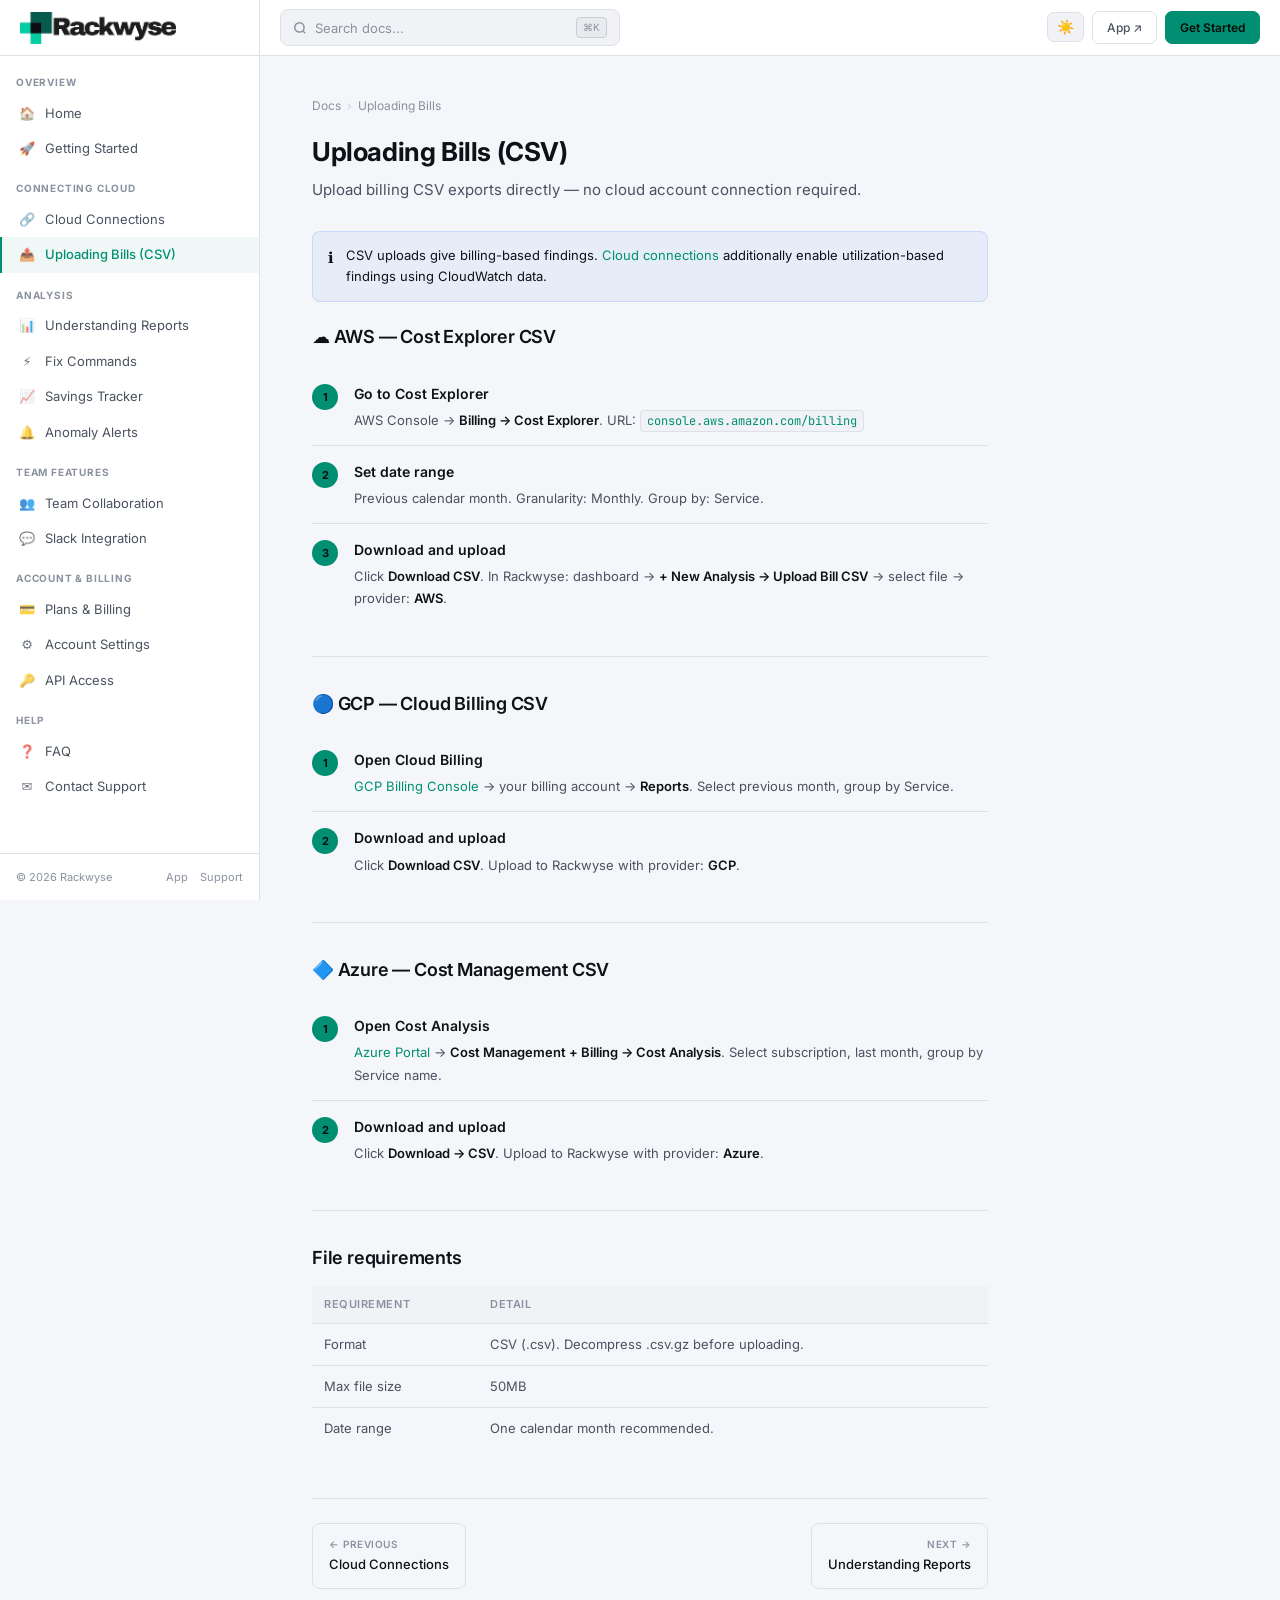
<file: pages/uploading-bills.html>
<!DOCTYPE html>
<html lang="en" data-theme="dark">
<head>
  <meta charset="UTF-8"/>
  <meta name="viewport" content="width=device-width,initial-scale=1"/>
  <title>Uploading Bills — Rackwyse Docs</title>
  <meta name="description" content="Export and upload billing CSVs from AWS, GCP, and Azure."/>
  <link rel="icon" href="/favicon.ico" type="image/x-icon"/>
  <style>@import url('https://fonts.googleapis.com/css2?family=Inter:wght@400;500;600;700&family=JetBrains+Mono:wght@400;500&display=swap');

*,*::before,*::after{box-sizing:border-box;margin:0;padding:0}

:root{
  --bg:#0a0c0f;--surface:#111318;--surface2:#191c22;--surface3:#1f2229;
  --border:#252a33;--border2:#2e3440;
  --text:#eef0f5;--text2:#9aa3b0;--muted:#586270;
  --accent:#00d4aa;--accent-dim:rgba(0,212,170,.07);--accent-border:rgba(0,212,170,.18);
  --yellow:#f59e0b;--yellow-dim:rgba(245,158,11,.07);--yellow-border:rgba(245,158,11,.18);
  --blue:#3b82f6;--blue-dim:rgba(59,130,246,.07);--blue-border:rgba(59,130,246,.18);
  --font:'Inter',system-ui,sans-serif;--mono:'JetBrains Mono',monospace;
  --sidebar-w:260px;--topbar-h:56px;
}
[data-theme="light"]{
  --bg:#f4f6f9;--surface:#fff;--surface2:#f0f2f5;--surface3:#e8eaed;
  --border:#dde1e7;--border2:#c8cdd6;
  --text:#0f1117;--text2:#4a5260;--muted:#8b929f;
  --accent:#008f72;--accent-dim:rgba(0,143,114,.06);--accent-border:rgba(0,143,114,.2);
}

html{scroll-behavior:smooth}
body{font-family:var(--font);background:var(--bg);color:var(--text);line-height:1.65;font-size:15px}
a{color:var(--accent);text-decoration:none}
a:hover{text-decoration:underline}

/* ── TOP NAV ── */
.topnav{
  position:sticky;top:0;z-index:200;height:var(--topbar-h);
  background:var(--surface);border-bottom:1px solid var(--border);
  display:flex;align-items:center;gap:0;
  grid-column:1/-1;
}
.topnav-logo{
  width:var(--sidebar-w);flex-shrink:0;
  display:flex;align-items:center;padding:0 20px;
  border-right:1px solid var(--border);height:100%;
  text-decoration:none;
}
.topnav-logo img,.topbar-logo-svg{height:28px;display:block}.topbar-logo-svg svg{height:28px;width:auto}
.topnav-logo:hover{text-decoration:none}
.topnav-search{
  flex:1;display:flex;align-items:center;gap:10px;
  padding:0 20px;height:100%;position:relative;
}
.topnav-search-wrap{
  display:flex;align-items:center;gap:8px;
  background:var(--surface2);border:1px solid var(--border);
  border-radius:8px;padding:7px 12px;width:340px;max-width:100%;
  transition:border-color .15s,background .15s;cursor:text;
}
.topnav-search-wrap:focus-within{border-color:var(--accent-border);background:var(--surface)}
.search-icon{color:var(--muted);flex-shrink:0;display:flex;align-items:center}
.search-input{
  flex:1;background:none;border:none;outline:none;
  font-size:13px;color:var(--text);font-family:var(--font);
}
.search-input::placeholder{color:var(--muted)}
.search-kbd{
  font-size:10px;color:var(--muted);background:var(--surface3);
  border:1px solid var(--border2);border-radius:4px;
  padding:1px 6px;font-family:var(--font);white-space:nowrap;flex-shrink:0;
}
.search-dropdown{
  display:none;position:absolute;top:calc(100% - 4px);left:20px;
  width:400px;z-index:300;
  background:var(--surface);border:1px solid var(--border);
  border-radius:8px;overflow:hidden;box-shadow:0 8px 32px rgba(0,0,0,.4);
  max-height:320px;overflow-y:auto;
}
.search-dropdown.open{display:block}
.search-result{
  display:flex;flex-direction:column;gap:2px;
  padding:10px 16px;cursor:pointer;border-bottom:1px solid var(--border);
  text-decoration:none;transition:background .1s;
}
.search-result:last-child{border-bottom:none}
.search-result:hover{background:var(--accent-dim);text-decoration:none}
.search-result-title{font-size:13px;font-weight:500;color:var(--text)}
.search-result-section{font-size:11px;color:var(--muted)}
.search-empty{padding:16px;text-align:center;font-size:13px;color:var(--muted)}
.topnav-right{
  display:flex;align-items:center;gap:8px;padding:0 20px;flex-shrink:0;
}
.topnav-btn{
  font-size:12px;font-weight:500;padding:6px 14px;
  border-radius:7px;border:1px solid var(--border);
  color:var(--text2);font-family:var(--font);cursor:pointer;
  text-decoration:none;transition:all .1s;
}
.topnav-btn:hover{color:var(--text);background:var(--surface2);text-decoration:none}
.topnav-btn-primary{
  background:var(--accent);color:#060c0a;
  border-color:var(--accent);font-weight:600;
}
.topnav-btn-primary:hover{filter:brightness(1.08);color:#060c0a;text-decoration:none}
.theme-toggle{
  background:var(--surface2);border:1px solid var(--border);
  border-radius:7px;padding:6px 9px;cursor:pointer;
  display:flex;align-items:center;font-size:14px;transition:all .1s;
}
.theme-toggle:hover{background:var(--surface3)}

/* ── LAYOUT ── */
.docs-wrap{
  display:grid;
  grid-template-rows:var(--topbar-h) 1fr;
  grid-template-columns:var(--sidebar-w) 1fr;
  min-height:100vh;
}
.topnav{grid-row:1;grid-column:1/-1}

/* ── SIDEBAR ── */
.sidebar{
  grid-row:2;grid-column:1;
  background:var(--surface);border-right:1px solid var(--border);
  height:calc(100vh - var(--topbar-h));
  position:sticky;top:var(--topbar-h);
  overflow-y:auto;display:flex;flex-direction:column;
  scrollbar-width:thin;scrollbar-color:var(--border) transparent;
}
.sidebar::-webkit-scrollbar{width:3px}
.sidebar::-webkit-scrollbar-thumb{background:var(--border2)}
.sidebar-nav{flex:1;padding:8px 0}
.sidebar-section{
  font-size:10px;font-weight:700;color:var(--muted);
  text-transform:uppercase;letter-spacing:.08em;
  padding:14px 16px 5px;
}
.sidebar-section:first-child{padding-top:10px}
.sidebar-link{
  display:flex;align-items:center;gap:9px;
  padding:7px 16px;font-size:13px;color:var(--text2);
  text-decoration:none;border-left:2px solid transparent;
  transition:all .1s;
}
.sidebar-link:hover{color:var(--text);background:rgba(0,212,170,.05);text-decoration:none}
.sidebar-link.active{color:var(--accent);background:var(--accent-dim);border-left-color:var(--accent);font-weight:500}
.sidebar-icon{font-size:13px;flex-shrink:0;width:18px;text-align:center;opacity:.8}
.sidebar-footer{
  padding:14px 16px;border-top:1px solid var(--border);
  display:flex;align-items:center;justify-content:space-between;
  font-size:11px;color:var(--muted);flex-shrink:0;
}
.sidebar-footer a{color:var(--muted);text-decoration:none}
.sidebar-footer a:hover{color:var(--text)}
.sf-links{display:flex;gap:12px}

/* ── MAIN ── */
.main{
  grid-row:2;grid-column:2;
  padding:40px 52px 80px;
  max-width:780px;
}
.breadcrumb{
  display:flex;align-items:center;gap:6px;
  font-size:12px;color:var(--muted);margin-bottom:20px;
}
.breadcrumb a{color:var(--muted)}
.breadcrumb a:hover{color:var(--text)}
.bc-sep{color:var(--border2)}

.page-badge{
  display:inline-flex;align-items:center;gap:6px;
  background:var(--accent-dim);border:1px solid var(--accent-border);
  border-radius:20px;padding:3px 12px;
  font-size:11px;font-weight:600;color:var(--accent);
  margin-bottom:14px;
}
h1{font-size:26px;font-weight:700;letter-spacing:-.4px;margin-bottom:10px;line-height:1.25}
.page-sub{font-size:15px;color:var(--text2);margin-bottom:28px;line-height:1.65}
h2{font-size:18px;font-weight:600;letter-spacing:-.2px;margin:32px 0 10px;padding-top:32px;border-top:1px solid var(--border)}
h2:first-of-type{border-top:none;padding-top:0;margin-top:20px}
h3{font-size:15px;font-weight:600;margin:18px 0 7px}
p{margin-bottom:12px;color:var(--text2);line-height:1.7}
strong{color:var(--text);font-weight:600}
ul,ol{padding-left:20px;margin-bottom:12px;color:var(--text2)}
li{margin-bottom:5px;line-height:1.6}
code{font-family:var(--mono);font-size:12px;background:var(--surface2);border:1px solid var(--border);padding:2px 6px;border-radius:4px;color:var(--accent)}
pre{background:var(--surface2);border:1px solid var(--border);border-radius:8px;padding:16px;overflow-x:auto;margin:14px 0;position:relative}
pre code{background:none;border:none;padding:0;font-size:12px;color:var(--text);line-height:1.6}
table{width:100%;border-collapse:collapse;margin:14px 0;font-size:13px}
th{text-align:left;padding:9px 12px;font-size:11px;font-weight:600;color:var(--muted);text-transform:uppercase;letter-spacing:.05em;border-bottom:1px solid var(--border);background:var(--surface2)}
td{padding:10px 12px;border-bottom:1px solid var(--border);color:var(--text2)}
tr:last-child td{border-bottom:none}
tr:hover td{background:var(--surface2)}

.info-box{display:flex;gap:12px;padding:13px 15px;border-radius:8px;margin:14px 0;font-size:13px;line-height:1.65}
.info-box.tip{background:var(--accent-dim);border:1px solid var(--accent-border)}
.info-box.warn{background:var(--yellow-dim);border:1px solid var(--yellow-border)}
.info-box.info{background:var(--blue-dim);border:1px solid var(--blue-border)}
.info-icon{font-size:15px;flex-shrink:0;margin-top:1px}

.steps{display:flex;flex-direction:column;margin:16px 0}
.step{display:flex;gap:16px;padding:14px 0;border-bottom:1px solid var(--border)}
.step:last-child{border-bottom:none}
.step-num{width:26px;height:26px;border-radius:50%;background:var(--accent);color:#060c0a;font-size:11px;font-weight:700;display:flex;align-items:center;justify-content:center;flex-shrink:0;margin-top:2px}
.step-body h3{margin:0 0 4px;font-size:14px;font-weight:600;color:var(--text)}
.step-body p{margin:0;font-size:13px}

.card-grid{display:grid;grid-template-columns:repeat(auto-fit,minmax(175px,1fr));gap:12px;margin:18px 0}
.card{background:var(--surface);border:1px solid var(--border);border-radius:10px;padding:18px;text-decoration:none;transition:border-color .15s,transform .1s}
.card:hover{border-color:var(--accent-border);transform:translateY(-1px);text-decoration:none}
.card-icon{font-size:22px;margin-bottom:8px}
.card-title{font-size:13px;font-weight:600;color:var(--text);margin-bottom:3px}
.card-sub{font-size:12px;color:var(--muted);line-height:1.4}

.badge{display:inline-flex;padding:2px 7px;border-radius:9px;font-size:10px;font-weight:600;vertical-align:middle}
.badge-team{background:var(--yellow-dim);color:var(--yellow);border:1px solid var(--yellow-border)}

.copy-btn{position:absolute;top:8px;right:8px;background:var(--surface3);border:1px solid var(--border2);border-radius:5px;padding:3px 9px;font-size:10px;font-weight:500;color:var(--text2);cursor:pointer;font-family:var(--font);transition:all .1s}
.copy-btn:hover{background:var(--accent);color:#060c0a;border-color:var(--accent)}

.page-nav{display:flex;justify-content:space-between;margin-top:48px;padding-top:24px;border-top:1px solid var(--border);gap:16px}
.page-nav-btn{display:flex;flex-direction:column;gap:2px;padding:12px 16px;border:1px solid var(--border);border-radius:8px;text-decoration:none;transition:border-color .1s,background .1s;max-width:220px}
.page-nav-btn:hover{border-color:var(--accent-border);background:var(--accent-dim);text-decoration:none}
.page-nav-label{font-size:10px;font-weight:600;color:var(--muted);text-transform:uppercase;letter-spacing:.05em}
.page-nav-title{font-size:13px;font-weight:500;color:var(--text)}
.page-nav-btn.next{text-align:right;margin-left:auto}

/* mobile */
.mobile-bar{display:none;position:sticky;top:0;z-index:200;height:52px;background:var(--surface);border-bottom:1px solid var(--border);padding:0 16px;align-items:center;justify-content:space-between;gap:12px}
.hamburger{background:none;border:none;cursor:pointer;color:var(--text2);padding:4px;display:flex;align-items:center;border-radius:6px}
.hamburger:hover{background:var(--surface2);color:var(--text)}
.mobile-logo img{height:24px;width:auto}
.mobile-right{display:flex;gap:8px;align-items:center}
.sidebar-overlay{display:none;position:fixed;inset:0;z-index:150;background:rgba(0,0,0,.6)}
@media(max-width:900px){
  .docs-wrap{display:block}
  .topnav{display:none}
  .mobile-bar{display:flex}
  .sidebar{position:fixed;top:0;left:0;bottom:0;z-index:160;height:100vh;transform:translateX(-100%);transition:transform .25s;width:var(--sidebar-w)}
  .sidebar.open{transform:translateX(0)}
  .sidebar-overlay.open{display:block}
  .main{padding:28px 20px 60px;max-width:100%}
}
@media(max-width:480px){.card-grid{grid-template-columns:1fr 1fr}h1{font-size:22px}}
</style>
  <script>
(function(){
  var K='rw-theme';
  function getT(){return localStorage.getItem(K)||(matchMedia('(prefers-color-scheme:light)').matches?'light':'dark')}
  function setT(t){
    document.documentElement.setAttribute('data-theme',t);
    localStorage.setItem(K,t);
    var logoEls = document.querySelectorAll('#rw-logo-img');
    var src = t === 'dark' ? '/brand/logo-dark.png' : '/brand/logo-white.png';
    logoEls.forEach(function(el){ el.src = src; });
  }
  setT(getT());
  document.addEventListener('DOMContentLoaded',function(){
    setT(getT());

    // theme toggle
    document.querySelectorAll('.theme-toggle').forEach(function(b){
      b.addEventListener('click',function(){setT(getT()==='dark'?'light':'dark')});
    });

    // active link
    var path=location.pathname.replace(/\/$/,'');
    document.querySelectorAll('.sidebar-link').forEach(function(a){
      var h=a.getAttribute('href').replace(/\/$/,'');
      if(h===path||h===path+'.html'||(path==='/'&&h==='/index.html'))a.classList.add('active');
    });

    // mobile sidebar
    var sidebar=document.getElementById('sidebar');
    var overlay=document.getElementById('sidebar-overlay');
    function open(){sidebar&&sidebar.classList.add('open');overlay&&overlay.classList.add('open')}
    function close(){sidebar&&sidebar.classList.remove('open');overlay&&overlay.classList.remove('open')}
    document.querySelectorAll('.hamburger').forEach(function(b){b.addEventListener('click',open)});
    if(overlay)overlay.addEventListener('click',close);

    // search
    var PAGES=[
      {t:'Home',s:'Overview',u:'/index.html',k:'rackwyse cloud cost overview'},
      {t:'Getting Started',s:'Overview',u:'/pages/getting-started.html',k:'account signup login verify email first analysis'},
      {t:'Cloud Connections',s:'Connecting Cloud',u:'/pages/connections.html',k:'aws iam role gcp oauth azure bigquery connect'},
      {t:'Uploading Bills',s:'Connecting Cloud',u:'/pages/uploading-bills.html',k:'upload csv billing export aws gcp azure'},
      {t:'Understanding Reports',s:'Analysis',u:'/pages/understanding-reports.html',k:'findings report savings severity pdf share'},
      {t:'Fix Commands',s:'Analysis',u:'/pages/fix-commands.html',k:'cli command fix console steps assign finding status'},
      {t:'Savings Tracker',s:'Analysis',u:'/pages/savings-tracker.html',k:'savings tracker confirmed fixed mark resolve'},
      {t:'Anomaly Alerts',s:'Analysis',u:'/pages/anomaly-alerts.html',k:'anomaly alert spike spend email daily monthly'},
      {t:'Team Collaboration',s:'Team Features',u:'/pages/team.html',k:'team invite member role cost overview weekly digest'},
      {t:'Slack Integration',s:'Team Features',u:'/pages/slack.html',k:'slack webhook integration notification alert'},
      {t:'Plans & Billing',s:'Account & Billing',u:'/pages/billing.html',k:'plans pricing upgrade billing payment'},
      {t:'Account Settings',s:'Account & Billing',u:'/pages/account.html',k:'account settings profile password 2fa notifications'},
      {t:'API Access',s:'Account & Billing',u:'/pages/api.html',k:'api key rest endpoint programmatic'},
      {t:'FAQ',s:'Help',u:'/pages/faq.html',k:'faq questions answers security refund cancel'},
    ];
    var inp=document.getElementById('search-input');
    var drop=document.getElementById('search-dropdown');
    if(inp&&drop){
      function search(q){
        q=q.toLowerCase().trim();drop.innerHTML='';
        if(!q){drop.classList.remove('open');return}
        var res=PAGES.filter(function(p){return p.t.toLowerCase().includes(q)||p.k.includes(q)||p.s.toLowerCase().includes(q)}).slice(0,6);
        if(!res.length){drop.innerHTML='<div class="search-empty">No results for \''+q+'\'</div>'}
        else res.forEach(function(p){
          var a=document.createElement('a');a.className='search-result';a.href=p.u;
          a.innerHTML='<span class="search-result-title">'+p.t+'</span><span class="search-result-section">'+p.s+'</span>';
          drop.appendChild(a);
        });
        drop.classList.add('open');
      }
      inp.addEventListener('input',function(){search(this.value)});
      document.addEventListener('click',function(e){if(!e.target.closest('.topnav-search'))drop.classList.remove('open')});
      document.addEventListener('keydown',function(e){
        if((e.metaKey||e.ctrlKey)&&e.key==='k'){e.preventDefault();inp.focus();inp.select()}
        if(e.key==='Escape'){drop.classList.remove('open');inp.blur()}
      });
    }

    // copy buttons
    document.querySelectorAll('pre').forEach(function(pre){
      var btn=document.createElement('button');btn.className='copy-btn';btn.textContent='Copy';
      btn.addEventListener('click',function(){
        var txt=pre.querySelector('code')?pre.querySelector('code').textContent:pre.textContent;
        navigator.clipboard.writeText(txt).then(function(){btn.textContent='Copied!';setTimeout(function(){btn.textContent='Copy'},1500)});
      });
      pre.appendChild(btn);
    });
  });
})();
</script>
</head>
<body>
<div class="mobile-bar">
  <button class="hamburger" aria-label="Menu"><svg width="20" height="20" viewBox="0 0 24 24" fill="none" stroke="currentColor" stroke-width="2"><line x1="3" y1="6" x2="21" y2="6"/><line x1="3" y1="12" x2="21" y2="12"/><line x1="3" y1="18" x2="21" y2="18"/></svg></button>
  <a href="/index.html" class="mobile-logo"><span id="mobile-logo-img" style="display:flex;align-items:center"><svg width="140" height="32" viewBox="0 0 140 32" fill="none" xmlns="http://www.w3.org/2000/svg"><rect width="28" height="28" rx="7" y="2" fill="#00d4aa"/><path d="M7 22L11 10L16 16L20 12L22 22H7Z" fill="#060c0a"/><text x="36" y="22" font-family="Inter,system-ui,sans-serif" font-size="16" font-weight="700" fill="#eef0f5" letter-spacing="-0.3">Rackwyse</text></svg></span></a>
  <div class="mobile-right"><button class="theme-toggle" aria-label="Toggle theme"><span>☀️</span></button></div>
</div>
<div class="sidebar-overlay" id="sidebar-overlay"></div>
<div class="docs-wrap">
  <header class="topnav">
  <a href="/index.html" class="topnav-logo">
    <img src="/brand/logo-dark.png" alt="Rackwyse" id="rw-logo-img" style="height:32px;width:auto;display:block"/>
  </a>
  <div class="topnav-search">
    <div class="topnav-search-wrap">
      <span class="search-icon"><svg width="14" height="14" viewBox="0 0 24 24" fill="none" stroke="currentColor" stroke-width="2.5"><circle cx="11" cy="11" r="8"/><path d="m21 21-4.35-4.35"/></svg></span>
      <input type="text" id="search-input" class="search-input" placeholder="Search docs..." autocomplete="off"/>
      <kbd class="search-kbd">⌘K</kbd>
    </div>
    <div class="search-dropdown" id="search-dropdown"></div>
  </div>
  <div class="topnav-right">
    <button class="theme-toggle" aria-label="Toggle theme" id="theme-toggle-btn">
      <span id="theme-icon">☀️</span>
    </button>
    <a href="https://app.rackwyse.com" class="topnav-btn" target="_blank">App ↗</a>
    <a href="https://app.rackwyse.com/register" class="topnav-btn topnav-btn-primary">Get Started</a>
  </div>
</header>
  <aside class="sidebar" id="sidebar">
  <nav class="sidebar-nav"><div class="sidebar-section">Overview</div>
<a href="/index.html" class="sidebar-link"><span class="sidebar-icon">🏠</span>Home</a>
<a href="/pages/getting-started.html" class="sidebar-link"><span class="sidebar-icon">🚀</span>Getting Started</a>
<div class="sidebar-section">Connecting Cloud</div>
<a href="/pages/connections.html" class="sidebar-link"><span class="sidebar-icon">🔗</span>Cloud Connections</a>
<a href="/pages/uploading-bills.html" class="sidebar-link"><span class="sidebar-icon">📤</span>Uploading Bills (CSV)</a>
<div class="sidebar-section">Analysis</div>
<a href="/pages/understanding-reports.html" class="sidebar-link"><span class="sidebar-icon">📊</span>Understanding Reports</a>
<a href="/pages/fix-commands.html" class="sidebar-link"><span class="sidebar-icon">⚡</span>Fix Commands</a>
<a href="/pages/savings-tracker.html" class="sidebar-link"><span class="sidebar-icon">📈</span>Savings Tracker</a>
<a href="/pages/anomaly-alerts.html" class="sidebar-link"><span class="sidebar-icon">🔔</span>Anomaly Alerts</a>
<div class="sidebar-section">Team Features</div>
<a href="/pages/team.html" class="sidebar-link"><span class="sidebar-icon">👥</span>Team Collaboration</a>
<a href="/pages/slack.html" class="sidebar-link"><span class="sidebar-icon">💬</span>Slack Integration</a>
<div class="sidebar-section">Account & Billing</div>
<a href="/pages/billing.html" class="sidebar-link"><span class="sidebar-icon">💳</span>Plans & Billing</a>
<a href="/pages/account.html" class="sidebar-link"><span class="sidebar-icon">⚙️</span>Account Settings</a>
<a href="/pages/api.html" class="sidebar-link"><span class="sidebar-icon">🔑</span>API Access</a>
<div class="sidebar-section">Help</div>
<a href="/pages/faq.html" class="sidebar-link"><span class="sidebar-icon">❓</span>FAQ</a>
<a href="mailto:support@rackwyse.com" class="sidebar-link"><span class="sidebar-icon">✉️</span>Contact Support</a>
</nav>
  <div class="sidebar-footer">
    <span>© 2026 Rackwyse</span>
    <div class="sf-links"><a href="https://app.rackwyse.com">App</a><a href="mailto:support@rackwyse.com">Support</a></div>
  </div>
</aside>
  <main class="main">

<div class="breadcrumb"><a href="/index.html">Docs</a><span class="bc-sep">›</span>Uploading Bills</div>
<h1>Uploading Bills (CSV)</h1>
<p class="page-sub">Upload billing CSV exports directly — no cloud account connection required.</p>
<div class="info-box info"><div class="info-icon">ℹ️</div><div>CSV uploads give billing-based findings. <a href="/pages/connections.html">Cloud connections</a> additionally enable utilization-based findings using CloudWatch data.</div></div>
<h2 id="aws">☁️ AWS — Cost Explorer CSV</h2>
<div class="steps">
  <div class="step"><div class="step-num">1</div><div class="step-body"><h3>Go to Cost Explorer</h3><p>AWS Console → <strong>Billing → Cost Explorer</strong>. URL: <code>console.aws.amazon.com/billing</code></p></div></div>
  <div class="step"><div class="step-num">2</div><div class="step-body"><h3>Set date range</h3><p>Previous calendar month. Granularity: Monthly. Group by: Service.</p></div></div>
  <div class="step"><div class="step-num">3</div><div class="step-body"><h3>Download and upload</h3><p>Click <strong>Download CSV</strong>. In Rackwyse: dashboard → <strong>+ New Analysis → Upload Bill CSV</strong> → select file → provider: <strong>AWS</strong>.</p></div></div>
</div>
<h2 id="gcp">🔵 GCP — Cloud Billing CSV</h2>
<div class="steps">
  <div class="step"><div class="step-num">1</div><div class="step-body"><h3>Open Cloud Billing</h3><p><a href="https://console.cloud.google.com/billing">GCP Billing Console</a> → your billing account → <strong>Reports</strong>. Select previous month, group by Service.</p></div></div>
  <div class="step"><div class="step-num">2</div><div class="step-body"><h3>Download and upload</h3><p>Click <strong>Download CSV</strong>. Upload to Rackwyse with provider: <strong>GCP</strong>.</p></div></div>
</div>
<h2 id="azure">🔷 Azure — Cost Management CSV</h2>
<div class="steps">
  <div class="step"><div class="step-num">1</div><div class="step-body"><h3>Open Cost Analysis</h3><p><a href="https://portal.azure.com">Azure Portal</a> → <strong>Cost Management + Billing → Cost Analysis</strong>. Select subscription, last month, group by Service name.</p></div></div>
  <div class="step"><div class="step-num">2</div><div class="step-body"><h3>Download and upload</h3><p>Click <strong>Download → CSV</strong>. Upload to Rackwyse with provider: <strong>Azure</strong>.</p></div></div>
</div>
<h2>File requirements</h2>
<table>
  <tr><th>Requirement</th><th>Detail</th></tr>
  <tr><td>Format</td><td>CSV (.csv). Decompress .csv.gz before uploading.</td></tr>
  <tr><td>Max file size</td><td>50MB</td></tr>
  <tr><td>Date range</td><td>One calendar month recommended.</td></tr>
</table>
<div class="page-nav"><a href="/pages/connections.html" class="page-nav-btn"><span class="page-nav-label">← Previous</span><span class="page-nav-title">Cloud Connections</span></a><a href="/pages/understanding-reports.html" class="page-nav-btn next"><span class="page-nav-label">Next →</span><span class="page-nav-title">Understanding Reports</span></a></div>
  </main>
</div>
</body>
</html>
</file>
